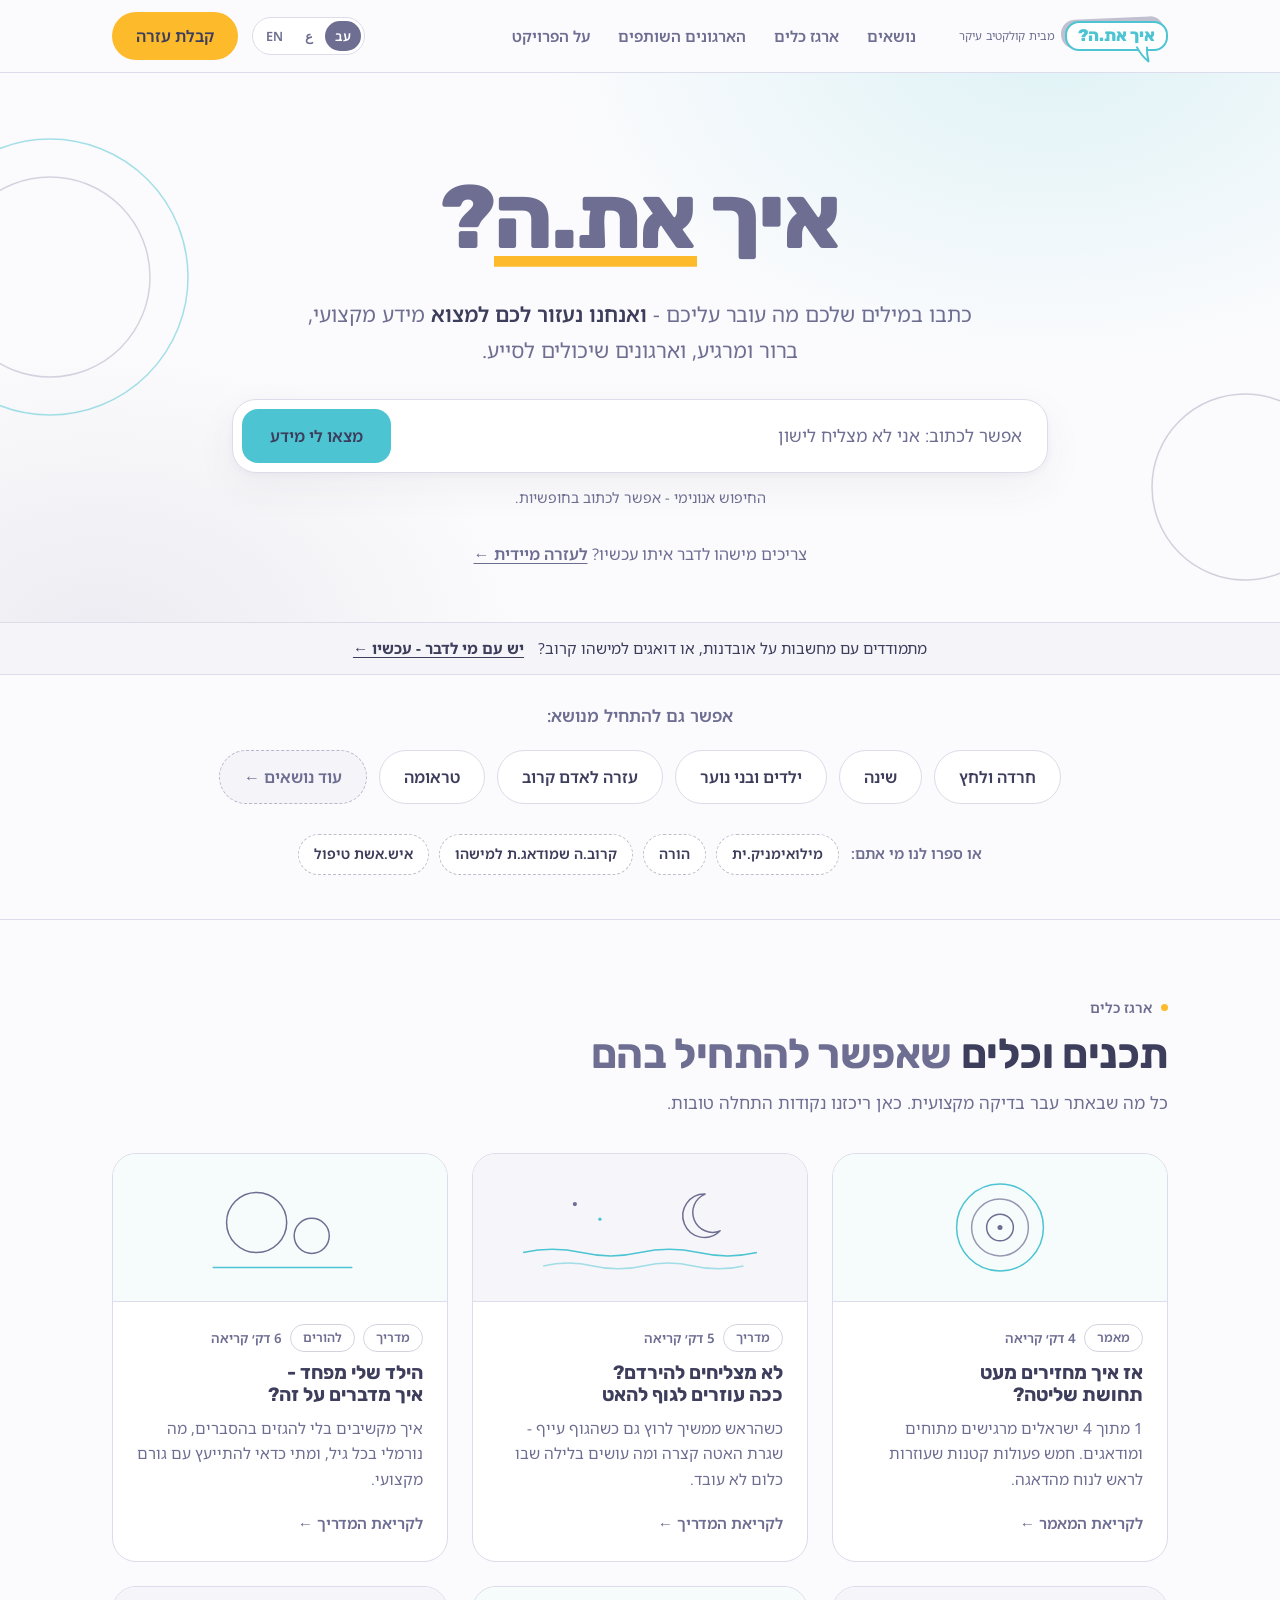
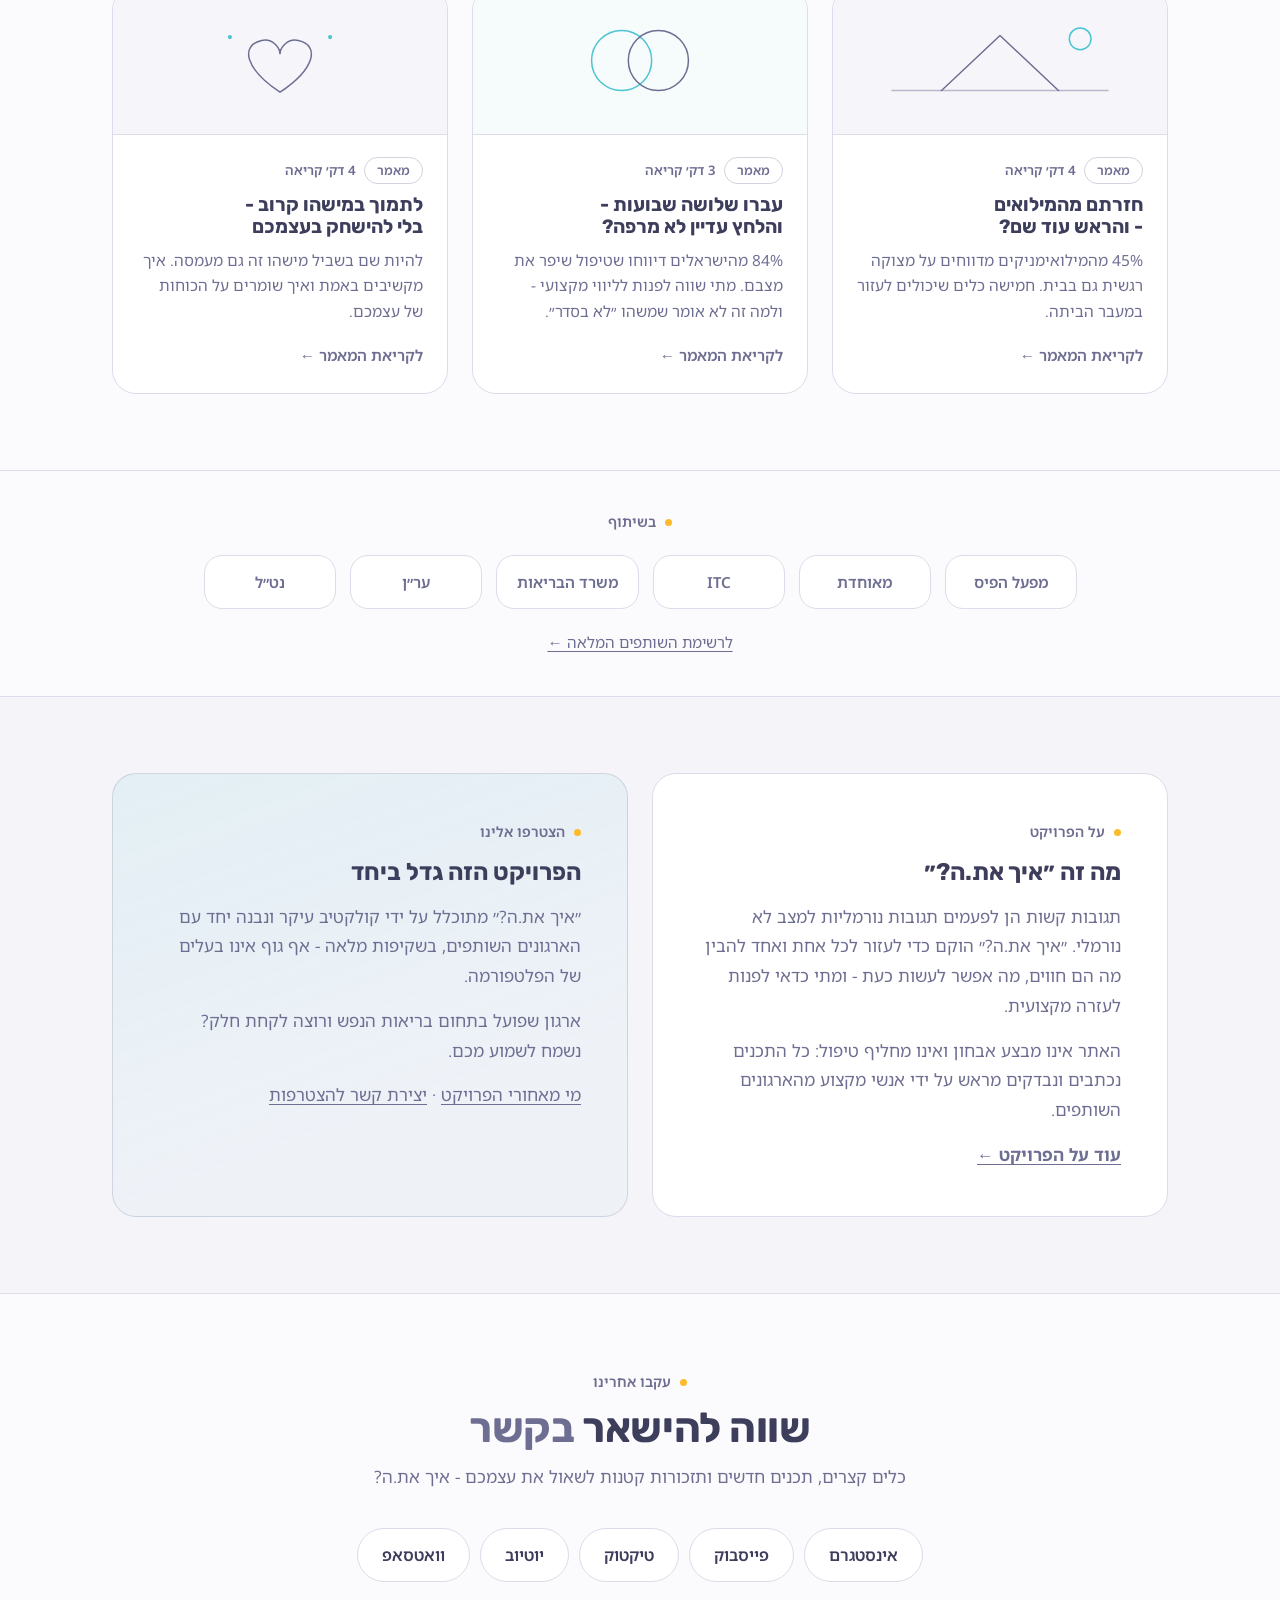
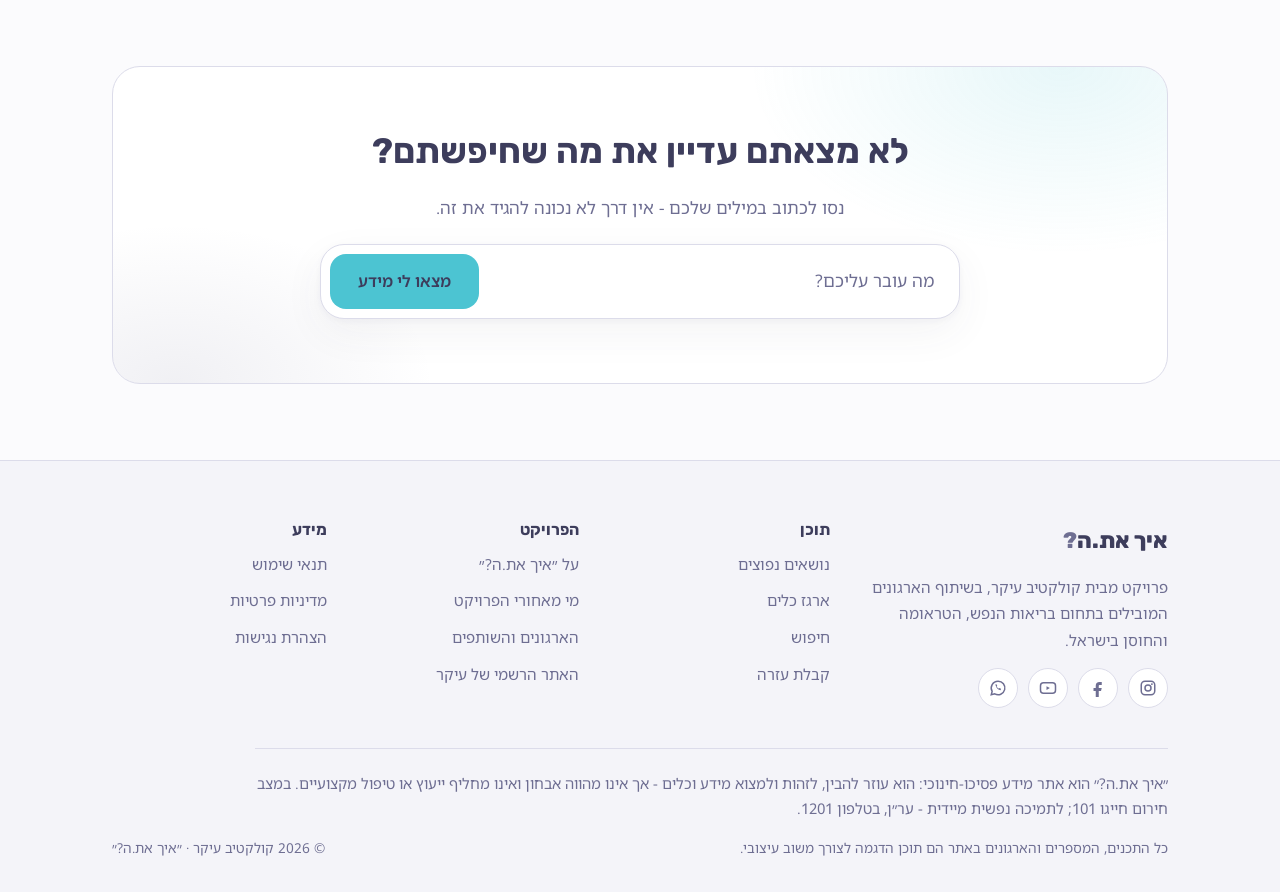
<file: index.html>
<!doctype html>
<html lang="he" dir="rtl">
<head>
<meta charset="utf-8">
<meta name="viewport" content="width=device-width, initial-scale=1">
<meta name="robots" content="noindex">
<title>איך את.ה? - מידע וכלים לרגעים קשים</title>
<meta name="description" content="כתבו מה עובר עליכם - ונעזור לכם למצוא מידע מקצועי וארגונים שיכולים לסייע. פרויקט מבית קולקטיב עיקר.">
<link rel="preconnect" href="https://fonts.googleapis.com">
<link rel="preconnect" href="https://fonts.gstatic.com" crossorigin>
<link rel="stylesheet" href="https://fonts.googleapis.com/css2?family=Rubik:wght@700;800&family=Noto+Sans+Hebrew:wght@400;600&display=swap">
<link rel="stylesheet" href="css/b.css">
<style>
/* ---------- index.html page styles ---------- */

/* topics: compact band, visually attached to the hero */
#topics.section { padding-block: 26px 44px; }
.topics-lede {
  text-align: center; color: var(--ink-soft);
  font-size: 1.05rem; font-weight: 600;
  margin: 0 0 20px;
}
.topics-row { justify-content: center; }
.topics-row .chip-more {
  background: var(--tint);
  border-style: dashed; border-color: rgba(110, 110, 146, 0.45);
  color: var(--plum);
}
.topics-row .chip-more:hover { border-color: var(--plum); background: rgba(76, 196, 210, 0.08); }

/* partners: slim quiet band */
#partners.section { padding-block: 34px 40px; }
.partners-eyebrow { text-align: center; margin: 0 0 20px; }
#partners .logo-pill { min-width: 132px; justify-content: center; padding: 13px 20px; font-size: 0.95rem; }
.partners-more { text-align: center; font-size: 0.95rem; margin: 20px 0 0; }
</style>
<link rel="icon" type="image/svg+xml" href="data:image/svg+xml,%3Csvg xmlns=%22http://www.w3.org/2000/svg%22 viewBox=%220 0 32 32%22%3E%3Crect x=%224.5%22 y=%225.5%22 width=%2226%22 height=%2220%22 rx=%227%22 fill=%22%23c6c6d6%22/%3E%3Crect x=%221.5%22 y=%222.5%22 width=%2226%22 height=%2220%22 rx=%227%22 fill=%22%23fff%22 stroke=%22%234cc4d2%22 stroke-width=%222%22/%3E%3Cpath d=%22M13 21.5 C14 25 16 28 19.5 30.5 C17 26.5 16.5 24 16.5 21.5 Z%22 fill=%22%23fff%22 stroke=%22%234cc4d2%22 stroke-width=%221.5%22/%3E%3Ctext x=%2214.5%22 y=%2219%22 font-family=%22Arial,sans-serif%22 font-size=%2216%22 font-weight=%22bold%22 fill=%22%234cc4d2%22 text-anchor=%22middle%22%3E?%3C/text%3E%3C/svg%3E">
</head>
<body>
<!-- SHELL:HEADER START -->
<a class="skip-link" href="#main">דילוג לתוכן</a>
<header class="topbar">
  <div class="container">
    <a class="brand" href="index.html"><span class="brand-bubble"><span class="brand-name">איך את.ה<span class="brand-q">?</span></span><svg class="tail" viewBox="0 0 22 18" aria-hidden="true"><path d="M5 0 H15 V2.6 C14.8 8 15.4 12 16.5 16.5 C11.5 12.5 8 8 5 2.6 Z" fill="#fff"/><path d="M5 2.4 C8 8 11.5 12.5 16.5 16.5 C15.4 12 14.8 8 15 2.4" fill="none" stroke="currentColor" stroke-width="2" stroke-linecap="round" stroke-linejoin="round"/></svg></span> <small>מבית קולקטיב עיקר</small></a>
    <nav class="topnav" aria-label="ניווט ראשי">
      <a href="topics.html">נושאים</a>
      <a href="index.html#featured">ארגז כלים</a>
      <a href="partners.html">הארגונים השותפים</a>
      <a href="about.html">על הפרויקט</a>
    </nav>
    <div class="topbar-side">
      <div class="lang-switch" role="group" aria-label="בחירת שפה (עברית, ערבית, אנגלית)" title="האתר יתמוך בעברית, ערבית ואנגלית; המעבר בין השפות ייבנה בשלב הפיתוח">
        <span aria-current="true">עב</span><span lang="ar">ع</span><span lang="en">EN</span>
      </div>
      <a class="btn btn-amber" href="help.html">קבלת עזרה</a>
      <button class="menu-toggle" data-menu-toggle aria-controls="mobileNav" aria-expanded="false" aria-label="פתיחת תפריט">
        <svg width="20" height="20" viewBox="0 0 20 20" aria-hidden="true"><path d="M2 5h16M2 10h16M2 15h16" stroke="currentColor" stroke-width="2" stroke-linecap="round"/></svg>
      </button>
    </div>
  </div>
  <nav class="mobile-nav" id="mobileNav" aria-label="ניווט ראשי - מובייל">
    <a href="topics.html">נושאים</a>
    <a href="index.html#featured">ארגז כלים</a>
    <a href="partners.html">הארגונים השותפים</a>
    <a href="about.html">על הפרויקט</a>
    <a href="help.html">קבלת עזרה</a>
  </nav>
</header>
<!-- SHELL:HEADER END -->

<main id="main" data-page="home">

  <!-- א. Hero -->
  <section class="hero">
    <div class="hero-air" aria-hidden="true"></div>
    <div class="hero-rings breathe" aria-hidden="true">
      <svg style="inset-inline-end:-90px; top:64px;" width="280" height="280" viewBox="0 0 280 280" fill="none">
        <circle cx="140" cy="140" r="138" stroke="#4cc4d2" stroke-width="1.5" opacity=".5"/>
        <circle cx="140" cy="140" r="100" stroke="#6e6e92" stroke-width="1.5" opacity=".28"/>
      </svg>
      <svg style="inset-inline-start:-60px; bottom:40px;" width="190" height="190" viewBox="0 0 190 190" fill="none">
        <circle cx="95" cy="95" r="93" stroke="#6e6e92" stroke-width="1.5" opacity=".3"/>
      </svg>
    </div>
    <div class="container">
      <h1>איך <span class="u-amber">את.ה</span><span class="brand-q">?</span></h1>
      <p class="lede">כתבו במילים שלכם מה עובר עליכם - <strong>ואנחנו נעזור לכם למצוא</strong> מידע מקצועי, ברור ומרגיע, וארגונים שיכולים לסייע.</p>
      <form class="search-form" action="search.html" method="get" role="search">
        <div class="search-box">
          <input type="text" name="q" aria-label="מה עובר עליכם? כתבו בשפה חופשית"
                 placeholder="אפשר לכתוב: אני לא מצליח לישון, הילד שלי מפחד, אני מרגישה מוצפת…">
          <button class="btn btn-teal" type="submit">מצאו לי מידע</button>
        </div>
        <p class="search-hint">החיפוש אנונימי - אפשר לכתוב בחופשיות.</p>
      </form>
      <p class="hero-help">צריכים מישהו לדבר איתו עכשיו? <a href="help.html">לעזרה מיידית ←</a></p>
    </div>
  </section>

  <div class="crisis-strip">מתמודדים עם מחשבות על אובדנות, או דואגים למישהו קרוב? <a href="help.html#crisis">יש עם מי לדבר - עכשיו ←</a></div>

  <!-- ב. נושאים נפוצים -->
  <section class="section" id="topics">
    <div class="container">
      <p class="topics-lede">אפשר גם להתחיל מנושא:</p>
      <div class="chip-row topics-row">
        <a class="chip-lg" href="search.html?q=חרדה ולחץ">חרדה ולחץ</a>
        <a class="chip-lg" href="search.html?q=שינה">שינה</a>
        <a class="chip-lg" href="search.html?q=ילדים ובני נוער">ילדים ובני נוער</a>
        <a class="chip-lg" href="search.html?q=עזרה לאדם קרוב">עזרה לאדם קרוב</a>
        <a class="chip-lg" href="search.html?q=טראומה">טראומה</a>
        <a class="chip-lg chip-more" href="topics.html">עוד נושאים ←</a>
      </div>
      <div class="who-row">
        <span class="who-label">או ספרו לנו מי אתם:</span>
        <div class="who-chips">
          <a class="chip who" href="search.html?q=מילואים">מילואימניק.ית</a>
          <a class="chip who" href="search.html?q=הילד שלי מפחד">הורה</a>
          <a class="chip who" href="search.html?q=עזרה לאדם קרוב">קרוב.ה שמודאג.ת למישהו</a>
          <a class="chip who" href="search.html?q=תמיכה במטפלים">איש.אשת טיפול</a>
        </div>
      </div>
    </div>
  </section>

  <!-- ד. כתבות ותכנים מובילים -->
  <section class="section section-line" id="featured">
    <div class="container">
      <div class="section-head">
        <span class="eyebrow">ארגז כלים</span>
        <h2>תכנים וכלים <em class="accent">שאפשר להתחיל בהם</em></h2>
        <p>כל מה שבאתר עבר בדיקה מקצועית. כאן ריכזנו נקודות התחלה טובות.</p>
      </div>
      <div class="card-grid">
        <a class="card" href="article.html">
          <div class="card-art art-a" aria-hidden="true">
            <svg viewBox="0 0 400 148" fill="none">
              <circle cx="200" cy="74" r="52" stroke="#4cc4d2" stroke-width="1.5" vector-effect="non-scaling-stroke"/>
              <circle cx="200" cy="74" r="34" stroke="#6e6e92" stroke-width="1.5" opacity=".7" vector-effect="non-scaling-stroke"/>
              <circle cx="200" cy="74" r="16" stroke="#6e6e92" stroke-width="1.5" vector-effect="non-scaling-stroke"/>
              <circle cx="200" cy="74" r="3" fill="#6e6e92"/>
            </svg>
          </div>
          <div class="card-body">
            <div class="card-meta"><span class="tag">מאמר</span><span>4 דק׳ קריאה</span></div>
            <h3>אז איך מחזירים מעט תחושת שליטה?</h3>
            <p class="excerpt">1 מתוך 4 ישראלים מרגישים מתוחים ומודאגים. חמש פעולות קטנות שעוזרות לראש לנוח מהדאגה.</p>
            <span class="card-cta">לקריאת המאמר ←</span>
          </div>
        </a>
        <a class="card" href="search.html?q=שינה">
          <div class="card-art art-b" aria-hidden="true">
            <svg viewBox="0 0 400 148" fill="none">
              <path d="M278 34 a26 26 0 1 0 18 44 a22 22 0 0 1 -18 -44 Z" stroke="#6e6e92" stroke-width="1.5" stroke-linejoin="round" vector-effect="non-scaling-stroke"/>
              <path d="M60 104 Q95 96 130 104 T200 104 T270 104 T340 104" stroke="#4cc4d2" stroke-width="1.5" vector-effect="non-scaling-stroke"/>
              <path d="M84 120 Q114 113 144 120 T204 120 T264 120 T324 120" stroke="#4cc4d2" stroke-width="1.5" opacity=".5" vector-effect="non-scaling-stroke"/>
              <circle cx="122" cy="46" r="2.5" fill="#6e6e92"/>
              <circle cx="152" cy="64" r="2" fill="#4cc4d2"/>
            </svg>
          </div>
          <div class="card-body">
            <div class="card-meta"><span class="tag">מדריך</span><span>5 דק׳ קריאה</span></div>
            <h3>לא מצליחים להירדם? ככה עוזרים לגוף להאט</h3>
            <p class="excerpt">כשהראש ממשיך לרוץ גם כשהגוף עייף - שגרת האטה קצרה ומה עושים בלילה שבו כלום לא עובד.</p>
            <span class="card-cta">לקריאת המדריך ←</span>
          </div>
        </a>
        <a class="card" href="search.html?q=הילד שלי מפחד">
          <div class="card-art art-a" aria-hidden="true">
            <svg viewBox="0 0 400 148" fill="none">
              <circle cx="172" cy="68" r="36" stroke="#6e6e92" stroke-width="1.5" vector-effect="non-scaling-stroke"/>
              <circle cx="238" cy="84" r="21" stroke="#6e6e92" stroke-width="1.5" vector-effect="non-scaling-stroke"/>
              <path d="M120 122 H286" stroke="#4cc4d2" stroke-width="1.5" stroke-linecap="round" vector-effect="non-scaling-stroke"/>
            </svg>
          </div>
          <div class="card-body">
            <div class="card-meta"><span class="tag">מדריך</span><span class="tag">להורים</span><span>6 דק׳ קריאה</span></div>
            <h3>הילד שלי מפחד - איך מדברים על זה?</h3>
            <p class="excerpt">איך מקשיבים בלי להגזים בהסברים, מה נורמלי בכל גיל, ומתי כדאי להתייעץ עם גורם מקצועי.</p>
            <span class="card-cta">לקריאת המדריך ←</span>
          </div>
        </a>
        <a class="card" href="search.html?q=מילואים">
          <div class="card-art art-b" aria-hidden="true">
            <svg viewBox="0 0 400 148" fill="none">
              <path d="M70 110 H330" stroke="#6e6e92" stroke-width="1.5" opacity=".45" vector-effect="non-scaling-stroke"/>
              <path d="M130 110 L200 44 L270 110" stroke="#6e6e92" stroke-width="1.5" stroke-linecap="round" stroke-linejoin="round" vector-effect="non-scaling-stroke"/>
              <circle cx="296" cy="48" r="13" stroke="#4cc4d2" stroke-width="1.5" vector-effect="non-scaling-stroke"/>
            </svg>
          </div>
          <div class="card-body">
            <div class="card-meta"><span class="tag">מאמר</span><span>4 דק׳ קריאה</span></div>
            <h3>חזרתם מהמילואים - והראש עוד שם?</h3>
            <p class="excerpt">45% מהמילואימניקים מדווחים על מצוקה רגשית גם בבית. חמישה כלים שיכולים לעזור במעבר הביתה.</p>
            <span class="card-cta">לקריאת המאמר ←</span>
          </div>
        </a>
        <a class="card" href="search.html?q=מתי לפנות לטיפול">
          <div class="card-art art-a" aria-hidden="true">
            <svg viewBox="0 0 400 148" fill="none">
              <circle cx="178" cy="74" r="36" stroke="#4cc4d2" stroke-width="1.5" vector-effect="non-scaling-stroke"/>
              <circle cx="222" cy="74" r="36" stroke="#6e6e92" stroke-width="1.5" vector-effect="non-scaling-stroke"/>
            </svg>
          </div>
          <div class="card-body">
            <div class="card-meta"><span class="tag">מאמר</span><span>3 דק׳ קריאה</span></div>
            <h3>עברו שלושה שבועות - והלחץ עדיין לא מרפה?</h3>
            <p class="excerpt">84% מהישראלים דיווחו שטיפול שיפר את מצבם. מתי שווה לפנות לליווי מקצועי - ולמה זה לא אומר שמשהו ״לא בסדר״.</p>
            <span class="card-cta">לקריאת המאמר ←</span>
          </div>
        </a>
        <a class="card" href="search.html?q=עזרה לאדם קרוב">
          <div class="card-art art-b" aria-hidden="true">
            <svg viewBox="0 0 400 148" fill="none">
              <path d="M200 112 C158 84 152 56 178 50 C192 47 200 60 200 66 C200 60 208 47 222 50 C248 56 242 84 200 112 Z" stroke="#6e6e92" stroke-width="1.5" stroke-linejoin="round" vector-effect="non-scaling-stroke"/>
              <circle cx="140" cy="46" r="2.5" fill="#4cc4d2"/>
              <circle cx="260" cy="46" r="2.5" fill="#4cc4d2"/>
            </svg>
          </div>
          <div class="card-body">
            <div class="card-meta"><span class="tag">מאמר</span><span>4 דק׳ קריאה</span></div>
            <h3>לתמוך במישהו קרוב - בלי להישחק בעצמכם</h3>
            <p class="excerpt">להיות שם בשביל מישהו זה גם מעמסה. איך מקשיבים באמת ואיך שומרים על הכוחות של עצמכם.</p>
            <span class="card-cta">לקריאת המאמר ←</span>
          </div>
        </a>
      </div>
    </div>
  </section>

  <!-- ג. שותפים -->
  <section class="section section-line" id="partners">
    <div class="container">
      <p class="partners-eyebrow"><span class="eyebrow">בשיתוף</span></p>
      <div class="logo-strip">
        <a class="logo-pill" href="partners.html">מפעל הפיס</a>
        <a class="logo-pill" href="partners.html">מאוחדת</a>
        <a class="logo-pill" href="partners.html">ITC</a>
        <a class="logo-pill" href="partners.html">משרד הבריאות</a>
        <a class="logo-pill" href="partners.html">ער״ן</a>
        <a class="logo-pill" href="partners.html">נט״ל</a>
      </div>
      <p class="partners-more"><a href="partners.html">לרשימת השותפים המלאה ←</a></p>
    </div>
  </section>

  <!-- ה+ו. על הפרויקט / הצטרפו אלינו -->
  <section class="section section-line section-tint" id="about">
    <div class="container card-grid-2">
      <div class="panel">
        <span class="eyebrow">על הפרויקט</span>
        <h2>מה זה ״איך את.ה?״</h2>
        <p>תגובות קשות הן לפעמים תגובות נורמליות למצב לא נורמלי. ״איך את.ה?״ הוקם כדי לעזור לכל אחת ואחד להבין מה הם חווים, מה אפשר לעשות כעת - ומתי כדאי לפנות לעזרה מקצועית.</p>
        <p>האתר אינו מבצע אבחון ואינו מחליף טיפול: כל התכנים נכתבים ונבדקים מראש על ידי אנשי מקצוע מהארגונים השותפים.</p>
        <p><a href="about.html"><strong>עוד על הפרויקט ←</strong></a></p>
      </div>
      <div class="panel panel-teal">
        <span class="eyebrow">הצטרפו אלינו</span>
        <h2>הפרויקט הזה גדל ביחד</h2>
        <p>״איך את.ה?״ מתוכלל על ידי קולקטיב עיקר ונבנה יחד עם הארגונים השותפים, בשקיפות מלאה - אף גוף אינו בעלים של הפלטפורמה.</p>
        <p>ארגון שפועל בתחום בריאות הנפש ורוצה לקחת חלק? נשמח לשמוע מכם.</p>
        <p><a href="about.html#eiker">מי מאחורי הפרויקט</a> · <a href="#" rel="external">יצירת קשר להצטרפות</a></p>
      </div>
    </div>
  </section>

  <!-- ז. סושיאל -->
  <section class="section section-line" id="social">
    <div class="container">
      <div class="section-head center">
        <span class="eyebrow">עקבו אחרינו</span>
        <h2>שווה להישאר <em class="accent">בקשר</em></h2>
        <p>כלים קצרים, תכנים חדשים ותזכורות קטנות לשאול את עצמכם - איך את.ה?</p>
      </div>
      <div class="chip-row">
        <a class="chip-lg" href="#" rel="external">אינסטגרם</a>
        <a class="chip-lg" href="#" rel="external">פייסבוק</a>
        <a class="chip-lg" href="#" rel="external">טיקטוק</a>
        <a class="chip-lg" href="#" rel="external">יוטיוב</a>
        <a class="chip-lg" href="#" rel="external">וואטסאפ</a>
      </div>
    </div>
  </section>

  <!-- ח. חיפוש חוזר -->
  <section class="section" id="search-again" style="padding-top: 8px;">
    <div class="container">
      <div class="again-panel">
        <h2>לא מצאתם עדיין את מה שחיפשתם?</h2>
        <p>נסו לכתוב במילים שלכם - אין דרך לא נכונה להגיד את זה.</p>
        <form class="search-form" action="search.html" method="get" role="search">
          <div class="search-box">
            <input type="text" name="q" aria-label="מה עובר עליכם? כתבו בשפה חופשית" placeholder="מה עובר עליכם?">
            <button class="btn btn-teal" type="submit">מצאו לי מידע</button>
          </div>
        </form>
      </div>
    </div>
  </section>

</main>

<!-- SHELL:FOOTER START -->
<footer class="footer">
  <div class="container">
    <div class="footer-grid">
      <div class="footer-about">
        <a class="brand" href="index.html"><span class="brand-name">איך את.ה<span class="brand-q">?</span></span></a>
        <p>פרויקט מבית קולקטיב עיקר, בשיתוף הארגונים המובילים בתחום בריאות הנפש, הטראומה והחוסן בישראל.</p>
        <div class="social-row" aria-label="רשתות חברתיות">
          <a href="#" aria-label="אינסטגרם"><svg width="18" height="18" viewBox="0 0 24 24" fill="none" aria-hidden="true"><rect x="3" y="3" width="18" height="18" rx="5" stroke="currentColor" stroke-width="2"/><circle cx="12" cy="12" r="4" stroke="currentColor" stroke-width="2"/><circle cx="17.2" cy="6.8" r="1.3" fill="currentColor"/></svg></a>
          <a href="#" aria-label="פייסבוק"><svg width="18" height="18" viewBox="0 0 24 24" fill="none" aria-hidden="true"><path d="M14 8h3V4h-3a5 5 0 0 0-5 5v3H6v4h3v8h4v-8h3l1-4h-4V9a1 1 0 0 1 1-1Z" fill="currentColor"/></svg></a>
          <a href="#" aria-label="יוטיוב"><svg width="18" height="18" viewBox="0 0 24 24" fill="none" aria-hidden="true"><rect x="2" y="5" width="20" height="14" rx="4" stroke="currentColor" stroke-width="2"/><path d="M10 9.5v5l4.5-2.5L10 9.5Z" fill="currentColor"/></svg></a>
          <a href="#" aria-label="וואטסאפ"><svg width="18" height="18" viewBox="0 0 24 24" fill="none" aria-hidden="true"><path d="M12 3a9 9 0 0 0-7.8 13.5L3 21l4.7-1.2A9 9 0 1 0 12 3Z" stroke="currentColor" stroke-width="2"/><path d="M9 8.5c.5 3 3.5 6 6.5 6.5l.5-2-2-1-1 .8c-1-.5-2.3-1.8-2.8-2.8l.8-1-1-2-2 .5Z" fill="currentColor"/></svg></a>
        </div>
      </div>
      <nav aria-label="ניווט - תוכן">
        <h3>תוכן</h3>
        <ul>
          <li><a href="topics.html">נושאים נפוצים</a></li>
          <li><a href="index.html#featured">ארגז כלים</a></li>
          <li><a href="search.html">חיפוש</a></li>
          <li><a href="help.html">קבלת עזרה</a></li>
        </ul>
      </nav>
      <nav aria-label="ניווט - הפרויקט">
        <h3>הפרויקט</h3>
        <ul>
          <li><a href="about.html">על ״איך את.ה?״</a></li>
          <li><a href="about.html#eiker">מי מאחורי הפרויקט</a></li>
          <li><a href="partners.html">הארגונים והשותפים</a></li>
          <li><a href="https://www.icarcollective.org/he/" rel="external">האתר הרשמי של עיקר</a></li>
        </ul>
      </nav>
      <nav aria-label="ניווט - מידע">
        <h3>מידע</h3>
        <ul>
          <li><a href="#">תנאי שימוש</a></li>
          <li><a href="#">מדיניות פרטיות</a></li>
          <li><a href="#">הצהרת נגישות</a></li>
        </ul>
      </nav>
    </div>
    <p class="footer-disclaimer">״איך את.ה?״ הוא אתר מידע פסיכו-חינוכי: הוא עוזר להבין, לזהות ולמצוא מידע וכלים - אך אינו מהווה אבחון ואינו מחליף ייעוץ או טיפול מקצועיים. במצב חירום חייגו 101; לתמיכה נפשית מיידית - ער״ן, בטלפון 1201.</p>
    <div class="footer-note">
      <span>כל התכנים, המספרים והארגונים באתר הם תוכן הדגמה לצורך משוב עיצובי.</span>
      <span>© 2026 קולקטיב עיקר · ״איך את.ה?״</span>
    </div>
  </div>
</footer>
<script src="js/b.js"></script>
<!-- SHELL:FOOTER END -->
</body>
</html>
</file>
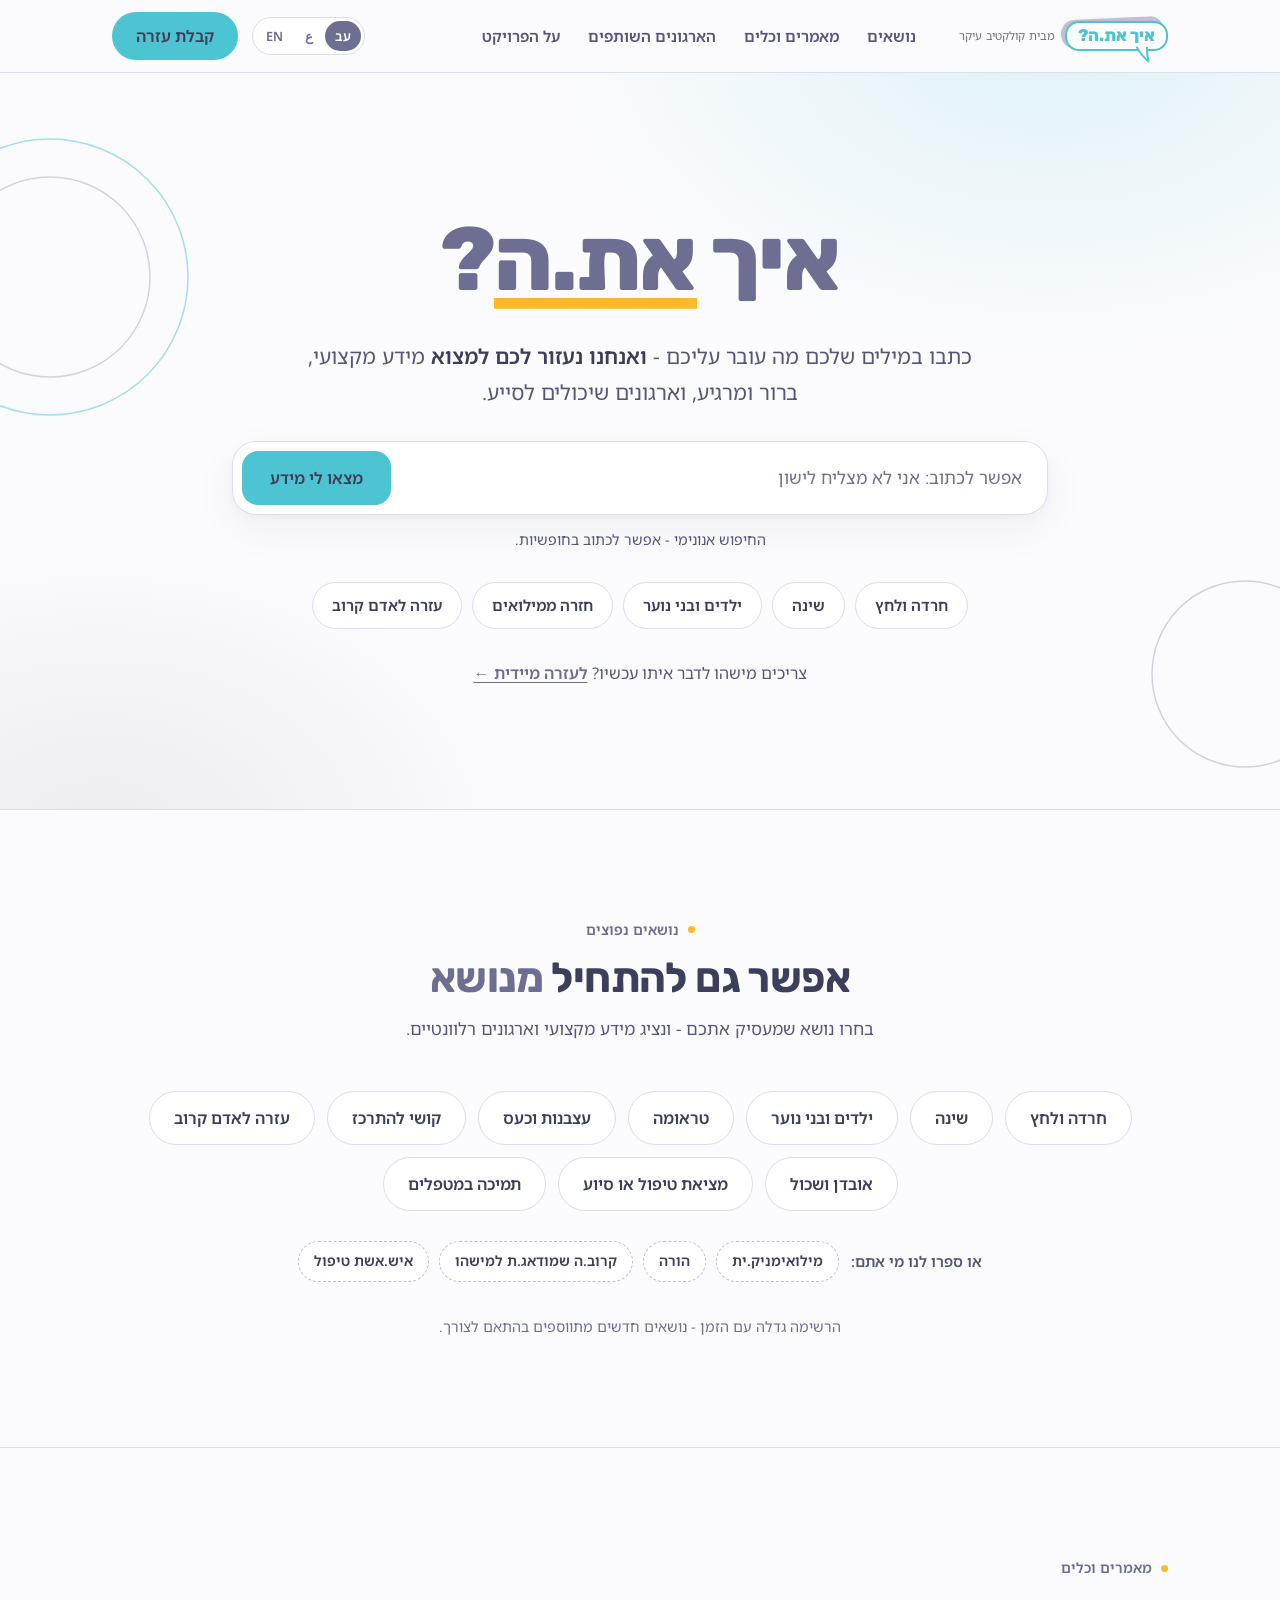
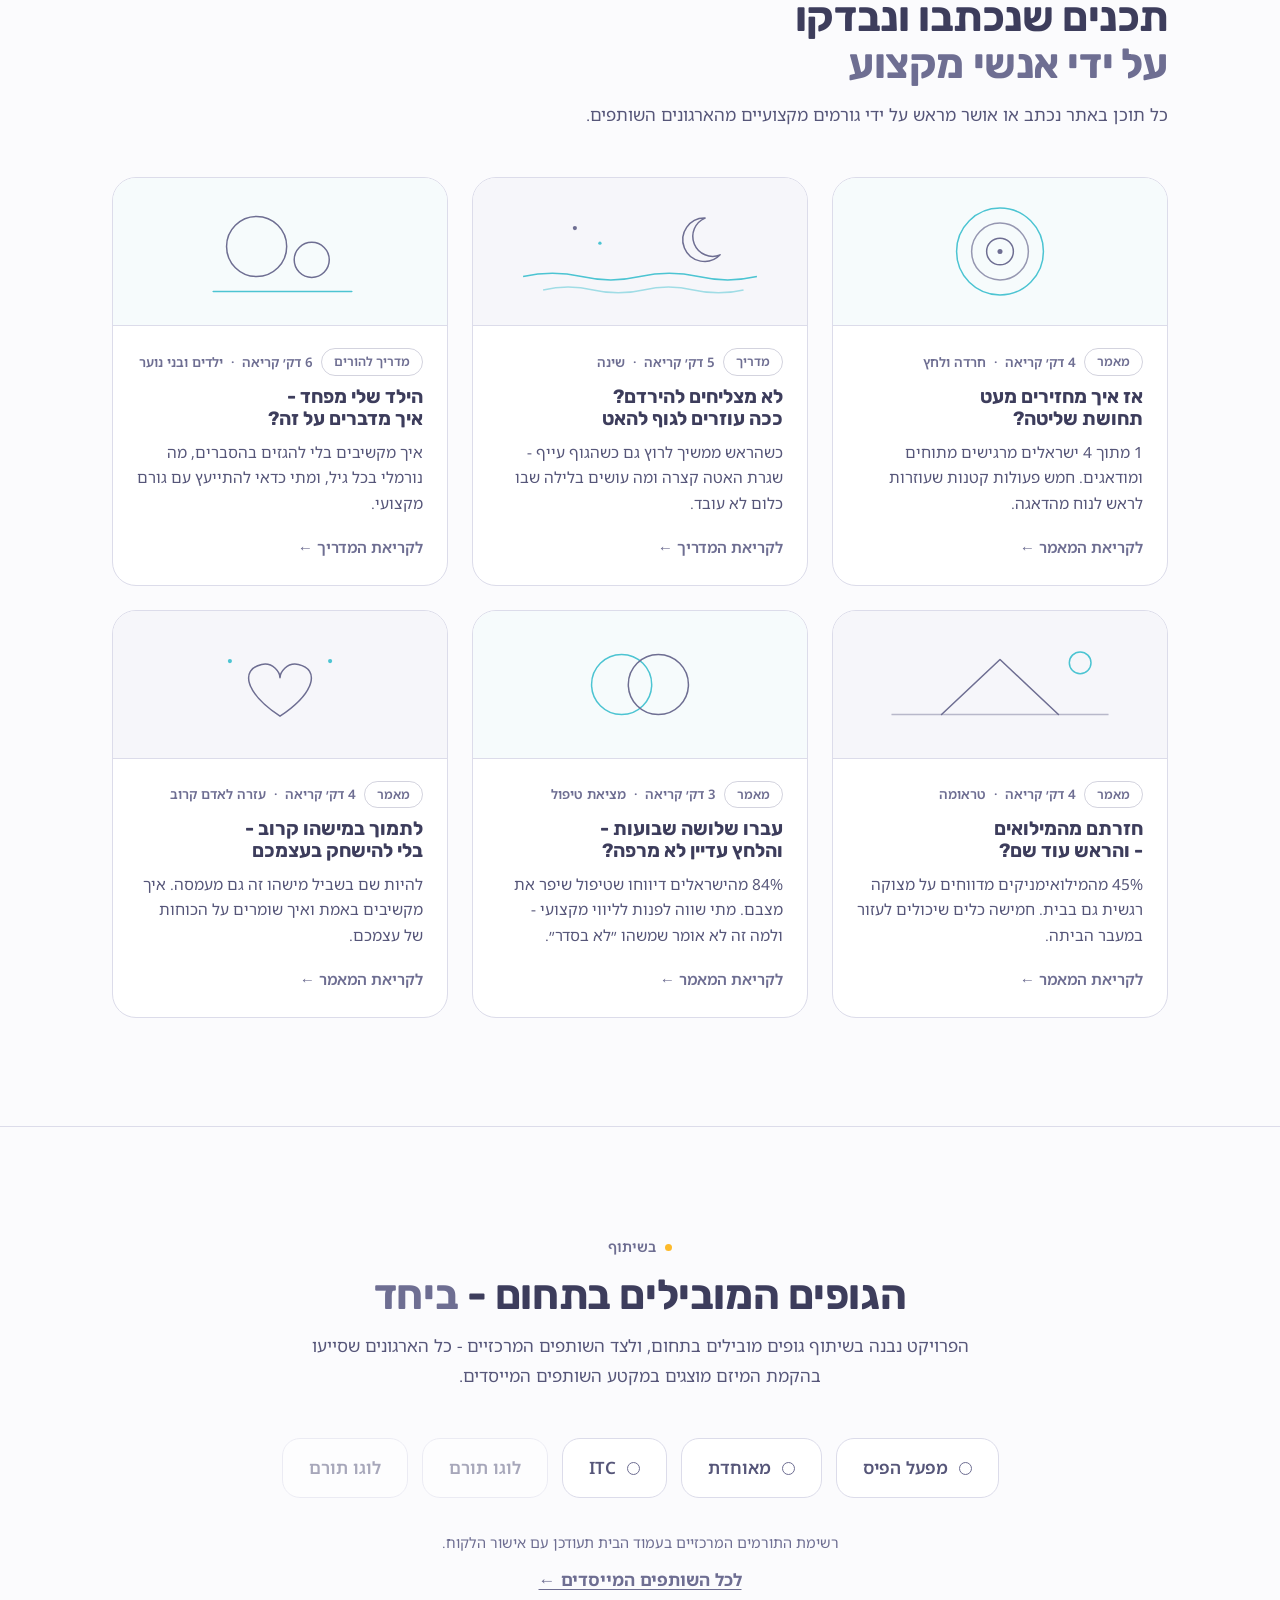
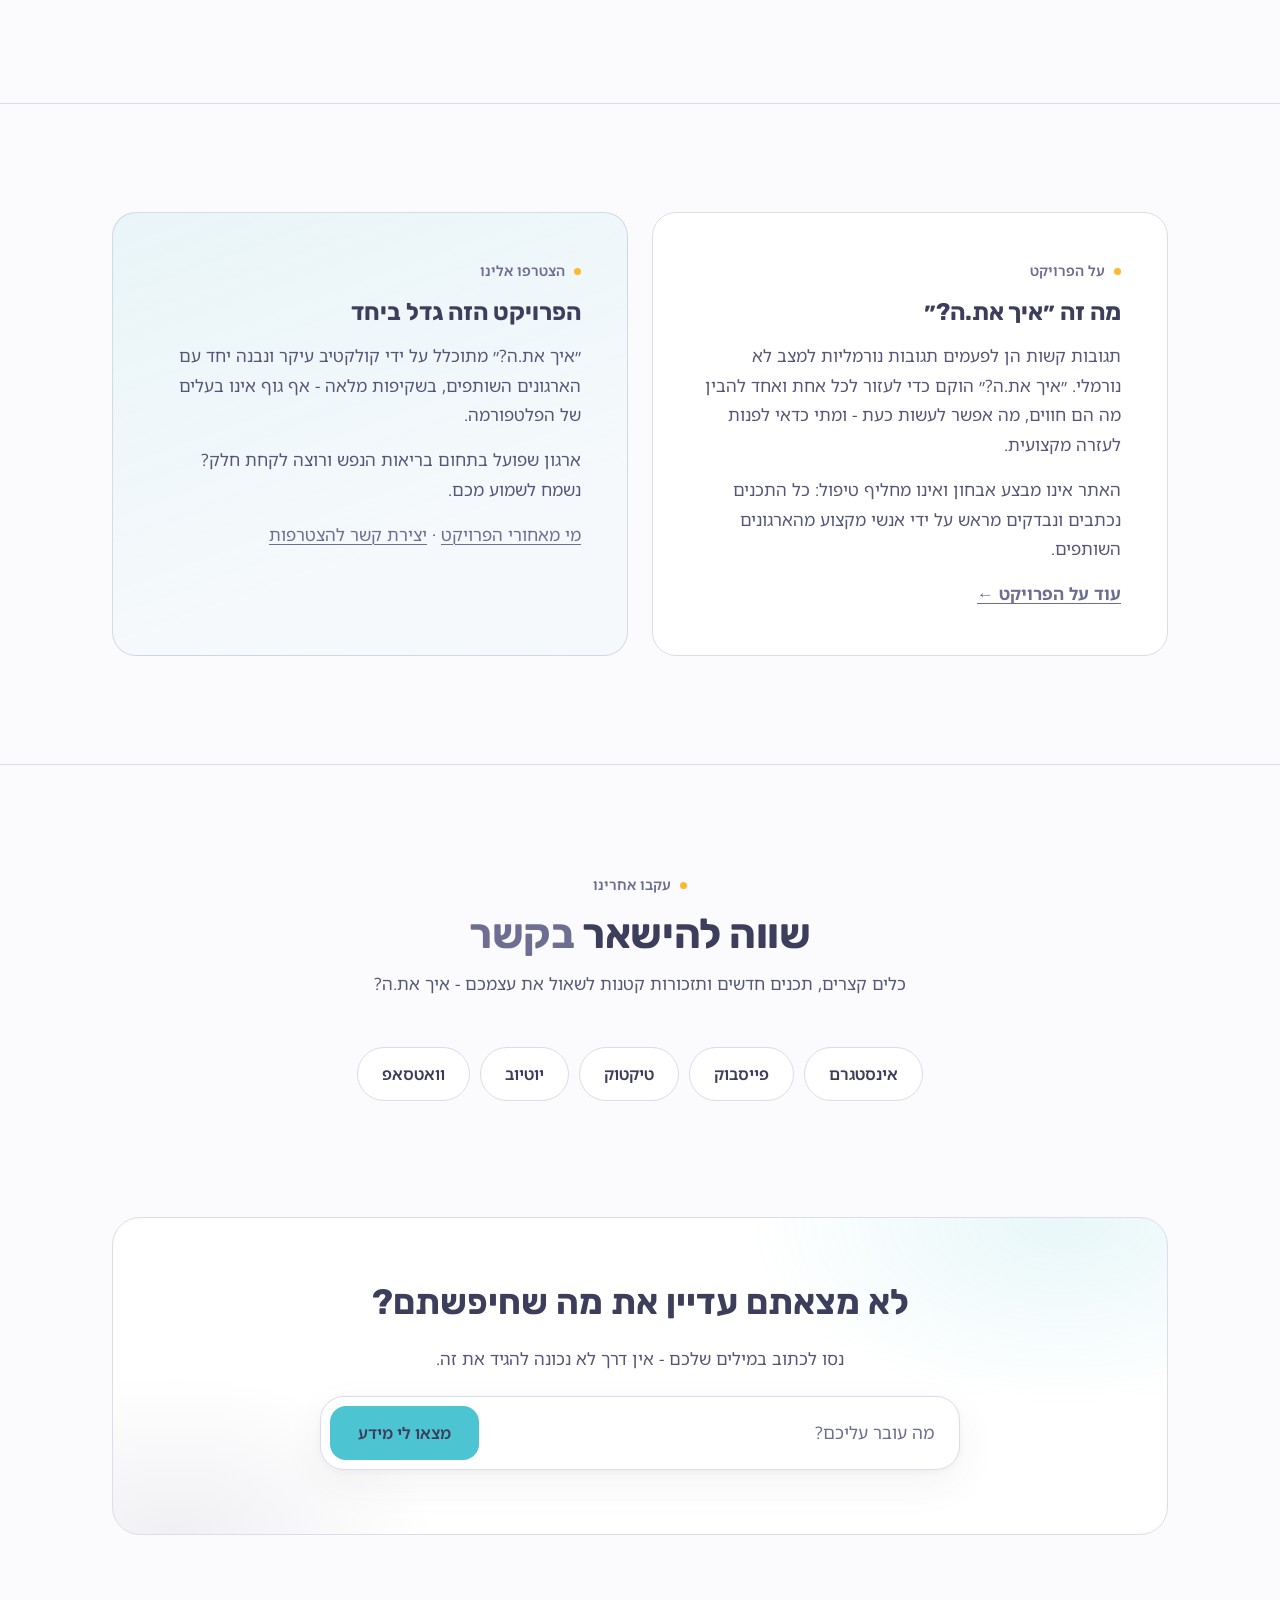
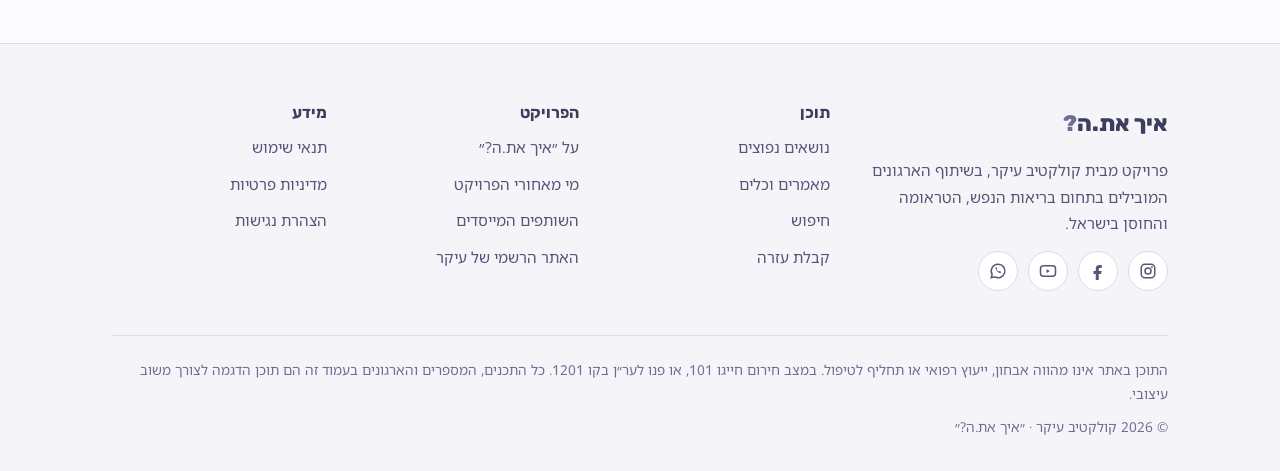
<file: v1/index.html>
<!doctype html>
<html lang="he" dir="rtl">
<head>
<meta charset="utf-8">
<meta name="viewport" content="width=device-width, initial-scale=1">
<meta name="robots" content="noindex">
<title>איך את.ה? - מידע וכלים לרגעים קשים</title>
<meta name="description" content="כתבו מה עובר עליכם - ונעזור לכם למצוא מידע מקצועי וארגונים שיכולים לסייע. פרויקט מבית קולקטיב עיקר.">
<link rel="preconnect" href="https://fonts.googleapis.com">
<link rel="preconnect" href="https://fonts.gstatic.com" crossorigin>
<link rel="stylesheet" href="https://fonts.googleapis.com/css2?family=Rubik:wght@700;800&family=Noto+Sans+Hebrew:wght@400;600&display=swap">
<link rel="stylesheet" href="css/b.css">
<link rel="icon" type="image/svg+xml" href="data:image/svg+xml,%3Csvg xmlns=%22http://www.w3.org/2000/svg%22 viewBox=%220 0 32 32%22%3E%3Crect x=%224.5%22 y=%225.5%22 width=%2226%22 height=%2220%22 rx=%227%22 fill=%22%23c6c6d6%22/%3E%3Crect x=%221.5%22 y=%222.5%22 width=%2226%22 height=%2220%22 rx=%227%22 fill=%22%23fff%22 stroke=%22%234cc4d2%22 stroke-width=%222%22/%3E%3Cpath d=%22M13 21.5 C14 25 16 28 19.5 30.5 C17 26.5 16.5 24 16.5 21.5 Z%22 fill=%22%23fff%22 stroke=%22%234cc4d2%22 stroke-width=%221.5%22/%3E%3Ctext x=%2214.5%22 y=%2219%22 font-family=%22Arial,sans-serif%22 font-size=%2216%22 font-weight=%22bold%22 fill=%22%234cc4d2%22 text-anchor=%22middle%22%3E?%3C/text%3E%3C/svg%3E">
</head>
<body>
<!-- SHELL:HEADER START -->
<a class="skip-link" href="#main">דילוג לתוכן</a>
<header class="topbar">
  <div class="container">
    <a class="brand" href="index.html"><span class="brand-bubble"><span class="brand-name">איך את.ה<span class="brand-q">?</span></span><svg class="tail" viewBox="0 0 22 18" aria-hidden="true"><path d="M5 0 H15 V2.6 C14.8 8 15.4 12 16.5 16.5 C11.5 12.5 8 8 5 2.6 Z" fill="#fff"/><path d="M5 2.4 C8 8 11.5 12.5 16.5 16.5 C15.4 12 14.8 8 15 2.4" fill="none" stroke="currentColor" stroke-width="2" stroke-linecap="round" stroke-linejoin="round"/></svg></span> <small>מבית קולקטיב עיקר</small></a>
    <nav class="topnav" aria-label="ניווט ראשי">
      <a href="index.html#topics">נושאים</a>
      <a href="index.html#featured">מאמרים וכלים</a>
      <a href="partners.html">הארגונים השותפים</a>
      <a href="about.html">על הפרויקט</a>
    </nav>
    <div class="topbar-side">
      <div class="lang-switch" role="group" aria-label="בחירת שפה (עברית, ערבית, אנגלית)" title="האתר יתמוך בעברית, ערבית ואנגלית; המעבר בין השפות ייבנה בשלב הפיתוח">
        <span aria-current="true">עב</span><span lang="ar">ع</span><span lang="en">EN</span>
      </div>
      <a class="btn btn-teal" href="help.html">קבלת עזרה</a>
      <button class="menu-toggle" data-menu-toggle aria-controls="mobileNav" aria-expanded="false" aria-label="פתיחת תפריט">
        <svg width="20" height="20" viewBox="0 0 20 20" aria-hidden="true"><path d="M2 5h16M2 10h16M2 15h16" stroke="currentColor" stroke-width="2" stroke-linecap="round"/></svg>
      </button>
    </div>
  </div>
  <nav class="mobile-nav" id="mobileNav" aria-label="ניווט ראשי - מובייל">
    <a href="index.html#topics">נושאים</a>
    <a href="index.html#featured">מאמרים וכלים</a>
    <a href="partners.html">הארגונים השותפים</a>
    <a href="about.html">על הפרויקט</a>
    <a href="help.html">קבלת עזרה</a>
  </nav>
</header>
<!-- SHELL:HEADER END -->

<main id="main" data-page="home">

  <!-- א. Hero -->
  <section class="hero">
    <div class="hero-air" aria-hidden="true"></div>
    <div class="hero-rings" aria-hidden="true">
      <svg style="inset-inline-end:-90px; top:64px;" width="280" height="280" viewBox="0 0 280 280" fill="none">
        <circle cx="140" cy="140" r="138" stroke="#4cc4d2" stroke-width="1.5" opacity=".5"/>
        <circle cx="140" cy="140" r="100" stroke="#6e6e92" stroke-width="1.5" opacity=".28"/>
      </svg>
      <svg style="inset-inline-start:-60px; bottom:40px;" width="190" height="190" viewBox="0 0 190 190" fill="none">
        <circle cx="95" cy="95" r="93" stroke="#6e6e92" stroke-width="1.5" opacity=".3"/>
      </svg>
    </div>
    <div class="container">
      <h1>איך <span class="u-amber">את.ה</span><span class="brand-q">?</span></h1>
      <p class="lede">כתבו במילים שלכם מה עובר עליכם - <strong>ואנחנו נעזור לכם למצוא</strong> מידע מקצועי, ברור ומרגיע, וארגונים שיכולים לסייע.</p>
      <form class="search-form" action="search.html" method="get" role="search">
        <div class="search-box">
          <input type="text" name="q" aria-label="מה עובר עליכם? כתבו בשפה חופשית"
                 placeholder="אפשר לכתוב: אני לא מצליח לישון, הילד שלי מפחד, אני מרגישה מוצפת…">
          <button class="btn btn-teal" type="submit">מצאו לי מידע</button>
        </div>
        <p class="search-hint">החיפוש אנונימי - אפשר לכתוב בחופשיות.</p>
      </form>
      <div class="chip-row" aria-label="נושאים נפוצים">
        <a class="chip" href="search.html?q=חרדה ולחץ">חרדה ולחץ</a>
        <a class="chip" href="search.html?q=שינה">שינה</a>
        <a class="chip" href="search.html?q=ילדים ובני נוער">ילדים ובני נוער</a>
        <a class="chip" href="search.html?q=מילואים">חזרה ממילואים</a>
        <a class="chip" href="search.html?q=עזרה לאדם קרוב">עזרה לאדם קרוב</a>
      </div>
      <p class="hero-help">צריכים מישהו לדבר איתו עכשיו? <a href="help.html">לעזרה מיידית ←</a></p>
    </div>
  </section>

  <!-- ב. נושאים נפוצים -->
  <section class="section section-line" id="topics">
    <div class="container">
      <div class="section-head center">
        <span class="eyebrow">נושאים נפוצים</span>
        <h2>אפשר גם להתחיל <em class="accent">מנושא</em></h2>
        <p>בחרו נושא שמעסיק אתכם - ונציג מידע מקצועי וארגונים רלוונטיים.</p>
      </div>
      <div class="chip-row topics-row">
        <a class="chip-lg" href="search.html?q=חרדה ולחץ">חרדה ולחץ</a>
        <a class="chip-lg" href="search.html?q=שינה">שינה</a>
        <a class="chip-lg" href="search.html?q=ילדים ובני נוער">ילדים ובני נוער</a>
        <a class="chip-lg" href="search.html?q=טראומה">טראומה</a>
        <a class="chip-lg" href="search.html?q=עצבנות וכעס">עצבנות וכעס</a>
        <a class="chip-lg" href="search.html?q=קושי להתרכז">קושי להתרכז</a>
        <a class="chip-lg" href="search.html?q=עזרה לאדם קרוב">עזרה לאדם קרוב</a>
        <a class="chip-lg" href="search.html?q=אובדן ושכול">אובדן ושכול</a>
        <a class="chip-lg" href="search.html?q=מציאת טיפול">מציאת טיפול או סיוע</a>
        <a class="chip-lg" href="search.html?q=תמיכה במטפלים">תמיכה במטפלים</a>
      </div>
      <div class="who-row">
        <span class="who-label">או ספרו לנו מי אתם:</span>
        <div class="who-chips">
          <a class="chip who" href="search.html?q=מילואים">מילואימניק.ית</a>
          <a class="chip who" href="search.html?q=הילד שלי מפחד">הורה</a>
          <a class="chip who" href="search.html?q=עזרה לאדם קרוב">קרוב.ה שמודאג.ת למישהו</a>
          <a class="chip who" href="search.html?q=תמיכה במטפלים">איש.אשת טיפול</a>
        </div>
      </div>
      <p class="center muted small mt-lg">הרשימה גדלה עם הזמן - נושאים חדשים מתווספים בהתאם לצורך.</p>
    </div>
  </section>

  <!-- ד. כתבות ותכנים מובילים -->
  <section class="section section-line" id="featured">
    <div class="container">
      <div class="section-head">
        <span class="eyebrow">מאמרים וכלים</span>
        <h2>תכנים שנכתבו ונבדקו <em class="accent">על ידי אנשי מקצוע</em></h2>
        <p>כל תוכן באתר נכתב או אושר מראש על ידי גורמים מקצועיים מהארגונים השותפים.</p>
      </div>
      <div class="card-grid">
        <a class="card" href="article.html">
          <div class="card-art art-a" aria-hidden="true">
            <svg viewBox="0 0 400 148" fill="none">
              <circle cx="200" cy="74" r="52" stroke="#4cc4d2" stroke-width="1.5" vector-effect="non-scaling-stroke"/>
              <circle cx="200" cy="74" r="34" stroke="#6e6e92" stroke-width="1.5" opacity=".7" vector-effect="non-scaling-stroke"/>
              <circle cx="200" cy="74" r="16" stroke="#6e6e92" stroke-width="1.5" vector-effect="non-scaling-stroke"/>
              <circle cx="200" cy="74" r="3" fill="#6e6e92"/>
            </svg>
          </div>
          <div class="card-body">
            <div class="card-meta"><span class="tag">מאמר</span><span>4 דק׳ קריאה</span><span>·</span><span>חרדה ולחץ</span></div>
            <h3>אז איך מחזירים מעט תחושת שליטה?</h3>
            <p class="excerpt">1 מתוך 4 ישראלים מרגישים מתוחים ומודאגים. חמש פעולות קטנות שעוזרות לראש לנוח מהדאגה.</p>
            <span class="card-cta">לקריאת המאמר ←</span>
          </div>
        </a>
        <a class="card" href="search.html?q=שינה">
          <div class="card-art art-b" aria-hidden="true">
            <svg viewBox="0 0 400 148" fill="none">
              <path d="M278 34 a26 26 0 1 0 18 44 a22 22 0 0 1 -18 -44 Z" stroke="#6e6e92" stroke-width="1.5" stroke-linejoin="round" vector-effect="non-scaling-stroke"/>
              <path d="M60 104 Q95 96 130 104 T200 104 T270 104 T340 104" stroke="#4cc4d2" stroke-width="1.5" vector-effect="non-scaling-stroke"/>
              <path d="M84 120 Q114 113 144 120 T204 120 T264 120 T324 120" stroke="#4cc4d2" stroke-width="1.5" opacity=".5" vector-effect="non-scaling-stroke"/>
              <circle cx="122" cy="46" r="2.5" fill="#6e6e92"/>
              <circle cx="152" cy="64" r="2" fill="#4cc4d2"/>
            </svg>
          </div>
          <div class="card-body">
            <div class="card-meta"><span class="tag">מדריך</span><span>5 דק׳ קריאה</span><span>·</span><span>שינה</span></div>
            <h3>לא מצליחים להירדם? ככה עוזרים לגוף להאט</h3>
            <p class="excerpt">כשהראש ממשיך לרוץ גם כשהגוף עייף - שגרת האטה קצרה ומה עושים בלילה שבו כלום לא עובד.</p>
            <span class="card-cta">לקריאת המדריך ←</span>
          </div>
        </a>
        <a class="card" href="search.html?q=הילד שלי מפחד">
          <div class="card-art art-a" aria-hidden="true">
            <svg viewBox="0 0 400 148" fill="none">
              <circle cx="172" cy="68" r="36" stroke="#6e6e92" stroke-width="1.5" vector-effect="non-scaling-stroke"/>
              <circle cx="238" cy="84" r="21" stroke="#6e6e92" stroke-width="1.5" vector-effect="non-scaling-stroke"/>
              <path d="M120 122 H286" stroke="#4cc4d2" stroke-width="1.5" stroke-linecap="round" vector-effect="non-scaling-stroke"/>
            </svg>
          </div>
          <div class="card-body">
            <div class="card-meta"><span class="tag">מדריך להורים</span><span>6 דק׳ קריאה</span><span>·</span><span>ילדים ובני נוער</span></div>
            <h3>הילד שלי מפחד - איך מדברים על זה?</h3>
            <p class="excerpt">איך מקשיבים בלי להגזים בהסברים, מה נורמלי בכל גיל, ומתי כדאי להתייעץ עם גורם מקצועי.</p>
            <span class="card-cta">לקריאת המדריך ←</span>
          </div>
        </a>
        <a class="card" href="search.html?q=מילואים">
          <div class="card-art art-b" aria-hidden="true">
            <svg viewBox="0 0 400 148" fill="none">
              <path d="M70 110 H330" stroke="#6e6e92" stroke-width="1.5" opacity=".45" vector-effect="non-scaling-stroke"/>
              <path d="M130 110 L200 44 L270 110" stroke="#6e6e92" stroke-width="1.5" stroke-linecap="round" stroke-linejoin="round" vector-effect="non-scaling-stroke"/>
              <circle cx="296" cy="48" r="13" stroke="#4cc4d2" stroke-width="1.5" vector-effect="non-scaling-stroke"/>
            </svg>
          </div>
          <div class="card-body">
            <div class="card-meta"><span class="tag">מאמר</span><span>4 דק׳ קריאה</span><span>·</span><span>טראומה</span></div>
            <h3>חזרתם מהמילואים - והראש עוד שם?</h3>
            <p class="excerpt">45% מהמילואימניקים מדווחים על מצוקה רגשית גם בבית. חמישה כלים שיכולים לעזור במעבר הביתה.</p>
            <span class="card-cta">לקריאת המאמר ←</span>
          </div>
        </a>
        <a class="card" href="search.html?q=מתי לפנות לטיפול">
          <div class="card-art art-a" aria-hidden="true">
            <svg viewBox="0 0 400 148" fill="none">
              <circle cx="178" cy="74" r="36" stroke="#4cc4d2" stroke-width="1.5" vector-effect="non-scaling-stroke"/>
              <circle cx="222" cy="74" r="36" stroke="#6e6e92" stroke-width="1.5" vector-effect="non-scaling-stroke"/>
            </svg>
          </div>
          <div class="card-body">
            <div class="card-meta"><span class="tag">מאמר</span><span>3 דק׳ קריאה</span><span>·</span><span>מציאת טיפול</span></div>
            <h3>עברו שלושה שבועות - והלחץ עדיין לא מרפה?</h3>
            <p class="excerpt">84% מהישראלים דיווחו שטיפול שיפר את מצבם. מתי שווה לפנות לליווי מקצועי - ולמה זה לא אומר שמשהו ״לא בסדר״.</p>
            <span class="card-cta">לקריאת המאמר ←</span>
          </div>
        </a>
        <a class="card" href="search.html?q=עזרה לאדם קרוב">
          <div class="card-art art-b" aria-hidden="true">
            <svg viewBox="0 0 400 148" fill="none">
              <path d="M200 112 C158 84 152 56 178 50 C192 47 200 60 200 66 C200 60 208 47 222 50 C248 56 242 84 200 112 Z" stroke="#6e6e92" stroke-width="1.5" stroke-linejoin="round" vector-effect="non-scaling-stroke"/>
              <circle cx="140" cy="46" r="2.5" fill="#4cc4d2"/>
              <circle cx="260" cy="46" r="2.5" fill="#4cc4d2"/>
            </svg>
          </div>
          <div class="card-body">
            <div class="card-meta"><span class="tag">מאמר</span><span>4 דק׳ קריאה</span><span>·</span><span>עזרה לאדם קרוב</span></div>
            <h3>לתמוך במישהו קרוב - בלי להישחק בעצמכם</h3>
            <p class="excerpt">להיות שם בשביל מישהו זה גם מעמסה. איך מקשיבים באמת ואיך שומרים על הכוחות של עצמכם.</p>
            <span class="card-cta">לקריאת המאמר ←</span>
          </div>
        </a>
      </div>
    </div>
  </section>

  <!-- ג. שותפים -->
  <section class="section section-line" id="partners">
    <div class="container">
      <div class="section-head center">
        <span class="eyebrow">בשיתוף</span>
        <h2>הגופים המובילים בתחום - <em class="accent">ביחד</em></h2>
        <p>הפרויקט נבנה בשיתוף גופים מובילים בתחום, ולצד השותפים המרכזיים - כל הארגונים שסייעו בהקמת המיזם מוצגים במקטע השותפים המייסדים.</p>
      </div>
      <div class="logo-strip">
        <a class="logo-pill" href="partners.html"><span class="logo-ring"></span>מפעל הפיס</a>
        <a class="logo-pill" href="partners.html"><span class="logo-ring alt"></span>מאוחדת</a>
        <a class="logo-pill" href="partners.html"><span class="logo-ring"></span>ITC</a>
        <span class="logo-pill" aria-hidden="true" style="opacity:.5">לוגו תורם</span>
        <span class="logo-pill" aria-hidden="true" style="opacity:.5">לוגו תורם</span>
      </div>
      <p class="center muted small mt-lg">רשימת התורמים המרכזיים בעמוד הבית תעודכן עם אישור הלקוח.</p>
      <p class="center" style="margin-top:10px"><a href="partners.html"><strong>לכל השותפים המייסדים ←</strong></a></p>
    </div>
  </section>

  <!-- ה+ו. על הפרויקט / הצטרפו אלינו -->
  <section class="section section-line" id="about">
    <div class="container card-grid-2">
      <div class="panel">
        <span class="eyebrow">על הפרויקט</span>
        <h2>מה זה ״איך את.ה?״</h2>
        <p>תגובות קשות הן לפעמים תגובות נורמליות למצב לא נורמלי. ״איך את.ה?״ הוקם כדי לעזור לכל אחת ואחד להבין מה הם חווים, מה אפשר לעשות כעת - ומתי כדאי לפנות לעזרה מקצועית.</p>
        <p>האתר אינו מבצע אבחון ואינו מחליף טיפול: כל התכנים נכתבים ונבדקים מראש על ידי אנשי מקצוע מהארגונים השותפים.</p>
        <p><a href="about.html"><strong>עוד על הפרויקט ←</strong></a></p>
      </div>
      <div class="panel panel-teal">
        <span class="eyebrow">הצטרפו אלינו</span>
        <h2>הפרויקט הזה גדל ביחד</h2>
        <p>״איך את.ה?״ מתוכלל על ידי קולקטיב עיקר ונבנה יחד עם הארגונים השותפים, בשקיפות מלאה - אף גוף אינו בעלים של הפלטפורמה.</p>
        <p>ארגון שפועל בתחום בריאות הנפש ורוצה לקחת חלק? נשמח לשמוע מכם.</p>
        <p><a href="about.html#eiker">מי מאחורי הפרויקט</a> · <a href="#" rel="external">יצירת קשר להצטרפות</a></p>
      </div>
    </div>
  </section>

  <!-- ז. סושיאל -->
  <section class="section section-line" id="social">
    <div class="container">
      <div class="section-head center">
        <span class="eyebrow">עקבו אחרינו</span>
        <h2>שווה להישאר <em class="accent">בקשר</em></h2>
        <p>כלים קצרים, תכנים חדשים ותזכורות קטנות לשאול את עצמכם - איך את.ה?</p>
      </div>
      <div class="chip-row">
        <a class="chip-lg" href="#" rel="external">אינסטגרם</a>
        <a class="chip-lg" href="#" rel="external">פייסבוק</a>
        <a class="chip-lg" href="#" rel="external">טיקטוק</a>
        <a class="chip-lg" href="#" rel="external">יוטיוב</a>
        <a class="chip-lg" href="#" rel="external">וואטסאפ</a>
      </div>
    </div>
  </section>

  <!-- ח. חיפוש חוזר -->
  <section class="section" id="search-again" style="padding-top: 8px;">
    <div class="container">
      <div class="again-panel">
        <h2>לא מצאתם עדיין את מה שחיפשתם?</h2>
        <p>נסו לכתוב במילים שלכם - אין דרך לא נכונה להגיד את זה.</p>
        <form class="search-form" action="search.html" method="get" role="search">
          <div class="search-box">
            <input type="text" name="q" aria-label="מה עובר עליכם? כתבו בשפה חופשית" placeholder="מה עובר עליכם?">
            <button class="btn btn-teal" type="submit">מצאו לי מידע</button>
          </div>
        </form>
      </div>
    </div>
  </section>

</main>

<!-- SHELL:FOOTER START -->
<footer class="footer">
  <div class="container">
    <div class="footer-grid">
      <div class="footer-about">
        <a class="brand" href="index.html"><span class="brand-name">איך את.ה<span class="brand-q">?</span></span></a>
        <p>פרויקט מבית קולקטיב עיקר, בשיתוף הארגונים המובילים בתחום בריאות הנפש, הטראומה והחוסן בישראל.</p>
        <div class="social-row" aria-label="רשתות חברתיות">
          <a href="#" aria-label="אינסטגרם"><svg width="18" height="18" viewBox="0 0 24 24" fill="none" aria-hidden="true"><rect x="3" y="3" width="18" height="18" rx="5" stroke="currentColor" stroke-width="2"/><circle cx="12" cy="12" r="4" stroke="currentColor" stroke-width="2"/><circle cx="17.2" cy="6.8" r="1.3" fill="currentColor"/></svg></a>
          <a href="#" aria-label="פייסבוק"><svg width="18" height="18" viewBox="0 0 24 24" fill="none" aria-hidden="true"><path d="M14 8h3V4h-3a5 5 0 0 0-5 5v3H6v4h3v8h4v-8h3l1-4h-4V9a1 1 0 0 1 1-1Z" fill="currentColor"/></svg></a>
          <a href="#" aria-label="יוטיוב"><svg width="18" height="18" viewBox="0 0 24 24" fill="none" aria-hidden="true"><rect x="2" y="5" width="20" height="14" rx="4" stroke="currentColor" stroke-width="2"/><path d="M10 9.5v5l4.5-2.5L10 9.5Z" fill="currentColor"/></svg></a>
          <a href="#" aria-label="וואטסאפ"><svg width="18" height="18" viewBox="0 0 24 24" fill="none" aria-hidden="true"><path d="M12 3a9 9 0 0 0-7.8 13.5L3 21l4.7-1.2A9 9 0 1 0 12 3Z" stroke="currentColor" stroke-width="2"/><path d="M9 8.5c.5 3 3.5 6 6.5 6.5l.5-2-2-1-1 .8c-1-.5-2.3-1.8-2.8-2.8l.8-1-1-2-2 .5Z" fill="currentColor"/></svg></a>
        </div>
      </div>
      <nav aria-label="ניווט - תוכן">
        <h3>תוכן</h3>
        <ul>
          <li><a href="index.html#topics">נושאים נפוצים</a></li>
          <li><a href="index.html#featured">מאמרים וכלים</a></li>
          <li><a href="search.html">חיפוש</a></li>
          <li><a href="help.html">קבלת עזרה</a></li>
        </ul>
      </nav>
      <nav aria-label="ניווט - הפרויקט">
        <h3>הפרויקט</h3>
        <ul>
          <li><a href="about.html">על ״איך את.ה?״</a></li>
          <li><a href="about.html#eiker">מי מאחורי הפרויקט</a></li>
          <li><a href="partners.html">השותפים המייסדים</a></li>
          <li><a href="https://www.icarcollective.org/he/" rel="external">האתר הרשמי של עיקר</a></li>
        </ul>
      </nav>
      <nav aria-label="ניווט - מידע">
        <h3>מידע</h3>
        <ul>
          <li><a href="#">תנאי שימוש</a></li>
          <li><a href="#">מדיניות פרטיות</a></li>
          <li><a href="#">הצהרת נגישות</a></li>
        </ul>
      </nav>
    </div>
    <div class="footer-note">
      <span>התוכן באתר אינו מהווה אבחון, ייעוץ רפואי או תחליף לטיפול. במצב חירום חייגו 101, או פנו לער״ן בקו 1201. כל התכנים, המספרים והארגונים בעמוד זה הם תוכן הדגמה לצורך משוב עיצובי.</span>
      <span>© 2026 קולקטיב עיקר · ״איך את.ה?״</span>
    </div>
  </div>
</footer>
<script src="js/b.js"></script>
<!-- SHELL:FOOTER END -->
</body>
</html>
</file>
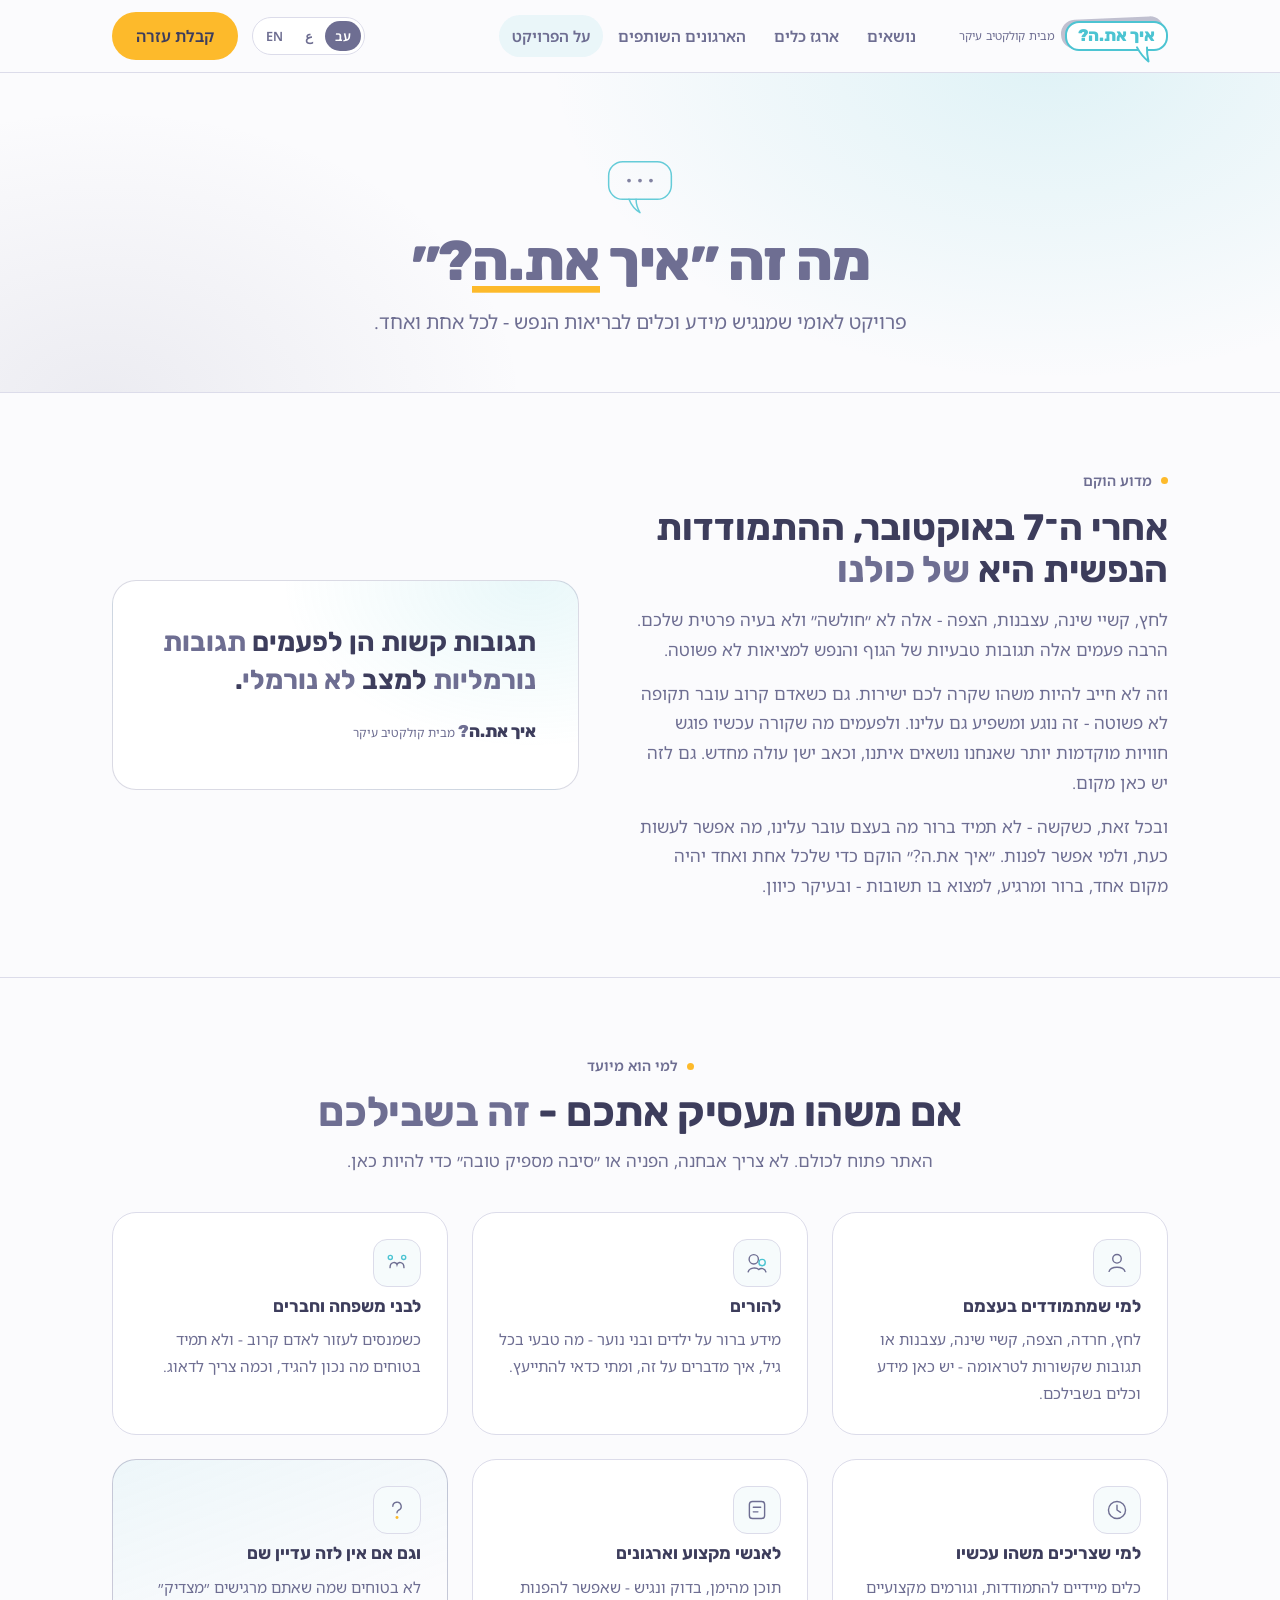
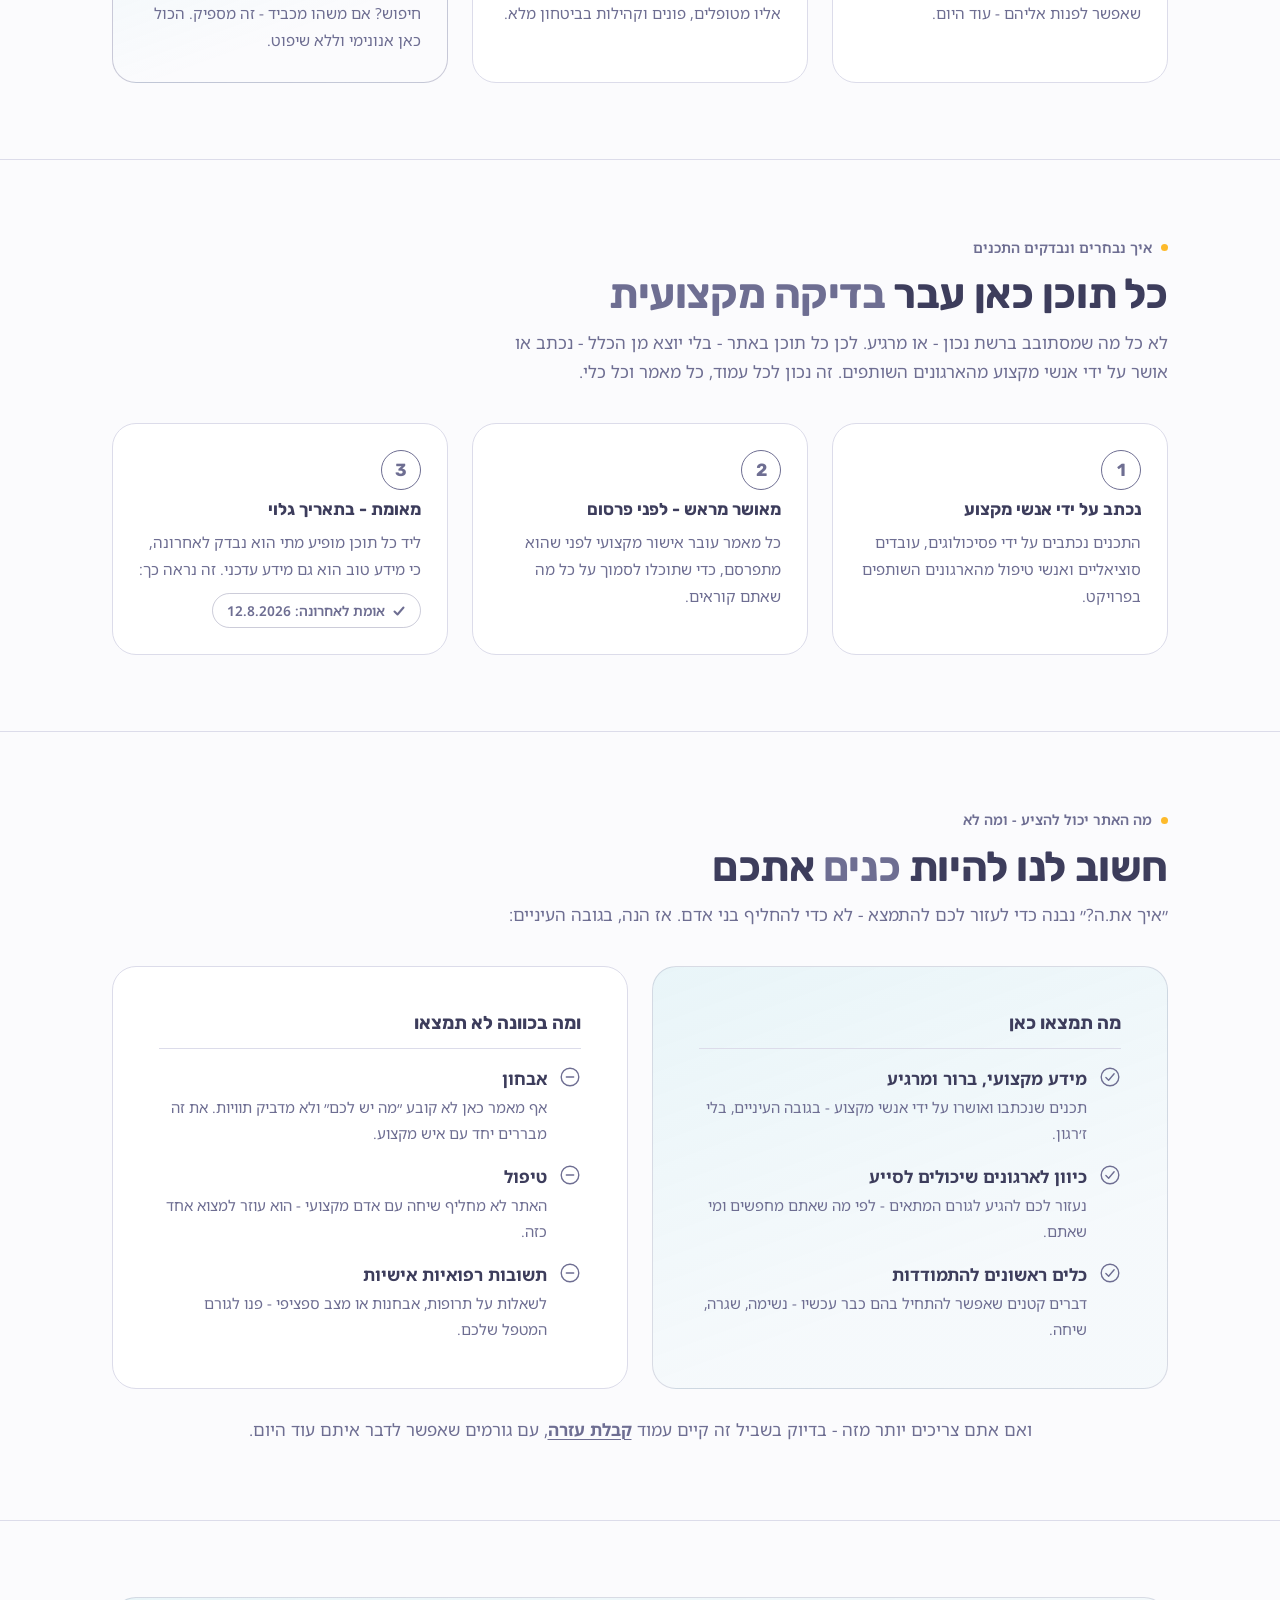
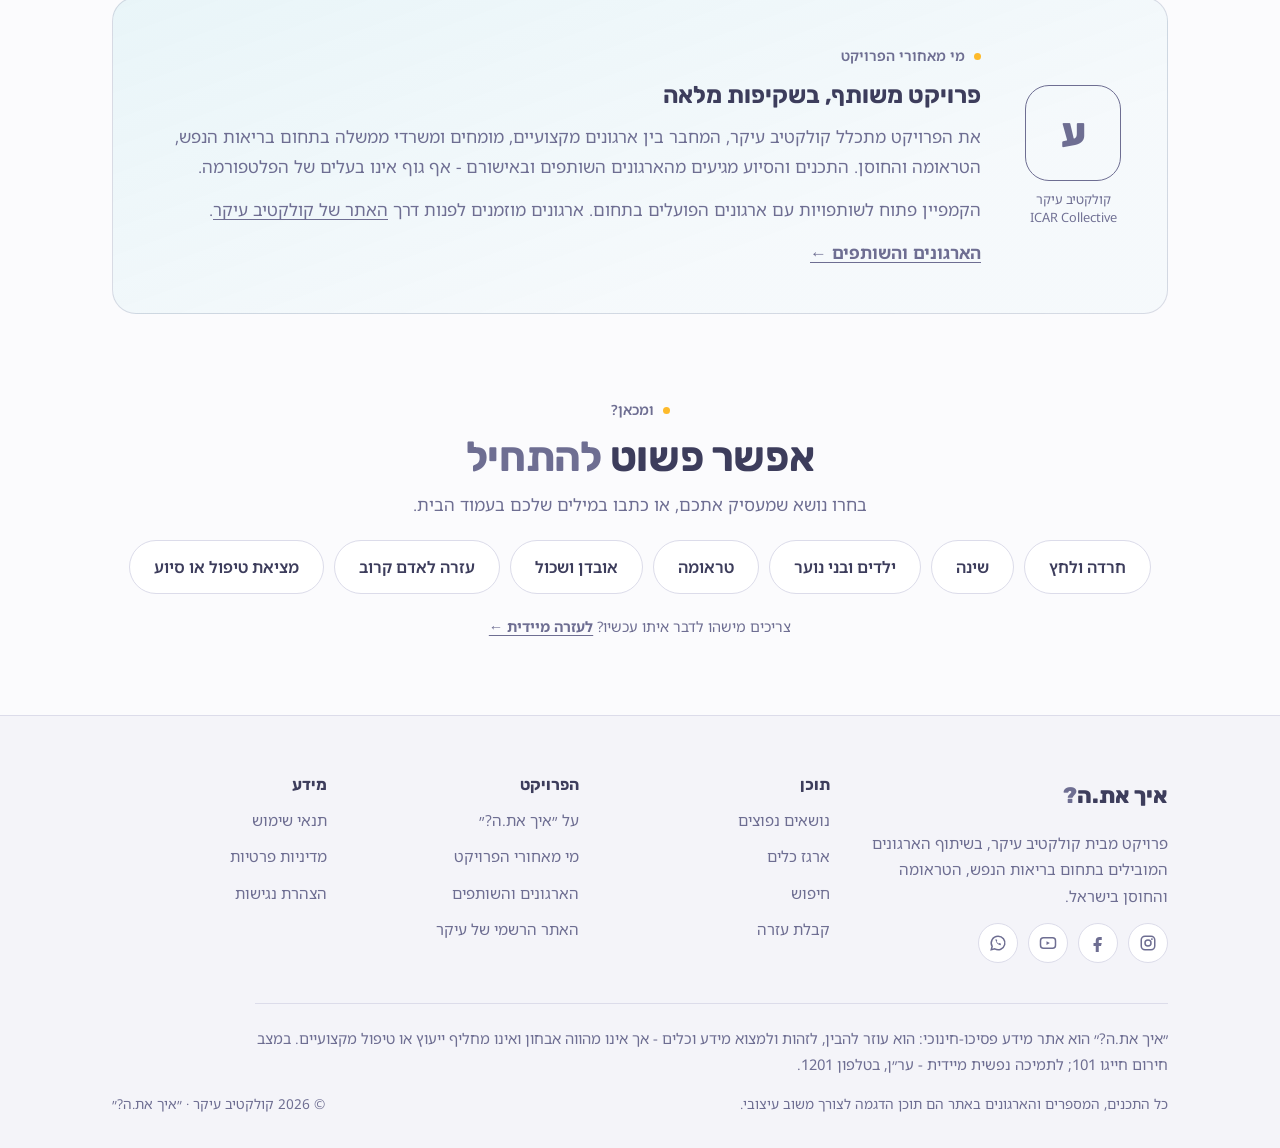
<file: about.html>
<!doctype html>
<html lang="he" dir="rtl">
<head>
<meta charset="utf-8">
<meta name="viewport" content="width=device-width, initial-scale=1">
<meta name="robots" content="noindex">
<title>על הפרויקט - איך את.ה?</title>
<meta name="description" content="מה זה ״איך את.ה?״ - מדוע הוקם, למי הוא מיועד, איך נבדקים התכנים ומי מאחורי הפרויקט.">
<link rel="preconnect" href="https://fonts.googleapis.com">
<link rel="preconnect" href="https://fonts.gstatic.com" crossorigin>
<link rel="stylesheet" href="https://fonts.googleapis.com/css2?family=Rubik:wght@700;800&family=Noto+Sans+Hebrew:wght@400;600&display=swap">
<link rel="stylesheet" href="css/b.css">
<link rel="icon" type="image/svg+xml" href="data:image/svg+xml,%3Csvg xmlns=%22http://www.w3.org/2000/svg%22 viewBox=%220 0 32 32%22%3E%3Crect x=%224.5%22 y=%225.5%22 width=%2226%22 height=%2220%22 rx=%227%22 fill=%22%23c6c6d6%22/%3E%3Crect x=%221.5%22 y=%222.5%22 width=%2226%22 height=%2220%22 rx=%227%22 fill=%22%23fff%22 stroke=%22%234cc4d2%22 stroke-width=%222%22/%3E%3Cpath d=%22M13 21.5 C14 25 16 28 19.5 30.5 C17 26.5 16.5 24 16.5 21.5 Z%22 fill=%22%23fff%22 stroke=%22%234cc4d2%22 stroke-width=%221.5%22/%3E%3Ctext x=%2214.5%22 y=%2219%22 font-family=%22Arial,sans-serif%22 font-size=%2216%22 font-weight=%22bold%22 fill=%22%234cc4d2%22 text-anchor=%22middle%22%3E?%3C/text%3E%3C/svg%3E">
<style>
  /* about page - B language */
  .about-hero { padding-block: clamp(52px, 7.5vw, 84px) clamp(34px, 5vw, 52px); position: relative; overflow: hidden; }
  .about-hero .container { display: grid; gap: 14px; max-width: 780px; text-align: center; position: relative; }
  .about-hero h1 { font-size: clamp(2.2rem, 5.6vw, 3.5rem); }
  .about-hero .lede { color: var(--ink-soft); font-size: clamp(1.05rem, 2vw, 1.22rem); }
  .about-motif { display: flex; justify-content: center; margin-bottom: 2px; }
  .about-motif svg { display: block; opacity: 0.85; }

  .why-grid { display: grid; grid-template-columns: 1.15fr 1fr; gap: clamp(28px, 4vw, 52px); align-items: center; }
  .why-copy { display: grid; gap: 14px; }
  .why-copy h2 { font-size: clamp(1.7rem, 3.4vw, 2.3rem); }
  .why-copy p { color: var(--ink-soft); }
  .quote-card {
    background: var(--card); border: 1px solid rgba(110, 110, 146, 0.25); border-radius: var(--r);
    padding: clamp(28px, 4vw, 42px); display: grid; gap: 18px;
    background-image: radial-gradient(24rem 16rem at 90% 0%, rgba(76, 196, 210, 0.12), transparent 65%);
  }
  .quote-card .q { font-family: var(--f-display); font-weight: 700; font-size: clamp(1.3rem, 2.4vw, 1.7rem); line-height: 1.4; }
  .quote-card .q em { color: var(--plum); font-style: normal; }
  .quote-brand { font-family: var(--f-display); font-weight: 800; color: var(--ink); }
  .quote-brand small { font-family: var(--f-body); font-weight: 400; color: var(--lilac); font-size: 0.75rem; }
  .quote-brand .brand-q { color: var(--plum); }

  .aud-grid { list-style: none; margin: 0; padding: 0; display: grid; grid-template-columns: repeat(3, 1fr); gap: 24px; }
  .aud {
    background: var(--card); border: 1px solid var(--line); border-radius: var(--r);
    padding: 26px 26px 28px; display: grid; gap: 10px; align-content: start;
  }
  .aud-icon {
    width: 48px; height: 48px; border-radius: 14px; display: grid; place-items: center;
    border: 1px solid var(--line); background: #f6fbfc;
  }
  .aud h3 { font-size: 1.08rem; }
  .aud p { color: var(--ink-soft); font-size: 0.95rem; }
  .aud-you { border-color: rgba(110, 110, 146, 0.35); background: linear-gradient(160deg, rgba(76, 196, 210, 0.08), transparent 70%); }

  .steps { list-style: none; margin: 0; padding: 0; display: grid; grid-template-columns: repeat(3, 1fr); gap: 24px; counter-reset: step; }
  .step {
    background: var(--card); border: 1px solid var(--line); border-radius: var(--r);
    padding: 26px; display: grid; gap: 10px; align-content: start;
  }
  .step-num {
    width: 40px; height: 40px; border-radius: 50%; display: grid; place-items: center;
    border: 1.5px solid var(--plum); color: var(--plum);
    font-family: var(--f-display); font-weight: 700; font-size: 1.1rem;
  }
  .step h3 { font-size: 1.06rem; }
  .step p { color: var(--ink-soft); font-size: 0.95rem; }
  .verified-pill {
    display: inline-flex; align-items: center; gap: 7px; justify-self: start;
    border: 1px solid rgba(110, 110, 146, 0.35); color: var(--plum);
    border-radius: 999px; padding: 5px 14px; font-size: 0.85rem; font-weight: 600;
  }

  .offer-title { font-size: 1.15rem; padding-bottom: 14px; border-bottom: 1px solid var(--line); }
  .offer-list { list-style: none; margin: 0; padding: 0; display: grid; gap: 16px; }
  .offer-list li { display: flex; gap: 12px; align-items: flex-start; }
  .offer-list svg { flex-shrink: 0; margin-top: 2px; }
  .offer-list b { display: block; }
  .offer-list p { color: var(--ink-soft); font-size: 0.93rem; margin: 0; }
  .offer-note { margin-top: 26px; color: var(--ink-soft); text-align: center; }

  #eiker { scroll-margin-top: 90px; }
  .eiker-panel { display: grid; grid-template-columns: auto 1fr; gap: clamp(24px, 4vw, 44px); align-items: center; }
  .eiker-logo { display: grid; gap: 10px; justify-items: center; margin: 0; }
  .eiker-mono {
    width: 96px; height: 96px; border-radius: 24px; display: grid; place-items: center;
    border: 1.5px solid var(--plum); color: var(--plum);
    font-family: var(--f-display); font-weight: 800; font-size: 2.4rem;
  }
  .eiker-logo figcaption { color: var(--lilac); font-size: 0.8rem; text-align: center; line-height: 1.4; }
  .eiker-body { display: grid; gap: 13px; }
  .eiker-links { display: flex; gap: 10px 22px; flex-wrap: wrap; align-items: center; }

  .closing { text-align: center; display: grid; gap: 20px; justify-items: center; }

  @media (max-width: 960px) {
    .why-grid { grid-template-columns: 1fr; }
    .aud-grid, .steps { grid-template-columns: 1fr 1fr; }
    .eiker-panel { grid-template-columns: 1fr; justify-items: center; text-align: center; }
    .eiker-links { justify-content: center; }
  }
  @media (max-width: 720px) { .aud-grid, .steps { grid-template-columns: 1fr; } }
</style>
</head>
<body>
<!-- SHELL:HEADER START -->
<a class="skip-link" href="#main">דילוג לתוכן</a>
<header class="topbar">
  <div class="container">
    <a class="brand" href="index.html"><span class="brand-bubble"><span class="brand-name">איך את.ה<span class="brand-q">?</span></span><svg class="tail" viewBox="0 0 22 18" aria-hidden="true"><path d="M5 0 H15 V2.6 C14.8 8 15.4 12 16.5 16.5 C11.5 12.5 8 8 5 2.6 Z" fill="#fff"/><path d="M5 2.4 C8 8 11.5 12.5 16.5 16.5 C15.4 12 14.8 8 15 2.4" fill="none" stroke="currentColor" stroke-width="2" stroke-linecap="round" stroke-linejoin="round"/></svg></span> <small>מבית קולקטיב עיקר</small></a>
    <nav class="topnav" aria-label="ניווט ראשי">
      <a href="topics.html">נושאים</a>
      <a href="index.html#featured">ארגז כלים</a>
      <a href="partners.html">הארגונים השותפים</a>
      <a href="about.html" aria-current="page">על הפרויקט</a>
    </nav>
    <div class="topbar-side">
      <div class="lang-switch" role="group" aria-label="בחירת שפה (עברית, ערבית, אנגלית)" title="האתר יתמוך בעברית, ערבית ואנגלית; המעבר בין השפות ייבנה בשלב הפיתוח">
        <span aria-current="true">עב</span><span lang="ar">ع</span><span lang="en">EN</span>
      </div>
      <a class="btn btn-amber" href="help.html">קבלת עזרה</a>
      <button class="menu-toggle" data-menu-toggle aria-controls="mobileNav" aria-expanded="false" aria-label="פתיחת תפריט">
        <svg width="20" height="20" viewBox="0 0 20 20" aria-hidden="true"><path d="M2 5h16M2 10h16M2 15h16" stroke="currentColor" stroke-width="2" stroke-linecap="round"/></svg>
      </button>
    </div>
  </div>
  <nav class="mobile-nav" id="mobileNav" aria-label="ניווט ראשי - מובייל">
    <a href="topics.html">נושאים</a>
    <a href="index.html#featured">ארגז כלים</a>
    <a href="partners.html">הארגונים השותפים</a>
    <a href="about.html" aria-current="page">על הפרויקט</a>
    <a href="help.html">קבלת עזרה</a>
  </nav>
</header>
<!-- SHELL:HEADER END -->

<main id="main" data-page="about">

  <section class="hero about-hero">
    <div class="hero-air" aria-hidden="true"></div>
    <div class="container">
      <div class="about-motif" aria-hidden="true">
        <div class="breathe">
          <svg width="76" height="58" viewBox="0 0 96 74" fill="none">
            <rect x="8" y="6" width="80" height="48" rx="18" stroke="#4cc4d2" stroke-width="1.5" vector-effect="non-scaling-stroke"/>
            <path d="M34 54 C37 62 41 67 48 71 C44 64.5 43 59.5 43 54" stroke="#4cc4d2" stroke-width="1.5" stroke-linecap="round" stroke-linejoin="round" vector-effect="non-scaling-stroke"/>
            <circle cx="34" cy="30" r="2.4" fill="#6e6e92"/>
            <circle cx="48" cy="30" r="2.4" fill="#6e6e92"/>
            <circle cx="62" cy="30" r="2.4" fill="#6e6e92"/>
          </svg>
        </div>
      </div>
      <h1>מה זה ״איך <span class="u-amber">את.ה</span><span class="brand-q">?</span>״</h1>
      <p class="lede">פרויקט לאומי שמנגיש מידע וכלים לבריאות הנפש - לכל אחת ואחד.</p>
    </div>
  </section>

  <section class="section section-line" id="why" aria-labelledby="why-h">
    <div class="container why-grid">
      <div class="why-copy">
        <span class="eyebrow">מדוע הוקם</span>
        <h2 id="why-h">אחרי ה־7 באוקטובר, ההתמודדות הנפשית היא <em class="accent">של כולנו</em></h2>
        <p>לחץ, קשיי שינה, עצבנות, הצפה - אלה לא ״חולשה״ ולא בעיה פרטית שלכם. הרבה פעמים אלה תגובות טבעיות של הגוף והנפש למציאות לא פשוטה.</p>
        <p>וזה לא חייב להיות משהו שקרה לכם ישירות. גם כשאדם קרוב עובר תקופה לא פשוטה - זה נוגע ומשפיע גם עלינו. ולפעמים מה שקורה עכשיו פוגש חוויות מוקדמות יותר שאנחנו נושאים איתנו, וכאב ישן עולה מחדש. גם לזה יש כאן מקום.</p>
        <p>ובכל זאת, כשקשה - לא תמיד ברור מה בעצם עובר עלינו, מה אפשר לעשות כעת, ולמי אפשר לפנות. ״איך את.ה?״ הוקם כדי שלכל אחת ואחד יהיה מקום אחד, ברור ומרגיע, למצוא בו תשובות - ובעיקר כיוון.</p>
      </div>
      <div class="quote-card">
        <p class="q">תגובות קשות הן לפעמים <em>תגובות נורמליות</em> למצב <em>לא נורמלי</em>.</p>
        <p class="quote-brand">איך את.ה<span class="brand-q">?</span> <small>מבית קולקטיב עיקר</small></p>
      </div>
    </div>
  </section>

  <section class="section section-line" id="audience" aria-labelledby="audience-h">
    <div class="container">
      <div class="section-head center">
        <span class="eyebrow">למי הוא מיועד</span>
        <h2 id="audience-h">אם משהו מעסיק אתכם - <em class="accent">זה בשבילכם</em></h2>
        <p>האתר פתוח לכולם. לא צריך אבחנה, הפניה או ״סיבה מספיק טובה״ כדי להיות כאן.</p>
      </div>
      <ul class="aud-grid" role="list">
        <li class="aud">
          <span class="aud-icon" aria-hidden="true">
            <svg width="26" height="26" viewBox="0 0 28 28" fill="none"><circle cx="14" cy="9.5" r="4.6" stroke="#6e6e92" stroke-width="1.5"/><path d="M5.5 23c1.5-6 15.5-6 17 0" stroke="#6e6e92" stroke-width="1.5" fill="none" stroke-linecap="round"/></svg>
          </span>
          <h3>למי שמתמודדים בעצמם</h3>
          <p>לחץ, חרדה, הצפה, קשיי שינה, עצבנות או תגובות שקשורות לטראומה - יש כאן מידע וכלים בשבילכם.</p>
        </li>
        <li class="aud">
          <span class="aud-icon" aria-hidden="true">
            <svg width="26" height="26" viewBox="0 0 28 28" fill="none"><circle cx="10.5" cy="10" r="5" stroke="#6e6e92" stroke-width="1.5"/><circle cx="19.5" cy="13.5" r="3.4" stroke="#4cc4d2" stroke-width="1.5"/><path d="M4.5 23.5c1.3-4.6 8.6-5.2 11.5-2.4 1.9-1.9 6.7-1.5 7.5 2.4" stroke="#6e6e92" stroke-width="1.5" fill="none" stroke-linecap="round"/></svg>
          </span>
          <h3>להורים</h3>
          <p>מידע ברור על ילדים ובני נוער - מה טבעי בכל גיל, איך מדברים על זה, ומתי כדאי להתייעץ.</p>
        </li>
        <li class="aud">
          <span class="aud-icon" aria-hidden="true">
            <svg width="26" height="26" viewBox="0 0 28 28" fill="none"><path d="M6.5 19c0-6.6 6.6-6.6 7.5-3.2C15 12.4 21.5 12.4 21.5 19" stroke="#6e6e92" stroke-width="1.5" stroke-linecap="round"/><circle cx="6.8" cy="8" r="2.2" stroke="#4cc4d2" stroke-width="1.5"/><circle cx="21.2" cy="8" r="2.2" stroke="#4cc4d2" stroke-width="1.5"/></svg>
          </span>
          <h3>לבני משפחה וחברים</h3>
          <p>כשמנסים לעזור לאדם קרוב - ולא תמיד בטוחים מה נכון להגיד, וכמה צריך לדאוג.</p>
        </li>
        <li class="aud">
          <span class="aud-icon" aria-hidden="true">
            <svg width="26" height="26" viewBox="0 0 28 28" fill="none"><circle cx="14" cy="14" r="9.2" stroke="#6e6e92" stroke-width="1.5"/><path d="M14 8.8V14l3.8 2.5" stroke="#6e6e92" stroke-width="1.5" stroke-linecap="round" stroke-linejoin="round"/></svg>
          </span>
          <h3>למי שצריכים משהו עכשיו</h3>
          <p>כלים מיידיים להתמודדות, וגורמים מקצועיים שאפשר לפנות אליהם - עוד היום.</p>
        </li>
        <li class="aud">
          <span class="aud-icon" aria-hidden="true">
            <svg width="26" height="26" viewBox="0 0 28 28" fill="none"><rect x="5.8" y="4.8" width="16.4" height="18.4" rx="3.4" stroke="#6e6e92" stroke-width="1.5"/><path d="M10 11h8M10 16h5" stroke="#6e6e92" stroke-width="1.5" stroke-linecap="round"/></svg>
          </span>
          <h3>לאנשי מקצוע וארגונים</h3>
          <p>תוכן מהימן, בדוק ונגיש - שאפשר להפנות אליו מטופלים, פונים וקהילות בביטחון מלא.</p>
        </li>
        <li class="aud aud-you">
          <span class="aud-icon" aria-hidden="true">
            <svg width="26" height="26" viewBox="0 0 28 28" fill="none"><path d="M9.5 10a4.5 4.5 0 1 1 6 4.3c-1.3.5-1.5 1.4-1.5 2.7" stroke="#6e6e92" stroke-width="1.5" stroke-linecap="round"/><circle cx="14" cy="22" r="1.6" fill="#fdba2b"/></svg>
          </span>
          <h3>וגם אם אין לזה עדיין שם</h3>
          <p>לא בטוחים שמה שאתם מרגישים ״מצדיק״ חיפוש? אם משהו מכביד - זה מספיק. הכול כאן אנונימי וללא שיפוט.</p>
        </li>
      </ul>
    </div>
  </section>

  <section class="section section-line" id="content-check" aria-labelledby="check-h">
    <div class="container">
      <div class="section-head">
        <span class="eyebrow">איך נבחרים ונבדקים התכנים</span>
        <h2 id="check-h">כל תוכן כאן עבר <em class="accent">בדיקה מקצועית</em></h2>
        <p>לא כל מה שמסתובב ברשת נכון - או מרגיע. לכן כל תוכן באתר - בלי יוצא מן הכלל - נכתב או אושר על ידי אנשי מקצוע מהארגונים השותפים. זה נכון לכל עמוד, כל מאמר וכל כלי.</p>
      </div>
      <ol class="steps" role="list">
        <li class="step">
          <span class="step-num" aria-hidden="true">1</span>
          <h3>נכתב על ידי אנשי מקצוע</h3>
          <p>התכנים נכתבים על ידי פסיכולוגים, עובדים סוציאליים ואנשי טיפול מהארגונים השותפים בפרויקט.</p>
        </li>
        <li class="step">
          <span class="step-num" aria-hidden="true">2</span>
          <h3>מאושר מראש - לפני פרסום</h3>
          <p>כל מאמר עובר אישור מקצועי לפני שהוא מתפרסם, כדי שתוכלו לסמוך על כל מה שאתם קוראים.</p>
        </li>
        <li class="step">
          <span class="step-num" aria-hidden="true">3</span>
          <h3>מאומת - בתאריך גלוי</h3>
          <p>ליד כל תוכן מופיע מתי הוא נבדק לאחרונה, כי מידע טוב הוא גם מידע עדכני. זה נראה כך:</p>
          <span class="verified-pill"><svg width="14" height="14" viewBox="0 0 14 14" aria-hidden="true"><path d="M2.5 7.5 5.5 10.5 11.5 3.5" fill="none" stroke="currentColor" stroke-width="2" stroke-linecap="round" stroke-linejoin="round"/></svg>אומת לאחרונה: 12.8.2026</span>
        </li>
      </ol>
    </div>
  </section>

  <section class="section section-line" id="offer" aria-labelledby="offer-h">
    <div class="container">
      <div class="section-head">
        <span class="eyebrow">מה האתר יכול להציע - ומה לא</span>
        <h2 id="offer-h">חשוב לנו להיות <em class="accent">כנים</em> אתכם</h2>
        <p>״איך את.ה?״ נבנה כדי לעזור לכם להתמצא - לא כדי להחליף בני אדם. אז הנה, בגובה העיניים:</p>
      </div>
      <div class="card-grid-2">
        <div class="panel panel-teal">
          <h3 class="offer-title">מה תמצאו כאן</h3>
          <ul class="offer-list" role="list">
            <li>
              <svg width="22" height="22" viewBox="0 0 24 24" fill="none" aria-hidden="true"><circle cx="12" cy="12" r="9.6" stroke="#6e6e92" stroke-width="1.5"/><path d="M7.5 12.5 10.5 15.5 16.5 8.5" stroke="#6e6e92" stroke-width="1.5" stroke-linecap="round" stroke-linejoin="round"/></svg>
              <div><b>מידע מקצועי, ברור ומרגיע</b><p>תכנים שנכתבו ואושרו על ידי אנשי מקצוע - בגובה העיניים, בלי ז׳רגון.</p></div>
            </li>
            <li>
              <svg width="22" height="22" viewBox="0 0 24 24" fill="none" aria-hidden="true"><circle cx="12" cy="12" r="9.6" stroke="#6e6e92" stroke-width="1.5"/><path d="M7.5 12.5 10.5 15.5 16.5 8.5" stroke="#6e6e92" stroke-width="1.5" stroke-linecap="round" stroke-linejoin="round"/></svg>
              <div><b>כיוון לארגונים שיכולים לסייע</b><p>נעזור לכם להגיע לגורם המתאים - לפי מה שאתם מחפשים ומי שאתם.</p></div>
            </li>
            <li>
              <svg width="22" height="22" viewBox="0 0 24 24" fill="none" aria-hidden="true"><circle cx="12" cy="12" r="9.6" stroke="#6e6e92" stroke-width="1.5"/><path d="M7.5 12.5 10.5 15.5 16.5 8.5" stroke="#6e6e92" stroke-width="1.5" stroke-linecap="round" stroke-linejoin="round"/></svg>
              <div><b>כלים ראשונים להתמודדות</b><p>דברים קטנים שאפשר להתחיל בהם כבר עכשיו - נשימה, שגרה, שיחה.</p></div>
            </li>
          </ul>
        </div>
        <div class="panel">
          <h3 class="offer-title">ומה בכוונה לא תמצאו</h3>
          <ul class="offer-list" role="list">
            <li>
              <svg width="22" height="22" viewBox="0 0 24 24" fill="none" aria-hidden="true"><circle cx="12" cy="12" r="9.6" stroke="#6e6e92" stroke-width="1.5"/><path d="M8 12h8" stroke="#6e6e92" stroke-width="1.5" stroke-linecap="round"/></svg>
              <div><b>אבחון</b><p>אף מאמר כאן לא קובע ״מה יש לכם״ ולא מדביק תוויות. את זה מבררים יחד עם איש מקצוע.</p></div>
            </li>
            <li>
              <svg width="22" height="22" viewBox="0 0 24 24" fill="none" aria-hidden="true"><circle cx="12" cy="12" r="9.6" stroke="#6e6e92" stroke-width="1.5"/><path d="M8 12h8" stroke="#6e6e92" stroke-width="1.5" stroke-linecap="round"/></svg>
              <div><b>טיפול</b><p>האתר לא מחליף שיחה עם אדם מקצועי - הוא עוזר למצוא אחד כזה.</p></div>
            </li>
            <li>
              <svg width="22" height="22" viewBox="0 0 24 24" fill="none" aria-hidden="true"><circle cx="12" cy="12" r="9.6" stroke="#6e6e92" stroke-width="1.5"/><path d="M8 12h8" stroke="#6e6e92" stroke-width="1.5" stroke-linecap="round"/></svg>
              <div><b>תשובות רפואיות אישיות</b><p>לשאלות על תרופות, אבחנות או מצב ספציפי - פנו לגורם המטפל שלכם.</p></div>
            </li>
          </ul>
        </div>
      </div>
      <p class="offer-note">ואם אתם צריכים יותר מזה - בדיוק בשביל זה קיים עמוד <a href="help.html"><strong>קבלת עזרה</strong></a>, עם גורמים שאפשר לדבר איתם עוד היום.</p>
    </div>
  </section>

  <section class="section section-line" id="eiker" aria-labelledby="eiker-h">
    <div class="container">
      <div class="panel panel-teal eiker-panel">
        <figure class="eiker-logo">
          <span class="eiker-mono" aria-hidden="true">ע</span>
          <figcaption>קולקטיב עיקר<br>ICAR Collective</figcaption>
        </figure>
        <div class="eiker-body">
          <span class="eyebrow">מי מאחורי הפרויקט</span>
          <h2 id="eiker-h">פרויקט משותף, בשקיפות מלאה</h2>
          <p>את הפרויקט מתכלל קולקטיב עיקר, המחבר בין ארגונים מקצועיים, מומחים ומשרדי ממשלה בתחום בריאות הנפש, הטראומה והחוסן. התכנים והסיוע מגיעים מהארגונים השותפים ובאישורם - אף גוף אינו בעלים של הפלטפורמה.</p>
          <p>הקמפיין פתוח לשותפויות עם ארגונים הפועלים בתחום. ארגונים מוזמנים לפנות דרך <a href="https://www.icarcollective.org/he/" rel="external">האתר של קולקטיב עיקר</a>.</p>
          <div class="eiker-links">
            <a href="partners.html"><strong>הארגונים והשותפים ←</strong></a>
          </div>
        </div>
      </div>
    </div>
  </section>

  <section class="section" id="start" style="padding-top: 8px;">
    <div class="container closing">
      <div class="section-head center" style="margin-bottom: 0;">
        <span class="eyebrow">ומכאן?</span>
        <h2>אפשר פשוט <em class="accent">להתחיל</em></h2>
        <p>בחרו נושא שמעסיק אתכם, או כתבו במילים שלכם בעמוד הבית.</p>
      </div>
      <div class="chip-row">
        <a class="chip-lg" href="search.html?q=חרדה ולחץ">חרדה ולחץ</a>
        <a class="chip-lg" href="search.html?q=שינה">שינה</a>
        <a class="chip-lg" href="search.html?q=ילדים ובני נוער">ילדים ובני נוער</a>
        <a class="chip-lg" href="search.html?q=טראומה">טראומה</a>
        <a class="chip-lg" href="search.html?q=אובדן ושכול">אובדן ושכול</a>
        <a class="chip-lg" href="search.html?q=עזרה לאדם קרוב">עזרה לאדם קרוב</a>
        <a class="chip-lg" href="search.html?q=מציאת טיפול">מציאת טיפול או סיוע</a>
      </div>
      <p class="muted small">צריכים מישהו לדבר איתו עכשיו? <a href="help.html"><strong>לעזרה מיידית ←</strong></a></p>
    </div>
  </section>

</main>

<!-- SHELL:FOOTER START -->
<footer class="footer">
  <div class="container">
    <div class="footer-grid">
      <div class="footer-about">
        <a class="brand" href="index.html"><span class="brand-name">איך את.ה<span class="brand-q">?</span></span></a>
        <p>פרויקט מבית קולקטיב עיקר, בשיתוף הארגונים המובילים בתחום בריאות הנפש, הטראומה והחוסן בישראל.</p>
        <div class="social-row" aria-label="רשתות חברתיות">
          <a href="#" aria-label="אינסטגרם"><svg width="18" height="18" viewBox="0 0 24 24" fill="none" aria-hidden="true"><rect x="3" y="3" width="18" height="18" rx="5" stroke="currentColor" stroke-width="2"/><circle cx="12" cy="12" r="4" stroke="currentColor" stroke-width="2"/><circle cx="17.2" cy="6.8" r="1.3" fill="currentColor"/></svg></a>
          <a href="#" aria-label="פייסבוק"><svg width="18" height="18" viewBox="0 0 24 24" fill="none" aria-hidden="true"><path d="M14 8h3V4h-3a5 5 0 0 0-5 5v3H6v4h3v8h4v-8h3l1-4h-4V9a1 1 0 0 1 1-1Z" fill="currentColor"/></svg></a>
          <a href="#" aria-label="יוטיוב"><svg width="18" height="18" viewBox="0 0 24 24" fill="none" aria-hidden="true"><rect x="2" y="5" width="20" height="14" rx="4" stroke="currentColor" stroke-width="2"/><path d="M10 9.5v5l4.5-2.5L10 9.5Z" fill="currentColor"/></svg></a>
          <a href="#" aria-label="וואטסאפ"><svg width="18" height="18" viewBox="0 0 24 24" fill="none" aria-hidden="true"><path d="M12 3a9 9 0 0 0-7.8 13.5L3 21l4.7-1.2A9 9 0 1 0 12 3Z" stroke="currentColor" stroke-width="2"/><path d="M9 8.5c.5 3 3.5 6 6.5 6.5l.5-2-2-1-1 .8c-1-.5-2.3-1.8-2.8-2.8l.8-1-1-2-2 .5Z" fill="currentColor"/></svg></a>
        </div>
      </div>
      <nav aria-label="ניווט - תוכן">
        <h3>תוכן</h3>
        <ul>
          <li><a href="topics.html">נושאים נפוצים</a></li>
          <li><a href="index.html#featured">ארגז כלים</a></li>
          <li><a href="search.html">חיפוש</a></li>
          <li><a href="help.html">קבלת עזרה</a></li>
        </ul>
      </nav>
      <nav aria-label="ניווט - הפרויקט">
        <h3>הפרויקט</h3>
        <ul>
          <li><a href="about.html">על ״איך את.ה?״</a></li>
          <li><a href="about.html#eiker">מי מאחורי הפרויקט</a></li>
          <li><a href="partners.html">הארגונים והשותפים</a></li>
          <li><a href="https://www.icarcollective.org/he/" rel="external">האתר הרשמי של עיקר</a></li>
        </ul>
      </nav>
      <nav aria-label="ניווט - מידע">
        <h3>מידע</h3>
        <ul>
          <li><a href="#">תנאי שימוש</a></li>
          <li><a href="#">מדיניות פרטיות</a></li>
          <li><a href="#">הצהרת נגישות</a></li>
        </ul>
      </nav>
    </div>
    <p class="footer-disclaimer">״איך את.ה?״ הוא אתר מידע פסיכו-חינוכי: הוא עוזר להבין, לזהות ולמצוא מידע וכלים - אך אינו מהווה אבחון ואינו מחליף ייעוץ או טיפול מקצועיים. במצב חירום חייגו 101; לתמיכה נפשית מיידית - ער״ן, בטלפון 1201.</p>
    <div class="footer-note">
      <span>כל התכנים, המספרים והארגונים באתר הם תוכן הדגמה לצורך משוב עיצובי.</span>
      <span>© 2026 קולקטיב עיקר · ״איך את.ה?״</span>
    </div>
  </div>
</footer>
<script src="js/b.js"></script>
<!-- SHELL:FOOTER END -->
</body>
</html>
</file>
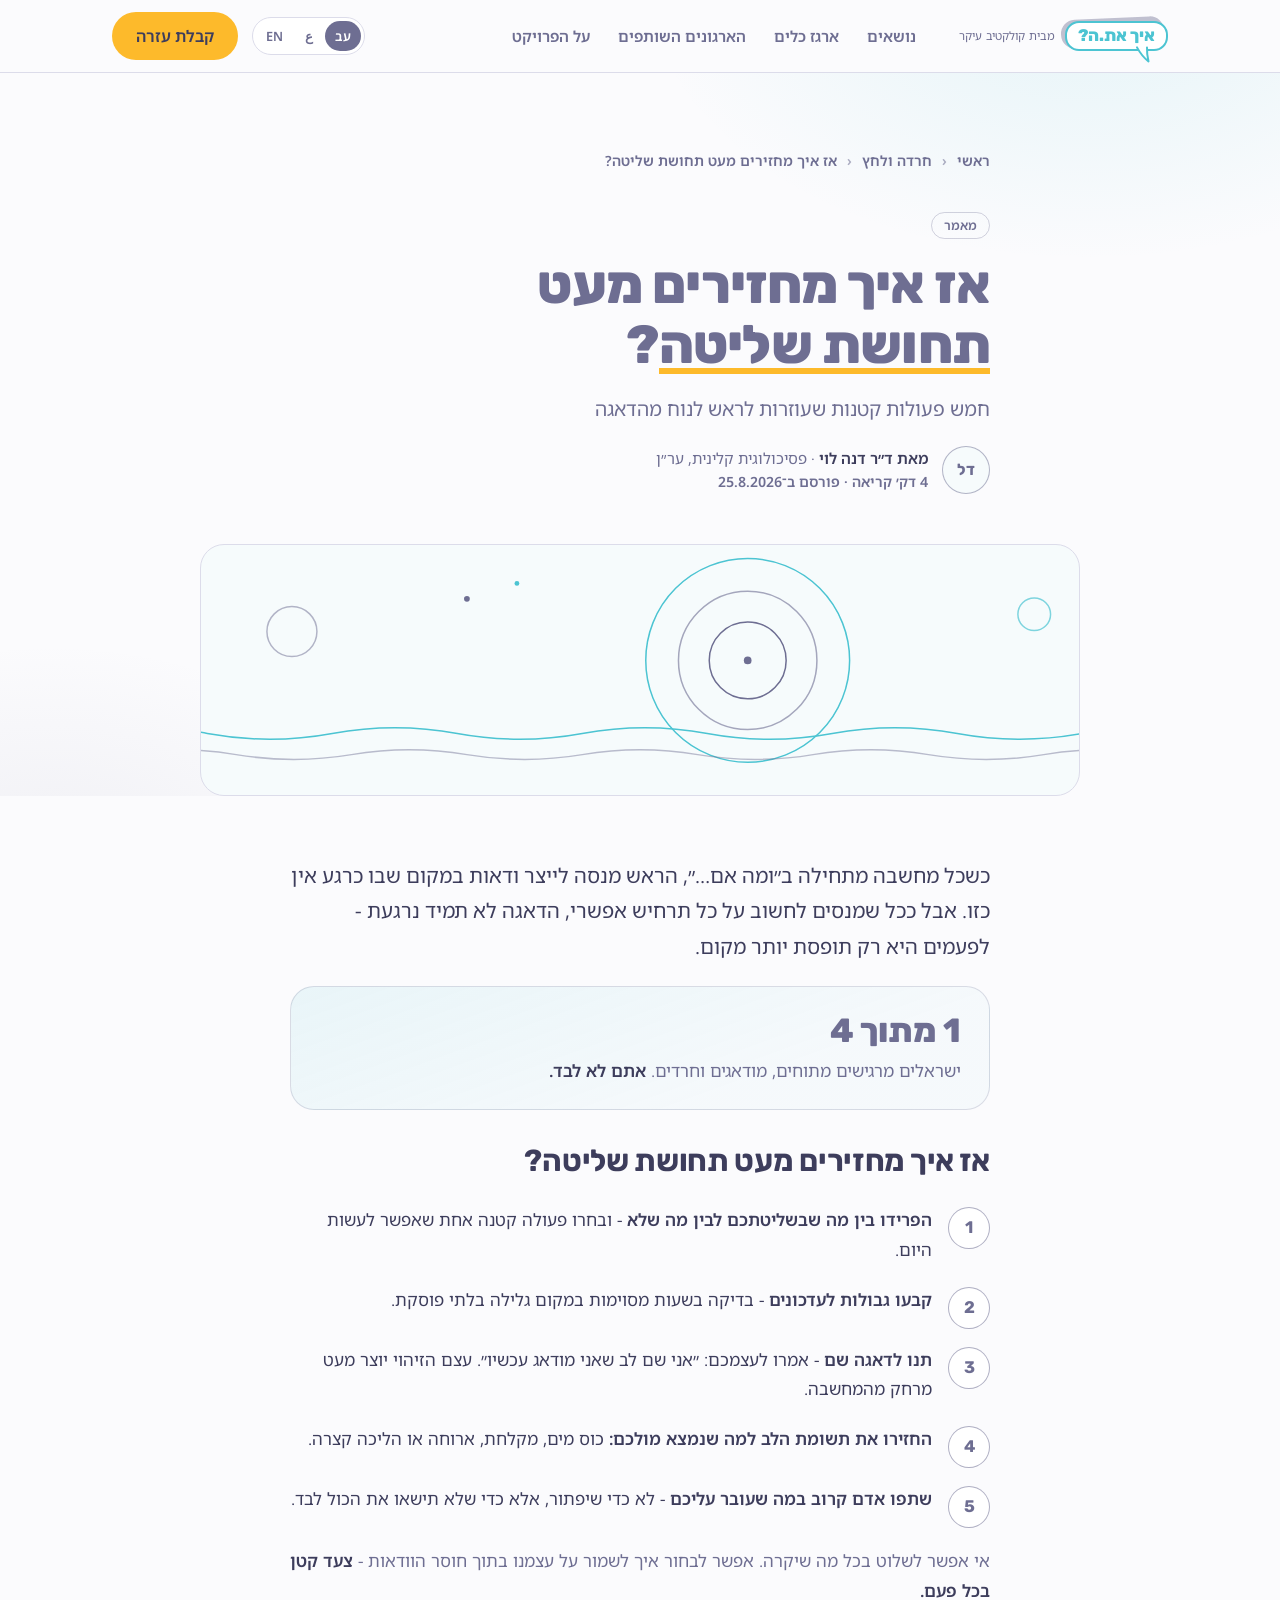
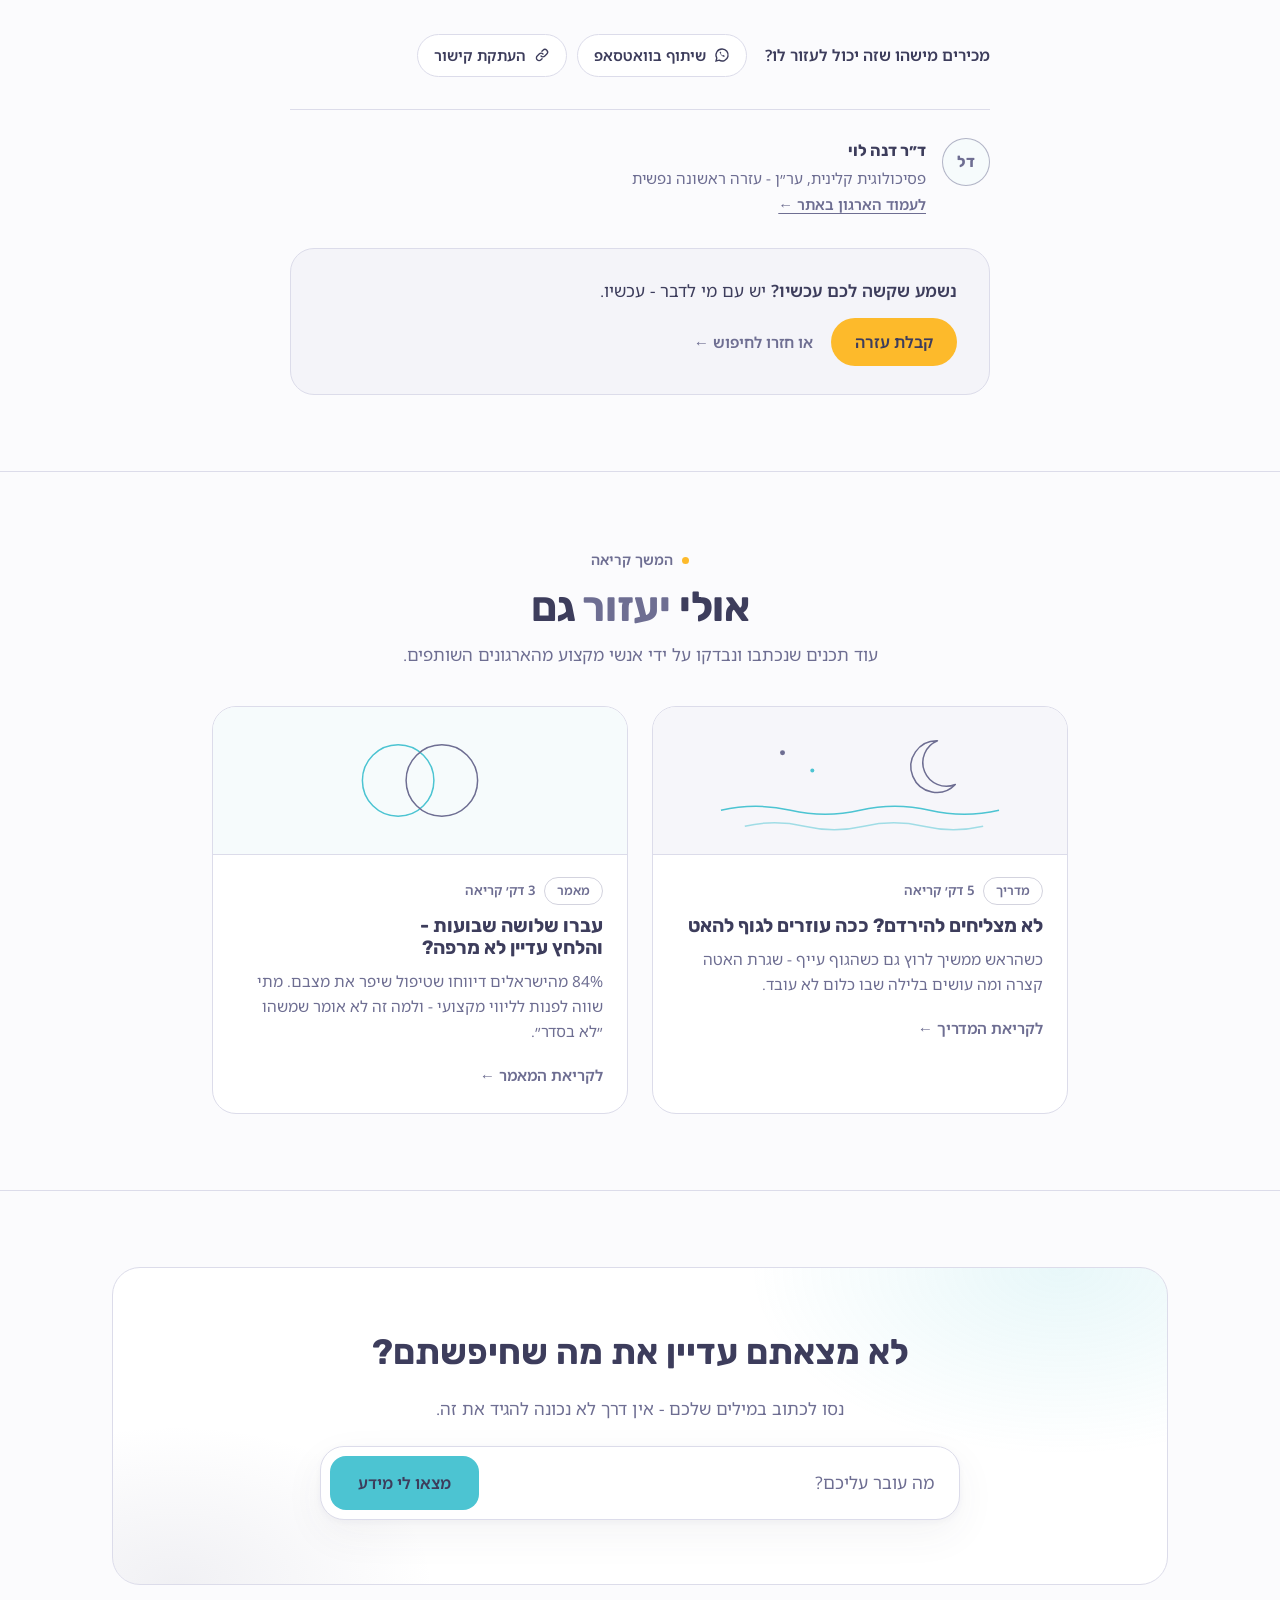
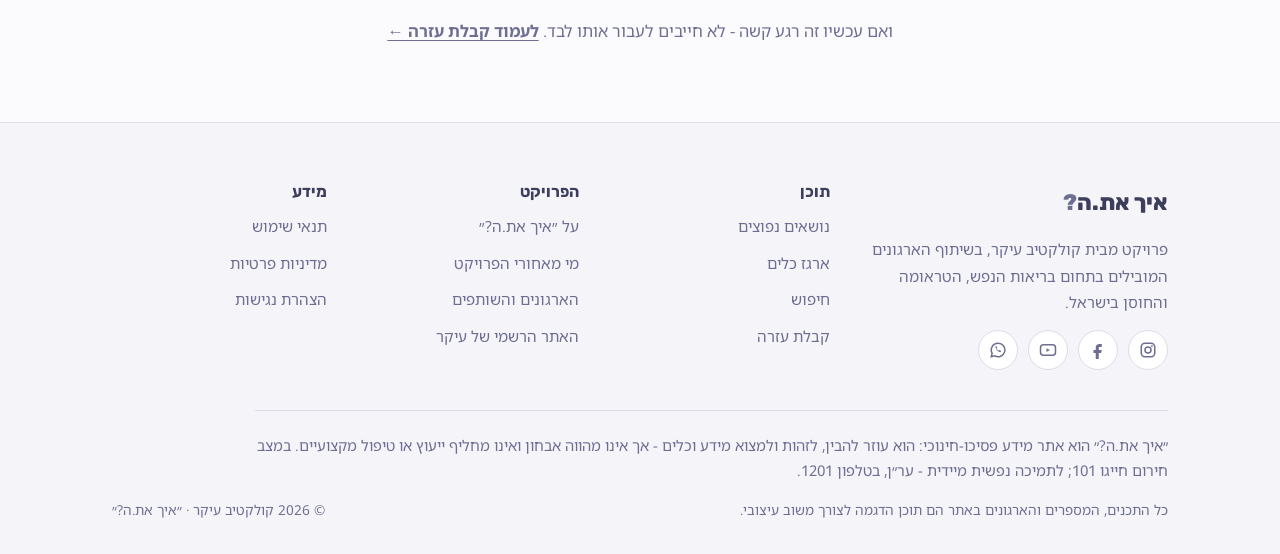
<file: article.html>
<!doctype html>
<html lang="he" dir="rtl">
<head>
<meta charset="utf-8">
<meta name="viewport" content="width=device-width, initial-scale=1">
<meta name="robots" content="noindex">
<title>אז איך מחזירים מעט תחושת שליטה? - איך את.ה?</title>
<meta name="description" content="חמש פעולות קטנות שעוזרות לראש לנוח מהדאגה - מאמר מקצועי מאת ד״ר דנה לוי, ער״ן. פרויקט ״איך את.ה?״ מבית קולקטיב עיקר.">
<link rel="preconnect" href="https://fonts.googleapis.com">
<link rel="preconnect" href="https://fonts.gstatic.com" crossorigin>
<link rel="stylesheet" href="https://fonts.googleapis.com/css2?family=Rubik:wght@700;800&family=Noto+Sans+Hebrew:wght@400;600&display=swap">
<link rel="stylesheet" href="css/b.css">
<link rel="icon" type="image/svg+xml" href="data:image/svg+xml,%3Csvg xmlns=%22http://www.w3.org/2000/svg%22 viewBox=%220 0 32 32%22%3E%3Crect x=%224.5%22 y=%225.5%22 width=%2226%22 height=%2220%22 rx=%227%22 fill=%22%23c6c6d6%22/%3E%3Crect x=%221.5%22 y=%222.5%22 width=%2226%22 height=%2220%22 rx=%227%22 fill=%22%23fff%22 stroke=%22%234cc4d2%22 stroke-width=%222%22/%3E%3Cpath d=%22M13 21.5 C14 25 16 28 19.5 30.5 C17 26.5 16.5 24 16.5 21.5 Z%22 fill=%22%23fff%22 stroke=%22%234cc4d2%22 stroke-width=%221.5%22/%3E%3Ctext x=%2214.5%22 y=%2219%22 font-family=%22Arial,sans-serif%22 font-size=%2216%22 font-weight=%22bold%22 fill=%22%234cc4d2%22 text-anchor=%22middle%22%3E?%3C/text%3E%3C/svg%3E">
<style>
/* ---------- article page (page-specific) ---------- */
.article-hero {
  position: relative; overflow: hidden;
  padding-block: clamp(44px, 6vw, 76px) 0;
}
.article-air {
  position: absolute; inset: 0; pointer-events: none;
  background:
    radial-gradient(42rem 26rem at 85% -12%, rgba(76, 196, 210, 0.13), transparent 66%),
    radial-gradient(34rem 22rem at 4% 110%, rgba(110, 110, 146, 0.08), transparent 64%);
}
.article-hero .container { position: relative; }
.article-col { max-width: 700px; margin-inline: auto; }

.breadcrumb {
  display: flex; flex-wrap: wrap; gap: 6px 10px; align-items: center;
  font-size: 0.88rem; font-weight: 600; color: var(--lilac);
  margin-bottom: clamp(24px, 4vw, 38px);
}
.breadcrumb a { color: inherit; text-decoration: none; }
.breadcrumb a:hover { color: var(--plum); text-decoration: underline; }
.breadcrumb .sep { opacity: 0.55; }
.breadcrumb .here { color: var(--ink-soft); }

.article-tags { display: flex; flex-wrap: wrap; gap: 8px; }
.article-head { display: grid; gap: 16px; }
.article-head h1 {
  font-size: clamp(2.1rem, 5.6vw, 3.35rem);
  font-weight: 800; letter-spacing: -0.015em; line-height: 1.12;
}
.article-head .sub { font-size: clamp(1.05rem, 2vw, 1.22rem); color: var(--ink-soft); }

.author-avatar {
  width: 48px; height: 48px; border-radius: 50%; flex-shrink: 0;
  border: 1.5px solid rgba(110, 110, 146, 0.5);
  background: #f6fbfc; color: var(--plum);
  font-family: var(--f-display); font-weight: 700; font-size: 1rem;
  display: grid; place-items: center;
}
.byline { display: flex; align-items: center; gap: 14px; margin-top: 4px; }
.byline .who { display: grid; gap: 2px; font-size: 0.95rem; line-height: 1.5; }
.byline .who .muted { font-weight: 400; }
.byline .meta-line { color: var(--lilac); font-weight: 600; font-size: 0.88rem; }
.article-head b, .byline b { font-weight: 600; }

.article-art {
  max-width: 880px;
  margin: clamp(32px, 4.5vw, 50px) auto 0;
  border: 1px solid var(--line); border-radius: var(--r);
  overflow: hidden; background: #f6fbfc;
}
.article-art svg { width: 100%; height: clamp(170px, 22vw, 250px); }

.article-body { padding-top: clamp(38px, 5vw, 62px); }
.prose { display: grid; gap: 22px; }
.prose p { color: var(--ink-soft); }
.prose strong, .prose b { color: var(--ink); font-weight: 600; }
.prose .opening {
  font-size: clamp(1.14rem, 2vw, 1.27rem); line-height: 1.75; color: var(--ink);
}
.prose h2 { font-size: clamp(1.5rem, 3vw, 1.9rem); letter-spacing: -0.01em; margin-top: 12px; }

.stat-callout {
  background: linear-gradient(160deg, rgba(76, 196, 210, 0.1), rgba(76, 196, 210, 0.03) 70%);
  border: 1px solid rgba(110, 110, 146, 0.22);
  border-radius: var(--r);
  padding: 24px 28px; display: grid; gap: 4px;
}
.stat-num {
  font-family: var(--f-display); font-weight: 800; color: var(--plum);
  font-size: clamp(1.7rem, 3.4vw, 2.1rem); line-height: 1.2;
}

.steps { list-style: none; padding: 0; margin: 4px 0 0; counter-reset: step; display: grid; gap: 20px; }
.steps li { counter-increment: step; position: relative; padding-inline-start: 58px; min-height: 40px; }
.steps li::before {
  content: counter(step);
  position: absolute; inset-inline-start: 0; top: 2px;
  width: 40px; height: 40px; border-radius: 50%;
  border: 1.5px solid rgba(110, 110, 146, 0.55);
  background: var(--card); color: var(--plum);
  font-family: var(--f-display); font-weight: 700; font-size: 1.05rem;
  display: grid; place-items: center;
}

.share-block {
  display: flex; flex-wrap: wrap; align-items: center; gap: 12px 18px;
  margin-top: 6px;
}
.share-label { font-weight: 600; color: var(--ink); font-size: 0.98rem; }
.share-btns { display: flex; flex-wrap: wrap; gap: 10px; }
.share-btns .chip { font-size: 0.92rem; padding: 8px 16px; }
.share-btns .chip svg { flex-shrink: 0; }

.author-sig {
  display: flex; gap: 16px; align-items: flex-start;
  border-top: 1px solid var(--line);
  padding-top: 28px; margin-top: 10px;
}
.author-sig .who { display: grid; gap: 3px; font-size: 0.95rem; line-height: 1.55; }
.author-sig .who b { font-family: var(--f-display); font-weight: 700; font-size: 1.02rem; color: var(--ink); }
.author-sig .who span { color: var(--ink-soft); }
.author-sig .who a { font-weight: 600; font-size: 0.92rem; }

.help-cta {
  background: var(--tint);
  border: 1px solid var(--line);
  border-radius: var(--r);
  padding: clamp(22px, 3.5vw, 28px) clamp(22px, 4vw, 32px);
  display: flex; flex-wrap: wrap; align-items: center; justify-content: space-between;
  gap: 14px 24px;
  margin-top: 10px;
}
.help-cta p { margin: 0; color: var(--ink); line-height: 1.6; }
.help-cta p b { font-weight: 600; }
.help-cta-actions { display: flex; flex-wrap: wrap; align-items: center; gap: 12px 18px; }
.help-cta .quiet-link {
  color: var(--lilac); font-weight: 600; font-size: 0.95rem; text-decoration: none;
}
.help-cta .quiet-link:hover { color: var(--plum); text-decoration: underline; }

.related-grid { max-width: 920px; }
.article-help { font-size: 1.02rem; color: var(--ink-soft); max-width: 42em; margin-inline: auto; }

@media (max-width: 560px) {
  .steps li { padding-inline-start: 50px; }
  .steps li::before { width: 36px; height: 36px; font-size: 1rem; }
}
</style>
</head>
<body>
<!-- SHELL:HEADER START -->
<a class="skip-link" href="#main">דילוג לתוכן</a>
<header class="topbar">
  <div class="container">
    <a class="brand" href="index.html"><span class="brand-bubble"><span class="brand-name">איך את.ה<span class="brand-q">?</span></span><svg class="tail" viewBox="0 0 22 18" aria-hidden="true"><path d="M5 0 H15 V2.6 C14.8 8 15.4 12 16.5 16.5 C11.5 12.5 8 8 5 2.6 Z" fill="#fff"/><path d="M5 2.4 C8 8 11.5 12.5 16.5 16.5 C15.4 12 14.8 8 15 2.4" fill="none" stroke="currentColor" stroke-width="2" stroke-linecap="round" stroke-linejoin="round"/></svg></span> <small>מבית קולקטיב עיקר</small></a>
    <nav class="topnav" aria-label="ניווט ראשי">
      <a href="topics.html">נושאים</a>
      <a href="index.html#featured">ארגז כלים</a>
      <a href="partners.html">הארגונים השותפים</a>
      <a href="about.html">על הפרויקט</a>
    </nav>
    <div class="topbar-side">
      <div class="lang-switch" role="group" aria-label="בחירת שפה (עברית, ערבית, אנגלית)" title="האתר יתמוך בעברית, ערבית ואנגלית; המעבר בין השפות ייבנה בשלב הפיתוח">
        <span aria-current="true">עב</span><span lang="ar">ع</span><span lang="en">EN</span>
      </div>
      <a class="btn btn-amber" href="help.html">קבלת עזרה</a>
      <button class="menu-toggle" data-menu-toggle aria-controls="mobileNav" aria-expanded="false" aria-label="פתיחת תפריט">
        <svg width="20" height="20" viewBox="0 0 20 20" aria-hidden="true"><path d="M2 5h16M2 10h16M2 15h16" stroke="currentColor" stroke-width="2" stroke-linecap="round"/></svg>
      </button>
    </div>
  </div>
  <nav class="mobile-nav" id="mobileNav" aria-label="ניווט ראשי - מובייל">
    <a href="topics.html">נושאים</a>
    <a href="index.html#featured">ארגז כלים</a>
    <a href="partners.html">הארגונים השותפים</a>
    <a href="about.html">על הפרויקט</a>
    <a href="help.html">קבלת עזרה</a>
  </nav>
</header>
<!-- SHELL:HEADER END -->

<main id="main" data-page="article">

  <article>
    <!-- ראש המאמר -->
    <header class="article-hero">
      <div class="article-air" aria-hidden="true"></div>
      <div class="container">
        <div class="article-col">
          <nav class="breadcrumb" aria-label="פירורי לחם">
            <a href="index.html">ראשי</a>
            <span class="sep" aria-hidden="true">‹</span>
            <a href="search.html?q=חרדה ולחץ">חרדה ולחץ</a>
            <span class="sep" aria-hidden="true">‹</span>
            <span class="here" aria-current="page">אז איך מחזירים מעט תחושת שליטה?</span>
          </nav>
          <div class="article-head">
            <div class="article-tags">
              <span class="tag">מאמר</span>
            </div>
            <h1>אז איך מחזירים מעט <span class="u-amber">תחושת שליטה</span>?</h1>
            <p class="sub">חמש פעולות קטנות שעוזרות לראש לנוח מהדאגה</p>
            <div class="byline">
              <span class="author-avatar" aria-hidden="true">דל</span>
              <div class="who">
                <span><b>מאת ד״ר דנה לוי</b> <span class="muted">· פסיכולוגית קלינית, ער״ן</span></span>
                <span class="meta-line">4 דק׳ קריאה · פורסם ב־25.8.2026</span>
              </div>
            </div>
          </div>
        </div>
        <figure class="article-art" aria-hidden="true">
          <div class="breathe">
          <svg viewBox="0 0 1200 260" preserveAspectRatio="xMidYMid slice" role="presentation" fill="none">
            <circle cx="712" cy="120" r="106" stroke="#4cc4d2" stroke-width="1.5" vector-effect="non-scaling-stroke"/>
            <circle cx="712" cy="120" r="72" stroke="#6e6e92" stroke-width="1.5" opacity=".6" vector-effect="non-scaling-stroke"/>
            <circle cx="712" cy="120" r="40" stroke="#6e6e92" stroke-width="1.5" vector-effect="non-scaling-stroke"/>
            <circle cx="712" cy="120" r="4" fill="#6e6e92"/>
            <circle cx="238" cy="90" r="26" stroke="#6e6e92" stroke-width="1.5" opacity=".5" vector-effect="non-scaling-stroke"/>
            <circle cx="1010" cy="72" r="17" stroke="#4cc4d2" stroke-width="1.5" opacity=".7" vector-effect="non-scaling-stroke"/>
            <path d="M20 196 Q85 184 150 196 T280 196 T410 196 T540 196 T670 196 T800 196 T930 196 T1060 196 T1190 196" stroke="#4cc4d2" stroke-width="1.5" vector-effect="non-scaling-stroke"/>
            <path d="M60 218 Q120 208 180 218 T300 218 T420 218 T540 218 T660 218 T780 218 T900 218 T1020 218 T1140 218" stroke="#6e6e92" stroke-width="1.5" opacity=".45" vector-effect="non-scaling-stroke"/>
            <circle cx="420" cy="56" r="3" fill="#6e6e92"/>
            <circle cx="472" cy="40" r="2.5" fill="#4cc4d2"/>
          </svg>
          </div>
        </figure>
      </div>
    </header>

    <!-- גוף המאמר -->
    <div class="section article-body">
      <div class="container">
        <div class="prose article-col">
          <p class="opening">כשכל מחשבה מתחילה ב״ומה אם…״, הראש מנסה לייצר ודאות במקום שבו כרגע אין כזו. אבל ככל שמנסים לחשוב על כל תרחיש אפשרי, הדאגה לא תמיד נרגעת - לפעמים היא רק תופסת יותר מקום.</p>

          <div class="stat-callout">
            <span class="stat-num">1 מתוך 4</span>
            <p>ישראלים מרגישים מתוחים, מודאגים וחרדים. <strong>אתם לא לבד.</strong></p>
          </div>

          <h2>אז איך מחזירים מעט תחושת שליטה?</h2>

          <ol class="steps">
            <li><b>הפרידו בין מה שבשליטתכם לבין מה שלא</b> - ובחרו פעולה קטנה אחת שאפשר לעשות היום.</li>
            <li><b>קבעו גבולות לעדכונים</b> - בדיקה בשעות מסוימות במקום גלילה בלתי פוסקת.</li>
            <li><b>תנו לדאגה שם</b> - אמרו לעצמכם: ״אני שם לב שאני מודאג עכשיו״. עצם הזיהוי יוצר מעט מרחק מהמחשבה.</li>
            <li><b>החזירו את תשומת הלב למה שנמצא מולכם:</b> כוס מים, מקלחת, ארוחה או הליכה קצרה.</li>
            <li><b>שתפו אדם קרוב במה שעובר עליכם</b> - לא כדי שיפתור, אלא כדי שלא תישאו את הכול לבד.</li>
          </ol>

          <p>אי אפשר לשלוט בכל מה שיקרה. אפשר לבחור איך לשמור על עצמנו בתוך חוסר הוודאות - <strong>צעד קטן בכל פעם.</strong></p>

          <div class="share-block">
            <span class="share-label">מכירים מישהו שזה יכול לעזור לו?</span>
            <div class="share-btns">
              <a class="chip" href="#">
                <svg width="16" height="16" viewBox="0 0 24 24" fill="none" aria-hidden="true"><path d="M12 3a9 9 0 0 0-7.8 13.5L3 21l4.7-1.2A9 9 0 1 0 12 3Z" stroke="currentColor" stroke-width="2"/><path d="M9 8.5c.5 3 3.5 6 6.5 6.5l.5-2-2-1-1 .8c-1-.5-2.3-1.8-2.8-2.8l.8-1-1-2-2 .5Z" fill="currentColor"/></svg>
                שיתוף בוואטסאפ
              </a>
              <a class="chip" href="#">
                <svg width="16" height="16" viewBox="0 0 24 24" fill="none" aria-hidden="true"><path d="M10.5 13.5a4 4 0 0 0 5.7 0l3-3a4 4 0 0 0-5.7-5.7l-1.6 1.6" stroke="currentColor" stroke-width="2" stroke-linecap="round"/><path d="M13.5 10.5a4 4 0 0 0-5.7 0l-3 3a4 4 0 0 0 5.7 5.7l1.6-1.6" stroke="currentColor" stroke-width="2" stroke-linecap="round"/></svg>
                העתקת קישור
              </a>
            </div>
          </div>

          <div class="author-sig">
            <span class="author-avatar" aria-hidden="true">דל</span>
            <div class="who">
              <b>ד״ר דנה לוי</b>
              <span>פסיכולוגית קלינית, ער״ן - עזרה ראשונה נפשית</span>
              <a href="partner.html">לעמוד הארגון באתר ←</a>
            </div>
          </div>

          <aside class="help-cta" aria-label="קבלת עזרה">
            <p><b>נשמע שקשה לכם עכשיו?</b> יש עם מי לדבר - עכשיו.</p>
            <div class="help-cta-actions">
              <a class="btn btn-amber" href="help.html">קבלת עזרה</a>
              <a class="quiet-link" href="index.html">או חזרו לחיפוש ←</a>
            </div>
          </aside>
        </div>
      </div>
    </div>
  </article>

  <!-- אולי יעזור גם -->
  <section class="section section-line" id="related" aria-labelledby="related-h">
    <div class="container related-grid">
      <div class="section-head center">
        <span class="eyebrow">המשך קריאה</span>
        <h2 id="related-h">אולי <em class="accent">יעזור</em> גם</h2>
        <p>עוד תכנים שנכתבו ונבדקו על ידי אנשי מקצוע מהארגונים השותפים.</p>
      </div>
      <div class="card-grid-2">
        <a class="card" href="search.html?q=שינה">
          <div class="card-art art-b" aria-hidden="true">
            <svg viewBox="0 0 400 148" fill="none">
              <path d="M278 34 a26 26 0 1 0 18 44 a22 22 0 0 1 -18 -44 Z" stroke="#6e6e92" stroke-width="1.5" stroke-linejoin="round" vector-effect="non-scaling-stroke"/>
              <path d="M60 104 Q95 96 130 104 T200 104 T270 104 T340 104" stroke="#4cc4d2" stroke-width="1.5" vector-effect="non-scaling-stroke"/>
              <path d="M84 120 Q114 113 144 120 T204 120 T264 120 T324 120" stroke="#4cc4d2" stroke-width="1.5" opacity=".5" vector-effect="non-scaling-stroke"/>
              <circle cx="122" cy="46" r="2.5" fill="#6e6e92"/>
              <circle cx="152" cy="64" r="2" fill="#4cc4d2"/>
            </svg>
          </div>
          <div class="card-body">
            <div class="card-meta"><span class="tag">מדריך</span><span>5 דק׳ קריאה</span></div>
            <h3>לא מצליחים להירדם? ככה עוזרים לגוף להאט</h3>
            <p class="excerpt">כשהראש ממשיך לרוץ גם כשהגוף עייף - שגרת האטה קצרה ומה עושים בלילה שבו כלום לא עובד.</p>
            <span class="card-cta">לקריאת המדריך ←</span>
          </div>
        </a>
        <a class="card" href="search.html?q=מתי לפנות לטיפול">
          <div class="card-art art-a" aria-hidden="true">
            <svg viewBox="0 0 400 148" fill="none">
              <circle cx="178" cy="74" r="36" stroke="#4cc4d2" stroke-width="1.5" vector-effect="non-scaling-stroke"/>
              <circle cx="222" cy="74" r="36" stroke="#6e6e92" stroke-width="1.5" vector-effect="non-scaling-stroke"/>
            </svg>
          </div>
          <div class="card-body">
            <div class="card-meta"><span class="tag">מאמר</span><span>3 דק׳ קריאה</span></div>
            <h3>עברו שלושה שבועות - והלחץ עדיין לא מרפה?</h3>
            <p class="excerpt">84% מהישראלים דיווחו שטיפול שיפר את מצבם. מתי שווה לפנות לליווי מקצועי - ולמה זה לא אומר שמשהו ״לא בסדר״.</p>
            <span class="card-cta">לקריאת המאמר ←</span>
          </div>
        </a>
      </div>
    </div>
  </section>

  <!-- חיפוש חוזר -->
  <section class="section section-line" id="search-again">
    <div class="container">
      <div class="again-panel">
        <h2>לא מצאתם עדיין את מה שחיפשתם?</h2>
        <p>נסו לכתוב במילים שלכם - אין דרך לא נכונה להגיד את זה.</p>
        <form class="search-form" action="search.html" method="get" role="search">
          <div class="search-box">
            <input type="text" name="q" aria-label="מה עובר עליכם? כתבו בשפה חופשית" placeholder="מה עובר עליכם?">
            <button class="btn btn-teal" type="submit">מצאו לי מידע</button>
          </div>
        </form>
      </div>
      <p class="center mt-lg article-help">ואם עכשיו זה רגע קשה - לא חייבים לעבור אותו לבד. <a href="help.html"><strong>לעמוד קבלת עזרה ←</strong></a></p>
    </div>
  </section>

</main>

<!-- SHELL:FOOTER START -->
<footer class="footer">
  <div class="container">
    <div class="footer-grid">
      <div class="footer-about">
        <a class="brand" href="index.html"><span class="brand-name">איך את.ה<span class="brand-q">?</span></span></a>
        <p>פרויקט מבית קולקטיב עיקר, בשיתוף הארגונים המובילים בתחום בריאות הנפש, הטראומה והחוסן בישראל.</p>
        <div class="social-row" aria-label="רשתות חברתיות">
          <a href="#" aria-label="אינסטגרם"><svg width="18" height="18" viewBox="0 0 24 24" fill="none" aria-hidden="true"><rect x="3" y="3" width="18" height="18" rx="5" stroke="currentColor" stroke-width="2"/><circle cx="12" cy="12" r="4" stroke="currentColor" stroke-width="2"/><circle cx="17.2" cy="6.8" r="1.3" fill="currentColor"/></svg></a>
          <a href="#" aria-label="פייסבוק"><svg width="18" height="18" viewBox="0 0 24 24" fill="none" aria-hidden="true"><path d="M14 8h3V4h-3a5 5 0 0 0-5 5v3H6v4h3v8h4v-8h3l1-4h-4V9a1 1 0 0 1 1-1Z" fill="currentColor"/></svg></a>
          <a href="#" aria-label="יוטיוב"><svg width="18" height="18" viewBox="0 0 24 24" fill="none" aria-hidden="true"><rect x="2" y="5" width="20" height="14" rx="4" stroke="currentColor" stroke-width="2"/><path d="M10 9.5v5l4.5-2.5L10 9.5Z" fill="currentColor"/></svg></a>
          <a href="#" aria-label="וואטסאפ"><svg width="18" height="18" viewBox="0 0 24 24" fill="none" aria-hidden="true"><path d="M12 3a9 9 0 0 0-7.8 13.5L3 21l4.7-1.2A9 9 0 1 0 12 3Z" stroke="currentColor" stroke-width="2"/><path d="M9 8.5c.5 3 3.5 6 6.5 6.5l.5-2-2-1-1 .8c-1-.5-2.3-1.8-2.8-2.8l.8-1-1-2-2 .5Z" fill="currentColor"/></svg></a>
        </div>
      </div>
      <nav aria-label="ניווט - תוכן">
        <h3>תוכן</h3>
        <ul>
          <li><a href="topics.html">נושאים נפוצים</a></li>
          <li><a href="index.html#featured">ארגז כלים</a></li>
          <li><a href="search.html">חיפוש</a></li>
          <li><a href="help.html">קבלת עזרה</a></li>
        </ul>
      </nav>
      <nav aria-label="ניווט - הפרויקט">
        <h3>הפרויקט</h3>
        <ul>
          <li><a href="about.html">על ״איך את.ה?״</a></li>
          <li><a href="about.html#eiker">מי מאחורי הפרויקט</a></li>
          <li><a href="partners.html">הארגונים והשותפים</a></li>
          <li><a href="https://www.icarcollective.org/he/" rel="external">האתר הרשמי של עיקר</a></li>
        </ul>
      </nav>
      <nav aria-label="ניווט - מידע">
        <h3>מידע</h3>
        <ul>
          <li><a href="#">תנאי שימוש</a></li>
          <li><a href="#">מדיניות פרטיות</a></li>
          <li><a href="#">הצהרת נגישות</a></li>
        </ul>
      </nav>
    </div>
    <p class="footer-disclaimer">״איך את.ה?״ הוא אתר מידע פסיכו-חינוכי: הוא עוזר להבין, לזהות ולמצוא מידע וכלים - אך אינו מהווה אבחון ואינו מחליף ייעוץ או טיפול מקצועיים. במצב חירום חייגו 101; לתמיכה נפשית מיידית - ער״ן, בטלפון 1201.</p>
    <div class="footer-note">
      <span>כל התכנים, המספרים והארגונים באתר הם תוכן הדגמה לצורך משוב עיצובי.</span>
      <span>© 2026 קולקטיב עיקר · ״איך את.ה?״</span>
    </div>
  </div>
</footer>
<script src="js/b.js"></script>
<!-- SHELL:FOOTER END -->
</body>
</html>
</file>
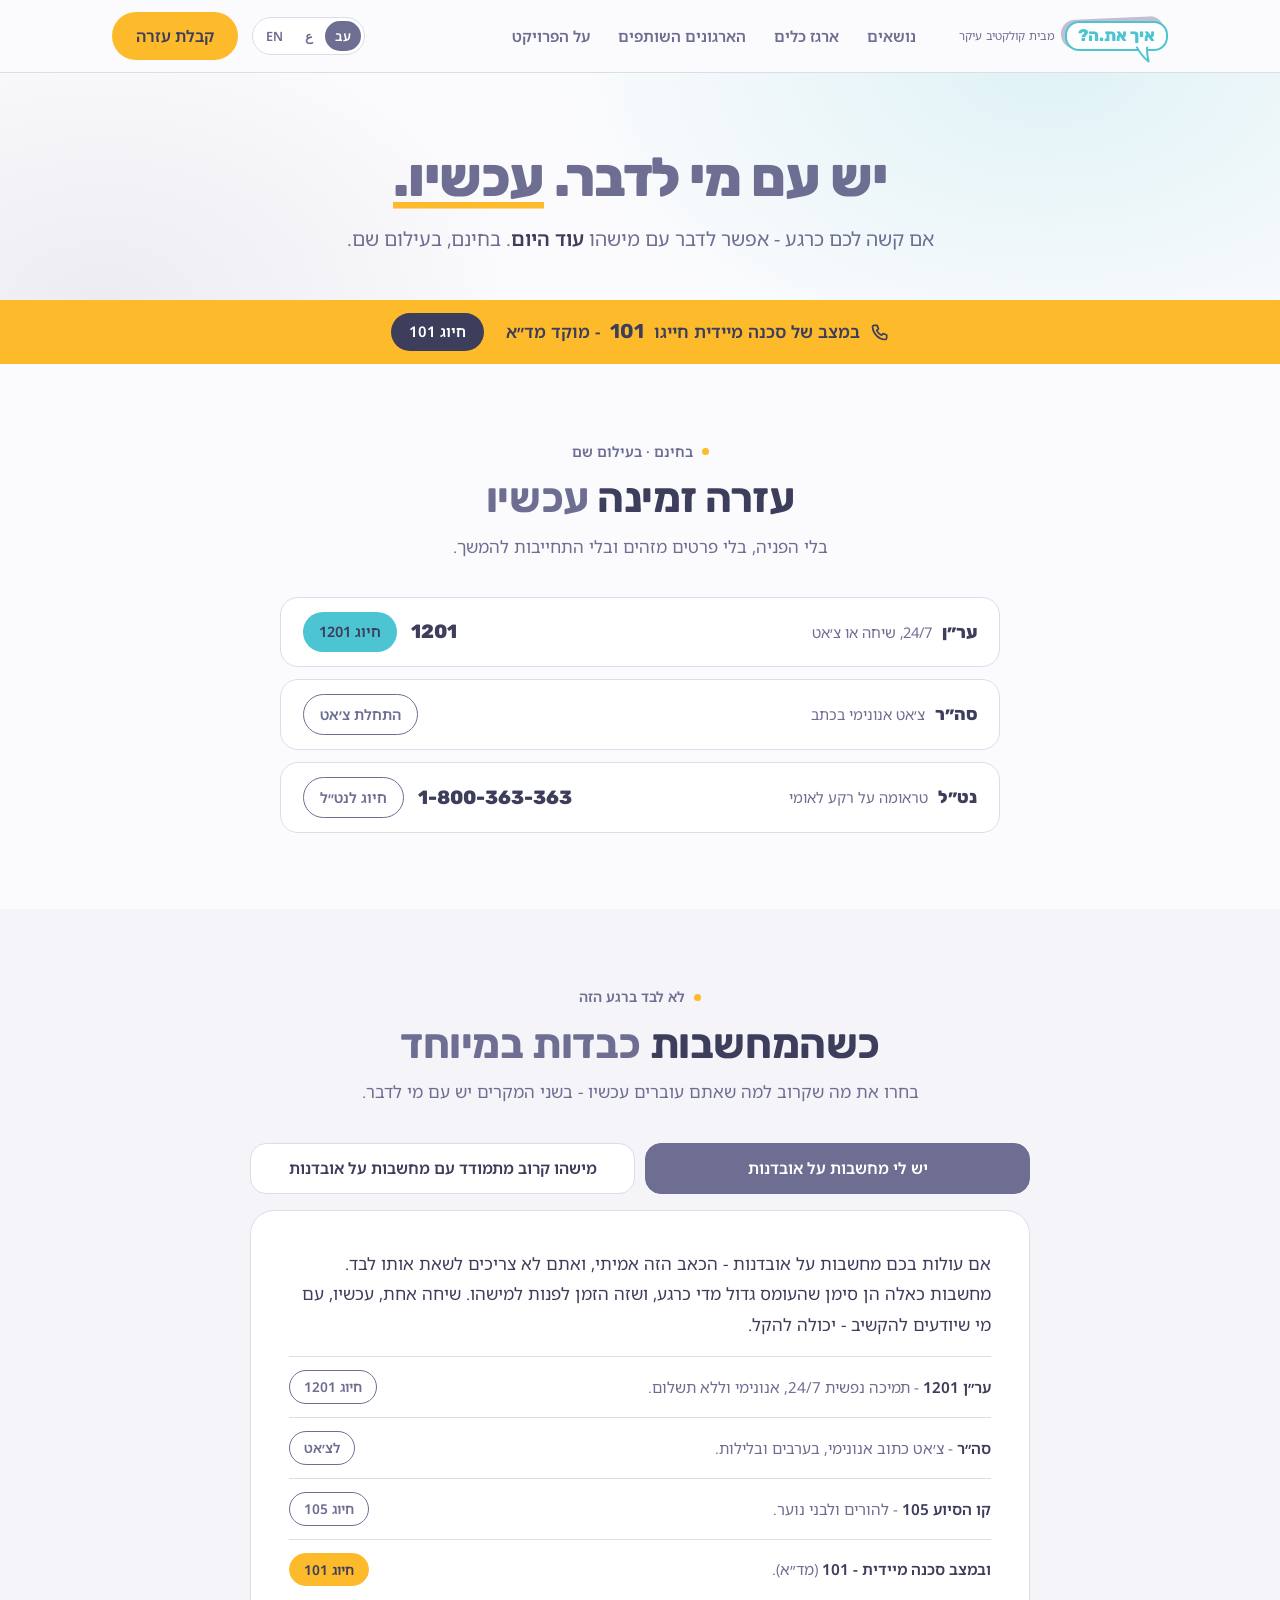
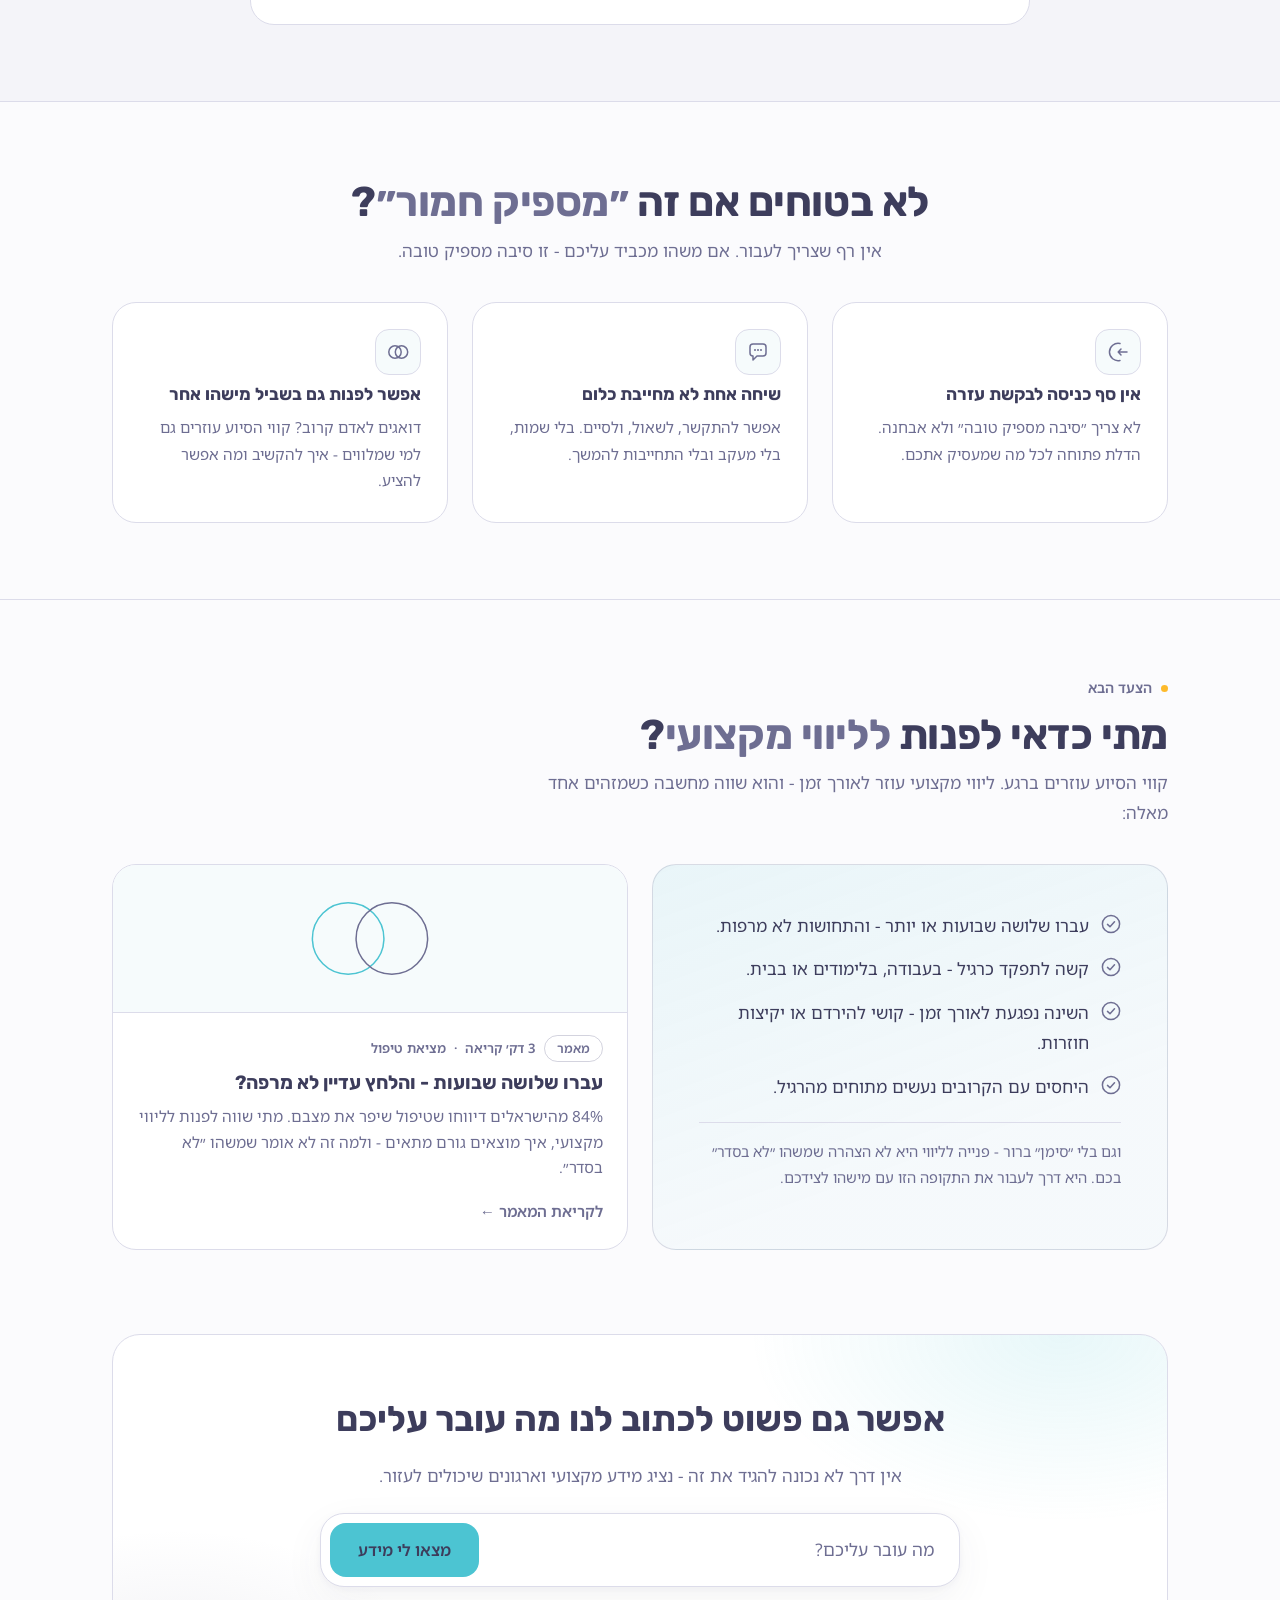
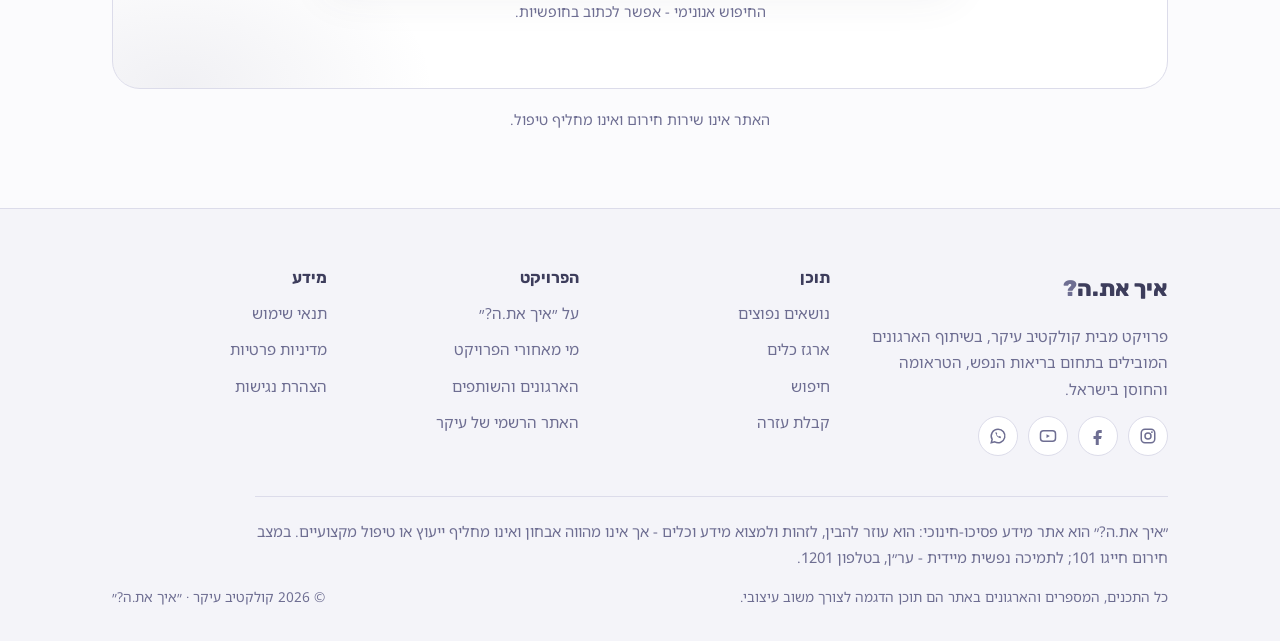
<file: help.html>
<!doctype html>
<html lang="he" dir="rtl">
<head>
<meta charset="utf-8">
<meta name="viewport" content="width=device-width, initial-scale=1">
<meta name="robots" content="noindex">
<title>יש עם מי לדבר. עכשיו. - איך את.ה?</title>
<meta name="description" content="קווי סיוע, צ׳אט ותמיכה מקצועית - בחינם, בעילום שם, עוד היום. איך את.ה? מבית קולקטיב עיקר.">
<link rel="preconnect" href="https://fonts.googleapis.com">
<link rel="preconnect" href="https://fonts.gstatic.com" crossorigin>
<link rel="stylesheet" href="https://fonts.googleapis.com/css2?family=Rubik:wght@700;800&family=Noto+Sans+Hebrew:wght@400;600&display=swap">
<link rel="stylesheet" href="css/b.css">
<link rel="icon" type="image/svg+xml" href="data:image/svg+xml,%3Csvg xmlns=%22http://www.w3.org/2000/svg%22 viewBox=%220 0 32 32%22%3E%3Crect x=%224.5%22 y=%225.5%22 width=%2226%22 height=%2220%22 rx=%227%22 fill=%22%23c6c6d6%22/%3E%3Crect x=%221.5%22 y=%222.5%22 width=%2226%22 height=%2220%22 rx=%227%22 fill=%22%23fff%22 stroke=%22%234cc4d2%22 stroke-width=%222%22/%3E%3Cpath d=%22M13 21.5 C14 25 16 28 19.5 30.5 C17 26.5 16.5 24 16.5 21.5 Z%22 fill=%22%23fff%22 stroke=%22%234cc4d2%22 stroke-width=%221.5%22/%3E%3Ctext x=%2214.5%22 y=%2219%22 font-family=%22Arial,sans-serif%22 font-size=%2216%22 font-weight=%22bold%22 fill=%22%234cc4d2%22 text-anchor=%22middle%22%3E?%3C/text%3E%3C/svg%3E">
<style>
  /* help page - B language */
  .help-hero { padding-block: clamp(48px, 7vw, 76px) clamp(30px, 4vw, 44px); position: relative; overflow: hidden; }
  .help-hero .container { display: grid; gap: 14px; max-width: 760px; text-align: center; position: relative; }
  .help-hero h1 { font-size: clamp(2.2rem, 5.4vw, 3.4rem); }
  .help-hero .lede { color: var(--ink-soft); font-size: clamp(1.05rem, 2vw, 1.22rem); }
  .help-hero .lede b { color: var(--ink); font-weight: 600; }

  .emergency { background: var(--amber); color: var(--ink); }
  .emergency .container { display: flex; align-items: center; justify-content: center; gap: 12px 22px; flex-wrap: wrap; padding-block: 13px; font-weight: 600; }
  .emergency p { display: inline-flex; align-items: center; gap: 10px; margin: 0; }
  .emergency .e-num { font-family: var(--f-display); font-size: 1.25rem; }
  .emergency .e-call {
    background: var(--ink); color: #fff; text-decoration: none; font-weight: 600;
    border-radius: 999px; padding: 6px 18px; font-size: 0.92rem; white-space: nowrap;
  }
  .emergency .e-call:focus-visible { outline-color: var(--ink); }

  /* compact help rows */
  .quick-lines { list-style: none; margin: 0 auto; padding: 0; max-width: 720px; display: grid; gap: 12px; }
  .q-row {
    background: var(--card); border: 1px solid var(--line); border-radius: 18px;
    padding: 14px 22px; display: flex; align-items: center; justify-content: space-between;
    gap: 10px 18px; flex-wrap: wrap;
  }
  .q-main { display: flex; align-items: baseline; gap: 10px; flex-wrap: wrap; }
  .q-main strong { font-family: var(--f-display); font-weight: 800; font-size: 1.1rem; color: var(--ink); white-space: nowrap; }
  .q-main span { color: var(--ink-soft); font-size: 0.92rem; }
  .q-act { display: flex; align-items: center; gap: 14px; }
  .q-num { font-family: var(--f-display); font-weight: 800; font-size: 1.2rem; color: var(--ink); direction: ltr; white-space: nowrap; }
  .q-btn { padding: 7px 16px; font-size: 0.9rem; }
  .btn-line { background: transparent; color: var(--plum); border: 1.5px solid var(--plum); }
  .btn-line:hover { background: rgba(76, 196, 210, 0.1); }

  /* crisis toggle */
  .crisis-wrap { max-width: 780px; margin-inline: auto; display: grid; gap: 16px; }
  .crisis-toggle { display: grid; grid-template-columns: 1fr 1fr; gap: 10px; }
  .crisis-btn {
    font-family: var(--f-body); font-weight: 600; font-size: 0.98rem; line-height: 1.45;
    background: var(--card); color: var(--ink);
    border: 1.5px solid var(--line); border-radius: 16px;
    padding: 13px 18px; cursor: pointer;
    transition: background .12s ease, border-color .12s ease, color .12s ease;
  }
  .crisis-btn:hover { border-color: var(--plum); }
  .crisis-btn[aria-pressed="true"] { background: var(--plum); border-color: var(--plum); color: #fff; }
  .crisis-block {
    background: var(--card); border: 1px solid var(--line); border-radius: var(--r);
    padding: clamp(24px, 4vw, 38px); display: grid; gap: 16px;
  }
  .crisis-block[hidden] { display: none; }
  .crisis-block > p { line-height: 1.8; }
  .crisis-lines { list-style: none; margin: 0; padding: 0; display: grid; }
  .crisis-lines li {
    display: flex; align-items: center; justify-content: space-between; gap: 8px 16px; flex-wrap: wrap;
    padding-block: 13px; border-top: 1px solid var(--line);
  }
  .crisis-lines li:last-child { padding-bottom: 0; }
  .crisis-lines .c-main { color: var(--ink-soft); font-size: 0.95rem; line-height: 1.6; }
  .crisis-lines .c-main strong { color: var(--ink); font-weight: 600; }
  .c-call {
    flex-shrink: 0; text-decoration: none; font-weight: 600; font-size: 0.85rem;
    color: var(--plum); border: 1.5px solid var(--plum); border-radius: 999px;
    padding: 4px 14px; white-space: nowrap;
    transition: background .12s ease;
  }
  .c-call:hover { background: rgba(76, 196, 210, 0.1); }
  .c-call-amber { background: var(--amber); border-color: var(--amber); color: var(--ink); }
  .c-call-amber:hover { background: #f3ad14; }

  .reassure-grid { display: grid; grid-template-columns: repeat(3, 1fr); gap: 24px; }
  .reassure {
    background: var(--card); border: 1px solid var(--line); border-radius: var(--r);
    padding: 26px 26px 28px; display: grid; gap: 10px; align-content: start;
  }
  .reassure-icon {
    width: 46px; height: 46px; border-radius: 14px; display: grid; place-items: center;
    border: 1px solid var(--line); background: #f6fbfc;
  }
  .reassure h3 { font-size: 1.08rem; }
  .reassure p { color: var(--ink-soft); font-size: 0.95rem; }

  .signs { list-style: none; margin: 0; padding: 0; display: grid; gap: 14px; }
  .signs li { display: flex; gap: 12px; align-items: flex-start; }
  .signs svg { flex-shrink: 0; margin-top: 3px; }
  .signs-note { color: var(--lilac); font-size: 0.92rem; border-top: 1px solid var(--line); padding-top: 16px; margin-top: 6px; }
  .after-note { margin-top: 18px; text-align: center; }

  @media (max-width: 900px) { .reassure-grid { grid-template-columns: 1fr; } }
  @media (max-width: 560px) { .crisis-toggle { grid-template-columns: 1fr; } }
</style>
</head>
<body>
<!-- SHELL:HEADER START -->
<a class="skip-link" href="#main">דילוג לתוכן</a>
<header class="topbar">
  <div class="container">
    <a class="brand" href="index.html"><span class="brand-bubble"><span class="brand-name">איך את.ה<span class="brand-q">?</span></span><svg class="tail" viewBox="0 0 22 18" aria-hidden="true"><path d="M5 0 H15 V2.6 C14.8 8 15.4 12 16.5 16.5 C11.5 12.5 8 8 5 2.6 Z" fill="#fff"/><path d="M5 2.4 C8 8 11.5 12.5 16.5 16.5 C15.4 12 14.8 8 15 2.4" fill="none" stroke="currentColor" stroke-width="2" stroke-linecap="round" stroke-linejoin="round"/></svg></span> <small>מבית קולקטיב עיקר</small></a>
    <nav class="topnav" aria-label="ניווט ראשי">
      <a href="topics.html">נושאים</a>
      <a href="index.html#featured">ארגז כלים</a>
      <a href="partners.html">הארגונים השותפים</a>
      <a href="about.html">על הפרויקט</a>
    </nav>
    <div class="topbar-side">
      <div class="lang-switch" role="group" aria-label="בחירת שפה (עברית, ערבית, אנגלית)" title="האתר יתמוך בעברית, ערבית ואנגלית; המעבר בין השפות ייבנה בשלב הפיתוח">
        <span aria-current="true">עב</span><span lang="ar">ع</span><span lang="en">EN</span>
      </div>
      <a class="btn btn-amber" href="help.html" aria-current="page">קבלת עזרה</a>
      <button class="menu-toggle" data-menu-toggle aria-controls="mobileNav" aria-expanded="false" aria-label="פתיחת תפריט">
        <svg width="20" height="20" viewBox="0 0 20 20" aria-hidden="true"><path d="M2 5h16M2 10h16M2 15h16" stroke="currentColor" stroke-width="2" stroke-linecap="round"/></svg>
      </button>
    </div>
  </div>
  <nav class="mobile-nav" id="mobileNav" aria-label="ניווט ראשי - מובייל">
    <a href="topics.html">נושאים</a>
    <a href="index.html#featured">ארגז כלים</a>
    <a href="partners.html">הארגונים השותפים</a>
    <a href="about.html">על הפרויקט</a>
    <a href="help.html" aria-current="page">קבלת עזרה</a>
  </nav>
</header>
<!-- SHELL:HEADER END -->

<main id="main" data-page="help">

  <section class="hero help-hero">
    <div class="hero-air" aria-hidden="true"></div>
    <div class="container">
      <h1>יש עם מי לדבר. <span class="u-amber">עכשיו.</span></h1>
      <p class="lede">אם קשה לכם כרגע - אפשר לדבר עם&nbsp;מישהו <b>עוד היום</b>. בחינם, בעילום שם.</p>
    </div>
  </section>

  <section class="emergency" aria-label="הנחיה למצב חירום">
    <div class="container">
      <p><svg width="20" height="20" viewBox="0 0 24 24" fill="none" aria-hidden="true"><path d="M5 4h3.5l1.7 4.3-2.2 1.8a13.5 13.5 0 0 0 5.9 5.9l1.8-2.2L20 15.5V19a2 2 0 0 1-2.2 2A16.5 16.5 0 0 1 3 6.2 2 2 0 0 1 5 4Z" stroke="currentColor" stroke-width="2" stroke-linejoin="round"/></svg>במצב של סכנה מיידית חייגו <b class="e-num">101</b> - מוקד מד״א</p>
      <a class="e-call" href="tel:101">חיוג 101</a>
    </div>
  </section>

  <section class="section" id="now">
    <div class="container">
      <div class="section-head center">
        <span class="eyebrow">בחינם · בעילום שם</span>
        <h2>עזרה זמינה <em class="accent">עכשיו</em></h2>
        <p>בלי הפניה, בלי פרטים מזהים ובלי התחייבות להמשך.</p>
      </div>
      <ul class="quick-lines">
        <li class="q-row">
          <div class="q-main">
            <strong>ער״ן</strong>
            <span>24/7, שיחה או צ׳אט</span>
          </div>
          <div class="q-act">
            <span class="q-num">1201</span>
            <a class="btn btn-teal q-btn" href="tel:1201">חיוג 1201</a>
          </div>
        </li>
        <li class="q-row">
          <div class="q-main">
            <strong>סה״ר</strong>
            <span>צ׳אט אנונימי בכתב</span>
          </div>
          <div class="q-act">
            <a class="btn btn-line q-btn" href="#">התחלת צ׳אט</a>
          </div>
        </li>
        <li class="q-row">
          <div class="q-main">
            <strong>נט״ל</strong>
            <span>טראומה על רקע לאומי</span>
          </div>
          <div class="q-act">
            <span class="q-num">1-800-363-363</span>
            <a class="btn btn-line q-btn" href="tel:1800363363">חיוג לנט״ל</a>
          </div>
        </li>
      </ul>
    </div>
  </section>

  <section class="section section-tint" id="crisis">
    <div class="container">
      <div class="section-head center">
        <span class="eyebrow">לא לבד ברגע הזה</span>
        <h2>כשהמחשבות <em class="accent">כבדות במיוחד</em></h2>
        <p>בחרו את מה שקרוב למה שאתם עוברים עכשיו - בשני המקרים יש עם מי לדבר.</p>
      </div>
      <div class="crisis-wrap">
        <div class="crisis-toggle" role="group" aria-label="בחירת מצב">
          <button type="button" class="crisis-btn" data-crisis-btn="self" aria-pressed="true">יש לי מחשבות על אובדנות</button>
          <button type="button" class="crisis-btn" data-crisis-btn="other" aria-pressed="false">מישהו קרוב מתמודד עם מחשבות על אובדנות</button>
        </div>
        <!-- תוכן סופי, כולל ASK-S, יסופק ויאושר על ידי הצוות המקצועי -->
        <div class="crisis-block" data-crisis-block="self">
          <p>אם עולות בכם מחשבות על אובדנות - הכאב הזה אמיתי, ואתם לא צריכים לשאת אותו לבד. מחשבות כאלה הן סימן שהעומס גדול מדי כרגע, ושזה הזמן לפנות למישהו. שיחה אחת, עכשיו, עם מי שיודעים להקשיב - יכולה להקל.</p>
          <ul class="crisis-lines">
            <li>
              <span class="c-main"><strong>ער״ן 1201</strong> - תמיכה נפשית 24/7, אנונימי וללא תשלום.</span>
              <a class="c-call" href="tel:1201">חיוג 1201</a>
            </li>
            <li>
              <span class="c-main"><strong>סה״ר</strong> - צ׳אט כתוב אנונימי, בערבים ובלילות.</span>
              <a class="c-call" href="#">לצ׳אט</a>
            </li>
            <li>
              <span class="c-main"><strong>קו הסיוע 105</strong> - להורים ולבני נוער.</span>
              <a class="c-call" href="tel:105">חיוג 105</a>
            </li>
            <li>
              <span class="c-main"><strong>ובמצב סכנה מיידית - 101</strong> (מד״א).</span>
              <a class="c-call c-call-amber" href="tel:101">חיוג 101</a>
            </li>
          </ul>
        </div>
        <div class="crisis-block" data-crisis-block="other" hidden>
          <p>כשאדם קרוב משתף במחשבות על אובדנות, או כשמשהו בו מדאיג אתכם - עצם הנוכחות שלכם חשובה. מותר ואף כדאי לשאול ישירות ובאכפתיות אם יש לו מחשבות על אובדנות: שאלה ישירה לא מסכנת - היא פותחת דלת. הקשיבו בלי שיפוט, הישארו בקשר - ואל תישארו עם הדאגה לבד.</p>
          <ul class="crisis-lines">
            <li>
              <span class="c-main"><strong>ער״ן 1201</strong> - תמיכה נפשית 24/7, אנונימי וללא תשלום.</span>
              <a class="c-call" href="tel:1201">חיוג 1201</a>
            </li>
            <li>
              <span class="c-main"><strong>סה״ר</strong> - צ׳אט כתוב אנונימי, בערבים ובלילות.</span>
              <a class="c-call" href="#">לצ׳אט</a>
            </li>
            <li>
              <span class="c-main"><strong>קו הסיוע 105</strong> - להורים ולבני נוער.</span>
              <a class="c-call" href="tel:105">חיוג 105</a>
            </li>
            <li>
              <span class="c-main"><strong>ובמצב סכנה מיידית - 101</strong> (מד״א).</span>
              <a class="c-call c-call-amber" href="tel:101">חיוג 101</a>
            </li>
          </ul>
        </div>
      </div>
    </div>
  </section>
  <script>
    (function () {
      var btns = document.querySelectorAll('[data-crisis-btn]');
      var blocks = document.querySelectorAll('[data-crisis-block]');
      btns.forEach(function (btn) {
        btn.addEventListener('click', function () {
          var target = btn.getAttribute('data-crisis-btn');
          btns.forEach(function (b) { b.setAttribute('aria-pressed', b === btn ? 'true' : 'false'); });
          blocks.forEach(function (bl) { bl.hidden = bl.getAttribute('data-crisis-block') !== target; });
        });
      });
    })();
  </script>

  <section class="section section-line" id="doubt">
    <div class="container">
      <div class="section-head center">
        <h2>לא בטוחים אם זה <em class="accent">״מספיק חמור״</em>?</h2>
        <p>אין רף שצריך לעבור. אם משהו מכביד עליכם - זו סיבה מספיק טובה.</p>
      </div>
      <div class="reassure-grid">
        <div class="reassure">
          <span class="reassure-icon" aria-hidden="true">
            <svg width="24" height="24" viewBox="0 0 24 24" fill="none"><path d="M14 3.5a8.7 8.7 0 1 0 0 17" stroke="#6e6e92" stroke-width="1.5" stroke-linecap="round"/><path d="M21 12h-8.5M15 9l-2.8 3L15 15" stroke="#6e6e92" stroke-width="1.5" stroke-linecap="round" stroke-linejoin="round"/></svg>
          </span>
          <h3>אין סף כניסה לבקשת עזרה</h3>
          <p>לא צריך ״סיבה מספיק טובה״ ולא אבחנה. הדלת פתוחה לכל מה שמעסיק אתכם.</p>
        </div>
        <div class="reassure">
          <span class="reassure-icon" aria-hidden="true">
            <svg width="24" height="24" viewBox="0 0 24 24" fill="none"><path d="M4 7a3 3 0 0 1 3-3h10a3 3 0 0 1 3 3v6a3 3 0 0 1-3 3h-6l-4 4v-4H7a3 3 0 0 1-3-3Z" stroke="#6e6e92" stroke-width="1.5" stroke-linejoin="round"/><circle cx="9" cy="10" r="1" fill="#6e6e92"/><circle cx="12" cy="10" r="1" fill="#6e6e92"/><circle cx="15" cy="10" r="1" fill="#6e6e92"/></svg>
          </span>
          <h3>שיחה אחת לא מחייבת כלום</h3>
          <p>אפשר להתקשר, לשאול, ולסיים. בלי שמות, בלי מעקב ובלי התחייבות להמשך.</p>
        </div>
        <div class="reassure">
          <span class="reassure-icon" aria-hidden="true">
            <svg width="24" height="24" viewBox="0 0 24 24" fill="none"><circle cx="9" cy="12" r="6.2" stroke="#6e6e92" stroke-width="1.5"/><circle cx="15.5" cy="12" r="6.2" stroke="#6e6e92" stroke-width="1.5"/></svg>
          </span>
          <h3>אפשר לפנות גם בשביל מישהו אחר</h3>
          <p>דואגים לאדם קרוב? קווי הסיוע עוזרים גם למי שמלווים - איך להקשיב ומה אפשר להציע.</p>
        </div>
      </div>
    </div>
  </section>

  <section class="section section-line" id="ongoing">
    <div class="container">
      <div class="section-head">
        <span class="eyebrow">הצעד הבא</span>
        <h2>מתי כדאי לפנות <em class="accent">לליווי מקצועי</em>?</h2>
        <p>קווי הסיוע עוזרים ברגע. ליווי מקצועי עוזר לאורך זמן - והוא שווה מחשבה כשמזהים אחד מאלה:</p>
      </div>
      <div class="card-grid-2">
        <div class="panel panel-teal">
          <ul class="signs">
            <li>
              <svg width="20" height="20" viewBox="0 0 20 20" fill="none" aria-hidden="true"><circle cx="10" cy="10" r="8.6" stroke="#6e6e92" stroke-width="1.5"/><path d="M6.5 10.4 9 12.8l4.5-5" stroke="#6e6e92" stroke-width="1.5" stroke-linecap="round" stroke-linejoin="round"/></svg>
              <span>עברו שלושה שבועות או יותר - והתחושות לא מרפות.</span>
            </li>
            <li>
              <svg width="20" height="20" viewBox="0 0 20 20" fill="none" aria-hidden="true"><circle cx="10" cy="10" r="8.6" stroke="#6e6e92" stroke-width="1.5"/><path d="M6.5 10.4 9 12.8l4.5-5" stroke="#6e6e92" stroke-width="1.5" stroke-linecap="round" stroke-linejoin="round"/></svg>
              <span>קשה לתפקד כרגיל - בעבודה, בלימודים או בבית.</span>
            </li>
            <li>
              <svg width="20" height="20" viewBox="0 0 20 20" fill="none" aria-hidden="true"><circle cx="10" cy="10" r="8.6" stroke="#6e6e92" stroke-width="1.5"/><path d="M6.5 10.4 9 12.8l4.5-5" stroke="#6e6e92" stroke-width="1.5" stroke-linecap="round" stroke-linejoin="round"/></svg>
              <span>השינה נפגעת לאורך זמן - קושי להירדם או יקיצות חוזרות.</span>
            </li>
            <li>
              <svg width="20" height="20" viewBox="0 0 20 20" fill="none" aria-hidden="true"><circle cx="10" cy="10" r="8.6" stroke="#6e6e92" stroke-width="1.5"/><path d="M6.5 10.4 9 12.8l4.5-5" stroke="#6e6e92" stroke-width="1.5" stroke-linecap="round" stroke-linejoin="round"/></svg>
              <span>היחסים עם הקרובים נעשים מתוחים מהרגיל.</span>
            </li>
          </ul>
          <p class="signs-note">וגם בלי ״סימן״ ברור - פנייה לליווי היא לא הצהרה שמשהו ״לא בסדר״ בכם. היא דרך לעבור את התקופה הזו עם מישהו לצידכם.</p>
        </div>
        <a class="card" href="article.html">
          <div class="card-art art-a" aria-hidden="true">
            <svg viewBox="0 0 400 148" fill="none">
              <circle cx="178" cy="74" r="36" stroke="#4cc4d2" stroke-width="1.5" vector-effect="non-scaling-stroke"/>
              <circle cx="222" cy="74" r="36" stroke="#6e6e92" stroke-width="1.5" vector-effect="non-scaling-stroke"/>
            </svg>
          </div>
          <div class="card-body">
            <div class="card-meta"><span class="tag">מאמר</span><span>3 דק׳ קריאה</span><span>·</span><span>מציאת טיפול</span></div>
            <h3>עברו שלושה שבועות - והלחץ עדיין לא מרפה?</h3>
            <p class="excerpt">84% מהישראלים דיווחו שטיפול שיפר את מצבם. מתי שווה לפנות לליווי מקצועי, איך מוצאים גורם מתאים - ולמה זה לא אומר שמשהו ״לא בסדר״.</p>
            <span class="card-cta">לקריאת המאמר ←</span>
          </div>
        </a>
      </div>
    </div>
  </section>

  <section class="section" id="search-again" style="padding-top: 8px;">
    <div class="container">
      <div class="again-panel">
        <h2>אפשר גם פשוט לכתוב לנו מה עובר עליכם</h2>
        <p>אין דרך לא נכונה להגיד את זה - נציג מידע מקצועי וארגונים שיכולים לעזור.</p>
        <form class="search-form" action="search.html" method="get" role="search">
          <div class="search-box">
            <input type="text" name="q" aria-label="מה עובר עליכם? כתבו בשפה חופשית" placeholder="מה עובר עליכם?">
            <button class="btn btn-teal" type="submit">מצאו לי מידע</button>
          </div>
          <p class="search-hint">החיפוש אנונימי - אפשר לכתוב בחופשיות.</p>
        </form>
      </div>
      <p class="muted small after-note">האתר אינו שירות חירום ואינו מחליף טיפול.</p>
    </div>
  </section>

</main>

<!-- SHELL:FOOTER START -->
<footer class="footer">
  <div class="container">
    <div class="footer-grid">
      <div class="footer-about">
        <a class="brand" href="index.html"><span class="brand-name">איך את.ה<span class="brand-q">?</span></span></a>
        <p>פרויקט מבית קולקטיב עיקר, בשיתוף הארגונים המובילים בתחום בריאות הנפש, הטראומה והחוסן בישראל.</p>
        <div class="social-row" aria-label="רשתות חברתיות">
          <a href="#" aria-label="אינסטגרם"><svg width="18" height="18" viewBox="0 0 24 24" fill="none" aria-hidden="true"><rect x="3" y="3" width="18" height="18" rx="5" stroke="currentColor" stroke-width="2"/><circle cx="12" cy="12" r="4" stroke="currentColor" stroke-width="2"/><circle cx="17.2" cy="6.8" r="1.3" fill="currentColor"/></svg></a>
          <a href="#" aria-label="פייסבוק"><svg width="18" height="18" viewBox="0 0 24 24" fill="none" aria-hidden="true"><path d="M14 8h3V4h-3a5 5 0 0 0-5 5v3H6v4h3v8h4v-8h3l1-4h-4V9a1 1 0 0 1 1-1Z" fill="currentColor"/></svg></a>
          <a href="#" aria-label="יוטיוב"><svg width="18" height="18" viewBox="0 0 24 24" fill="none" aria-hidden="true"><rect x="2" y="5" width="20" height="14" rx="4" stroke="currentColor" stroke-width="2"/><path d="M10 9.5v5l4.5-2.5L10 9.5Z" fill="currentColor"/></svg></a>
          <a href="#" aria-label="וואטסאפ"><svg width="18" height="18" viewBox="0 0 24 24" fill="none" aria-hidden="true"><path d="M12 3a9 9 0 0 0-7.8 13.5L3 21l4.7-1.2A9 9 0 1 0 12 3Z" stroke="currentColor" stroke-width="2"/><path d="M9 8.5c.5 3 3.5 6 6.5 6.5l.5-2-2-1-1 .8c-1-.5-2.3-1.8-2.8-2.8l.8-1-1-2-2 .5Z" fill="currentColor"/></svg></a>
        </div>
      </div>
      <nav aria-label="ניווט - תוכן">
        <h3>תוכן</h3>
        <ul>
          <li><a href="topics.html">נושאים נפוצים</a></li>
          <li><a href="index.html#featured">ארגז כלים</a></li>
          <li><a href="search.html">חיפוש</a></li>
          <li><a href="help.html">קבלת עזרה</a></li>
        </ul>
      </nav>
      <nav aria-label="ניווט - הפרויקט">
        <h3>הפרויקט</h3>
        <ul>
          <li><a href="about.html">על ״איך את.ה?״</a></li>
          <li><a href="about.html#eiker">מי מאחורי הפרויקט</a></li>
          <li><a href="partners.html">הארגונים והשותפים</a></li>
          <li><a href="https://www.icarcollective.org/he/" rel="external">האתר הרשמי של עיקר</a></li>
        </ul>
      </nav>
      <nav aria-label="ניווט - מידע">
        <h3>מידע</h3>
        <ul>
          <li><a href="#">תנאי שימוש</a></li>
          <li><a href="#">מדיניות פרטיות</a></li>
          <li><a href="#">הצהרת נגישות</a></li>
        </ul>
      </nav>
    </div>
    <p class="footer-disclaimer">״איך את.ה?״ הוא אתר מידע פסיכו-חינוכי: הוא עוזר להבין, לזהות ולמצוא מידע וכלים - אך אינו מהווה אבחון ואינו מחליף ייעוץ או טיפול מקצועיים. במצב חירום חייגו 101; לתמיכה נפשית מיידית - ער״ן, בטלפון 1201.</p>
    <div class="footer-note">
      <span>כל התכנים, המספרים והארגונים באתר הם תוכן הדגמה לצורך משוב עיצובי.</span>
      <span>© 2026 קולקטיב עיקר · ״איך את.ה?״</span>
    </div>
  </div>
</footer>
<script src="js/b.js"></script>
<!-- SHELL:FOOTER END -->
</body>
</html>
</file>
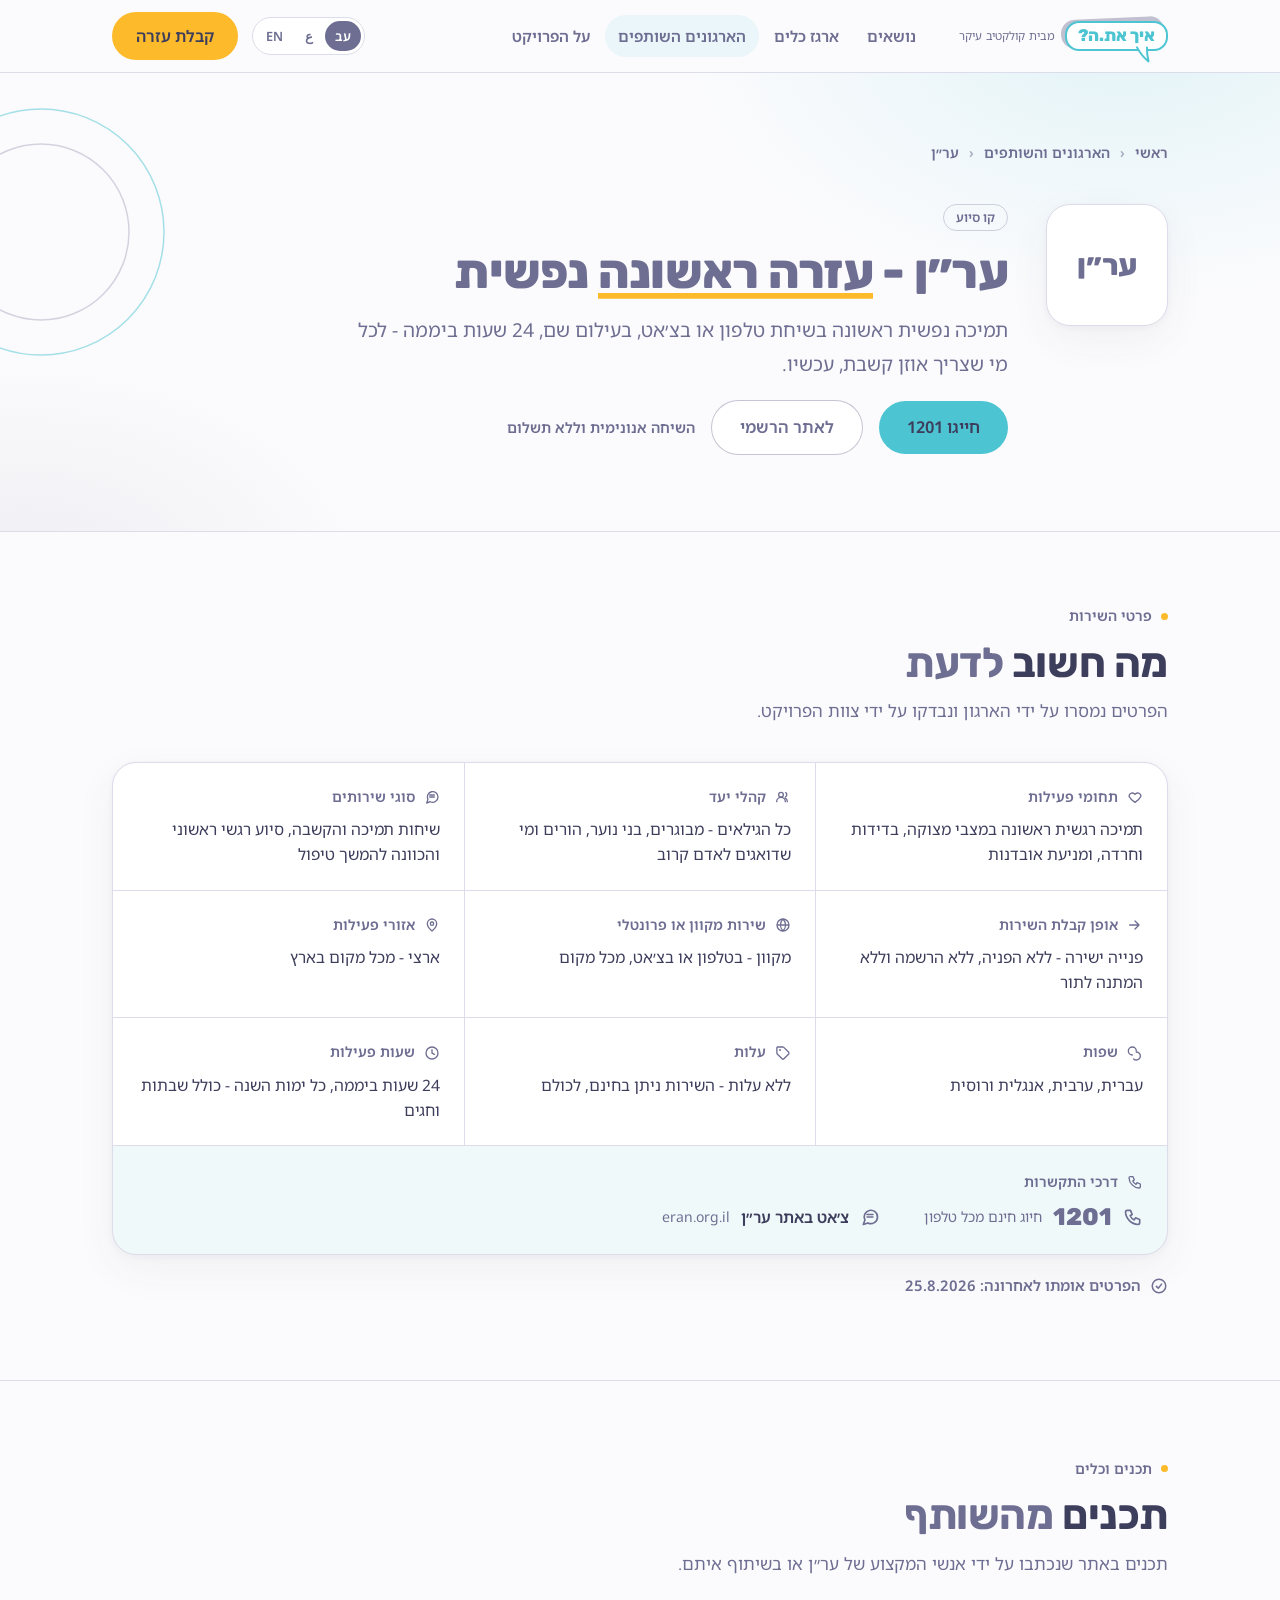
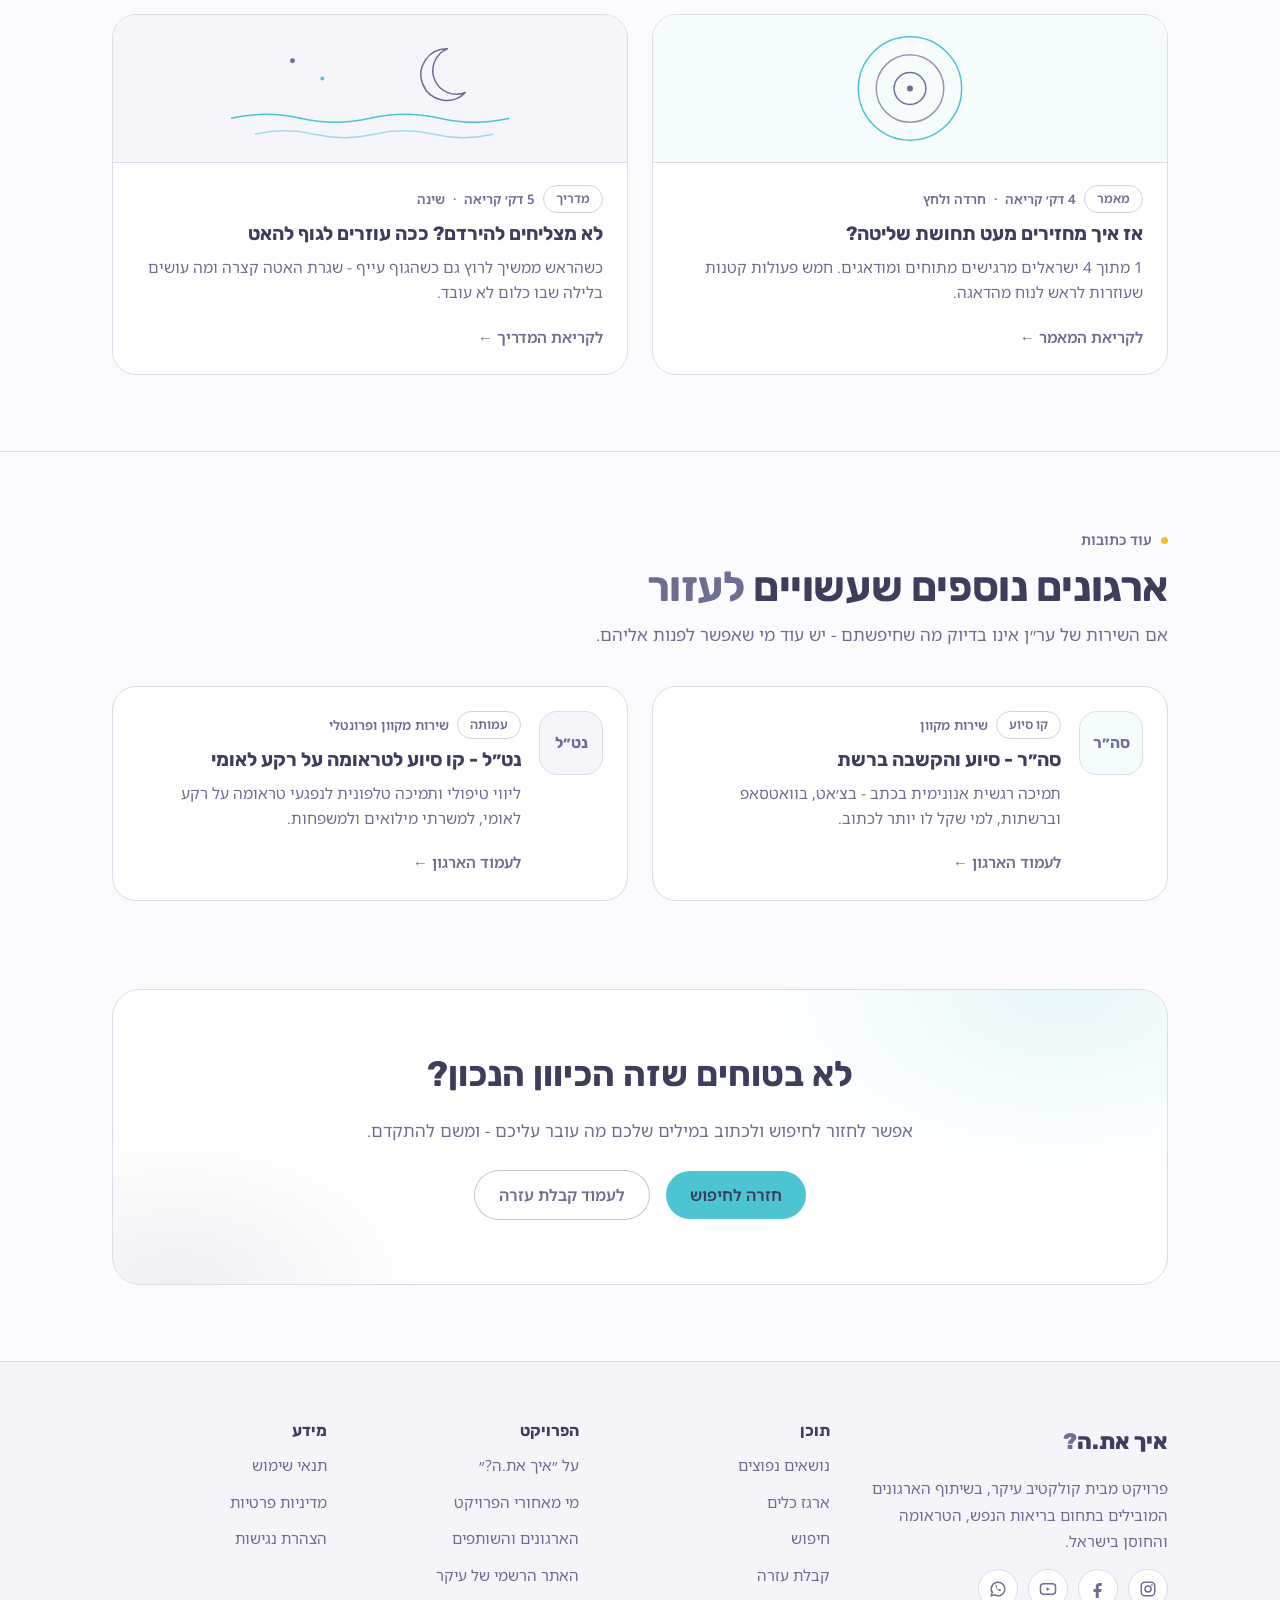
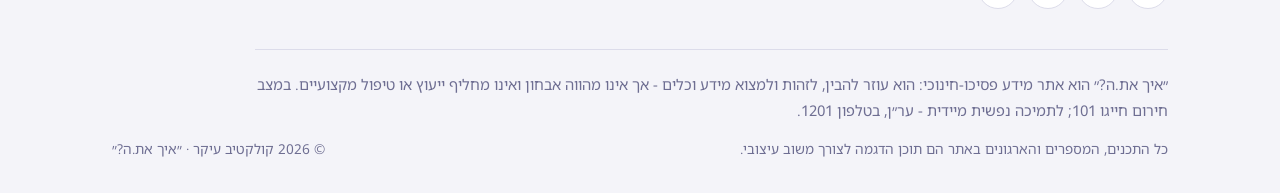
<file: partner.html>
<!doctype html>
<html lang="he" dir="rtl">
<head>
<meta charset="utf-8">
<meta name="viewport" content="width=device-width, initial-scale=1">
<meta name="robots" content="noindex">
<title>ער״ן - עזרה ראשונה נפשית - איך את.ה?</title>
<meta name="description" content="ער״ן - עזרה ראשונה נפשית: תמיכה בטלפון 1201 או בצ׳אט, בעילום שם, 24 שעות ביממה. עמוד שותף בפרויקט ״איך את.ה?״ מבית קולקטיב עיקר.">
<link rel="preconnect" href="https://fonts.googleapis.com">
<link rel="preconnect" href="https://fonts.gstatic.com" crossorigin>
<link rel="stylesheet" href="https://fonts.googleapis.com/css2?family=Rubik:wght@700;800&family=Noto+Sans+Hebrew:wght@400;600&display=swap">
<link rel="stylesheet" href="css/b.css">
<link rel="icon" type="image/svg+xml" href="data:image/svg+xml,%3Csvg xmlns=%22http://www.w3.org/2000/svg%22 viewBox=%220 0 32 32%22%3E%3Crect x=%224.5%22 y=%225.5%22 width=%2226%22 height=%2220%22 rx=%227%22 fill=%22%23c6c6d6%22/%3E%3Crect x=%221.5%22 y=%222.5%22 width=%2226%22 height=%2220%22 rx=%227%22 fill=%22%23fff%22 stroke=%22%234cc4d2%22 stroke-width=%222%22/%3E%3Cpath d=%22M13 21.5 C14 25 16 28 19.5 30.5 C17 26.5 16.5 24 16.5 21.5 Z%22 fill=%22%23fff%22 stroke=%22%234cc4d2%22 stroke-width=%221.5%22/%3E%3Ctext x=%2214.5%22 y=%2219%22 font-family=%22Arial,sans-serif%22 font-size=%2216%22 font-weight=%22bold%22 fill=%22%234cc4d2%22 text-anchor=%22middle%22%3E?%3C/text%3E%3C/svg%3E">
<style>
/* ---------- partner page (page-specific) ---------- */
.partner-hero {
  position: relative; overflow: hidden;
  padding-block: clamp(40px, 6vw, 68px) clamp(48px, 6vw, 76px);
}
.partner-air {
  position: absolute; inset: 0; pointer-events: none;
  background:
    radial-gradient(42rem 26rem at 88% -10%, rgba(76, 196, 210, 0.14), transparent 66%),
    radial-gradient(34rem 22rem at 2% 112%, rgba(110, 110, 146, 0.09), transparent 64%);
}
.partner-rings { position: absolute; inset: 0; pointer-events: none; }
.partner-rings svg { position: absolute; }
.partner-hero .container { position: relative; }

.breadcrumb {
  display: flex; flex-wrap: wrap; gap: 6px 10px; align-items: center;
  font-size: 0.88rem; font-weight: 600; color: var(--lilac);
  margin-bottom: clamp(24px, 4vw, 38px);
}
.breadcrumb a { color: inherit; text-decoration: none; }
.breadcrumb a:hover { color: var(--plum); text-decoration: underline; }
.breadcrumb .sep { opacity: 0.55; }
.breadcrumb .here { color: var(--ink-soft); }

.partner-head { display: flex; flex-wrap: wrap; align-items: flex-start; gap: clamp(22px, 3.5vw, 38px); }
.partner-logo-lg {
  width: clamp(96px, 12vw, 122px); aspect-ratio: 1; flex-shrink: 0;
  border: 1px solid var(--line); border-radius: var(--r);
  background: var(--card); box-shadow: var(--shadow-soft);
  display: grid; place-items: center;
  font-family: var(--f-display); font-weight: 800;
  font-size: clamp(1.5rem, 2.6vw, 1.85rem); color: var(--plum);
}
.partner-intro { display: grid; gap: 14px; flex: 1; min-width: min(100%, 340px); }
.partner-tags { display: flex; flex-wrap: wrap; gap: 8px; }
.partner-intro h1 {
  font-size: clamp(2rem, 4.6vw, 3rem);
  font-weight: 800; letter-spacing: -0.015em; line-height: 1.12;
}
.partner-desc { font-size: clamp(1.05rem, 2vw, 1.2rem); color: var(--ink-soft); max-width: 34em; }
.partner-actions { display: flex; flex-wrap: wrap; gap: 12px 16px; align-items: center; margin-top: 6px; }
.partner-actions .note { font-size: 0.9rem; color: var(--lilac); font-weight: 600; }
.partner-hero .partner-actions .btn { padding: 12px 28px; font-size: 1.02rem; }
.btn-line { background: var(--card); color: var(--plum); border: 1.5px solid rgba(110, 110, 146, 0.4); }
.btn-line:hover { border-color: var(--plum); background: rgba(76, 196, 210, 0.08); }

/* facts - one clean hairline grid */
.facts-section { padding-top: clamp(44px, 6vw, 72px); }
.fact-grid {
  display: grid; grid-template-columns: repeat(3, 1fr);
  gap: 1px; background: var(--line);
  border: 1px solid var(--line); border-radius: var(--r);
  overflow: hidden; box-shadow: var(--shadow-soft);
  margin: 0;
}
.fact { background: var(--card); padding: 22px 24px; display: grid; gap: 8px; align-content: start; }
.fact dt { display: flex; align-items: center; gap: 9px; font-size: 0.88rem; font-weight: 600; color: var(--plum); }
.fact dt svg { flex-shrink: 0; }
.fact dd { margin: 0; color: var(--ink); font-size: 0.98rem; line-height: 1.6; }
.fact-contact { grid-column: 1 / -1; background: #f0f9fa; padding-block: 24px; }
.fact-contact dd { display: flex; flex-wrap: wrap; gap: 14px 44px; align-items: center; padding-top: 2px; }
.contact-line { display: inline-flex; align-items: center; gap: 11px; color: var(--ink); text-decoration: none; font-weight: 600; }
.contact-line:hover b { text-decoration: underline; text-underline-offset: 3px; }
.contact-line svg { color: var(--plum); flex-shrink: 0; }
.contact-line b { font-weight: 600; }
.contact-line .num {
  font-family: var(--f-display); font-weight: 800; font-size: 1.5rem;
  color: var(--plum); direction: ltr; line-height: 1;
}
.contact-line .sub { color: var(--ink-soft); font-weight: 400; font-size: 0.88rem; }
.verified {
  display: inline-flex; align-items: center; gap: 9px; margin-top: 18px;
  color: var(--ink-soft); font-weight: 600; font-size: 0.92rem;
}
.verified svg { color: var(--plum); flex-shrink: 0; }
/* the joined grid appears as one calm block - no per-cell reveal */
.anim .fact-grid .rv { opacity: 1; transform: none; }

/* related orgs */
.org-card { flex-direction: row; align-items: flex-start; gap: 18px; padding: 24px; }
.org-card .org-logo {
  width: 64px; height: 64px; flex-shrink: 0;
  border: 1px solid var(--line); border-radius: 18px;
  display: grid; place-items: center;
  font-family: var(--f-display); font-weight: 700; font-size: 0.98rem;
  color: var(--plum);
}
.org-card .card-body { padding: 0; }

/* route back */
.route-back p { max-width: 40em; }
.route-back .partner-actions { justify-content: center; margin-top: 2px; }

@media (max-width: 1020px) {
  .fact-grid { grid-template-columns: repeat(2, 1fr); }
}
@media (max-width: 760px) {
  .partner-rings { display: none; }
}
@media (max-width: 640px) {
  .fact-grid { grid-template-columns: 1fr; }
  .fact-contact dd { flex-direction: column; align-items: flex-start; }
  .partner-actions .btn { flex: 1 1 auto; }
}
</style>
</head>
<body>
<!-- SHELL:HEADER START -->
<a class="skip-link" href="#main">דילוג לתוכן</a>
<header class="topbar">
  <div class="container">
    <a class="brand" href="index.html"><span class="brand-bubble"><span class="brand-name">איך את.ה<span class="brand-q">?</span></span><svg class="tail" viewBox="0 0 22 18" aria-hidden="true"><path d="M5 0 H15 V2.6 C14.8 8 15.4 12 16.5 16.5 C11.5 12.5 8 8 5 2.6 Z" fill="#fff"/><path d="M5 2.4 C8 8 11.5 12.5 16.5 16.5 C15.4 12 14.8 8 15 2.4" fill="none" stroke="currentColor" stroke-width="2" stroke-linecap="round" stroke-linejoin="round"/></svg></span> <small>מבית קולקטיב עיקר</small></a>
    <nav class="topnav" aria-label="ניווט ראשי">
      <a href="topics.html">נושאים</a>
      <a href="index.html#featured">ארגז כלים</a>
      <a href="partners.html" aria-current="page">הארגונים השותפים</a>
      <a href="about.html">על הפרויקט</a>
    </nav>
    <div class="topbar-side">
      <div class="lang-switch" role="group" aria-label="בחירת שפה (עברית, ערבית, אנגלית)" title="האתר יתמוך בעברית, ערבית ואנגלית; המעבר בין השפות ייבנה בשלב הפיתוח">
        <span aria-current="true">עב</span><span lang="ar">ع</span><span lang="en">EN</span>
      </div>
      <a class="btn btn-amber" href="help.html">קבלת עזרה</a>
      <button class="menu-toggle" data-menu-toggle aria-controls="mobileNav" aria-expanded="false" aria-label="פתיחת תפריט">
        <svg width="20" height="20" viewBox="0 0 20 20" aria-hidden="true"><path d="M2 5h16M2 10h16M2 15h16" stroke="currentColor" stroke-width="2" stroke-linecap="round"/></svg>
      </button>
    </div>
  </div>
  <nav class="mobile-nav" id="mobileNav" aria-label="ניווט ראשי - מובייל">
    <a href="topics.html">נושאים</a>
    <a href="index.html#featured">ארגז כלים</a>
    <a href="partners.html" aria-current="page">הארגונים השותפים</a>
    <a href="about.html">על הפרויקט</a>
    <a href="help.html">קבלת עזרה</a>
  </nav>
</header>
<!-- SHELL:HEADER END -->

<main id="main" data-page="partner">

  <!-- ראש עמוד השותף -->
  <header class="partner-hero">
    <div class="partner-air" aria-hidden="true"></div>
    <div class="partner-rings" aria-hidden="true">
      <svg style="inset-inline-end:-84px; top:34px;" width="250" height="250" viewBox="0 0 250 250" fill="none">
        <circle cx="125" cy="125" r="123" stroke="#4cc4d2" stroke-width="1.5" opacity=".5"/>
        <circle cx="125" cy="125" r="88" stroke="#6e6e92" stroke-width="1.5" opacity=".28"/>
      </svg>
    </div>
    <div class="container">
      <nav class="breadcrumb" aria-label="פירורי לחם">
        <a href="index.html">ראשי</a>
        <span class="sep" aria-hidden="true">‹</span>
        <a href="partners.html">הארגונים והשותפים</a>
        <span class="sep" aria-hidden="true">‹</span>
        <span class="here" aria-current="page">ער״ן</span>
      </nav>
      <div class="partner-head">
        <span class="partner-logo-lg" aria-hidden="true">ער״ן</span>
        <div class="partner-intro">
          <div class="partner-tags">
            <span class="tag">קו סיוע</span>
          </div>
          <h1>ער״ן - <span class="u-amber">עזרה ראשונה</span> נפשית</h1>
          <p class="partner-desc">תמיכה נפשית ראשונה בשיחת טלפון או בצ׳אט, בעילום שם, 24 שעות ביממה - לכל מי שצריך אוזן קשבת, עכשיו.</p>
          <div class="partner-actions">
            <a class="btn btn-teal" href="tel:1201">חייגו 1201</a>
            <a class="btn btn-line" href="#" rel="external">לאתר הרשמי</a>
            <span class="note">השיחה אנונימית וללא תשלום</span>
          </div>
        </div>
      </div>
    </div>
  </header>

  <!-- פרטי השירות -->
  <section class="section section-line facts-section" id="facts" aria-labelledby="facts-h">
    <div class="container">
      <div class="section-head">
        <span class="eyebrow">פרטי השירות</span>
        <h2 id="facts-h">מה חשוב <em class="accent">לדעת</em></h2>
        <p>הפרטים נמסרו על ידי הארגון ונבדקו על ידי צוות הפרויקט.</p>
      </div>
      <dl class="fact-grid">
        <div class="fact">
          <dt><svg width="16" height="16" viewBox="0 0 24 24" fill="none" aria-hidden="true"><path d="M12 20s-7-4.5-9-9a5 5 0 0 1 9-3 5 5 0 0 1 9 3c-2 4.5-9 9-9 9Z" stroke="currentColor" stroke-width="2" stroke-linejoin="round"/></svg>תחומי פעילות</dt>
          <dd>תמיכה רגשית ראשונה במצבי מצוקה, בדידות וחרדה, ומניעת אובדנות</dd>
        </div>
        <div class="fact">
          <dt><svg width="16" height="16" viewBox="0 0 24 24" fill="none" aria-hidden="true"><circle cx="9" cy="8.5" r="3.5" stroke="currentColor" stroke-width="2"/><path d="M2.5 19a6.5 6.5 0 0 1 13 0" stroke="currentColor" stroke-width="2" stroke-linecap="round"/><path d="M16 5.5a3.5 3.5 0 0 1 0 6M18.5 19a6.5 6.5 0 0 0-3.5-5.7" stroke="currentColor" stroke-width="2" stroke-linecap="round"/></svg>קהלי יעד</dt>
          <dd>כל הגילאים - מבוגרים, בני נוער, הורים ומי שדואגים לאדם קרוב</dd>
        </div>
        <div class="fact">
          <dt><svg width="16" height="16" viewBox="0 0 24 24" fill="none" aria-hidden="true"><path d="M21 12a8 8 0 0 1-11.6 7.1L4 21l1.9-5.4A8 8 0 1 1 21 12Z" stroke="currentColor" stroke-width="2" stroke-linejoin="round"/><path d="M8.5 12h7M8.5 9h7" stroke="currentColor" stroke-width="2" stroke-linecap="round"/></svg>סוגי שירותים</dt>
          <dd>שיחות תמיכה והקשבה, סיוע רגשי ראשוני והכוונה להמשך טיפול</dd>
        </div>
        <div class="fact">
          <dt><svg width="16" height="16" viewBox="0 0 24 24" fill="none" aria-hidden="true"><path d="M4 12h12M12 6l6 6-6 6" stroke="currentColor" stroke-width="2" stroke-linecap="round" stroke-linejoin="round"/></svg>אופן קבלת השירות</dt>
          <dd>פנייה ישירה - ללא הפניה, ללא הרשמה וללא המתנה לתור</dd>
        </div>
        <div class="fact">
          <dt><svg width="16" height="16" viewBox="0 0 24 24" fill="none" aria-hidden="true"><circle cx="12" cy="12" r="9" stroke="currentColor" stroke-width="2"/><path d="M3 12h18M12 3c-5 5.5-5 12.5 0 18M12 3c5 5.5 5 12.5 0 18" stroke="currentColor" stroke-width="2"/></svg>שירות מקוון או פרונטלי</dt>
          <dd>מקוון - בטלפון או בצ׳אט, מכל מקום</dd>
        </div>
        <div class="fact">
          <dt><svg width="16" height="16" viewBox="0 0 24 24" fill="none" aria-hidden="true"><path d="M12 21s-7-6.2-7-11a7 7 0 0 1 14 0c0 4.8-7 11-7 11Z" stroke="currentColor" stroke-width="2" stroke-linejoin="round"/><circle cx="12" cy="10" r="2.5" stroke="currentColor" stroke-width="2"/></svg>אזורי פעילות</dt>
          <dd>ארצי - מכל מקום בארץ</dd>
        </div>
        <div class="fact">
          <dt><svg width="16" height="16" viewBox="0 0 24 24" fill="none" aria-hidden="true"><path d="M8 15a6 6 0 1 1 6-6" stroke="currentColor" stroke-width="2" stroke-linecap="round"/><path d="M10 21a6 6 0 1 0 4-10.5" stroke="currentColor" stroke-width="2" stroke-linecap="round"/></svg>שפות</dt>
          <dd>עברית, ערבית, אנגלית ורוסית</dd>
        </div>
        <div class="fact">
          <dt><svg width="16" height="16" viewBox="0 0 24 24" fill="none" aria-hidden="true"><path d="M20.6 13.4 13.4 20.6a2 2 0 0 1-2.8 0L3.4 13.4A2 2 0 0 1 2.8 12V4a1 1 0 0 1 1-1h8a2 2 0 0 1 1.4.6l7.4 7.4a2 2 0 0 1 0 2.4Z" stroke="currentColor" stroke-width="2" stroke-linejoin="round"/><circle cx="7.5" cy="7.5" r="1.5" fill="currentColor"/></svg>עלות</dt>
          <dd>ללא עלות - השירות ניתן בחינם, לכולם</dd>
        </div>
        <div class="fact">
          <dt><svg width="16" height="16" viewBox="0 0 24 24" fill="none" aria-hidden="true"><circle cx="12" cy="12" r="9" stroke="currentColor" stroke-width="2"/><path d="M12 7v5l3.5 2" stroke="currentColor" stroke-width="2" stroke-linecap="round"/></svg>שעות פעילות</dt>
          <dd>24 שעות ביממה, כל ימות השנה - כולל שבתות וחגים</dd>
        </div>
        <div class="fact fact-contact">
          <dt><svg width="16" height="16" viewBox="0 0 24 24" fill="none" aria-hidden="true"><path d="M5 4h4l2 5-2.5 1.5a11 11 0 0 0 5 5L15 13l5 2v4a2 2 0 0 1-2 2A16 16 0 0 1 3 6a2 2 0 0 1 2-2Z" stroke="currentColor" stroke-width="2" stroke-linejoin="round"/></svg>דרכי התקשרות</dt>
          <dd>
            <a class="contact-line" href="tel:1201">
              <svg width="20" height="20" viewBox="0 0 24 24" fill="none" aria-hidden="true"><path d="M5 4h4l2 5-2.5 1.5a11 11 0 0 0 5 5L15 13l5 2v4a2 2 0 0 1-2 2A16 16 0 0 1 3 6a2 2 0 0 1 2-2Z" stroke="currentColor" stroke-width="2" stroke-linejoin="round"/></svg>
              <b class="num">1201</b>
              <span class="sub">חיוג חינם מכל טלפון</span>
            </a>
            <a class="contact-line" href="#" rel="external">
              <svg width="20" height="20" viewBox="0 0 24 24" fill="none" aria-hidden="true"><path d="M21 12a8 8 0 0 1-11.6 7.1L4 21l1.9-5.4A8 8 0 1 1 21 12Z" stroke="currentColor" stroke-width="2" stroke-linejoin="round"/><path d="M8.5 12h7M8.5 9h7" stroke="currentColor" stroke-width="2" stroke-linecap="round"/></svg>
              <b>צ׳אט באתר ער״ן</b>
              <span class="sub" dir="ltr">eran.org.il</span>
            </a>
          </dd>
        </div>
      </dl>
      <p class="verified">
        <svg width="18" height="18" viewBox="0 0 24 24" fill="none" aria-hidden="true"><circle cx="12" cy="12" r="9" stroke="currentColor" stroke-width="2"/><path d="M8.5 12.5 11 15l4.5-5.5" stroke="currentColor" stroke-width="2" stroke-linecap="round" stroke-linejoin="round"/></svg>
        הפרטים אומתו לאחרונה: 25.8.2026
      </p>
    </div>
  </section>

  <!-- תכנים מהשותף -->
  <section class="section section-line" id="partner-content" aria-labelledby="partner-content-h">
    <div class="container">
      <div class="section-head">
        <span class="eyebrow">תכנים וכלים</span>
        <h2 id="partner-content-h">תכנים <em class="accent">מהשותף</em></h2>
        <p>תכנים באתר שנכתבו על ידי אנשי המקצוע של ער״ן או בשיתוף איתם.</p>
      </div>
      <div class="card-grid-2">
        <a class="card" href="article.html">
          <div class="card-art art-a" aria-hidden="true">
            <svg viewBox="0 0 400 148" fill="none">
              <circle cx="200" cy="74" r="52" stroke="#4cc4d2" stroke-width="1.5" vector-effect="non-scaling-stroke"/>
              <circle cx="200" cy="74" r="34" stroke="#6e6e92" stroke-width="1.5" opacity=".7" vector-effect="non-scaling-stroke"/>
              <circle cx="200" cy="74" r="16" stroke="#6e6e92" stroke-width="1.5" vector-effect="non-scaling-stroke"/>
              <circle cx="200" cy="74" r="3" fill="#6e6e92"/>
            </svg>
          </div>
          <div class="card-body">
            <div class="card-meta"><span class="tag">מאמר</span><span>4 דק׳ קריאה</span><span>·</span><span>חרדה ולחץ</span></div>
            <h3>אז איך מחזירים מעט תחושת שליטה?</h3>
            <p class="excerpt">1 מתוך 4 ישראלים מרגישים מתוחים ומודאגים. חמש פעולות קטנות שעוזרות לראש לנוח מהדאגה.</p>
            <span class="card-cta">לקריאת המאמר ←</span>
          </div>
        </a>
        <a class="card" href="search.html?q=שינה">
          <div class="card-art art-b" aria-hidden="true">
            <svg viewBox="0 0 400 148" fill="none">
              <path d="M278 34 a26 26 0 1 0 18 44 a22 22 0 0 1 -18 -44 Z" stroke="#6e6e92" stroke-width="1.5" stroke-linejoin="round" vector-effect="non-scaling-stroke"/>
              <path d="M60 104 Q95 96 130 104 T200 104 T270 104 T340 104" stroke="#4cc4d2" stroke-width="1.5" vector-effect="non-scaling-stroke"/>
              <path d="M84 120 Q114 113 144 120 T204 120 T264 120 T324 120" stroke="#4cc4d2" stroke-width="1.5" opacity=".5" vector-effect="non-scaling-stroke"/>
              <circle cx="122" cy="46" r="2.5" fill="#6e6e92"/>
              <circle cx="152" cy="64" r="2" fill="#4cc4d2"/>
            </svg>
          </div>
          <div class="card-body">
            <div class="card-meta"><span class="tag">מדריך</span><span>5 דק׳ קריאה</span><span>·</span><span>שינה</span></div>
            <h3>לא מצליחים להירדם? ככה עוזרים לגוף להאט</h3>
            <p class="excerpt">כשהראש ממשיך לרוץ גם כשהגוף עייף - שגרת האטה קצרה ומה עושים בלילה שבו כלום לא עובד.</p>
            <span class="card-cta">לקריאת המדריך ←</span>
          </div>
        </a>
      </div>
    </div>
  </section>

  <!-- ארגונים נוספים -->
  <section class="section section-line" id="more-orgs" aria-labelledby="more-orgs-h">
    <div class="container">
      <div class="section-head">
        <span class="eyebrow">עוד כתובות</span>
        <h2 id="more-orgs-h">ארגונים נוספים שעשויים <em class="accent">לעזור</em></h2>
        <p>אם השירות של ער״ן אינו בדיוק מה שחיפשתם - יש עוד מי שאפשר לפנות אליהם.</p>
      </div>
      <div class="card-grid-2">
        <a class="card org-card" href="partners.html">
          <span class="org-logo" aria-hidden="true" style="background:#f6fbfc">סה״ר</span>
          <div class="card-body">
            <div class="card-meta"><span class="tag">קו סיוע</span><span>שירות מקוון</span></div>
            <h3>סה״ר - סיוע והקשבה ברשת</h3>
            <p class="excerpt">תמיכה רגשית אנונימית בכתב - בצ׳אט, בוואטסאפ וברשתות, למי שקל לו יותר לכתוב.</p>
            <span class="card-cta">לעמוד הארגון ←</span>
          </div>
        </a>
        <a class="card org-card" href="partners.html">
          <span class="org-logo" aria-hidden="true" style="background:#f6f6fa">נט״ל</span>
          <div class="card-body">
            <div class="card-meta"><span class="tag">עמותה</span><span>שירות מקוון ופרונטלי</span></div>
            <h3>נט״ל - קו סיוע לטראומה על רקע לאומי</h3>
            <p class="excerpt">ליווי טיפולי ותמיכה טלפונית לנפגעי טראומה על רקע לאומי, למשרתי מילואים ולמשפחות.</p>
            <span class="card-cta">לעמוד הארגון ←</span>
          </div>
        </a>
      </div>
    </div>
  </section>

  <!-- חזרה רגועה -->
  <section class="section" id="route-back" style="padding-top: 12px;">
    <div class="container">
      <div class="again-panel route-back">
        <h2>לא בטוחים שזה הכיוון הנכון?</h2>
        <p>אפשר לחזור לחיפוש ולכתוב במילים שלכם מה עובר עליכם - ומשם להתקדם.</p>
        <div class="partner-actions">
          <a class="btn btn-teal" href="search.html">חזרה לחיפוש</a>
          <a class="btn btn-line" href="help.html">לעמוד קבלת עזרה</a>
        </div>
      </div>
    </div>
  </section>

</main>

<!-- SHELL:FOOTER START -->
<footer class="footer">
  <div class="container">
    <div class="footer-grid">
      <div class="footer-about">
        <a class="brand" href="index.html"><span class="brand-name">איך את.ה<span class="brand-q">?</span></span></a>
        <p>פרויקט מבית קולקטיב עיקר, בשיתוף הארגונים המובילים בתחום בריאות הנפש, הטראומה והחוסן בישראל.</p>
        <div class="social-row" aria-label="רשתות חברתיות">
          <a href="#" aria-label="אינסטגרם"><svg width="18" height="18" viewBox="0 0 24 24" fill="none" aria-hidden="true"><rect x="3" y="3" width="18" height="18" rx="5" stroke="currentColor" stroke-width="2"/><circle cx="12" cy="12" r="4" stroke="currentColor" stroke-width="2"/><circle cx="17.2" cy="6.8" r="1.3" fill="currentColor"/></svg></a>
          <a href="#" aria-label="פייסבוק"><svg width="18" height="18" viewBox="0 0 24 24" fill="none" aria-hidden="true"><path d="M14 8h3V4h-3a5 5 0 0 0-5 5v3H6v4h3v8h4v-8h3l1-4h-4V9a1 1 0 0 1 1-1Z" fill="currentColor"/></svg></a>
          <a href="#" aria-label="יוטיוב"><svg width="18" height="18" viewBox="0 0 24 24" fill="none" aria-hidden="true"><rect x="2" y="5" width="20" height="14" rx="4" stroke="currentColor" stroke-width="2"/><path d="M10 9.5v5l4.5-2.5L10 9.5Z" fill="currentColor"/></svg></a>
          <a href="#" aria-label="וואטסאפ"><svg width="18" height="18" viewBox="0 0 24 24" fill="none" aria-hidden="true"><path d="M12 3a9 9 0 0 0-7.8 13.5L3 21l4.7-1.2A9 9 0 1 0 12 3Z" stroke="currentColor" stroke-width="2"/><path d="M9 8.5c.5 3 3.5 6 6.5 6.5l.5-2-2-1-1 .8c-1-.5-2.3-1.8-2.8-2.8l.8-1-1-2-2 .5Z" fill="currentColor"/></svg></a>
        </div>
      </div>
      <nav aria-label="ניווט - תוכן">
        <h3>תוכן</h3>
        <ul>
          <li><a href="topics.html">נושאים נפוצים</a></li>
          <li><a href="index.html#featured">ארגז כלים</a></li>
          <li><a href="search.html">חיפוש</a></li>
          <li><a href="help.html">קבלת עזרה</a></li>
        </ul>
      </nav>
      <nav aria-label="ניווט - הפרויקט">
        <h3>הפרויקט</h3>
        <ul>
          <li><a href="about.html">על ״איך את.ה?״</a></li>
          <li><a href="about.html#eiker">מי מאחורי הפרויקט</a></li>
          <li><a href="partners.html">הארגונים והשותפים</a></li>
          <li><a href="https://www.icarcollective.org/he/" rel="external">האתר הרשמי של עיקר</a></li>
        </ul>
      </nav>
      <nav aria-label="ניווט - מידע">
        <h3>מידע</h3>
        <ul>
          <li><a href="#">תנאי שימוש</a></li>
          <li><a href="#">מדיניות פרטיות</a></li>
          <li><a href="#">הצהרת נגישות</a></li>
        </ul>
      </nav>
    </div>
    <p class="footer-disclaimer">״איך את.ה?״ הוא אתר מידע פסיכו-חינוכי: הוא עוזר להבין, לזהות ולמצוא מידע וכלים - אך אינו מהווה אבחון ואינו מחליף ייעוץ או טיפול מקצועיים. במצב חירום חייגו 101; לתמיכה נפשית מיידית - ער״ן, בטלפון 1201.</p>
    <div class="footer-note">
      <span>כל התכנים, המספרים והארגונים באתר הם תוכן הדגמה לצורך משוב עיצובי.</span>
      <span>© 2026 קולקטיב עיקר · ״איך את.ה?״</span>
    </div>
  </div>
</footer>
<script src="js/b.js"></script>
<!-- SHELL:FOOTER END -->
</body>
</html>
</file>
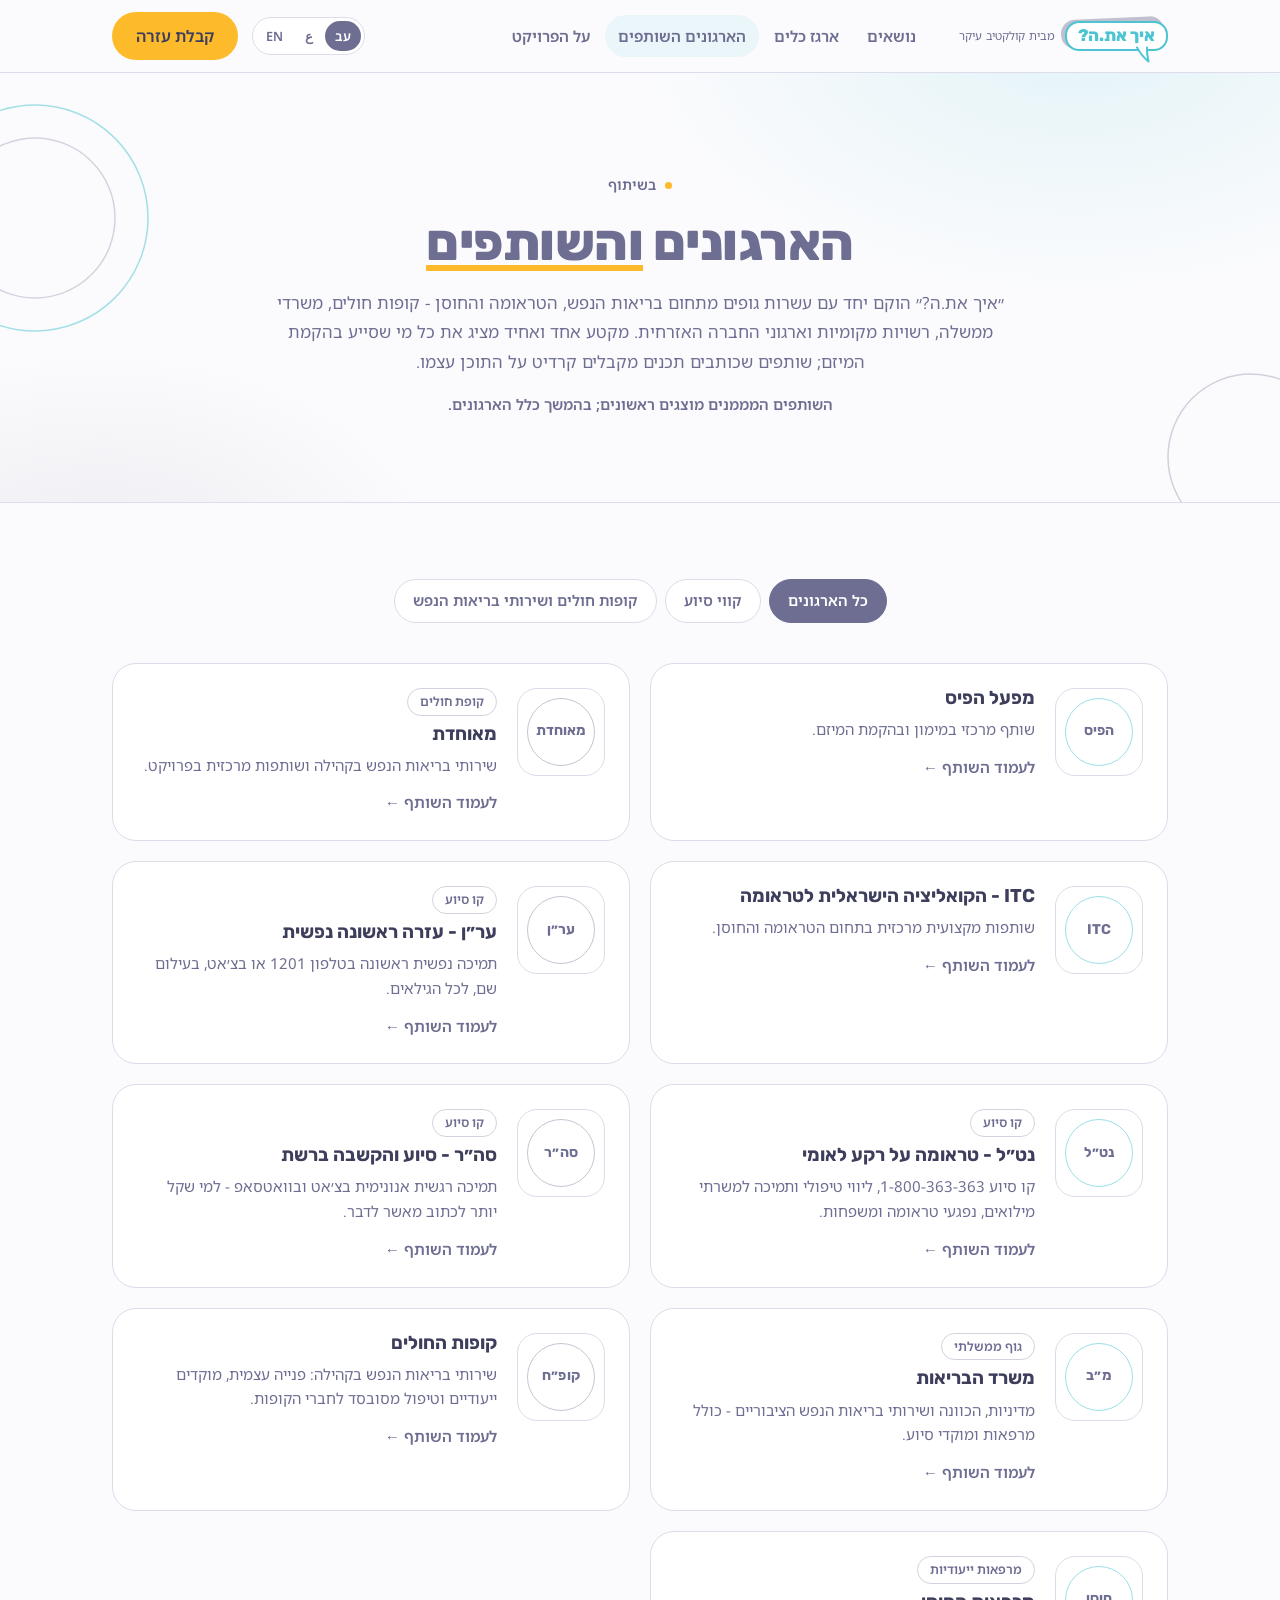
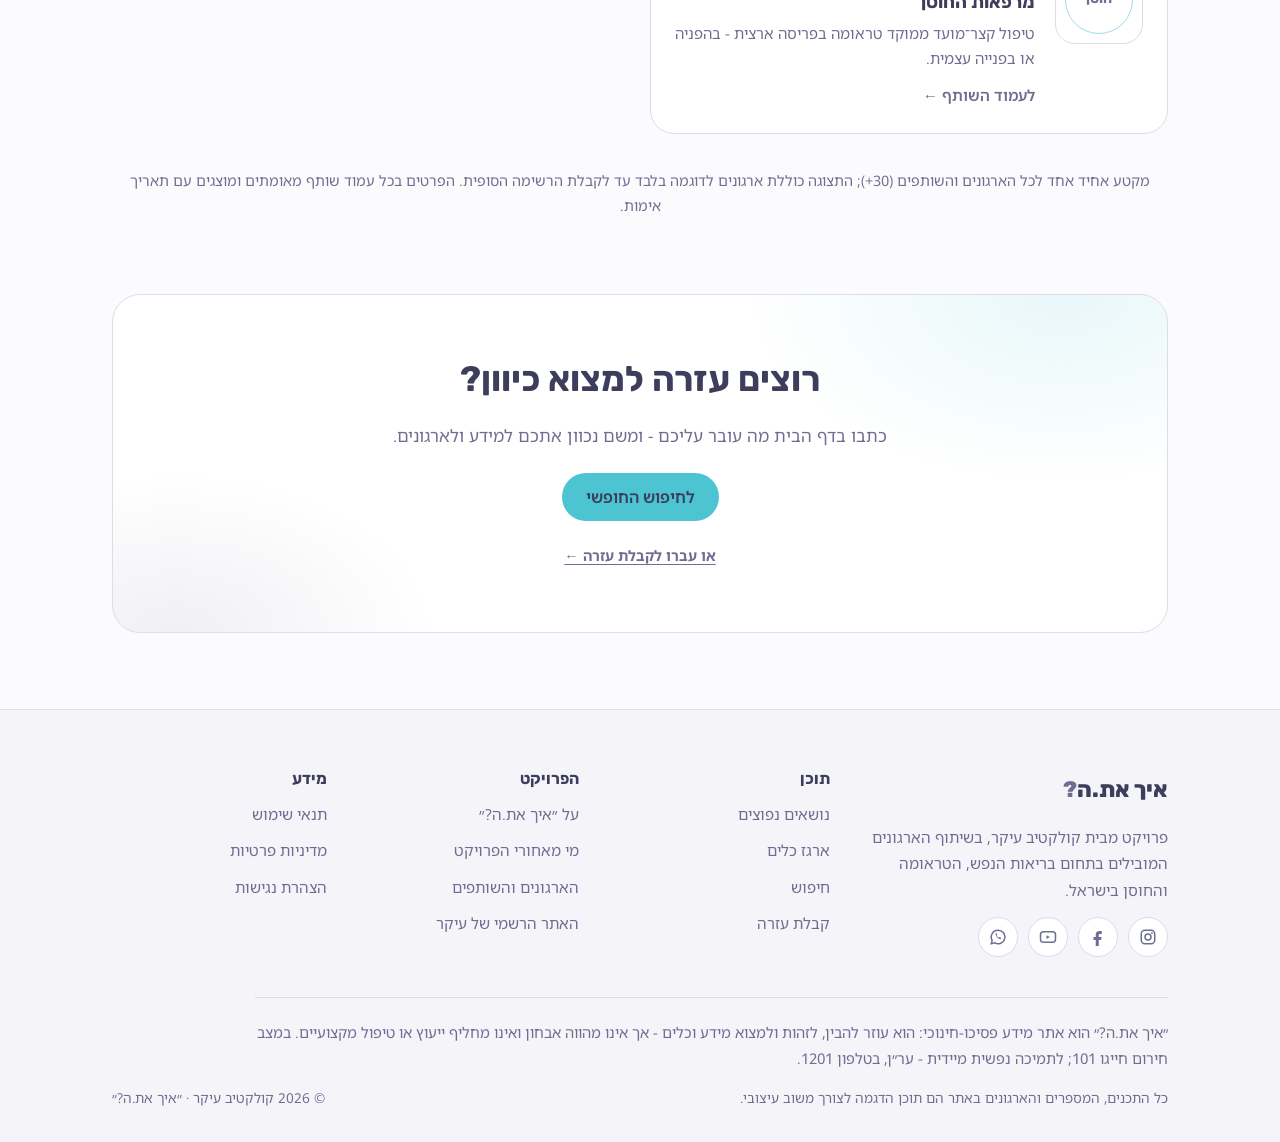
<file: partners.html>
<!doctype html>
<html lang="he" dir="rtl">
<head>
<meta charset="utf-8">
<meta name="viewport" content="width=device-width, initial-scale=1">
<meta name="robots" content="noindex">
<title>הארגונים והשותפים - איך את.ה?</title>
<meta name="description" content="הגופים המובילים בתחום בריאות הנפש, הטראומה והחוסן - הארגונים והשותפים בפרויקט איך את.ה?">
<link rel="preconnect" href="https://fonts.googleapis.com">
<link rel="preconnect" href="https://fonts.gstatic.com" crossorigin>
<link rel="stylesheet" href="https://fonts.googleapis.com/css2?family=Rubik:wght@700;800&family=Noto+Sans+Hebrew:wght@400;600&display=swap">
<link rel="stylesheet" href="css/b.css">
<link rel="icon" type="image/svg+xml" href="data:image/svg+xml,%3Csvg xmlns=%22http://www.w3.org/2000/svg%22 viewBox=%220 0 32 32%22%3E%3Crect x=%224.5%22 y=%225.5%22 width=%2226%22 height=%2220%22 rx=%227%22 fill=%22%23c6c6d6%22/%3E%3Crect x=%221.5%22 y=%222.5%22 width=%2226%22 height=%2220%22 rx=%227%22 fill=%22%23fff%22 stroke=%22%234cc4d2%22 stroke-width=%222%22/%3E%3Cpath d=%22M13 21.5 C14 25 16 28 19.5 30.5 C17 26.5 16.5 24 16.5 21.5 Z%22 fill=%22%23fff%22 stroke=%22%234cc4d2%22 stroke-width=%221.5%22/%3E%3Ctext x=%2214.5%22 y=%2219%22 font-family=%22Arial,sans-serif%22 font-size=%2216%22 font-weight=%22bold%22 fill=%22%234cc4d2%22 text-anchor=%22middle%22%3E?%3C/text%3E%3C/svg%3E">
<style>
/* ---------- partners.html page styles ---------- */

/* hero - light airy band */
.partners-hero {
  position: relative; overflow: hidden;
  border-bottom: 1px solid var(--line);
  padding-block: clamp(56px, 8vw, 100px) clamp(50px, 7vw, 84px);
}
.partners-air {
  position: absolute; inset: 0; pointer-events: none;
  background:
    radial-gradient(42rem 26rem at 84% -12%, rgba(76, 196, 210, 0.14), transparent 66%),
    radial-gradient(34rem 22rem at 8% 116%, rgba(110, 110, 146, 0.1), transparent 62%);
}
.partners-hero .container {
  position: relative; display: grid; gap: 16px;
  max-width: 800px; text-align: center; justify-items: center;
}
.partners-hero h1 {
  font-size: clamp(2.1rem, 5.6vw, 3.2rem);
  font-weight: 800; letter-spacing: -0.01em;
}
.partners-hero .lede {
  color: var(--ink-soft); font-size: 1.05rem; max-width: 46em;
}
.partners-hero .hero-note {
  color: var(--lilac); font-size: 0.92rem; font-weight: 600;
}

/* type filter pills (static mockup) */
.type-row {
  display: flex; flex-wrap: wrap; gap: 8px;
  justify-content: center;
  margin-bottom: clamp(28px, 4.5vw, 40px);
}
.filter-opt {
  background: var(--card); color: var(--ink-soft);
  border: 1px solid var(--line); border-radius: 999px;
  padding: 8px 18px; font-size: 0.92rem; font-weight: 600;
  transition: border-color .12s ease, background .12s ease, color .12s ease;
}
.filter-opt:hover { border-color: var(--plum); color: var(--plum); }
.filter-opt[aria-pressed="true"] { background: var(--plum); border-color: var(--plum); color: #fff; }

/* org cards - thin outline rows with a monogram tile */
.partner-grid { display: grid; grid-template-columns: repeat(2, minmax(0, 1fr)); gap: 20px; }
.org-card {
  flex-direction: row; align-items: flex-start; gap: 20px;
  padding: 24px; overflow: visible;
}
.org-card .card-body { padding: 0; gap: 8px; }
.org-card h3 { font-size: 1.16rem; }
.org-card .excerpt { font-size: 0.94rem; }
.org-card .card-cta { padding-top: 4px; }
.org-logo {
  position: relative; flex: 0 0 88px; width: 88px; height: 88px;
  border: 1px solid var(--line); border-radius: 20px;
  display: grid; place-items: center; text-align: center;
  font-family: var(--f-display); font-weight: 700;
  color: var(--plum); font-size: 0.88rem; letter-spacing: 0.01em;
}
.org-logo::before {
  content: ""; position: absolute; inset: 9px;
  border-radius: 50%; border: 1px solid rgba(76, 196, 210, 0.55);
}
.org-logo.ring-lilac::before { border-color: rgba(110, 110, 146, 0.4); }
.org-logo span { position: relative; }

.update-note { margin-top: clamp(26px, 4vw, 34px); text-align: center; }

/* screen-reader-only heading for the list section */
.sr-only {
  position: absolute; width: 1px; height: 1px;
  padding: 0; margin: -1px; overflow: hidden;
  clip: rect(0 0 0 0); white-space: nowrap; border: 0;
}

@media (max-width: 900px) {
  .partner-grid { grid-template-columns: 1fr; }
}
@media (max-width: 560px) {
  .org-card { padding: 18px; gap: 16px; }
  .org-logo { flex-basis: 72px; width: 72px; height: 72px; border-radius: 16px; font-size: 0.76rem; }
  .org-logo::before { inset: 6px; }
}
</style>
</head>
<body>
<!-- SHELL:HEADER START -->
<a class="skip-link" href="#main">דילוג לתוכן</a>
<header class="topbar">
  <div class="container">
    <a class="brand" href="index.html"><span class="brand-bubble"><span class="brand-name">איך את.ה<span class="brand-q">?</span></span><svg class="tail" viewBox="0 0 22 18" aria-hidden="true"><path d="M5 0 H15 V2.6 C14.8 8 15.4 12 16.5 16.5 C11.5 12.5 8 8 5 2.6 Z" fill="#fff"/><path d="M5 2.4 C8 8 11.5 12.5 16.5 16.5 C15.4 12 14.8 8 15 2.4" fill="none" stroke="currentColor" stroke-width="2" stroke-linecap="round" stroke-linejoin="round"/></svg></span> <small>מבית קולקטיב עיקר</small></a>
    <nav class="topnav" aria-label="ניווט ראשי">
      <a href="topics.html">נושאים</a>
      <a href="index.html#featured">ארגז כלים</a>
      <a href="partners.html" aria-current="page">הארגונים השותפים</a>
      <a href="about.html">על הפרויקט</a>
    </nav>
    <div class="topbar-side">
      <div class="lang-switch" role="group" aria-label="בחירת שפה (עברית, ערבית, אנגלית)" title="האתר יתמוך בעברית, ערבית ואנגלית; המעבר בין השפות ייבנה בשלב הפיתוח">
        <span aria-current="true">עב</span><span lang="ar">ع</span><span lang="en">EN</span>
      </div>
      <a class="btn btn-amber" href="help.html">קבלת עזרה</a>
      <button class="menu-toggle" data-menu-toggle aria-controls="mobileNav" aria-expanded="false" aria-label="פתיחת תפריט">
        <svg width="20" height="20" viewBox="0 0 20 20" aria-hidden="true"><path d="M2 5h16M2 10h16M2 15h16" stroke="currentColor" stroke-width="2" stroke-linecap="round"/></svg>
      </button>
    </div>
  </div>
  <nav class="mobile-nav" id="mobileNav" aria-label="ניווט ראשי - מובייל">
    <a href="topics.html">נושאים</a>
    <a href="index.html#featured">ארגז כלים</a>
    <a href="partners.html" aria-current="page">הארגונים השותפים</a>
    <a href="about.html">על הפרויקט</a>
    <a href="help.html">קבלת עזרה</a>
  </nav>
</header>
<!-- SHELL:HEADER END -->

<main id="main" data-page="partners">

  <!-- hero -->
  <section class="partners-hero">
    <div class="partners-air" aria-hidden="true"></div>
    <div class="hero-rings" aria-hidden="true">
      <svg style="inset-inline-end:-80px; top:30px;" width="230" height="230" viewBox="0 0 230 230" fill="none">
        <circle cx="115" cy="115" r="113" stroke="#4cc4d2" stroke-width="1.5" opacity=".5"/>
        <circle cx="115" cy="115" r="80" stroke="#6e6e92" stroke-width="1.5" opacity=".28"/>
      </svg>
      <svg style="inset-inline-start:-56px; bottom:-40px;" width="170" height="170" viewBox="0 0 170 170" fill="none">
        <circle cx="85" cy="85" r="83" stroke="#6e6e92" stroke-width="1.5" opacity=".3"/>
      </svg>
    </div>
    <div class="container">
      <span class="eyebrow">בשיתוף</span>
      <h1>הארגונים <span class="u-amber">והשותפים</span></h1>
      <p class="lede">״איך את.ה?״ הוקם יחד עם עשרות גופים מתחום בריאות הנפש, הטראומה והחוסן - קופות חולים, משרדי ממשלה, רשויות מקומיות וארגוני החברה האזרחית. מקטע אחד ואחיד מציג את כל מי שסייע בהקמת המיזם; שותפים שכותבים תכנים מקבלים קרדיט על התוכן עצמו.</p>
      <p class="hero-note">השותפים המממנים מוצגים ראשונים; בהמשך כלל הארגונים.</p>
    </div>
  </section>

  <!-- org list -->
  <section class="section">
    <div class="container">
      <h2 class="sr-only">רשימת הארגונים השותפים</h2>
      <div class="type-row" aria-label="סינון לפי סוג ארגון (תצוגה בלבד)">
        <button class="filter-opt" aria-pressed="true" type="button">כל הארגונים</button>
        <button class="filter-opt" aria-pressed="false" type="button">קווי סיוע</button>
        <button class="filter-opt" aria-pressed="false" type="button">קופות חולים ושירותי בריאות הנפש</button>
      </div>

      <div class="partner-grid">
        <a class="card org-card" href="partner.html">
          <div class="org-logo" aria-hidden="true"><span>הפיס</span></div>
          <div class="card-body">
            <h3>מפעל הפיס</h3>
            <p class="excerpt">שותף מרכזי במימון ובהקמת המיזם.</p>
            <span class="card-cta">לעמוד השותף ←</span>
          </div>
        </a>
        <a class="card org-card" href="partner.html">
          <div class="org-logo ring-lilac" aria-hidden="true"><span>מאוחדת</span></div>
          <div class="card-body">
            <div class="card-meta"><span class="tag">קופת חולים</span></div>
            <h3>מאוחדת</h3>
            <p class="excerpt">שירותי בריאות הנפש בקהילה ושותפות מרכזית בפרויקט.</p>
            <span class="card-cta">לעמוד השותף ←</span>
          </div>
        </a>
        <a class="card org-card" href="partner.html">
          <div class="org-logo" aria-hidden="true"><span>ITC</span></div>
          <div class="card-body">
            <h3>ITC - הקואליציה הישראלית לטראומה</h3>
            <p class="excerpt">שותפות מקצועית מרכזית בתחום הטראומה והחוסן.</p>
            <span class="card-cta">לעמוד השותף ←</span>
          </div>
        </a>
        <a class="card org-card" href="partner.html">
          <div class="org-logo ring-lilac" aria-hidden="true"><span>ער״ן</span></div>
          <div class="card-body">
            <div class="card-meta"><span class="tag">קו סיוע</span></div>
            <h3>ער״ן - עזרה ראשונה נפשית</h3>
            <p class="excerpt">תמיכה נפשית ראשונה בטלפון 1201 או בצ׳אט, בעילום שם, לכל הגילאים.</p>
            <span class="card-cta">לעמוד השותף ←</span>
          </div>
        </a>
        <a class="card org-card" href="partner.html">
          <div class="org-logo" aria-hidden="true"><span>נט״ל</span></div>
          <div class="card-body">
            <div class="card-meta"><span class="tag">קו סיוע</span></div>
            <h3>נט״ל - טראומה על רקע לאומי</h3>
            <p class="excerpt">קו סיוע 1-800-363-363, ליווי טיפולי ותמיכה למשרתי מילואים, נפגעי טראומה ומשפחות.</p>
            <span class="card-cta">לעמוד השותף ←</span>
          </div>
        </a>
        <a class="card org-card" href="partner.html">
          <div class="org-logo ring-lilac" aria-hidden="true"><span>סה״ר</span></div>
          <div class="card-body">
            <div class="card-meta"><span class="tag">קו סיוע</span></div>
            <h3>סה״ר - סיוע והקשבה ברשת</h3>
            <p class="excerpt">תמיכה רגשית אנונימית בצ׳אט ובוואטסאפ - למי שקל יותר לכתוב מאשר לדבר.</p>
            <span class="card-cta">לעמוד השותף ←</span>
          </div>
        </a>
        <a class="card org-card" href="partner.html">
          <div class="org-logo" aria-hidden="true"><span>מ״ב</span></div>
          <div class="card-body">
            <div class="card-meta"><span class="tag">גוף ממשלתי</span></div>
            <h3>משרד הבריאות</h3>
            <p class="excerpt">מדיניות, הכוונה ושירותי בריאות הנפש הציבוריים - כולל מרפאות ומוקדי סיוע.</p>
            <span class="card-cta">לעמוד השותף ←</span>
          </div>
        </a>
        <a class="card org-card" href="partner.html">
          <div class="org-logo ring-lilac" aria-hidden="true"><span>קופ״ח</span></div>
          <div class="card-body">
            <h3>קופות החולים</h3>
            <p class="excerpt">שירותי בריאות הנפש בקהילה: פנייה עצמית, מוקדים ייעודיים וטיפול מסובסד לחברי הקופות.</p>
            <span class="card-cta">לעמוד השותף ←</span>
          </div>
        </a>
        <a class="card org-card" href="partner.html">
          <div class="org-logo" aria-hidden="true"><span>חוסן</span></div>
          <div class="card-body">
            <div class="card-meta"><span class="tag">מרפאות ייעודיות</span></div>
            <h3>מרפאות החוסן</h3>
            <p class="excerpt">טיפול קצר־מועד ממוקד טראומה בפריסה ארצית - בהפניה או בפנייה עצמית.</p>
            <span class="card-cta">לעמוד השותף ←</span>
          </div>
        </a>
      </div>

      <p class="muted small update-note">מקטע אחיד אחד לכל הארגונים והשותפים (30+); התצוגה כוללת ארגונים לדוגמה בלבד עד לקבלת הרשימה הסופית. הפרטים בכל עמוד שותף מאומתים ומוצגים עם תאריך אימות.</p>
    </div>
  </section>

  <!-- closing search -->
  <section class="section" style="padding-top: 0;">
    <div class="container">
      <div class="again-panel">
        <h2>רוצים עזרה למצוא כיוון?</h2>
        <p>כתבו בדף הבית מה עובר עליכם - ומשם נכוון אתכם למידע ולארגונים.</p>
        <a class="btn btn-teal" href="index.html">לחיפוש החופשי</a>
        <p class="small" style="margin:0"><a href="help.html"><strong>או עברו לקבלת עזרה ←</strong></a></p>
      </div>
    </div>
  </section>

</main>

<!-- SHELL:FOOTER START -->
<footer class="footer">
  <div class="container">
    <div class="footer-grid">
      <div class="footer-about">
        <a class="brand" href="index.html"><span class="brand-name">איך את.ה<span class="brand-q">?</span></span></a>
        <p>פרויקט מבית קולקטיב עיקר, בשיתוף הארגונים המובילים בתחום בריאות הנפש, הטראומה והחוסן בישראל.</p>
        <div class="social-row" aria-label="רשתות חברתיות">
          <a href="#" aria-label="אינסטגרם"><svg width="18" height="18" viewBox="0 0 24 24" fill="none" aria-hidden="true"><rect x="3" y="3" width="18" height="18" rx="5" stroke="currentColor" stroke-width="2"/><circle cx="12" cy="12" r="4" stroke="currentColor" stroke-width="2"/><circle cx="17.2" cy="6.8" r="1.3" fill="currentColor"/></svg></a>
          <a href="#" aria-label="פייסבוק"><svg width="18" height="18" viewBox="0 0 24 24" fill="none" aria-hidden="true"><path d="M14 8h3V4h-3a5 5 0 0 0-5 5v3H6v4h3v8h4v-8h3l1-4h-4V9a1 1 0 0 1 1-1Z" fill="currentColor"/></svg></a>
          <a href="#" aria-label="יוטיוב"><svg width="18" height="18" viewBox="0 0 24 24" fill="none" aria-hidden="true"><rect x="2" y="5" width="20" height="14" rx="4" stroke="currentColor" stroke-width="2"/><path d="M10 9.5v5l4.5-2.5L10 9.5Z" fill="currentColor"/></svg></a>
          <a href="#" aria-label="וואטסאפ"><svg width="18" height="18" viewBox="0 0 24 24" fill="none" aria-hidden="true"><path d="M12 3a9 9 0 0 0-7.8 13.5L3 21l4.7-1.2A9 9 0 1 0 12 3Z" stroke="currentColor" stroke-width="2"/><path d="M9 8.5c.5 3 3.5 6 6.5 6.5l.5-2-2-1-1 .8c-1-.5-2.3-1.8-2.8-2.8l.8-1-1-2-2 .5Z" fill="currentColor"/></svg></a>
        </div>
      </div>
      <nav aria-label="ניווט - תוכן">
        <h3>תוכן</h3>
        <ul>
          <li><a href="topics.html">נושאים נפוצים</a></li>
          <li><a href="index.html#featured">ארגז כלים</a></li>
          <li><a href="search.html">חיפוש</a></li>
          <li><a href="help.html">קבלת עזרה</a></li>
        </ul>
      </nav>
      <nav aria-label="ניווט - הפרויקט">
        <h3>הפרויקט</h3>
        <ul>
          <li><a href="about.html">על ״איך את.ה?״</a></li>
          <li><a href="about.html#eiker">מי מאחורי הפרויקט</a></li>
          <li><a href="partners.html">הארגונים והשותפים</a></li>
          <li><a href="https://www.icarcollective.org/he/" rel="external">האתר הרשמי של עיקר</a></li>
        </ul>
      </nav>
      <nav aria-label="ניווט - מידע">
        <h3>מידע</h3>
        <ul>
          <li><a href="#">תנאי שימוש</a></li>
          <li><a href="#">מדיניות פרטיות</a></li>
          <li><a href="#">הצהרת נגישות</a></li>
        </ul>
      </nav>
    </div>
    <p class="footer-disclaimer">״איך את.ה?״ הוא אתר מידע פסיכו-חינוכי: הוא עוזר להבין, לזהות ולמצוא מידע וכלים - אך אינו מהווה אבחון ואינו מחליף ייעוץ או טיפול מקצועיים. במצב חירום חייגו 101; לתמיכה נפשית מיידית - ער״ן, בטלפון 1201.</p>
    <div class="footer-note">
      <span>כל התכנים, המספרים והארגונים באתר הם תוכן הדגמה לצורך משוב עיצובי.</span>
      <span>© 2026 קולקטיב עיקר · ״איך את.ה?״</span>
    </div>
  </div>
</footer>
<script src="js/b.js"></script>
<!-- SHELL:FOOTER END -->
</body>
</html>
</file>
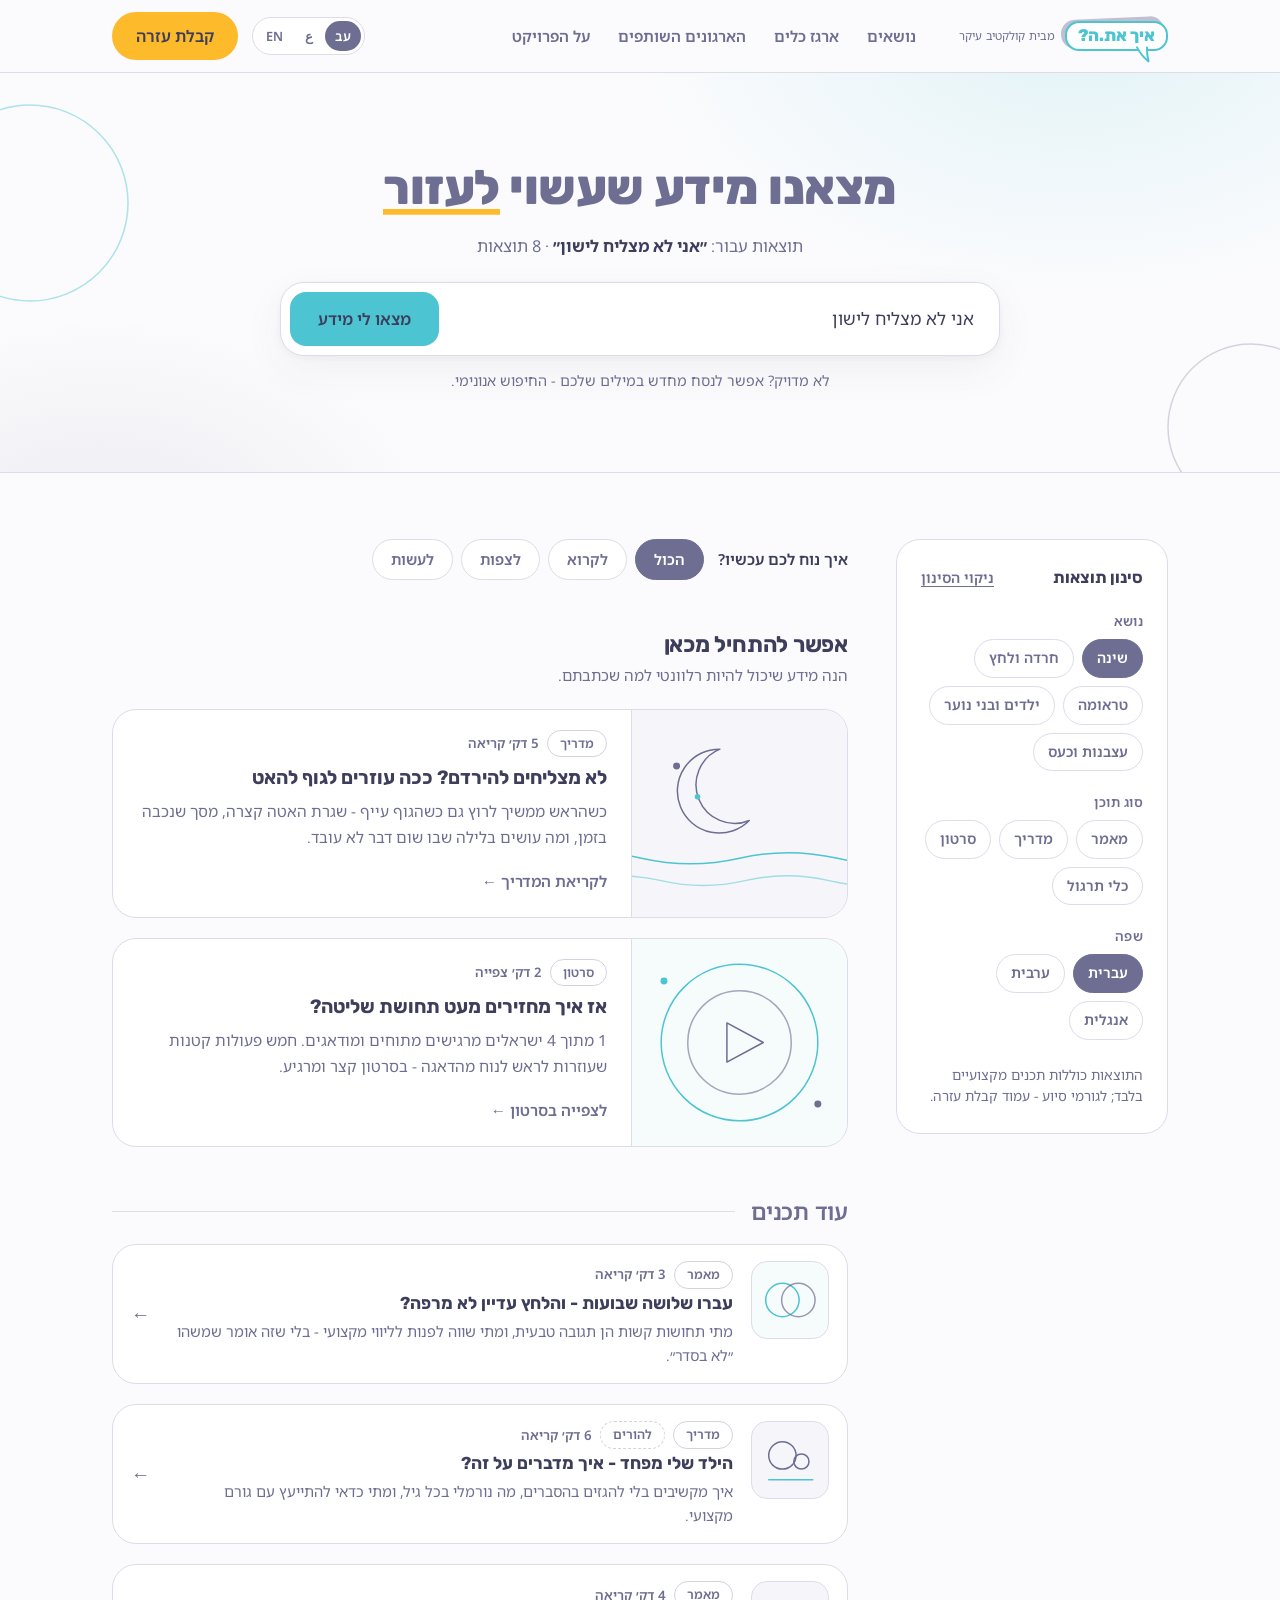
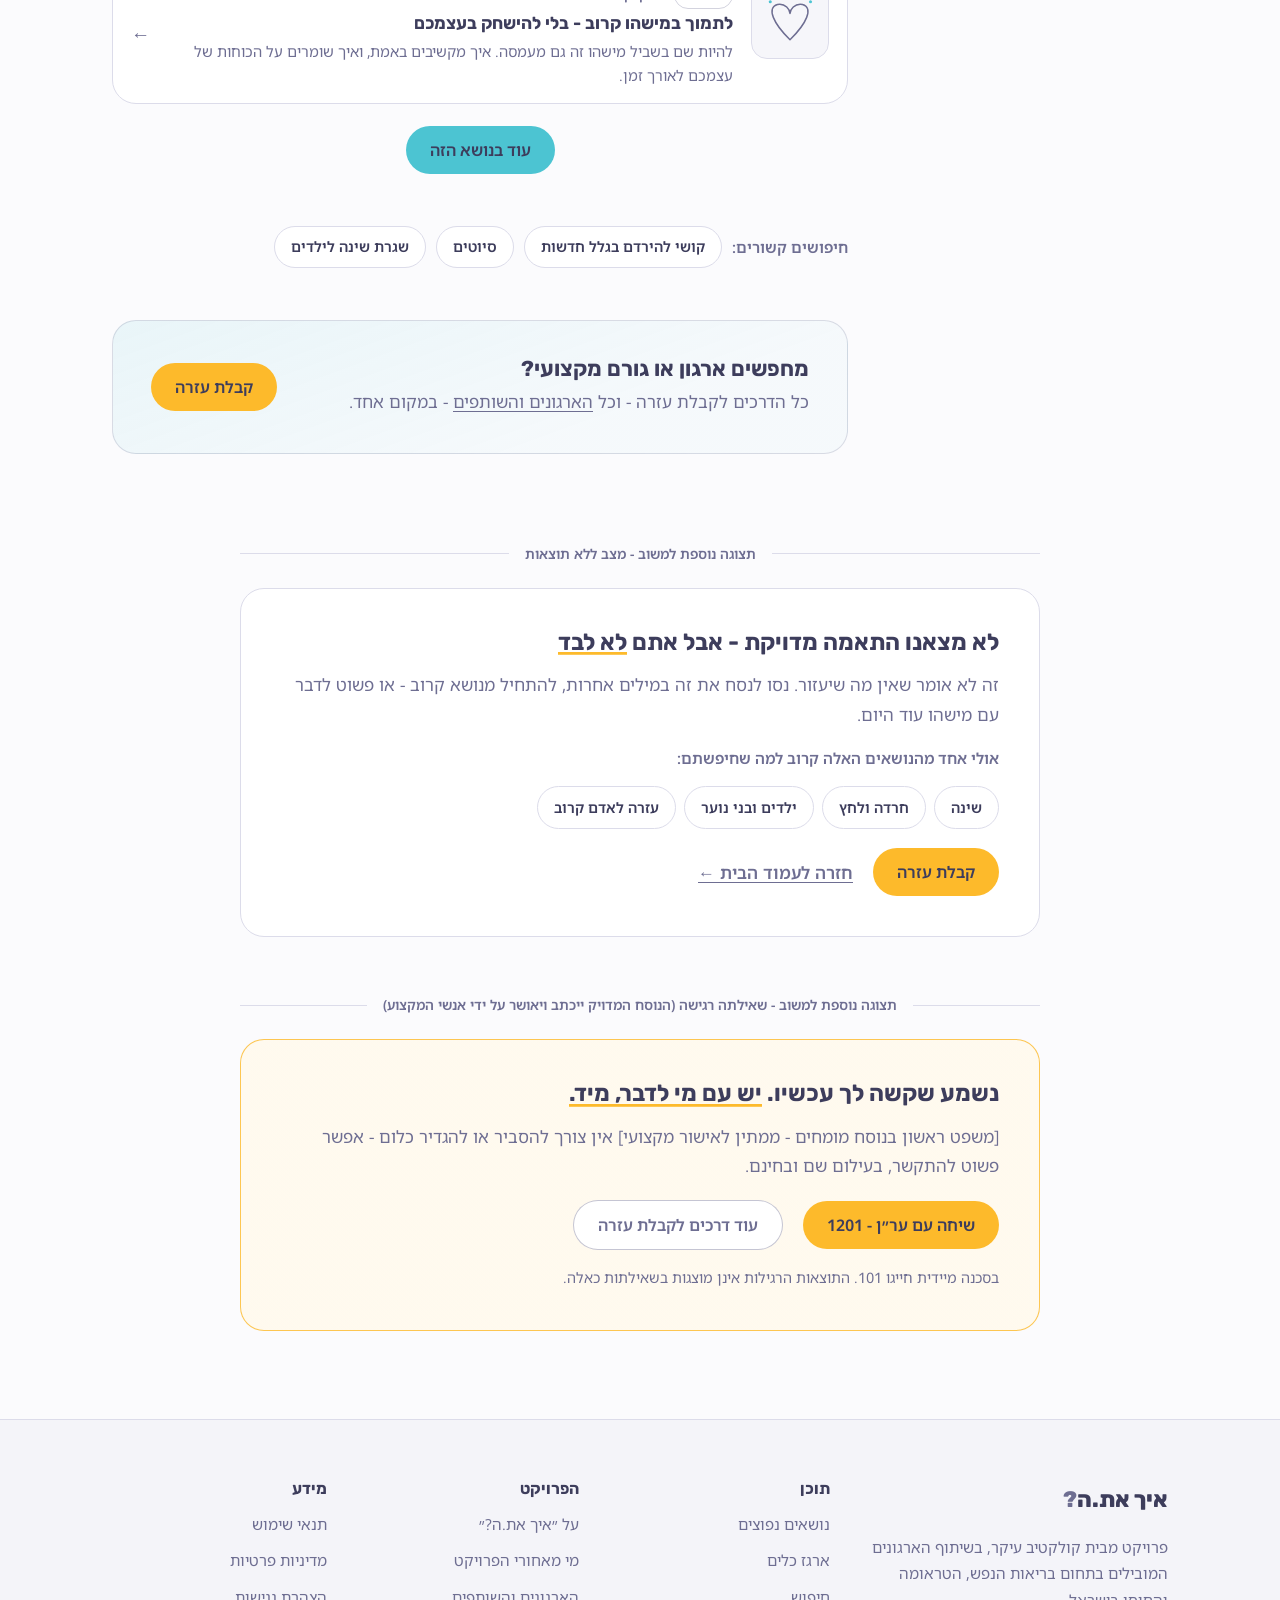
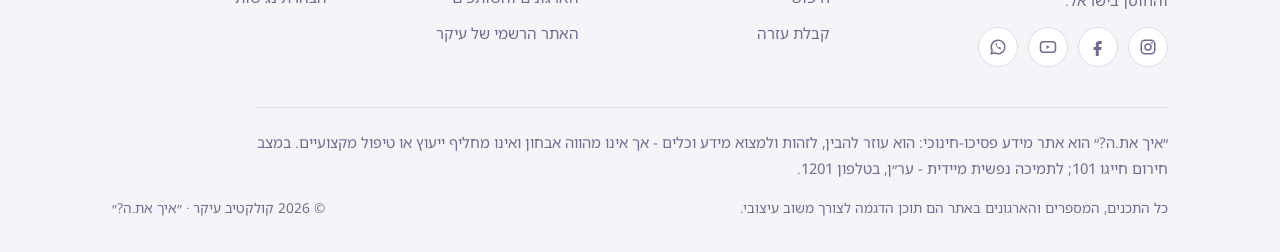
<file: search.html>
<!doctype html>
<html lang="he" dir="rtl">
<head>
<meta charset="utf-8">
<meta name="viewport" content="width=device-width, initial-scale=1">
<meta name="robots" content="noindex">
<title>תוצאות חיפוש - איך את.ה?</title>
<meta name="description" content="תוצאות חיפוש: מידע מקצועי, מדריכים וכלים שיכולים לעזור - לפי מה שכתבתם. פרויקט מבית קולקטיב עיקר.">
<link rel="preconnect" href="https://fonts.googleapis.com">
<link rel="preconnect" href="https://fonts.gstatic.com" crossorigin>
<link rel="stylesheet" href="https://fonts.googleapis.com/css2?family=Rubik:wght@700;800&family=Noto+Sans+Hebrew:wght@400;600&display=swap">
<link rel="stylesheet" href="css/b.css">
<link rel="icon" type="image/svg+xml" href="data:image/svg+xml,%3Csvg xmlns=%22http://www.w3.org/2000/svg%22 viewBox=%220 0 32 32%22%3E%3Crect x=%224.5%22 y=%225.5%22 width=%2226%22 height=%2220%22 rx=%227%22 fill=%22%23c6c6d6%22/%3E%3Crect x=%221.5%22 y=%222.5%22 width=%2226%22 height=%2220%22 rx=%227%22 fill=%22%23fff%22 stroke=%22%234cc4d2%22 stroke-width=%222%22/%3E%3Cpath d=%22M13 21.5 C14 25 16 28 19.5 30.5 C17 26.5 16.5 24 16.5 21.5 Z%22 fill=%22%23fff%22 stroke=%22%234cc4d2%22 stroke-width=%221.5%22/%3E%3Ctext x=%2214.5%22 y=%2219%22 font-family=%22Arial,sans-serif%22 font-size=%2216%22 font-weight=%22bold%22 fill=%22%234cc4d2%22 text-anchor=%22middle%22%3E?%3C/text%3E%3C/svg%3E">
<style>
/* ---------- search.html page styles ---------- */

/* results hero - light tinted band, the search stays on top */
.results-hero {
  position: relative; overflow: hidden;
  border-bottom: 1px solid var(--line);
  padding-block: clamp(52px, 7vw, 88px) clamp(48px, 6.5vw, 78px);
}
.results-air {
  position: absolute; inset: 0; pointer-events: none;
  background:
    radial-gradient(42rem 26rem at 84% -12%, rgba(76, 196, 210, 0.14), transparent 66%),
    radial-gradient(34rem 22rem at 8% 116%, rgba(110, 110, 146, 0.1), transparent 62%);
}
.results-hero .container {
  position: relative; display: grid; gap: 16px;
  max-width: 860px; text-align: center; justify-items: center;
}
.results-hero h1 {
  font-size: clamp(1.9rem, 5.2vw, 3rem);
  font-weight: 800; letter-spacing: -0.01em;
}
.results-query { color: var(--ink-soft); font-size: 1.02rem; }
.results-query b { color: var(--ink); }
.results-query .count { color: var(--lilac); }
.results-hero .search-form { width: 100%; max-width: 720px; margin-top: 6px; }

/* layout: filters beside the results */
.results-section { padding-block: clamp(40px, 5.5vw, 66px) clamp(52px, 7vw, 88px); }
.results-layout {
  display: grid; grid-template-columns: 272px minmax(0, 1fr);
  gap: clamp(28px, 4vw, 48px); align-items: start;
}
.results-list { display: grid; gap: clamp(36px, 5vw, 52px); min-width: 0; }
.result-block { display: grid; gap: 20px; }
.result-block header { display: grid; gap: 4px; }
.result-block h2 { font-size: 1.4rem; letter-spacing: -0.01em; }
.block-sub { color: var(--ink-soft); font-size: 0.95rem; }

/* filters */
.filters-fold summary { display: none; }
.filter-panel {
  display: grid; gap: 24px;
  background: var(--card); border: 1px solid var(--line);
  border-radius: var(--r); padding: 26px 24px;
}
.filters-head { display: flex; align-items: baseline; justify-content: space-between; gap: 12px; }
.filters-head h2 { font-size: 1.02rem; }
.link-btn {
  background: none; border: 0; padding: 0;
  color: var(--plum); font-weight: 600; font-size: 0.88rem;
  text-decoration: underline; text-underline-offset: 3px;
}
.filter-group { display: grid; gap: 10px; }
.filter-group h3 {
  font-family: var(--f-body); font-weight: 600;
  font-size: 0.82rem; color: var(--lilac); letter-spacing: 0.02em;
}
.filter-opts { display: flex; flex-wrap: wrap; gap: 8px; }
.filter-opt {
  background: var(--card); color: var(--ink-soft);
  border: 1px solid var(--line); border-radius: 999px;
  padding: 6px 14px; font-size: 0.88rem; font-weight: 600;
  transition: border-color .12s ease, background .12s ease, color .12s ease;
}
.filter-opt:hover { border-color: var(--plum); color: var(--plum); }
.filter-opt[aria-pressed="true"] { background: var(--plum); border-color: var(--plum); color: #fff; }
.filter-note { color: var(--lilac); font-size: 0.85rem; line-height: 1.6; }
.sum-note { color: var(--lilac); font-weight: 600; font-size: 0.85rem; margin-inline-start: auto; }

/* consumption quick-filter - how do you feel like taking this in right now */
.consume-row {
  display: flex; flex-wrap: wrap; align-items: center; gap: 10px 14px;
}
.consume-label { color: var(--ink); font-weight: 600; font-size: 0.95rem; }
.consume-opts { display: flex; flex-wrap: wrap; gap: 8px; }
.consume-opt {
  background: var(--card); color: var(--ink-soft); cursor: pointer;
  border: 1px solid var(--line); border-radius: 999px;
  padding: 7px 18px; font-size: 0.92rem; font-weight: 600;
  transition: border-color .12s ease, background .12s ease, color .12s ease;
}
.consume-opt:hover { border-color: var(--plum); color: var(--plum); }
.consume-opt[aria-current="true"] { background: var(--plum); border-color: var(--plum); color: #fff; }

/* primary result rows */
.rec-card { position: relative; flex-direction: row; align-items: stretch; }
.rec-card .card-art {
  flex: 0 0 216px; height: auto; min-height: 172px;
  border-bottom: 0; border-inline-end: 1px solid var(--line);
  border-start-start-radius: var(--r); border-end-start-radius: var(--r);
  overflow: hidden;
}
.rec-card .card-art svg { position: absolute; inset: 0; width: 100%; height: 100%; }
.rec-card .card-body { padding: 20px 24px 22px; }
.tag-aud { border-style: dashed; color: var(--ink-soft); }

/* compact secondary result rows */
.mini-card { flex-direction: row; align-items: center; gap: 18px; padding: 16px 18px; }
.mini-art {
  width: 78px; height: 78px; flex: 0 0 78px; align-self: flex-start;
  border-radius: 16px; overflow: hidden; border: 1px solid var(--line);
  display: grid;
}
.mini-art svg { width: 100%; height: 100%; }
.mini-card .card-body { padding: 0; gap: 5px; }
.mini-card h3 { font-size: 1.08rem; }
.mini-card .excerpt { font-size: 0.92rem; }
.mini-cta {
  color: var(--plum); font-weight: 600; font-size: 1.2rem;
  padding-inline-start: 4px; flex-shrink: 0;
}

/* "more content" divider + centered more-button */
.more-divider {
  display: flex; align-items: center; gap: 16px;
  color: var(--lilac); font-family: var(--f-body);
  font-weight: 600; font-size: 0.95rem; letter-spacing: 0.01em;
}
.more-divider::after { content: ""; flex: 1; height: 1px; background: var(--line); }
.more-cta { display: flex; justify-content: center; margin-top: 2px; }

/* related searches */
.related-row {
  display: flex; flex-wrap: wrap; align-items: center; gap: 10px;
  color: var(--ink-soft); font-size: 0.95rem; font-weight: 600;
}
.related-row .chip { padding: 7px 16px; font-size: 0.9rem; }

/* routing strip to help + partners */
.help-strip {
  display: flex; align-items: center; justify-content: space-between;
  gap: 18px 28px; flex-wrap: wrap;
  padding: clamp(24px, 3.4vw, 36px) clamp(24px, 3.6vw, 38px);
}
.help-strip h2 { font-size: 1.35rem; }
.help-strip .txt { display: grid; gap: 6px; flex: 1 1 22em; max-width: 36em; }
.help-strip .btn { flex-shrink: 0; }

/* design-state demos: empty state + sensitive query */
.demo-section { padding-block: 0 clamp(52px, 7vw, 88px); }
.demo-wrap { max-width: 800px; margin-inline: auto; display: grid; gap: 22px; }
.demo-divider {
  display: flex; align-items: center; gap: 16px; text-align: center;
  color: var(--lilac); font-weight: 600; font-size: 0.85rem;
}
.demo-divider::before, .demo-divider::after {
  content: ""; flex: 1; height: 1px; background: var(--line);
}
.noresults { padding: clamp(28px, 4vw, 40px) clamp(24px, 4vw, 40px); }
.noresults h2 { font-size: 1.45rem; }
.noresults > p { max-width: 42em; }
.noresults .chip-row { justify-content: flex-start; gap: 8px; }
.noresults .chip { padding: 8px 16px; font-size: 0.9rem; }
.nr-lead { font-weight: 600; color: var(--ink); font-size: 0.95rem; }
.nr-actions { display: flex; align-items: center; gap: 20px; flex-wrap: wrap; margin-top: 4px; }
.nr-actions a { font-weight: 600; }

/* sensitive query state - safety beats style purity: amber, with ink text */
.sensitive {
  border-color: rgba(253, 186, 43, 0.8);
  background: linear-gradient(0deg, rgba(253, 186, 43, 0.08), rgba(253, 186, 43, 0.08)), var(--card);
}
.btn-amber { background: var(--amber); color: var(--ink); }
.btn-amber:hover { background: #f3ad14; box-shadow: 0 8px 22px rgba(253, 186, 43, 0.35); }
.btn-outline {
  background: var(--card); color: var(--plum);
  border: 1px solid rgba(110, 110, 146, 0.4);
}
.btn-outline:hover { border-color: var(--plum); background: rgba(76, 196, 210, 0.08); }

/* responsive */
@media (max-width: 960px) {
  .results-layout { grid-template-columns: 1fr; }
  .filters-fold {
    background: var(--card); border: 1px solid var(--line);
    border-radius: 20px;
  }
  .filters-fold summary {
    display: flex; align-items: center; gap: 12px;
    padding: 15px 20px; font-weight: 600; cursor: pointer; list-style: none;
  }
  .filters-fold summary::-webkit-details-marker { display: none; }
  .filters-fold .chev { color: var(--ink-soft); flex-shrink: 0; transition: transform .15s ease; }
  .filters-fold[open] .chev { transform: rotate(180deg); }
  .filter-panel { background: transparent; border: 0; border-radius: 0; padding: 2px 20px 20px; gap: 20px; }
  .filters-head { justify-content: flex-end; }
  .filters-head h2 { display: none; }
}
@media (max-width: 720px) {
  .rec-card { flex-direction: column; }
  .rec-card .card-art {
    flex: initial; height: 128px; min-height: 0;
    border-inline-end: 0; border-bottom: 1px solid var(--line);
    border-radius: var(--r) var(--r) 0 0;
  }
  .mini-art { width: 62px; height: 62px; flex-basis: 62px; }
  .mini-cta { display: none; }
}
</style>
</head>
<body>
<!-- SHELL:HEADER START -->
<a class="skip-link" href="#main">דילוג לתוכן</a>
<header class="topbar">
  <div class="container">
    <a class="brand" href="index.html"><span class="brand-bubble"><span class="brand-name">איך את.ה<span class="brand-q">?</span></span><svg class="tail" viewBox="0 0 22 18" aria-hidden="true"><path d="M5 0 H15 V2.6 C14.8 8 15.4 12 16.5 16.5 C11.5 12.5 8 8 5 2.6 Z" fill="#fff"/><path d="M5 2.4 C8 8 11.5 12.5 16.5 16.5 C15.4 12 14.8 8 15 2.4" fill="none" stroke="currentColor" stroke-width="2" stroke-linecap="round" stroke-linejoin="round"/></svg></span> <small>מבית קולקטיב עיקר</small></a>
    <nav class="topnav" aria-label="ניווט ראשי">
      <a href="topics.html">נושאים</a>
      <a href="index.html#featured">ארגז כלים</a>
      <a href="partners.html">הארגונים השותפים</a>
      <a href="about.html">על הפרויקט</a>
    </nav>
    <div class="topbar-side">
      <div class="lang-switch" role="group" aria-label="בחירת שפה (עברית, ערבית, אנגלית)" title="האתר יתמוך בעברית, ערבית ואנגלית; המעבר בין השפות ייבנה בשלב הפיתוח">
        <span aria-current="true">עב</span><span lang="ar">ع</span><span lang="en">EN</span>
      </div>
      <a class="btn btn-amber" href="help.html">קבלת עזרה</a>
      <button class="menu-toggle" data-menu-toggle aria-controls="mobileNav" aria-expanded="false" aria-label="פתיחת תפריט">
        <svg width="20" height="20" viewBox="0 0 20 20" aria-hidden="true"><path d="M2 5h16M2 10h16M2 15h16" stroke="currentColor" stroke-width="2" stroke-linecap="round"/></svg>
      </button>
    </div>
  </div>
  <nav class="mobile-nav" id="mobileNav" aria-label="ניווט ראשי - מובייל">
    <a href="topics.html">נושאים</a>
    <a href="index.html#featured">ארגז כלים</a>
    <a href="partners.html">הארגונים השותפים</a>
    <a href="about.html">על הפרויקט</a>
    <a href="help.html">קבלת עזרה</a>
  </nav>
</header>
<!-- SHELL:HEADER END -->

<main id="main" data-page="search">

  <!-- results hero: the search stays on top, with the query preserved -->
  <section class="results-hero">
    <div class="results-air" aria-hidden="true"></div>
    <div class="hero-rings" aria-hidden="true">
      <svg style="inset-inline-end:-70px; top:30px;" width="200" height="200" viewBox="0 0 200 200" fill="none">
        <circle cx="100" cy="100" r="98" stroke="#4cc4d2" stroke-width="1.5" opacity=".45"/>
      </svg>
      <svg style="inset-inline-start:-56px; bottom:-40px;" width="170" height="170" viewBox="0 0 170 170" fill="none">
        <circle cx="85" cy="85" r="83" stroke="#6e6e92" stroke-width="1.5" opacity=".28"/>
      </svg>
    </div>
    <div class="container">
      <h1>מצאנו מידע שעשוי <span class="u-amber">לעזור</span></h1>
      <p class="results-query">תוצאות עבור: <b>״אני לא מצליח לישון״</b> <span class="count">· 8 תוצאות</span></p>
      <form class="search-form" action="search.html" method="get" role="search">
        <div class="search-box">
          <input type="text" name="q" value="אני לא מצליח לישון"
                 aria-label="מה עובר עליכם? אפשר לשנות את הניסוח ולחפש שוב">
          <button class="btn btn-teal" type="submit">מצאו לי מידע</button>
        </div>
        <p class="search-hint">לא מדויק? אפשר לנסח מחדש במילים שלכם - החיפוש אנונימי.</p>
      </form>
    </div>
  </section>

  <section class="section results-section">
    <div class="container">
      <div class="results-layout">

        <!-- filters -->
        <aside class="filters" aria-label="סינון תוצאות">
          <details class="filters-fold" open>
            <summary>
              <span>סינון תוצאות</span>
              <span class="sum-note">פעילים: שינה · עברית</span>
              <svg class="chev" width="16" height="16" viewBox="0 0 16 16" aria-hidden="true"><path d="M3 6l5 5 5-5" fill="none" stroke="currentColor" stroke-width="2" stroke-linecap="round" stroke-linejoin="round"/></svg>
            </summary>
            <div class="filter-panel">
              <div class="filters-head">
                <h2>סינון תוצאות</h2>
                <button class="link-btn" type="button">ניקוי הסינון</button>
              </div>
              <div class="filter-group">
                <h3>נושא</h3>
                <div class="filter-opts">
                  <button class="filter-opt" type="button" aria-pressed="true">שינה</button>
                  <button class="filter-opt" type="button" aria-pressed="false">חרדה ולחץ</button>
                  <button class="filter-opt" type="button" aria-pressed="false">טראומה</button>
                  <button class="filter-opt" type="button" aria-pressed="false">ילדים ובני נוער</button>
                  <button class="filter-opt" type="button" aria-pressed="false">עצבנות וכעס</button>
                </div>
              </div>
              <div class="filter-group">
                <h3>סוג תוכן</h3>
                <div class="filter-opts">
                  <button class="filter-opt" type="button" aria-pressed="false">מאמר</button>
                  <button class="filter-opt" type="button" aria-pressed="false">מדריך</button>
                  <button class="filter-opt" type="button" aria-pressed="false">סרטון</button>
                  <button class="filter-opt" type="button" aria-pressed="false">כלי תרגול</button>
                </div>
              </div>
              <div class="filter-group">
                <h3>שפה</h3>
                <div class="filter-opts">
                  <button class="filter-opt" type="button" aria-pressed="true">עברית</button>
                  <button class="filter-opt" type="button" aria-pressed="false">ערבית</button>
                  <button class="filter-opt" type="button" aria-pressed="false">אנגלית</button>
                </div>
              </div>
              <p class="filter-note">התוצאות כוללות תכנים מקצועיים בלבד; לגורמי סיוע - עמוד קבלת עזרה.</p>
            </div>
          </details>
        </aside>

        <!-- results -->
        <div class="results-list">

          <!-- how would you like to take this in right now -->
          <div class="consume-row" role="group" aria-label="סינון לפי אופן צריכה">
            <span class="consume-label" id="consume-label">איך נוח לכם עכשיו?</span>
            <div class="consume-opts" aria-labelledby="consume-label">
              <button class="consume-opt" type="button" aria-current="true">הכול</button>
              <button class="consume-opt" type="button">לקרוא</button>
              <button class="consume-opt" type="button">לצפות</button>
              <button class="consume-opt" type="button">לעשות</button>
            </div>
          </div>

          <!-- a calm starting point -->
          <section class="result-block" aria-labelledby="start-title">
            <header>
              <h2 id="start-title">אפשר להתחיל מכאן</h2>
              <p class="block-sub">הנה מידע שיכול להיות רלוונטי למה שכתבתם.</p>
            </header>

            <a class="card rec-card" href="article.html">
              <div class="card-art art-b" aria-hidden="true">
                <svg viewBox="0 0 400 148" fill="none" preserveAspectRatio="xMidYMid slice">
                  <path d="M186 28 a30 30 0 1 0 21 51 a25 25 0 0 1 -21 -51 Z" stroke="#6e6e92" stroke-width="1.5" stroke-linejoin="round" vector-effect="non-scaling-stroke"/>
                  <path d="M60 106 Q95 98 130 106 T200 106 T270 106 T340 106" stroke="#4cc4d2" stroke-width="1.5" vector-effect="non-scaling-stroke"/>
                  <path d="M84 122 Q114 115 144 122 T204 122 T264 122 T324 122" stroke="#4cc4d2" stroke-width="1.5" opacity=".5" vector-effect="non-scaling-stroke"/>
                  <circle cx="155" cy="40" r="2.5" fill="#6e6e92"/>
                  <circle cx="170" cy="62" r="2" fill="#4cc4d2"/>
                </svg>
              </div>
              <div class="card-body">
                <div class="card-meta"><span class="tag">מדריך</span><span>5 דק׳ קריאה</span></div>
                <h3>לא מצליחים להירדם? ככה עוזרים לגוף להאט</h3>
                <p class="excerpt">כשהראש ממשיך לרוץ גם כשהגוף עייף - שגרת האטה קצרה, מסך שנכבה בזמן, ומה עושים בלילה שבו שום דבר לא עובד.</p>
                <span class="card-cta">לקריאת המדריך ←</span>
              </div>
            </a>

            <a class="card rec-card" href="article.html">
              <div class="card-art art-a" aria-hidden="true">
                <svg viewBox="0 0 400 148" fill="none" preserveAspectRatio="xMidYMid slice">
                  <circle cx="200" cy="74" r="56" stroke="#4cc4d2" stroke-width="1.5" vector-effect="non-scaling-stroke"/>
                  <circle cx="200" cy="74" r="37" stroke="#6e6e92" stroke-width="1.5" opacity=".6" vector-effect="non-scaling-stroke"/>
                  <path d="M191 60 L217 74 L191 88 Z" stroke="#6e6e92" stroke-width="1.5" stroke-linejoin="round" vector-effect="non-scaling-stroke"/>
                  <circle cx="146" cy="30" r="2.5" fill="#4cc4d2"/>
                  <circle cx="256" cy="118" r="2.5" fill="#6e6e92"/>
                </svg>
              </div>
              <div class="card-body">
                <div class="card-meta"><span class="tag">סרטון</span><span>2 דק׳ צפייה</span></div>
                <h3>אז איך מחזירים מעט תחושת שליטה?</h3>
                <p class="excerpt">1 מתוך 4 ישראלים מרגישים מתוחים ומודאגים. חמש פעולות קטנות שעוזרות לראש לנוח מהדאגה - בסרטון קצר ומרגיע.</p>
                <span class="card-cta">לצפייה בסרטון ←</span>
              </div>
            </a>

          </section>

          <!-- more content -->
          <section class="result-block" aria-labelledby="more-title">
            <h2 class="more-divider" id="more-title">עוד תכנים</h2>

            <a class="card mini-card" href="article.html">
              <span class="mini-art art-a" aria-hidden="true">
                <svg viewBox="0 0 100 100" fill="none" preserveAspectRatio="xMidYMid slice">
                  <circle cx="40" cy="50" r="22" stroke="#4cc4d2" stroke-width="1.5" vector-effect="non-scaling-stroke"/>
                  <circle cx="61" cy="50" r="22" stroke="#6e6e92" stroke-width="1.5" opacity=".7" vector-effect="non-scaling-stroke"/>
                </svg>
              </span>
              <span class="card-body">
                <span class="card-meta"><span class="tag">מאמר</span><span>3 דק׳ קריאה</span></span>
                <h3>עברו שלושה שבועות - והלחץ עדיין לא מרפה?</h3>
                <span class="excerpt">מתי תחושות קשות הן תגובה טבעית, ומתי שווה לפנות לליווי מקצועי - בלי שזה אומר שמשהו ״לא בסדר״.</span>
              </span>
              <span class="mini-cta" aria-hidden="true">←</span>
            </a>

            <a class="card mini-card" href="article.html">
              <span class="mini-art art-b" aria-hidden="true">
                <svg viewBox="0 0 100 100" fill="none" preserveAspectRatio="xMidYMid slice">
                  <circle cx="40" cy="44" r="18" stroke="#6e6e92" stroke-width="1.5" vector-effect="non-scaling-stroke"/>
                  <circle cx="65" cy="52" r="10" stroke="#6e6e92" stroke-width="1.5" vector-effect="non-scaling-stroke"/>
                  <path d="M22 76 H80" stroke="#4cc4d2" stroke-width="1.5" stroke-linecap="round" vector-effect="non-scaling-stroke"/>
                </svg>
              </span>
              <span class="card-body">
                <span class="card-meta"><span class="tag">מדריך</span><span class="tag tag-aud">להורים</span><span>6 דק׳ קריאה</span></span>
                <h3>הילד שלי מפחד - איך מדברים על זה?</h3>
                <span class="excerpt">איך מקשיבים בלי להגזים בהסברים, מה נורמלי בכל גיל, ומתי כדאי להתייעץ עם גורם מקצועי.</span>
              </span>
              <span class="mini-cta" aria-hidden="true">←</span>
            </a>

            <a class="card mini-card" href="article.html">
              <span class="mini-art art-b" aria-hidden="true">
                <svg viewBox="0 0 100 100" fill="none" preserveAspectRatio="xMidYMid slice">
                  <path d="M50 76 C28.5 55 18.5 34 33.5 29.5 C44 27.3 50 37 50 41.5 C50 37 56 27.3 66.5 29.5 C81.5 34 71.5 55 50 76 Z" stroke="#6e6e92" stroke-width="1.5" stroke-linejoin="round" vector-effect="non-scaling-stroke"/>
                  <circle cx="24" cy="26" r="2" fill="#4cc4d2"/>
                  <circle cx="77" cy="26" r="2" fill="#4cc4d2"/>
                </svg>
              </span>
              <span class="card-body">
                <span class="card-meta"><span class="tag">מאמר</span><span>4 דק׳ קריאה</span></span>
                <h3>לתמוך במישהו קרוב - בלי להישחק בעצמכם</h3>
                <span class="excerpt">להיות שם בשביל מישהו זה גם מעמסה. איך מקשיבים באמת, ואיך שומרים על הכוחות של עצמכם לאורך זמן.</span>
              </span>
              <span class="mini-cta" aria-hidden="true">←</span>
            </a>

            <div class="more-cta">
              <a class="btn btn-teal" href="#">עוד בנושא הזה</a>
            </div>
          </section>

          <!-- related searches -->
          <div class="related-row">
            <span>חיפושים קשורים:</span>
            <a class="chip" href="search.html?q=קושי להירדם בגלל חדשות">קושי להירדם בגלל חדשות</a>
            <a class="chip" href="search.html?q=סיוטים">סיוטים</a>
            <a class="chip" href="search.html?q=שגרת שינה לילדים">שגרת שינה לילדים</a>
          </div>

          <!-- routing to help + founding partners -->
          <div class="panel panel-teal help-strip">
            <div class="txt">
              <h2>מחפשים ארגון או גורם מקצועי?</h2>
              <p>כל הדרכים לקבלת עזרה - וכל <a href="partners.html">הארגונים והשותפים</a> - במקום אחד.</p>
            </div>
            <a class="btn btn-amber" href="help.html">קבלת עזרה</a>
          </div>

        </div>
      </div>
    </div>
  </section>

  <!-- design-state demo: the empty state (never a blank page) -->
  <section class="section demo-section" aria-label="תצוגת עיצוב - מצב ללא תוצאות">
    <div class="container">
      <div class="demo-wrap">
        <p class="demo-divider">תצוגה נוספת למשוב - מצב ללא תוצאות</p>
        <div class="panel noresults">
          <h2>לא מצאנו התאמה מדויקת - אבל אתם <span class="u-amber">לא לבד</span></h2>
          <p>זה לא אומר שאין מה שיעזור. נסו לנסח את זה במילים אחרות, להתחיל מנושא קרוב - או פשוט לדבר עם מישהו עוד היום.</p>
          <p class="nr-lead">אולי אחד מהנושאים האלה קרוב למה שחיפשתם:</p>
          <div class="chip-row">
            <a class="chip" href="search.html?q=שינה">שינה</a>
            <a class="chip" href="search.html?q=חרדה ולחץ">חרדה ולחץ</a>
            <a class="chip" href="search.html?q=ילדים ובני נוער">ילדים ובני נוער</a>
            <a class="chip" href="search.html?q=עזרה לאדם קרוב">עזרה לאדם קרוב</a>
          </div>
          <div class="nr-actions">
            <a class="btn btn-amber" href="help.html">קבלת עזרה</a>
            <a href="index.html">חזרה לעמוד הבית ←</a>
          </div>
        </div>

        <p class="demo-divider" style="margin-top:34px">תצוגה נוספת למשוב - שאילתה רגישה (הנוסח המדויק ייכתב ויאושר על ידי אנשי המקצוע)</p>
        <div class="panel noresults sensitive">
          <h2>נשמע שקשה לך עכשיו. <span class="u-amber">יש עם מי לדבר, מיד.</span></h2>
          <p>[משפט ראשון בנוסח מומחים - ממתין לאישור מקצועי] אין צורך להסביר או להגדיר כלום - אפשר פשוט להתקשר, בעילום שם ובחינם.</p>
          <div class="nr-actions">
            <a class="btn btn-amber" href="tel:1201">שיחה עם ער״ן - 1201</a>
            <a class="btn btn-outline" href="help.html">עוד דרכים לקבלת עזרה</a>
          </div>
          <p class="muted small" style="margin:0">בסכנה מיידית חייגו 101. התוצאות הרגילות אינן מוצגות בשאילתות כאלה.</p>
        </div>
      </div>
    </div>
  </section>

</main>

<script>
  /* mockup-only: start with the filter panel folded on small screens */
  if (window.matchMedia && window.matchMedia("(max-width: 960px)").matches) {
    var f = document.querySelector(".filters-fold");
    if (f) f.removeAttribute("open");
  }
  /* mockup-only: the consumption quick-filter toggles its visual state */
  document.querySelectorAll(".consume-opt").forEach(function (btn) {
    btn.addEventListener("click", function () {
      document.querySelectorAll(".consume-opt").forEach(function (b) { b.removeAttribute("aria-current"); });
      btn.setAttribute("aria-current", "true");
    });
  });
</script>

<!-- SHELL:FOOTER START -->
<footer class="footer">
  <div class="container">
    <div class="footer-grid">
      <div class="footer-about">
        <a class="brand" href="index.html"><span class="brand-name">איך את.ה<span class="brand-q">?</span></span></a>
        <p>פרויקט מבית קולקטיב עיקר, בשיתוף הארגונים המובילים בתחום בריאות הנפש, הטראומה והחוסן בישראל.</p>
        <div class="social-row" aria-label="רשתות חברתיות">
          <a href="#" aria-label="אינסטגרם"><svg width="18" height="18" viewBox="0 0 24 24" fill="none" aria-hidden="true"><rect x="3" y="3" width="18" height="18" rx="5" stroke="currentColor" stroke-width="2"/><circle cx="12" cy="12" r="4" stroke="currentColor" stroke-width="2"/><circle cx="17.2" cy="6.8" r="1.3" fill="currentColor"/></svg></a>
          <a href="#" aria-label="פייסבוק"><svg width="18" height="18" viewBox="0 0 24 24" fill="none" aria-hidden="true"><path d="M14 8h3V4h-3a5 5 0 0 0-5 5v3H6v4h3v8h4v-8h3l1-4h-4V9a1 1 0 0 1 1-1Z" fill="currentColor"/></svg></a>
          <a href="#" aria-label="יוטיוב"><svg width="18" height="18" viewBox="0 0 24 24" fill="none" aria-hidden="true"><rect x="2" y="5" width="20" height="14" rx="4" stroke="currentColor" stroke-width="2"/><path d="M10 9.5v5l4.5-2.5L10 9.5Z" fill="currentColor"/></svg></a>
          <a href="#" aria-label="וואטסאפ"><svg width="18" height="18" viewBox="0 0 24 24" fill="none" aria-hidden="true"><path d="M12 3a9 9 0 0 0-7.8 13.5L3 21l4.7-1.2A9 9 0 1 0 12 3Z" stroke="currentColor" stroke-width="2"/><path d="M9 8.5c.5 3 3.5 6 6.5 6.5l.5-2-2-1-1 .8c-1-.5-2.3-1.8-2.8-2.8l.8-1-1-2-2 .5Z" fill="currentColor"/></svg></a>
        </div>
      </div>
      <nav aria-label="ניווט - תוכן">
        <h3>תוכן</h3>
        <ul>
          <li><a href="topics.html">נושאים נפוצים</a></li>
          <li><a href="index.html#featured">ארגז כלים</a></li>
          <li><a href="search.html">חיפוש</a></li>
          <li><a href="help.html">קבלת עזרה</a></li>
        </ul>
      </nav>
      <nav aria-label="ניווט - הפרויקט">
        <h3>הפרויקט</h3>
        <ul>
          <li><a href="about.html">על ״איך את.ה?״</a></li>
          <li><a href="about.html#eiker">מי מאחורי הפרויקט</a></li>
          <li><a href="partners.html">הארגונים והשותפים</a></li>
          <li><a href="https://www.icarcollective.org/he/" rel="external">האתר הרשמי של עיקר</a></li>
        </ul>
      </nav>
      <nav aria-label="ניווט - מידע">
        <h3>מידע</h3>
        <ul>
          <li><a href="#">תנאי שימוש</a></li>
          <li><a href="#">מדיניות פרטיות</a></li>
          <li><a href="#">הצהרת נגישות</a></li>
        </ul>
      </nav>
    </div>
    <p class="footer-disclaimer">״איך את.ה?״ הוא אתר מידע פסיכו-חינוכי: הוא עוזר להבין, לזהות ולמצוא מידע וכלים - אך אינו מהווה אבחון ואינו מחליף ייעוץ או טיפול מקצועיים. במצב חירום חייגו 101; לתמיכה נפשית מיידית - ער״ן, בטלפון 1201.</p>
    <div class="footer-note">
      <span>כל התכנים, המספרים והארגונים באתר הם תוכן הדגמה לצורך משוב עיצובי.</span>
      <span>© 2026 קולקטיב עיקר · ״איך את.ה?״</span>
    </div>
  </div>
</footer>
<script src="js/b.js"></script>
<!-- SHELL:FOOTER END -->
</body>
</html>
</file>
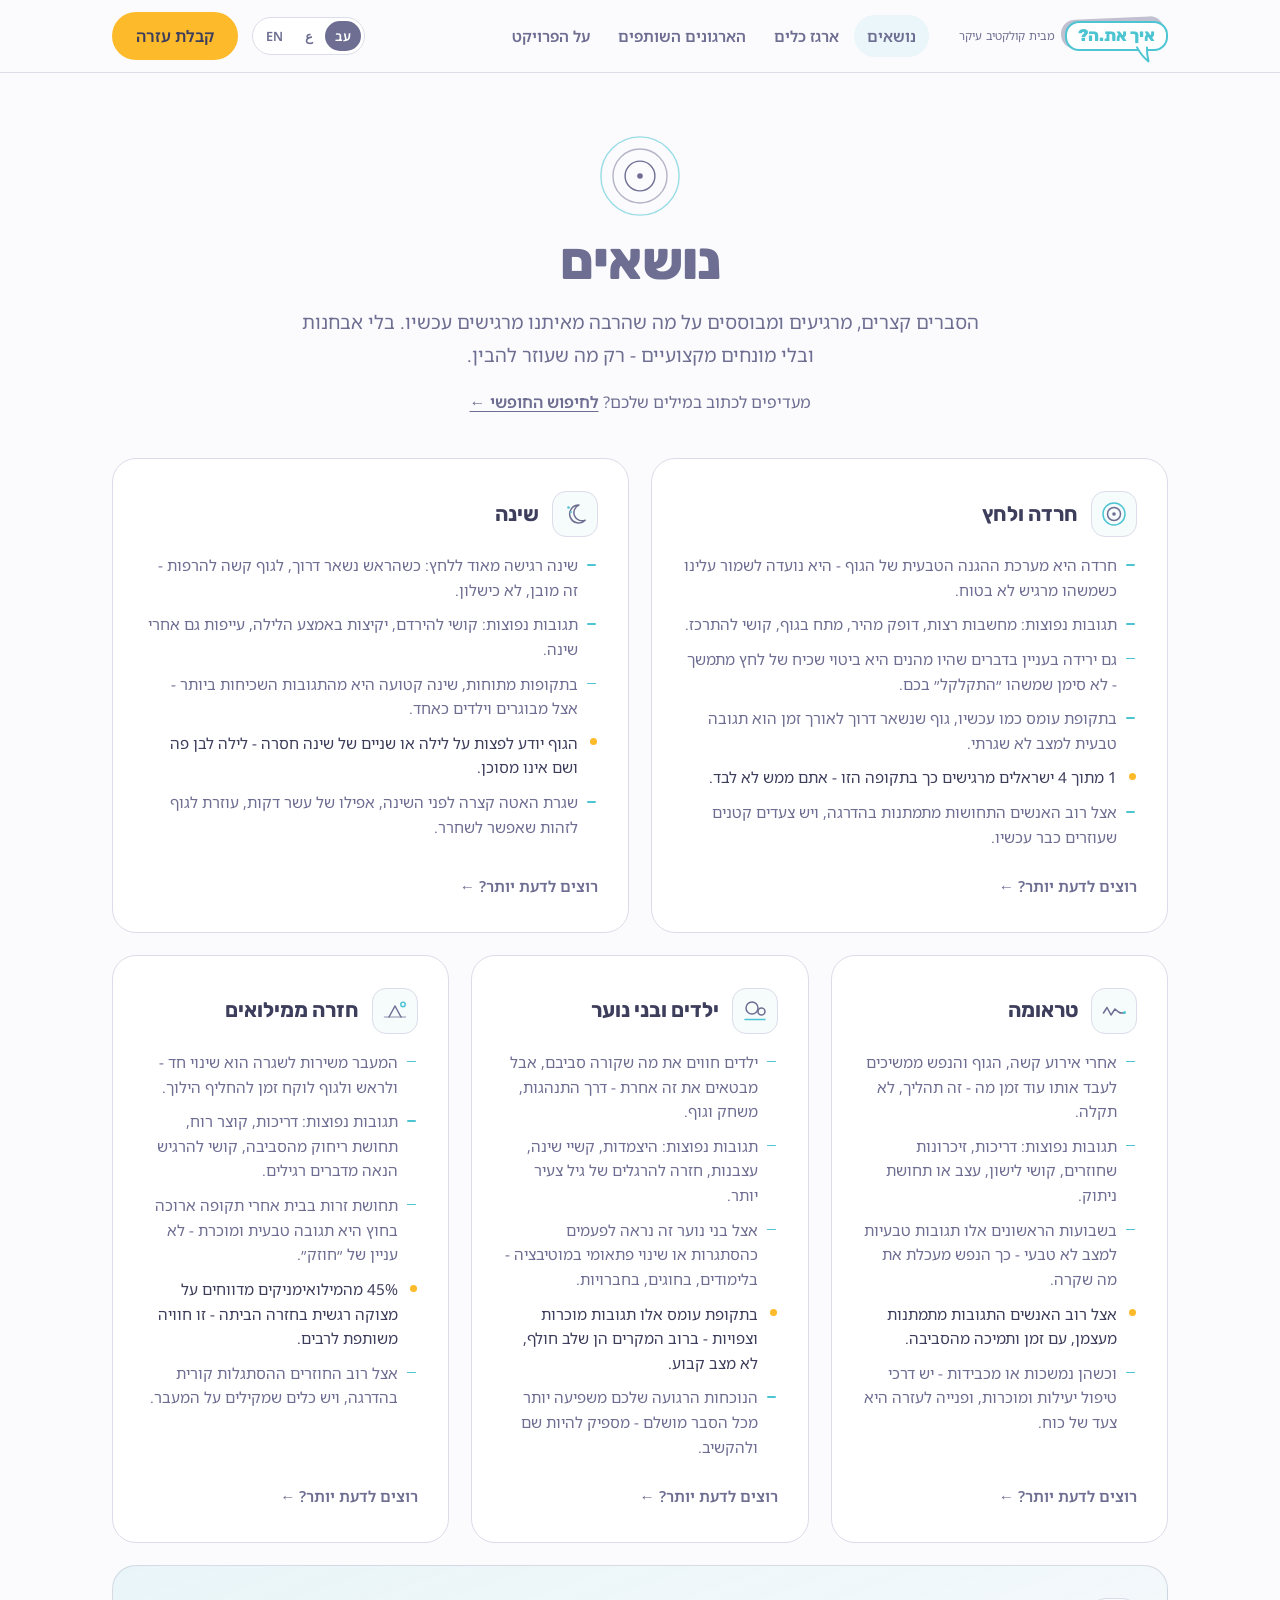
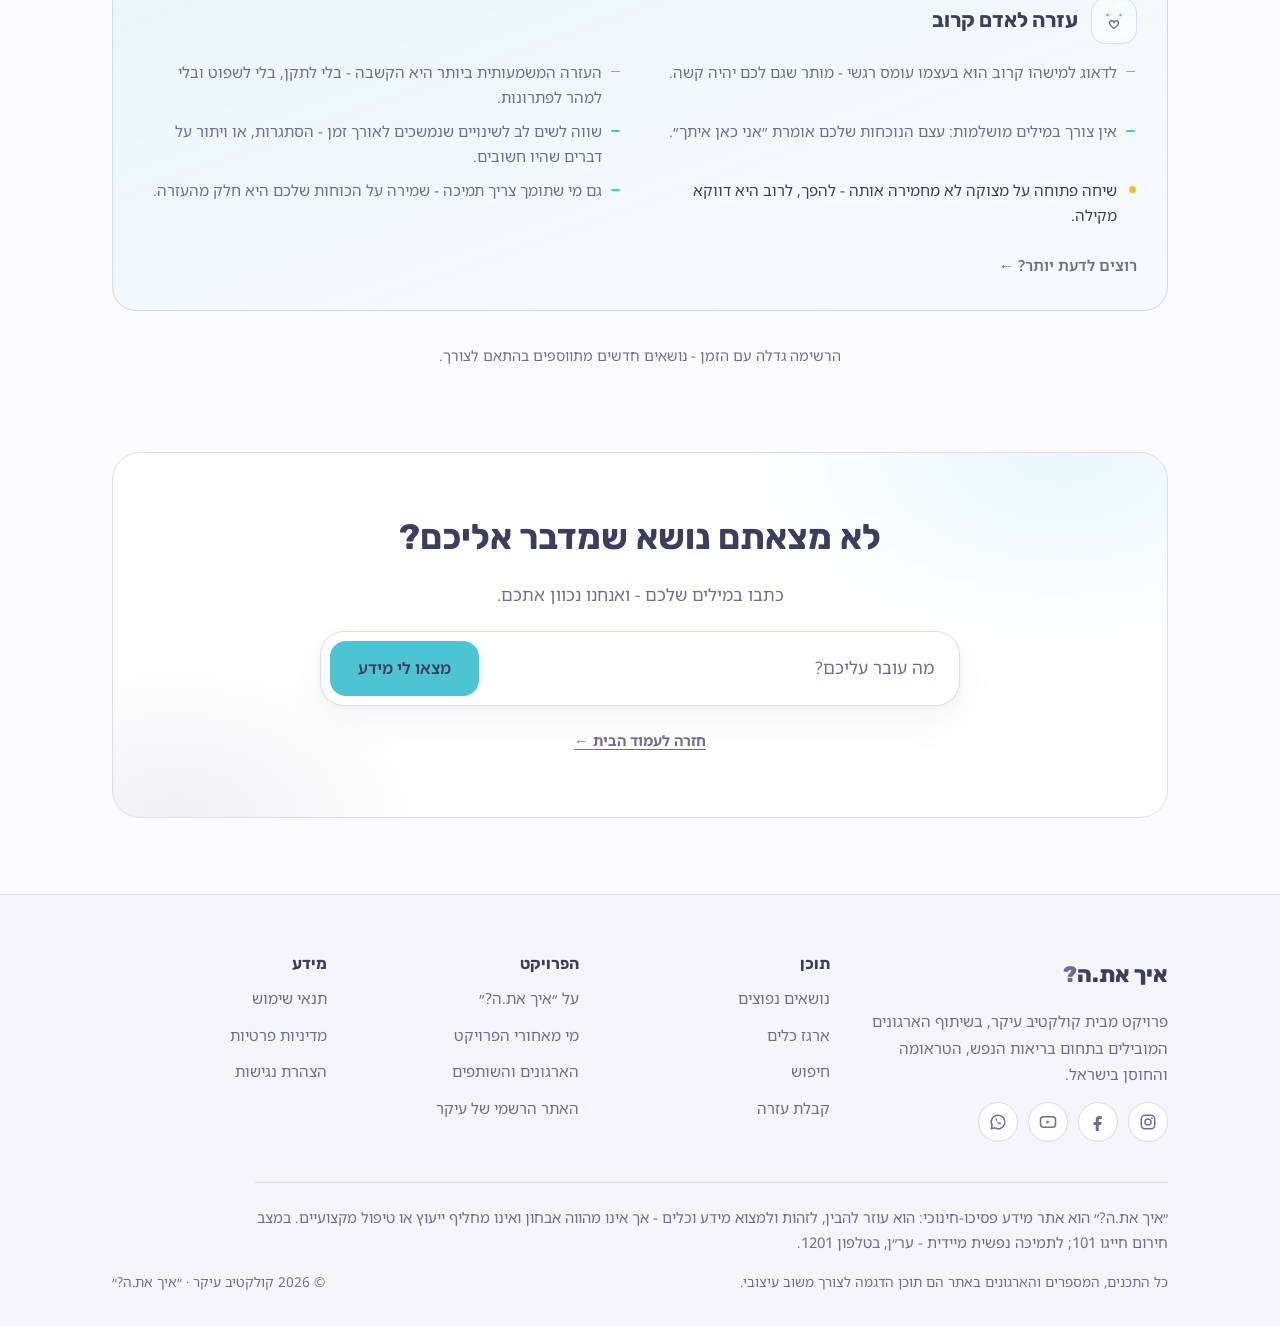
<file: topics.html>
<!doctype html>
<html lang="he" dir="rtl">
<head>
<meta charset="utf-8">
<meta name="viewport" content="width=device-width, initial-scale=1">
<meta name="robots" content="noindex">
<title>נושאים - איך את.ה?</title>
<meta name="description" content="הסברים קצרים ומרגיעים על מה שהרבה מאיתנו מרגישים - חרדה, שינה, טראומה ועוד. בלי אבחנות ובלי מונחים מקצועיים.">
<link rel="preconnect" href="https://fonts.googleapis.com">
<link rel="preconnect" href="https://fonts.gstatic.com" crossorigin>
<link rel="stylesheet" href="https://fonts.googleapis.com/css2?family=Rubik:wght@700;800&family=Noto+Sans+Hebrew:wght@400;600&display=swap">
<link rel="stylesheet" href="css/b.css">
<link rel="icon" type="image/svg+xml" href="data:image/svg+xml,%3Csvg xmlns=%22http://www.w3.org/2000/svg%22 viewBox=%220 0 32 32%22%3E%3Crect x=%224.5%22 y=%225.5%22 width=%2226%22 height=%2220%22 rx=%227%22 fill=%22%23c6c6d6%22/%3E%3Crect x=%221.5%22 y=%222.5%22 width=%2226%22 height=%2220%22 rx=%227%22 fill=%22%23fff%22 stroke=%22%234cc4d2%22 stroke-width=%222%22/%3E%3Cpath d=%22M13 21.5 C14 25 16 28 19.5 30.5 C17 26.5 16.5 24 16.5 21.5 Z%22 fill=%22%23fff%22 stroke=%22%234cc4d2%22 stroke-width=%221.5%22/%3E%3Ctext x=%2214.5%22 y=%2219%22 font-family=%22Arial,sans-serif%22 font-size=%2216%22 font-weight=%22bold%22 fill=%22%234cc4d2%22 text-anchor=%22middle%22%3E?%3C/text%3E%3C/svg%3E">
<style>
  /* topics page - the psycho-education layer, B language */
  .topics-hero { padding-block: clamp(40px, 5.5vw, 62px) clamp(24px, 3.5vw, 36px); }
  .topics-hero .container { max-width: 780px; gap: 16px; }
  .topics-hero h1 { font-size: clamp(2.3rem, 5.5vw, 3.3rem); }
  .topics-hero .lede { font-size: clamp(1.02rem, 1.9vw, 1.18rem); max-width: 36em; }
  .topics-motif { display: grid; justify-items: center; }
  .topics-motif svg { width: clamp(62px, 8vw, 82px); height: auto; }

  /* bento grid of quiet explainer cards */
  .bento-section { padding-top: 6px; }
  .bento { display: grid; grid-template-columns: repeat(6, 1fr); gap: 22px; }
  .bento .bento-card {
    padding: clamp(24px, 3vw, 32px) clamp(22px, 2.6vw, 30px);
    display: flex; flex-direction: column; gap: 16px;
    grid-column: span 2;
  }
  .bento .span3 { grid-column: span 3; }
  .bento .span6 { grid-column: span 6; }
  .bento-head { display: flex; align-items: center; gap: 13px; }
  .bento-icon {
    width: 46px; height: 46px; flex-shrink: 0;
    border-radius: 14px; display: grid; place-items: center;
    border: 1px solid var(--line); background: #f6fbfc;
  }
  .bento-card h2 { font-size: 1.3rem; line-height: 1.2; }
  .bento-points { list-style: none; margin: 0; padding: 0; display: grid; gap: 10px; align-content: start; }
  .bento-points li {
    position: relative; padding-inline-start: 20px;
    color: var(--ink-soft); font-size: 0.95rem; line-height: 1.62;
  }
  .bento-points li::before {
    content: ""; position: absolute; inset-inline-start: 2px; top: 0.72em;
    width: 9px; height: 1.5px; border-radius: 2px; background: var(--teal);
  }
  .bento-points li.reassure { color: var(--ink); }
  .bento-points li.reassure::before {
    width: 7px; height: 7px; border-radius: 50%; background: var(--amber);
    top: 0.5em; inset-inline-start: 1px;
  }
  .bento-more {
    margin-top: auto; padding-top: 8px; align-self: flex-start;
    font-weight: 600; font-size: 0.95rem; color: var(--plum); text-decoration: none;
  }
  .bento-more:hover { text-decoration: underline; text-underline-offset: 3px; }
  .span6 .bento-points { grid-template-columns: 1fr 1fr; gap: 10px 36px; }

  @media (max-width: 1020px) {
    .bento { grid-template-columns: 1fr 1fr; }
    .bento .bento-card, .bento .span3 { grid-column: span 1; }
    .bento .grow-sm, .bento .span6 { grid-column: span 2; }
  }
  @media (max-width: 720px) {
    .bento { grid-template-columns: 1fr; gap: 16px; }
    .bento .bento-card, .bento .span3, .bento .span6, .bento .grow-sm { grid-column: span 1; }
    .span6 .bento-points { grid-template-columns: 1fr; }
  }
</style>
</head>
<body>
<!-- SHELL:HEADER START -->
<a class="skip-link" href="#main">דילוג לתוכן</a>
<header class="topbar">
  <div class="container">
    <a class="brand" href="index.html"><span class="brand-bubble"><span class="brand-name">איך את.ה<span class="brand-q">?</span></span><svg class="tail" viewBox="0 0 22 18" aria-hidden="true"><path d="M5 0 H15 V2.6 C14.8 8 15.4 12 16.5 16.5 C11.5 12.5 8 8 5 2.6 Z" fill="#fff"/><path d="M5 2.4 C8 8 11.5 12.5 16.5 16.5 C15.4 12 14.8 8 15 2.4" fill="none" stroke="currentColor" stroke-width="2" stroke-linecap="round" stroke-linejoin="round"/></svg></span> <small>מבית קולקטיב עיקר</small></a>
    <nav class="topnav" aria-label="ניווט ראשי">
      <a href="topics.html" aria-current="page">נושאים</a>
      <a href="index.html#featured">ארגז כלים</a>
      <a href="partners.html">הארגונים השותפים</a>
      <a href="about.html">על הפרויקט</a>
    </nav>
    <div class="topbar-side">
      <div class="lang-switch" role="group" aria-label="בחירת שפה (עברית, ערבית, אנגלית)" title="האתר יתמוך בעברית, ערבית ואנגלית; המעבר בין השפות ייבנה בשלב הפיתוח">
        <span aria-current="true">עב</span><span lang="ar">ع</span><span lang="en">EN</span>
      </div>
      <a class="btn btn-amber" href="help.html">קבלת עזרה</a>
      <button class="menu-toggle" data-menu-toggle aria-controls="mobileNav" aria-expanded="false" aria-label="פתיחת תפריט">
        <svg width="20" height="20" viewBox="0 0 20 20" aria-hidden="true"><path d="M2 5h16M2 10h16M2 15h16" stroke="currentColor" stroke-width="2" stroke-linecap="round"/></svg>
      </button>
    </div>
  </div>
  <nav class="mobile-nav" id="mobileNav" aria-label="ניווט ראשי - מובייל">
    <a href="topics.html" aria-current="page">נושאים</a>
    <a href="index.html#featured">ארגז כלים</a>
    <a href="partners.html">הארגונים השותפים</a>
    <a href="about.html">על הפרויקט</a>
    <a href="help.html">קבלת עזרה</a>
  </nav>
</header>
<!-- SHELL:HEADER END -->

<main id="main" data-page="topics">

  <!-- compact hero -->
  <section class="hero topics-hero">
    <div class="container">
      <div class="topics-motif" aria-hidden="true">
        <div class="breathe">
          <svg width="82" height="82" viewBox="0 0 88 88" fill="none">
            <circle cx="44" cy="44" r="42" stroke="#4cc4d2" stroke-width="1.5" opacity=".55"/>
            <circle cx="44" cy="44" r="29" stroke="#6e6e92" stroke-width="1.5" opacity=".5"/>
            <circle cx="44" cy="44" r="16" stroke="#6e6e92" stroke-width="1.5"/>
            <circle cx="44" cy="44" r="3" fill="#6e6e92"/>
          </svg>
        </div>
      </div>
      <h1>נושאים</h1>
      <p class="lede">הסברים קצרים, מרגיעים ומבוססים על מה שהרבה מאיתנו מרגישים עכשיו. בלי אבחנות ובלי מונחים מקצועיים - רק מה שעוזר להבין.</p>
      <p class="hero-help">מעדיפים לכתוב במילים שלכם? <a href="search.html">לחיפוש החופשי ←</a></p>
    </div>
  </section>

  <!-- bento of explainers -->
  <section class="section bento-section" id="explainers" aria-label="הסברים לפי נושא">
    <div class="container">
      <div class="bento">

        <article class="panel bento-card span3">
          <div class="bento-head">
            <span class="bento-icon" aria-hidden="true">
              <svg width="26" height="26" viewBox="0 0 26 26" fill="none">
                <circle cx="13" cy="13" r="11" stroke="#4cc4d2" stroke-width="1.5"/>
                <circle cx="13" cy="13" r="6.5" stroke="#6e6e92" stroke-width="1.5"/>
                <circle cx="13" cy="13" r="1.8" fill="#6e6e92"/>
              </svg>
            </span>
            <h2>חרדה ולחץ</h2>
          </div>
          <ul class="bento-points">
            <li>חרדה היא מערכת ההגנה הטבעית של הגוף - היא נועדה לשמור עלינו כשמשהו מרגיש לא בטוח.</li>
            <li>תגובות נפוצות: מחשבות רצות, דופק מהיר, מתח בגוף, קושי להתרכז.</li>
            <li>גם ירידה בעניין בדברים שהיו מהנים היא ביטוי שכיח של לחץ מתמשך - לא סימן שמשהו ״התקלקל״ בכם.</li>
            <li>בתקופת עומס כמו עכשיו, גוף שנשאר דרוך לאורך זמן הוא תגובה טבעית למצב לא שגרתי.</li>
            <li class="reassure">1 מתוך 4 ישראלים מרגישים כך בתקופה הזו - אתם ממש לא לבד.</li>
            <li>אצל רוב האנשים התחושות מתמתנות בהדרגה, ויש צעדים קטנים שעוזרים כבר עכשיו.</li>
          </ul>
          <a class="bento-more" href="search.html?q=חרדה ולחץ">רוצים לדעת יותר? ←</a>
        </article>

        <article class="panel bento-card span3">
          <div class="bento-head">
            <span class="bento-icon" aria-hidden="true">
              <svg width="26" height="26" viewBox="0 0 26 26" fill="none">
                <path d="M17 4 a9 9 0 1 0 6.2 15.2 a7.6 7.6 0 0 1 -6.2 -15.2 Z" stroke="#6e6e92" stroke-width="1.5" stroke-linejoin="round"/>
                <circle cx="6.5" cy="6.5" r="1.3" fill="#4cc4d2"/>
                <circle cx="9" cy="11" r="1" fill="#4cc4d2"/>
              </svg>
            </span>
            <h2>שינה</h2>
          </div>
          <ul class="bento-points">
            <li>שינה רגישה מאוד ללחץ: כשהראש נשאר דרוך, לגוף קשה להרפות - זה מובן, לא כישלון.</li>
            <li>תגובות נפוצות: קושי להירדם, יקיצות באמצע הלילה, עייפות גם אחרי שינה.</li>
            <li>בתקופות מתוחות, שינה קטועה היא מהתגובות השכיחות ביותר - אצל מבוגרים וילדים כאחד.</li>
            <li class="reassure">הגוף יודע לפצות על לילה או שניים של שינה חסרה - לילה לבן פה ושם אינו מסוכן.</li>
            <li>שגרת האטה קצרה לפני השינה, אפילו של עשר דקות, עוזרת לגוף לזהות שאפשר לשחרר.</li>
          </ul>
          <a class="bento-more" href="search.html?q=שינה">רוצים לדעת יותר? ←</a>
        </article>

        <article class="panel bento-card">
          <div class="bento-head">
            <span class="bento-icon" aria-hidden="true">
              <svg width="26" height="26" viewBox="0 0 26 26" fill="none">
                <path d="M2.5 15 L6 9.5 L10 17 L14 11 L17.5 14 Q20.5 15.8 23.5 14.6" stroke="#6e6e92" stroke-width="1.5" stroke-linecap="round" stroke-linejoin="round"/>
                <circle cx="23.5" cy="14.6" r="1.5" fill="#4cc4d2"/>
              </svg>
            </span>
            <h2>טראומה</h2>
          </div>
          <ul class="bento-points">
            <li>אחרי אירוע קשה, הגוף והנפש ממשיכים לעבד אותו עוד זמן מה - זה תהליך, לא תקלה.</li>
            <li>תגובות נפוצות: דריכות, זיכרונות שחוזרים, קושי לישון, עצב או תחושת ניתוק.</li>
            <li>בשבועות הראשונים אלו תגובות טבעיות למצב לא טבעי - כך הנפש מעכלת את מה שקרה.</li>
            <li class="reassure">אצל רוב האנשים התגובות מתמתנות מעצמן, עם זמן ותמיכה מהסביבה.</li>
            <li>וכשהן נמשכות או מכבידות - יש דרכי טיפול יעילות ומוכרות, ופנייה לעזרה היא צעד של כוח.</li>
          </ul>
          <a class="bento-more" href="search.html?q=טראומה">רוצים לדעת יותר? ←</a>
        </article>

        <article class="panel bento-card">
          <div class="bento-head">
            <span class="bento-icon" aria-hidden="true">
              <svg width="26" height="26" viewBox="0 0 26 26" fill="none">
                <circle cx="10" cy="10" r="6" stroke="#6e6e92" stroke-width="1.5"/>
                <circle cx="19.5" cy="13.5" r="3.5" stroke="#6e6e92" stroke-width="1.5"/>
                <path d="M3 21.5 H23" stroke="#4cc4d2" stroke-width="1.5" stroke-linecap="round"/>
              </svg>
            </span>
            <h2>ילדים ובני נוער</h2>
          </div>
          <ul class="bento-points">
            <li>ילדים חווים את מה שקורה סביבם, אבל מבטאים את זה אחרת - דרך התנהגות, משחק וגוף.</li>
            <li>תגובות נפוצות: היצמדות, קשיי שינה, עצבנות, חזרה להרגלים של גיל צעיר יותר.</li>
            <li>אצל בני נוער זה נראה לפעמים כהסתגרות או שינוי פתאומי במוטיבציה - בלימודים, בחוגים, בחברויות.</li>
            <li class="reassure">בתקופת עומס אלו תגובות מוכרות וצפויות - ברוב המקרים הן שלב חולף, לא מצב קבוע.</li>
            <li>הנוכחות הרגועה שלכם משפיעה יותר מכל הסבר מושלם - מספיק להיות שם ולהקשיב.</li>
          </ul>
          <a class="bento-more" href="search.html?q=ילדים ובני נוער">רוצים לדעת יותר? ←</a>
        </article>

        <article class="panel bento-card grow-sm">
          <div class="bento-head">
            <span class="bento-icon" aria-hidden="true">
              <svg width="26" height="26" viewBox="0 0 26 26" fill="none">
                <path d="M2.5 19 H23.5" stroke="#6e6e92" stroke-width="1.5" opacity=".5" stroke-linecap="round"/>
                <path d="M7 19 L13 8 L19 19" stroke="#6e6e92" stroke-width="1.5" stroke-linecap="round" stroke-linejoin="round"/>
                <circle cx="21" cy="6.5" r="2.2" stroke="#4cc4d2" stroke-width="1.5"/>
              </svg>
            </span>
            <h2>חזרה ממילואים</h2>
          </div>
          <ul class="bento-points">
            <li>המעבר משירות לשגרה הוא שינוי חד - ולראש ולגוף לוקח זמן להחליף הילוך.</li>
            <li>תגובות נפוצות: דריכות, קוצר רוח, תחושת ריחוק מהסביבה, קושי להרגיש הנאה מדברים רגילים.</li>
            <li>תחושת זרות בבית אחרי תקופה ארוכה בחוץ היא תגובה טבעית ומוכרת - לא עניין של ״חוזק״.</li>
            <li class="reassure">45% מהמילואימניקים מדווחים על מצוקה רגשית בחזרה הביתה - זו חוויה משותפת לרבים.</li>
            <li>אצל רוב החוזרים ההסתגלות קורית בהדרגה, ויש כלים שמקילים על המעבר.</li>
          </ul>
          <a class="bento-more" href="search.html?q=מילואים">רוצים לדעת יותר? ←</a>
        </article>

        <article class="panel panel-teal bento-card span6">
          <div class="bento-head">
            <span class="bento-icon" aria-hidden="true">
              <svg width="26" height="26" viewBox="0 0 26 26" fill="none">
                <path d="M13 20.5 C8 17 7.2 13.5 10.4 12.8 C12.1 12.4 13 14 13 14.7 C13 14 13.9 12.4 15.6 12.8 C18.8 13.5 18 17 13 20.5 Z" stroke="#6e6e92" stroke-width="1.5" stroke-linejoin="round"/>
                <circle cx="6.5" cy="7" r="1.3" fill="#4cc4d2"/>
                <circle cx="19.5" cy="7" r="1.3" fill="#4cc4d2"/>
              </svg>
            </span>
            <h2>עזרה לאדם קרוב</h2>
          </div>
          <ul class="bento-points">
            <li>לדאוג למישהו קרוב הוא בעצמו עומס רגשי - מותר שגם לכם יהיה קשה.</li>
            <li>העזרה המשמעותית ביותר היא הקשבה - בלי לתקן, בלי לשפוט ובלי למהר לפתרונות.</li>
            <li>אין צורך במילים מושלמות: עצם הנוכחות שלכם אומרת ״אני כאן איתך״.</li>
            <li>שווה לשים לב לשינויים שנמשכים לאורך זמן - הסתגרות, או ויתור על דברים שהיו חשובים.</li>
            <li class="reassure">שיחה פתוחה על מצוקה לא מחמירה אותה - להפך, לרוב היא דווקא מקילה.</li>
            <li>גם מי שתומך צריך תמיכה - שמירה על הכוחות שלכם היא חלק מהעזרה.</li>
          </ul>
          <a class="bento-more" href="search.html?q=עזרה לאדם קרוב">רוצים לדעת יותר? ←</a>
        </article>

      </div>
      <p class="center muted small mt-lg">הרשימה גדלה עם הזמן - נושאים חדשים מתווספים בהתאם לצורך.</p>
    </div>
  </section>

  <!-- return to the free-text search -->
  <section class="section" id="search-again" style="padding-top: 8px;">
    <div class="container">
      <div class="again-panel">
        <h2>לא מצאתם נושא שמדבר אליכם?</h2>
        <p>כתבו במילים שלכם - ואנחנו נכוון אתכם.</p>
        <form class="search-form" action="search.html" method="get" role="search">
          <div class="search-box">
            <input type="text" name="q" aria-label="מה עובר עליכם? כתבו בשפה חופשית" placeholder="מה עובר עליכם?">
            <button class="btn btn-teal" type="submit">מצאו לי מידע</button>
          </div>
        </form>
        <p class="small"><a href="index.html"><strong>חזרה לעמוד הבית ←</strong></a></p>
      </div>
    </div>
  </section>

</main>

<!-- SHELL:FOOTER START -->
<footer class="footer">
  <div class="container">
    <div class="footer-grid">
      <div class="footer-about">
        <a class="brand" href="index.html"><span class="brand-name">איך את.ה<span class="brand-q">?</span></span></a>
        <p>פרויקט מבית קולקטיב עיקר, בשיתוף הארגונים המובילים בתחום בריאות הנפש, הטראומה והחוסן בישראל.</p>
        <div class="social-row" aria-label="רשתות חברתיות">
          <a href="#" aria-label="אינסטגרם"><svg width="18" height="18" viewBox="0 0 24 24" fill="none" aria-hidden="true"><rect x="3" y="3" width="18" height="18" rx="5" stroke="currentColor" stroke-width="2"/><circle cx="12" cy="12" r="4" stroke="currentColor" stroke-width="2"/><circle cx="17.2" cy="6.8" r="1.3" fill="currentColor"/></svg></a>
          <a href="#" aria-label="פייסבוק"><svg width="18" height="18" viewBox="0 0 24 24" fill="none" aria-hidden="true"><path d="M14 8h3V4h-3a5 5 0 0 0-5 5v3H6v4h3v8h4v-8h3l1-4h-4V9a1 1 0 0 1 1-1Z" fill="currentColor"/></svg></a>
          <a href="#" aria-label="יוטיוב"><svg width="18" height="18" viewBox="0 0 24 24" fill="none" aria-hidden="true"><rect x="2" y="5" width="20" height="14" rx="4" stroke="currentColor" stroke-width="2"/><path d="M10 9.5v5l4.5-2.5L10 9.5Z" fill="currentColor"/></svg></a>
          <a href="#" aria-label="וואטסאפ"><svg width="18" height="18" viewBox="0 0 24 24" fill="none" aria-hidden="true"><path d="M12 3a9 9 0 0 0-7.8 13.5L3 21l4.7-1.2A9 9 0 1 0 12 3Z" stroke="currentColor" stroke-width="2"/><path d="M9 8.5c.5 3 3.5 6 6.5 6.5l.5-2-2-1-1 .8c-1-.5-2.3-1.8-2.8-2.8l.8-1-1-2-2 .5Z" fill="currentColor"/></svg></a>
        </div>
      </div>
      <nav aria-label="ניווט - תוכן">
        <h3>תוכן</h3>
        <ul>
          <li><a href="topics.html">נושאים נפוצים</a></li>
          <li><a href="index.html#featured">ארגז כלים</a></li>
          <li><a href="search.html">חיפוש</a></li>
          <li><a href="help.html">קבלת עזרה</a></li>
        </ul>
      </nav>
      <nav aria-label="ניווט - הפרויקט">
        <h3>הפרויקט</h3>
        <ul>
          <li><a href="about.html">על ״איך את.ה?״</a></li>
          <li><a href="about.html#eiker">מי מאחורי הפרויקט</a></li>
          <li><a href="partners.html">הארגונים והשותפים</a></li>
          <li><a href="https://www.icarcollective.org/he/" rel="external">האתר הרשמי של עיקר</a></li>
        </ul>
      </nav>
      <nav aria-label="ניווט - מידע">
        <h3>מידע</h3>
        <ul>
          <li><a href="#">תנאי שימוש</a></li>
          <li><a href="#">מדיניות פרטיות</a></li>
          <li><a href="#">הצהרת נגישות</a></li>
        </ul>
      </nav>
    </div>
    <p class="footer-disclaimer">״איך את.ה?״ הוא אתר מידע פסיכו-חינוכי: הוא עוזר להבין, לזהות ולמצוא מידע וכלים - אך אינו מהווה אבחון ואינו מחליף ייעוץ או טיפול מקצועיים. במצב חירום חייגו 101; לתמיכה נפשית מיידית - ער״ן, בטלפון 1201.</p>
    <div class="footer-note">
      <span>כל התכנים, המספרים והארגונים באתר הם תוכן הדגמה לצורך משוב עיצובי.</span>
      <span>© 2026 קולקטיב עיקר · ״איך את.ה?״</span>
    </div>
  </div>
</footer>
<script src="js/b.js"></script>
<!-- SHELL:FOOTER END -->
</body>
</html>
</file>
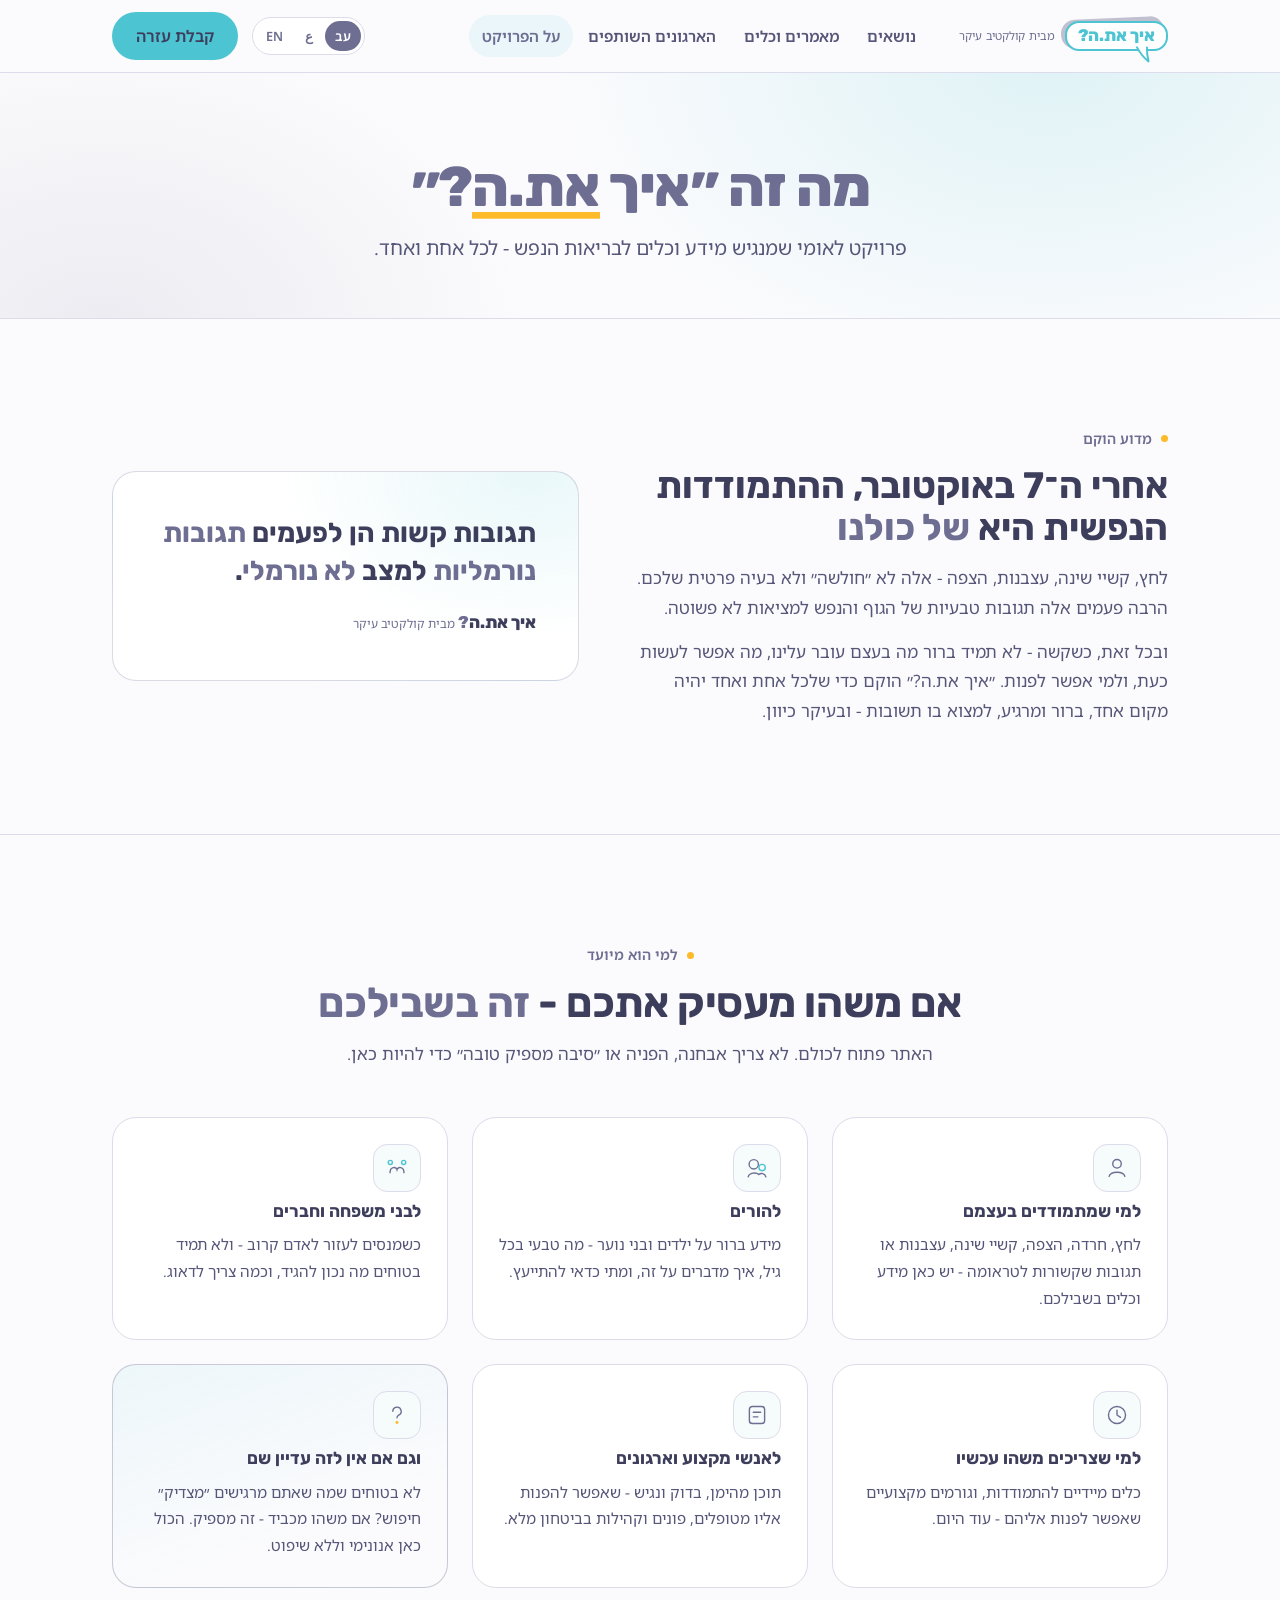
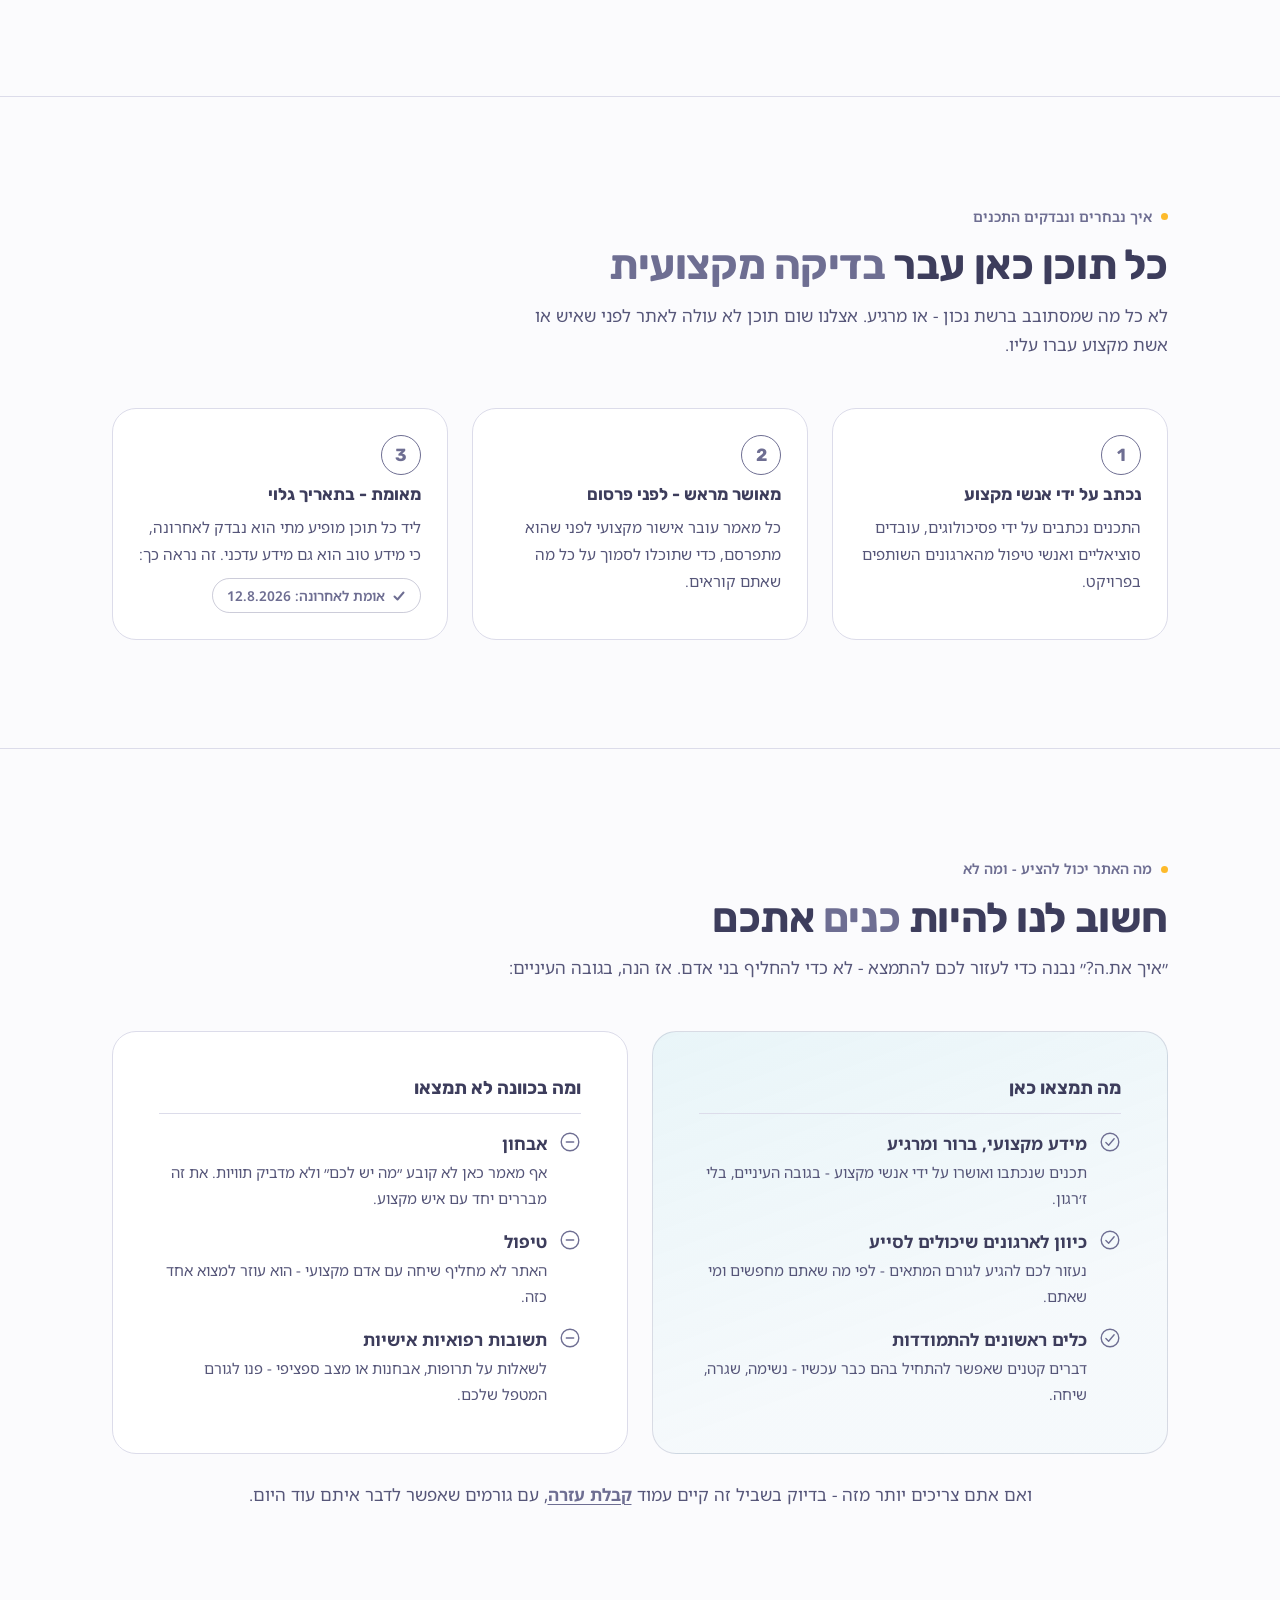
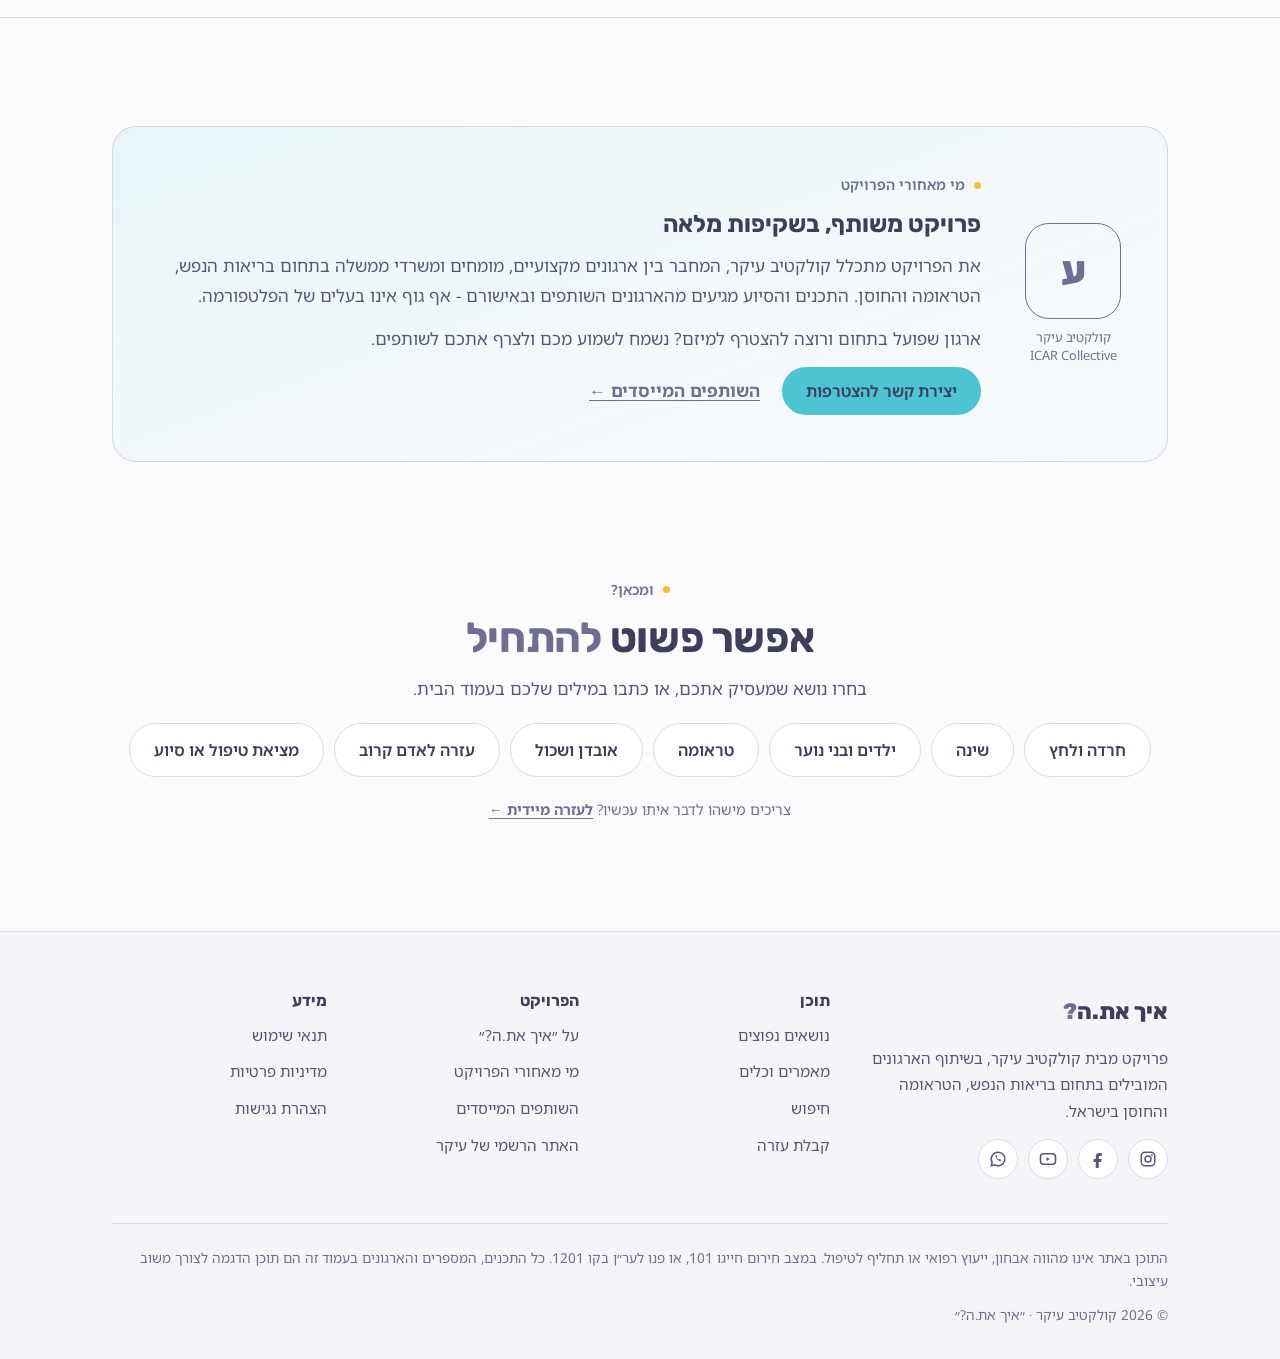
<file: v1/about.html>
<!doctype html>
<html lang="he" dir="rtl">
<head>
<meta charset="utf-8">
<meta name="viewport" content="width=device-width, initial-scale=1">
<meta name="robots" content="noindex">
<title>על הפרויקט - איך את.ה?</title>
<meta name="description" content="מה זה ״איך את.ה?״ - מדוע הוקם, למי הוא מיועד, איך נבדקים התכנים ומי מאחורי הפרויקט.">
<link rel="preconnect" href="https://fonts.googleapis.com">
<link rel="preconnect" href="https://fonts.gstatic.com" crossorigin>
<link rel="stylesheet" href="https://fonts.googleapis.com/css2?family=Rubik:wght@700;800&family=Noto+Sans+Hebrew:wght@400;600&display=swap">
<link rel="stylesheet" href="css/b.css">
<link rel="icon" type="image/svg+xml" href="data:image/svg+xml,%3Csvg xmlns=%22http://www.w3.org/2000/svg%22 viewBox=%220 0 32 32%22%3E%3Crect x=%224.5%22 y=%225.5%22 width=%2226%22 height=%2220%22 rx=%227%22 fill=%22%23c6c6d6%22/%3E%3Crect x=%221.5%22 y=%222.5%22 width=%2226%22 height=%2220%22 rx=%227%22 fill=%22%23fff%22 stroke=%22%234cc4d2%22 stroke-width=%222%22/%3E%3Cpath d=%22M13 21.5 C14 25 16 28 19.5 30.5 C17 26.5 16.5 24 16.5 21.5 Z%22 fill=%22%23fff%22 stroke=%22%234cc4d2%22 stroke-width=%221.5%22/%3E%3Ctext x=%2214.5%22 y=%2219%22 font-family=%22Arial,sans-serif%22 font-size=%2216%22 font-weight=%22bold%22 fill=%22%234cc4d2%22 text-anchor=%22middle%22%3E?%3C/text%3E%3C/svg%3E">
<style>
  /* about page - B language */
  .about-hero { padding-block: clamp(52px, 7.5vw, 84px) clamp(34px, 5vw, 52px); position: relative; overflow: hidden; }
  .about-hero .container { display: grid; gap: 14px; max-width: 780px; text-align: center; position: relative; }
  .about-hero h1 { font-size: clamp(2.2rem, 5.6vw, 3.5rem); }
  .about-hero .lede { color: var(--ink-soft); font-size: clamp(1.05rem, 2vw, 1.22rem); }

  .why-grid { display: grid; grid-template-columns: 1.15fr 1fr; gap: clamp(28px, 4vw, 52px); align-items: center; }
  .why-copy { display: grid; gap: 14px; }
  .why-copy h2 { font-size: clamp(1.7rem, 3.4vw, 2.3rem); }
  .why-copy p { color: var(--ink-soft); }
  .quote-card {
    background: var(--card); border: 1px solid rgba(110, 110, 146, 0.25); border-radius: var(--r);
    padding: clamp(28px, 4vw, 42px); display: grid; gap: 18px;
    background-image: radial-gradient(24rem 16rem at 90% 0%, rgba(76, 196, 210, 0.12), transparent 65%);
  }
  .quote-card .q { font-family: var(--f-display); font-weight: 700; font-size: clamp(1.3rem, 2.4vw, 1.7rem); line-height: 1.4; }
  .quote-card .q em { color: var(--plum); font-style: normal; }
  .quote-brand { font-family: var(--f-display); font-weight: 800; color: var(--ink); }
  .quote-brand small { font-family: var(--f-body); font-weight: 400; color: var(--lilac); font-size: 0.75rem; }
  .quote-brand .brand-q { color: var(--plum); }

  .aud-grid { list-style: none; margin: 0; padding: 0; display: grid; grid-template-columns: repeat(3, 1fr); gap: 24px; }
  .aud {
    background: var(--card); border: 1px solid var(--line); border-radius: var(--r);
    padding: 26px 26px 28px; display: grid; gap: 10px; align-content: start;
  }
  .aud-icon {
    width: 48px; height: 48px; border-radius: 14px; display: grid; place-items: center;
    border: 1px solid var(--line); background: #f6fbfc;
  }
  .aud h3 { font-size: 1.08rem; }
  .aud p { color: var(--ink-soft); font-size: 0.95rem; }
  .aud-you { border-color: rgba(110, 110, 146, 0.35); background: linear-gradient(160deg, rgba(76, 196, 210, 0.08), transparent 70%); }

  .steps { list-style: none; margin: 0; padding: 0; display: grid; grid-template-columns: repeat(3, 1fr); gap: 24px; counter-reset: step; }
  .step {
    background: var(--card); border: 1px solid var(--line); border-radius: var(--r);
    padding: 26px; display: grid; gap: 10px; align-content: start;
  }
  .step-num {
    width: 40px; height: 40px; border-radius: 50%; display: grid; place-items: center;
    border: 1.5px solid var(--plum); color: var(--plum);
    font-family: var(--f-display); font-weight: 700; font-size: 1.1rem;
  }
  .step h3 { font-size: 1.06rem; }
  .step p { color: var(--ink-soft); font-size: 0.95rem; }
  .verified-pill {
    display: inline-flex; align-items: center; gap: 7px; justify-self: start;
    border: 1px solid rgba(110, 110, 146, 0.35); color: var(--plum);
    border-radius: 999px; padding: 5px 14px; font-size: 0.85rem; font-weight: 600;
  }

  .offer-title { font-size: 1.15rem; padding-bottom: 14px; border-bottom: 1px solid var(--line); }
  .offer-list { list-style: none; margin: 0; padding: 0; display: grid; gap: 16px; }
  .offer-list li { display: flex; gap: 12px; align-items: flex-start; }
  .offer-list svg { flex-shrink: 0; margin-top: 2px; }
  .offer-list b { display: block; }
  .offer-list p { color: var(--ink-soft); font-size: 0.93rem; margin: 0; }
  .offer-note { margin-top: 26px; color: var(--ink-soft); text-align: center; }

  #eiker { scroll-margin-top: 90px; }
  .eiker-panel { display: grid; grid-template-columns: auto 1fr; gap: clamp(24px, 4vw, 44px); align-items: center; }
  .eiker-logo { display: grid; gap: 10px; justify-items: center; margin: 0; }
  .eiker-mono {
    width: 96px; height: 96px; border-radius: 24px; display: grid; place-items: center;
    border: 1.5px solid var(--plum); color: var(--plum);
    font-family: var(--f-display); font-weight: 800; font-size: 2.4rem;
  }
  .eiker-logo figcaption { color: var(--lilac); font-size: 0.8rem; text-align: center; line-height: 1.4; }
  .eiker-body { display: grid; gap: 13px; }
  .eiker-links { display: flex; gap: 10px 22px; flex-wrap: wrap; align-items: center; }

  .closing { text-align: center; display: grid; gap: 20px; justify-items: center; }

  @media (max-width: 960px) {
    .why-grid { grid-template-columns: 1fr; }
    .aud-grid, .steps { grid-template-columns: 1fr 1fr; }
    .eiker-panel { grid-template-columns: 1fr; justify-items: center; text-align: center; }
    .eiker-links { justify-content: center; }
  }
  @media (max-width: 720px) { .aud-grid, .steps { grid-template-columns: 1fr; } }
</style>
</head>
<body>
<!-- SHELL:HEADER START -->
<a class="skip-link" href="#main">דילוג לתוכן</a>
<header class="topbar">
  <div class="container">
    <a class="brand" href="index.html"><span class="brand-bubble"><span class="brand-name">איך את.ה<span class="brand-q">?</span></span><svg class="tail" viewBox="0 0 22 18" aria-hidden="true"><path d="M5 0 H15 V2.6 C14.8 8 15.4 12 16.5 16.5 C11.5 12.5 8 8 5 2.6 Z" fill="#fff"/><path d="M5 2.4 C8 8 11.5 12.5 16.5 16.5 C15.4 12 14.8 8 15 2.4" fill="none" stroke="currentColor" stroke-width="2" stroke-linecap="round" stroke-linejoin="round"/></svg></span> <small>מבית קולקטיב עיקר</small></a>
    <nav class="topnav" aria-label="ניווט ראשי">
      <a href="index.html#topics">נושאים</a>
      <a href="index.html#featured">מאמרים וכלים</a>
      <a href="partners.html">הארגונים השותפים</a>
      <a href="about.html" aria-current="page">על הפרויקט</a>
    </nav>
    <div class="topbar-side">
      <div class="lang-switch" role="group" aria-label="בחירת שפה (עברית, ערבית, אנגלית)" title="האתר יתמוך בעברית, ערבית ואנגלית; המעבר בין השפות ייבנה בשלב הפיתוח">
        <span aria-current="true">עב</span><span lang="ar">ع</span><span lang="en">EN</span>
      </div>
      <a class="btn btn-teal" href="help.html">קבלת עזרה</a>
      <button class="menu-toggle" data-menu-toggle aria-controls="mobileNav" aria-expanded="false" aria-label="פתיחת תפריט">
        <svg width="20" height="20" viewBox="0 0 20 20" aria-hidden="true"><path d="M2 5h16M2 10h16M2 15h16" stroke="currentColor" stroke-width="2" stroke-linecap="round"/></svg>
      </button>
    </div>
  </div>
  <nav class="mobile-nav" id="mobileNav" aria-label="ניווט ראשי - מובייל">
    <a href="index.html#topics">נושאים</a>
    <a href="index.html#featured">מאמרים וכלים</a>
    <a href="partners.html">הארגונים השותפים</a>
    <a href="about.html" aria-current="page">על הפרויקט</a>
    <a href="help.html">קבלת עזרה</a>
  </nav>
</header>
<!-- SHELL:HEADER END -->

<main id="main" data-page="about">

  <section class="hero about-hero">
    <div class="hero-air" aria-hidden="true"></div>
    <div class="container">
      <h1>מה זה ״איך <span class="u-amber">את.ה</span><span class="brand-q">?</span>״</h1>
      <p class="lede">פרויקט לאומי שמנגיש מידע וכלים לבריאות הנפש - לכל אחת ואחד.</p>
    </div>
  </section>

  <section class="section section-line" id="why" aria-labelledby="why-h">
    <div class="container why-grid">
      <div class="why-copy">
        <span class="eyebrow">מדוע הוקם</span>
        <h2 id="why-h">אחרי ה־7 באוקטובר, ההתמודדות הנפשית היא <em class="accent">של כולנו</em></h2>
        <p>לחץ, קשיי שינה, עצבנות, הצפה - אלה לא ״חולשה״ ולא בעיה פרטית שלכם. הרבה פעמים אלה תגובות טבעיות של הגוף והנפש למציאות לא פשוטה.</p>
        <p>ובכל זאת, כשקשה - לא תמיד ברור מה בעצם עובר עלינו, מה אפשר לעשות כעת, ולמי אפשר לפנות. ״איך את.ה?״ הוקם כדי שלכל אחת ואחד יהיה מקום אחד, ברור ומרגיע, למצוא בו תשובות - ובעיקר כיוון.</p>
      </div>
      <div class="quote-card">
        <p class="q">תגובות קשות הן לפעמים <em>תגובות נורמליות</em> למצב <em>לא נורמלי</em>.</p>
        <p class="quote-brand">איך את.ה<span class="brand-q">?</span> <small>מבית קולקטיב עיקר</small></p>
      </div>
    </div>
  </section>

  <section class="section section-line" id="audience" aria-labelledby="audience-h">
    <div class="container">
      <div class="section-head center">
        <span class="eyebrow">למי הוא מיועד</span>
        <h2 id="audience-h">אם משהו מעסיק אתכם - <em class="accent">זה בשבילכם</em></h2>
        <p>האתר פתוח לכולם. לא צריך אבחנה, הפניה או ״סיבה מספיק טובה״ כדי להיות כאן.</p>
      </div>
      <ul class="aud-grid" role="list">
        <li class="aud">
          <span class="aud-icon" aria-hidden="true">
            <svg width="26" height="26" viewBox="0 0 28 28" fill="none"><circle cx="14" cy="9.5" r="4.6" stroke="#6e6e92" stroke-width="1.5"/><path d="M5.5 23c1.5-6 15.5-6 17 0" stroke="#6e6e92" stroke-width="1.5" fill="none" stroke-linecap="round"/></svg>
          </span>
          <h3>למי שמתמודדים בעצמם</h3>
          <p>לחץ, חרדה, הצפה, קשיי שינה, עצבנות או תגובות שקשורות לטראומה - יש כאן מידע וכלים בשבילכם.</p>
        </li>
        <li class="aud">
          <span class="aud-icon" aria-hidden="true">
            <svg width="26" height="26" viewBox="0 0 28 28" fill="none"><circle cx="10.5" cy="10" r="5" stroke="#6e6e92" stroke-width="1.5"/><circle cx="19.5" cy="13.5" r="3.4" stroke="#4cc4d2" stroke-width="1.5"/><path d="M4.5 23.5c1.3-4.6 8.6-5.2 11.5-2.4 1.9-1.9 6.7-1.5 7.5 2.4" stroke="#6e6e92" stroke-width="1.5" fill="none" stroke-linecap="round"/></svg>
          </span>
          <h3>להורים</h3>
          <p>מידע ברור על ילדים ובני נוער - מה טבעי בכל גיל, איך מדברים על זה, ומתי כדאי להתייעץ.</p>
        </li>
        <li class="aud">
          <span class="aud-icon" aria-hidden="true">
            <svg width="26" height="26" viewBox="0 0 28 28" fill="none"><path d="M6.5 19c0-6.6 6.6-6.6 7.5-3.2C15 12.4 21.5 12.4 21.5 19" stroke="#6e6e92" stroke-width="1.5" stroke-linecap="round"/><circle cx="6.8" cy="8" r="2.2" stroke="#4cc4d2" stroke-width="1.5"/><circle cx="21.2" cy="8" r="2.2" stroke="#4cc4d2" stroke-width="1.5"/></svg>
          </span>
          <h3>לבני משפחה וחברים</h3>
          <p>כשמנסים לעזור לאדם קרוב - ולא תמיד בטוחים מה נכון להגיד, וכמה צריך לדאוג.</p>
        </li>
        <li class="aud">
          <span class="aud-icon" aria-hidden="true">
            <svg width="26" height="26" viewBox="0 0 28 28" fill="none"><circle cx="14" cy="14" r="9.2" stroke="#6e6e92" stroke-width="1.5"/><path d="M14 8.8V14l3.8 2.5" stroke="#6e6e92" stroke-width="1.5" stroke-linecap="round" stroke-linejoin="round"/></svg>
          </span>
          <h3>למי שצריכים משהו עכשיו</h3>
          <p>כלים מיידיים להתמודדות, וגורמים מקצועיים שאפשר לפנות אליהם - עוד היום.</p>
        </li>
        <li class="aud">
          <span class="aud-icon" aria-hidden="true">
            <svg width="26" height="26" viewBox="0 0 28 28" fill="none"><rect x="5.8" y="4.8" width="16.4" height="18.4" rx="3.4" stroke="#6e6e92" stroke-width="1.5"/><path d="M10 11h8M10 16h5" stroke="#6e6e92" stroke-width="1.5" stroke-linecap="round"/></svg>
          </span>
          <h3>לאנשי מקצוע וארגונים</h3>
          <p>תוכן מהימן, בדוק ונגיש - שאפשר להפנות אליו מטופלים, פונים וקהילות בביטחון מלא.</p>
        </li>
        <li class="aud aud-you">
          <span class="aud-icon" aria-hidden="true">
            <svg width="26" height="26" viewBox="0 0 28 28" fill="none"><path d="M9.5 10a4.5 4.5 0 1 1 6 4.3c-1.3.5-1.5 1.4-1.5 2.7" stroke="#6e6e92" stroke-width="1.5" stroke-linecap="round"/><circle cx="14" cy="22" r="1.6" fill="#fdba2b"/></svg>
          </span>
          <h3>וגם אם אין לזה עדיין שם</h3>
          <p>לא בטוחים שמה שאתם מרגישים ״מצדיק״ חיפוש? אם משהו מכביד - זה מספיק. הכול כאן אנונימי וללא שיפוט.</p>
        </li>
      </ul>
    </div>
  </section>

  <section class="section section-line" id="content-check" aria-labelledby="check-h">
    <div class="container">
      <div class="section-head">
        <span class="eyebrow">איך נבחרים ונבדקים התכנים</span>
        <h2 id="check-h">כל תוכן כאן עבר <em class="accent">בדיקה מקצועית</em></h2>
        <p>לא כל מה שמסתובב ברשת נכון - או מרגיע. אצלנו שום תוכן לא עולה לאתר לפני שאיש או אשת מקצוע עברו עליו.</p>
      </div>
      <ol class="steps" role="list">
        <li class="step">
          <span class="step-num" aria-hidden="true">1</span>
          <h3>נכתב על ידי אנשי מקצוע</h3>
          <p>התכנים נכתבים על ידי פסיכולוגים, עובדים סוציאליים ואנשי טיפול מהארגונים השותפים בפרויקט.</p>
        </li>
        <li class="step">
          <span class="step-num" aria-hidden="true">2</span>
          <h3>מאושר מראש - לפני פרסום</h3>
          <p>כל מאמר עובר אישור מקצועי לפני שהוא מתפרסם, כדי שתוכלו לסמוך על כל מה שאתם קוראים.</p>
        </li>
        <li class="step">
          <span class="step-num" aria-hidden="true">3</span>
          <h3>מאומת - בתאריך גלוי</h3>
          <p>ליד כל תוכן מופיע מתי הוא נבדק לאחרונה, כי מידע טוב הוא גם מידע עדכני. זה נראה כך:</p>
          <span class="verified-pill"><svg width="14" height="14" viewBox="0 0 14 14" aria-hidden="true"><path d="M2.5 7.5 5.5 10.5 11.5 3.5" fill="none" stroke="currentColor" stroke-width="2" stroke-linecap="round" stroke-linejoin="round"/></svg>אומת לאחרונה: 12.8.2026</span>
        </li>
      </ol>
    </div>
  </section>

  <section class="section section-line" id="offer" aria-labelledby="offer-h">
    <div class="container">
      <div class="section-head">
        <span class="eyebrow">מה האתר יכול להציע - ומה לא</span>
        <h2 id="offer-h">חשוב לנו להיות <em class="accent">כנים</em> אתכם</h2>
        <p>״איך את.ה?״ נבנה כדי לעזור לכם להתמצא - לא כדי להחליף בני אדם. אז הנה, בגובה העיניים:</p>
      </div>
      <div class="card-grid-2">
        <div class="panel panel-teal">
          <h3 class="offer-title">מה תמצאו כאן</h3>
          <ul class="offer-list" role="list">
            <li>
              <svg width="22" height="22" viewBox="0 0 24 24" fill="none" aria-hidden="true"><circle cx="12" cy="12" r="9.6" stroke="#6e6e92" stroke-width="1.5"/><path d="M7.5 12.5 10.5 15.5 16.5 8.5" stroke="#6e6e92" stroke-width="1.5" stroke-linecap="round" stroke-linejoin="round"/></svg>
              <div><b>מידע מקצועי, ברור ומרגיע</b><p>תכנים שנכתבו ואושרו על ידי אנשי מקצוע - בגובה העיניים, בלי ז׳רגון.</p></div>
            </li>
            <li>
              <svg width="22" height="22" viewBox="0 0 24 24" fill="none" aria-hidden="true"><circle cx="12" cy="12" r="9.6" stroke="#6e6e92" stroke-width="1.5"/><path d="M7.5 12.5 10.5 15.5 16.5 8.5" stroke="#6e6e92" stroke-width="1.5" stroke-linecap="round" stroke-linejoin="round"/></svg>
              <div><b>כיוון לארגונים שיכולים לסייע</b><p>נעזור לכם להגיע לגורם המתאים - לפי מה שאתם מחפשים ומי שאתם.</p></div>
            </li>
            <li>
              <svg width="22" height="22" viewBox="0 0 24 24" fill="none" aria-hidden="true"><circle cx="12" cy="12" r="9.6" stroke="#6e6e92" stroke-width="1.5"/><path d="M7.5 12.5 10.5 15.5 16.5 8.5" stroke="#6e6e92" stroke-width="1.5" stroke-linecap="round" stroke-linejoin="round"/></svg>
              <div><b>כלים ראשונים להתמודדות</b><p>דברים קטנים שאפשר להתחיל בהם כבר עכשיו - נשימה, שגרה, שיחה.</p></div>
            </li>
          </ul>
        </div>
        <div class="panel">
          <h3 class="offer-title">ומה בכוונה לא תמצאו</h3>
          <ul class="offer-list" role="list">
            <li>
              <svg width="22" height="22" viewBox="0 0 24 24" fill="none" aria-hidden="true"><circle cx="12" cy="12" r="9.6" stroke="#6e6e92" stroke-width="1.5"/><path d="M8 12h8" stroke="#6e6e92" stroke-width="1.5" stroke-linecap="round"/></svg>
              <div><b>אבחון</b><p>אף מאמר כאן לא קובע ״מה יש לכם״ ולא מדביק תוויות. את זה מבררים יחד עם איש מקצוע.</p></div>
            </li>
            <li>
              <svg width="22" height="22" viewBox="0 0 24 24" fill="none" aria-hidden="true"><circle cx="12" cy="12" r="9.6" stroke="#6e6e92" stroke-width="1.5"/><path d="M8 12h8" stroke="#6e6e92" stroke-width="1.5" stroke-linecap="round"/></svg>
              <div><b>טיפול</b><p>האתר לא מחליף שיחה עם אדם מקצועי - הוא עוזר למצוא אחד כזה.</p></div>
            </li>
            <li>
              <svg width="22" height="22" viewBox="0 0 24 24" fill="none" aria-hidden="true"><circle cx="12" cy="12" r="9.6" stroke="#6e6e92" stroke-width="1.5"/><path d="M8 12h8" stroke="#6e6e92" stroke-width="1.5" stroke-linecap="round"/></svg>
              <div><b>תשובות רפואיות אישיות</b><p>לשאלות על תרופות, אבחנות או מצב ספציפי - פנו לגורם המטפל שלכם.</p></div>
            </li>
          </ul>
        </div>
      </div>
      <p class="offer-note">ואם אתם צריכים יותר מזה - בדיוק בשביל זה קיים עמוד <a href="help.html"><strong>קבלת עזרה</strong></a>, עם גורמים שאפשר לדבר איתם עוד היום.</p>
    </div>
  </section>

  <section class="section section-line" id="eiker" aria-labelledby="eiker-h">
    <div class="container">
      <div class="panel panel-teal eiker-panel">
        <figure class="eiker-logo">
          <span class="eiker-mono" aria-hidden="true">ע</span>
          <figcaption>קולקטיב עיקר<br>ICAR Collective</figcaption>
        </figure>
        <div class="eiker-body">
          <span class="eyebrow">מי מאחורי הפרויקט</span>
          <h2 id="eiker-h">פרויקט משותף, בשקיפות מלאה</h2>
          <p>את הפרויקט מתכלל קולקטיב עיקר, המחבר בין ארגונים מקצועיים, מומחים ומשרדי ממשלה בתחום בריאות הנפש, הטראומה והחוסן. התכנים והסיוע מגיעים מהארגונים השותפים ובאישורם - אף גוף אינו בעלים של הפלטפורמה.</p>
          <p>ארגון שפועל בתחום ורוצה להצטרף למיזם? נשמח לשמוע מכם ולצרף אתכם לשותפים.</p>
          <div class="eiker-links">
            <a class="btn btn-teal" href="#">יצירת קשר להצטרפות</a>
            <a href="partners.html"><strong>השותפים המייסדים ←</strong></a>
          </div>
        </div>
      </div>
    </div>
  </section>

  <section class="section" id="start" style="padding-top: 8px;">
    <div class="container closing">
      <div class="section-head center" style="margin-bottom: 0;">
        <span class="eyebrow">ומכאן?</span>
        <h2>אפשר פשוט <em class="accent">להתחיל</em></h2>
        <p>בחרו נושא שמעסיק אתכם, או כתבו במילים שלכם בעמוד הבית.</p>
      </div>
      <div class="chip-row">
        <a class="chip-lg" href="search.html?q=חרדה ולחץ">חרדה ולחץ</a>
        <a class="chip-lg" href="search.html?q=שינה">שינה</a>
        <a class="chip-lg" href="search.html?q=ילדים ובני נוער">ילדים ובני נוער</a>
        <a class="chip-lg" href="search.html?q=טראומה">טראומה</a>
        <a class="chip-lg" href="search.html?q=אובדן ושכול">אובדן ושכול</a>
        <a class="chip-lg" href="search.html?q=עזרה לאדם קרוב">עזרה לאדם קרוב</a>
        <a class="chip-lg" href="search.html?q=מציאת טיפול">מציאת טיפול או סיוע</a>
      </div>
      <p class="muted small">צריכים מישהו לדבר איתו עכשיו? <a href="help.html"><strong>לעזרה מיידית ←</strong></a></p>
    </div>
  </section>

</main>

<!-- SHELL:FOOTER START -->
<footer class="footer">
  <div class="container">
    <div class="footer-grid">
      <div class="footer-about">
        <a class="brand" href="index.html"><span class="brand-name">איך את.ה<span class="brand-q">?</span></span></a>
        <p>פרויקט מבית קולקטיב עיקר, בשיתוף הארגונים המובילים בתחום בריאות הנפש, הטראומה והחוסן בישראל.</p>
        <div class="social-row" aria-label="רשתות חברתיות">
          <a href="#" aria-label="אינסטגרם"><svg width="18" height="18" viewBox="0 0 24 24" fill="none" aria-hidden="true"><rect x="3" y="3" width="18" height="18" rx="5" stroke="currentColor" stroke-width="2"/><circle cx="12" cy="12" r="4" stroke="currentColor" stroke-width="2"/><circle cx="17.2" cy="6.8" r="1.3" fill="currentColor"/></svg></a>
          <a href="#" aria-label="פייסבוק"><svg width="18" height="18" viewBox="0 0 24 24" fill="none" aria-hidden="true"><path d="M14 8h3V4h-3a5 5 0 0 0-5 5v3H6v4h3v8h4v-8h3l1-4h-4V9a1 1 0 0 1 1-1Z" fill="currentColor"/></svg></a>
          <a href="#" aria-label="יוטיוב"><svg width="18" height="18" viewBox="0 0 24 24" fill="none" aria-hidden="true"><rect x="2" y="5" width="20" height="14" rx="4" stroke="currentColor" stroke-width="2"/><path d="M10 9.5v5l4.5-2.5L10 9.5Z" fill="currentColor"/></svg></a>
          <a href="#" aria-label="וואטסאפ"><svg width="18" height="18" viewBox="0 0 24 24" fill="none" aria-hidden="true"><path d="M12 3a9 9 0 0 0-7.8 13.5L3 21l4.7-1.2A9 9 0 1 0 12 3Z" stroke="currentColor" stroke-width="2"/><path d="M9 8.5c.5 3 3.5 6 6.5 6.5l.5-2-2-1-1 .8c-1-.5-2.3-1.8-2.8-2.8l.8-1-1-2-2 .5Z" fill="currentColor"/></svg></a>
        </div>
      </div>
      <nav aria-label="ניווט - תוכן">
        <h3>תוכן</h3>
        <ul>
          <li><a href="index.html#topics">נושאים נפוצים</a></li>
          <li><a href="index.html#featured">מאמרים וכלים</a></li>
          <li><a href="search.html">חיפוש</a></li>
          <li><a href="help.html">קבלת עזרה</a></li>
        </ul>
      </nav>
      <nav aria-label="ניווט - הפרויקט">
        <h3>הפרויקט</h3>
        <ul>
          <li><a href="about.html">על ״איך את.ה?״</a></li>
          <li><a href="about.html#eiker">מי מאחורי הפרויקט</a></li>
          <li><a href="partners.html">השותפים המייסדים</a></li>
          <li><a href="https://www.icarcollective.org/he/" rel="external">האתר הרשמי של עיקר</a></li>
        </ul>
      </nav>
      <nav aria-label="ניווט - מידע">
        <h3>מידע</h3>
        <ul>
          <li><a href="#">תנאי שימוש</a></li>
          <li><a href="#">מדיניות פרטיות</a></li>
          <li><a href="#">הצהרת נגישות</a></li>
        </ul>
      </nav>
    </div>
    <div class="footer-note">
      <span>התוכן באתר אינו מהווה אבחון, ייעוץ רפואי או תחליף לטיפול. במצב חירום חייגו 101, או פנו לער״ן בקו 1201. כל התכנים, המספרים והארגונים בעמוד זה הם תוכן הדגמה לצורך משוב עיצובי.</span>
      <span>© 2026 קולקטיב עיקר · ״איך את.ה?״</span>
    </div>
  </div>
</footer>
<script src="js/b.js"></script>
<!-- SHELL:FOOTER END -->
</body>
</html>
</file>
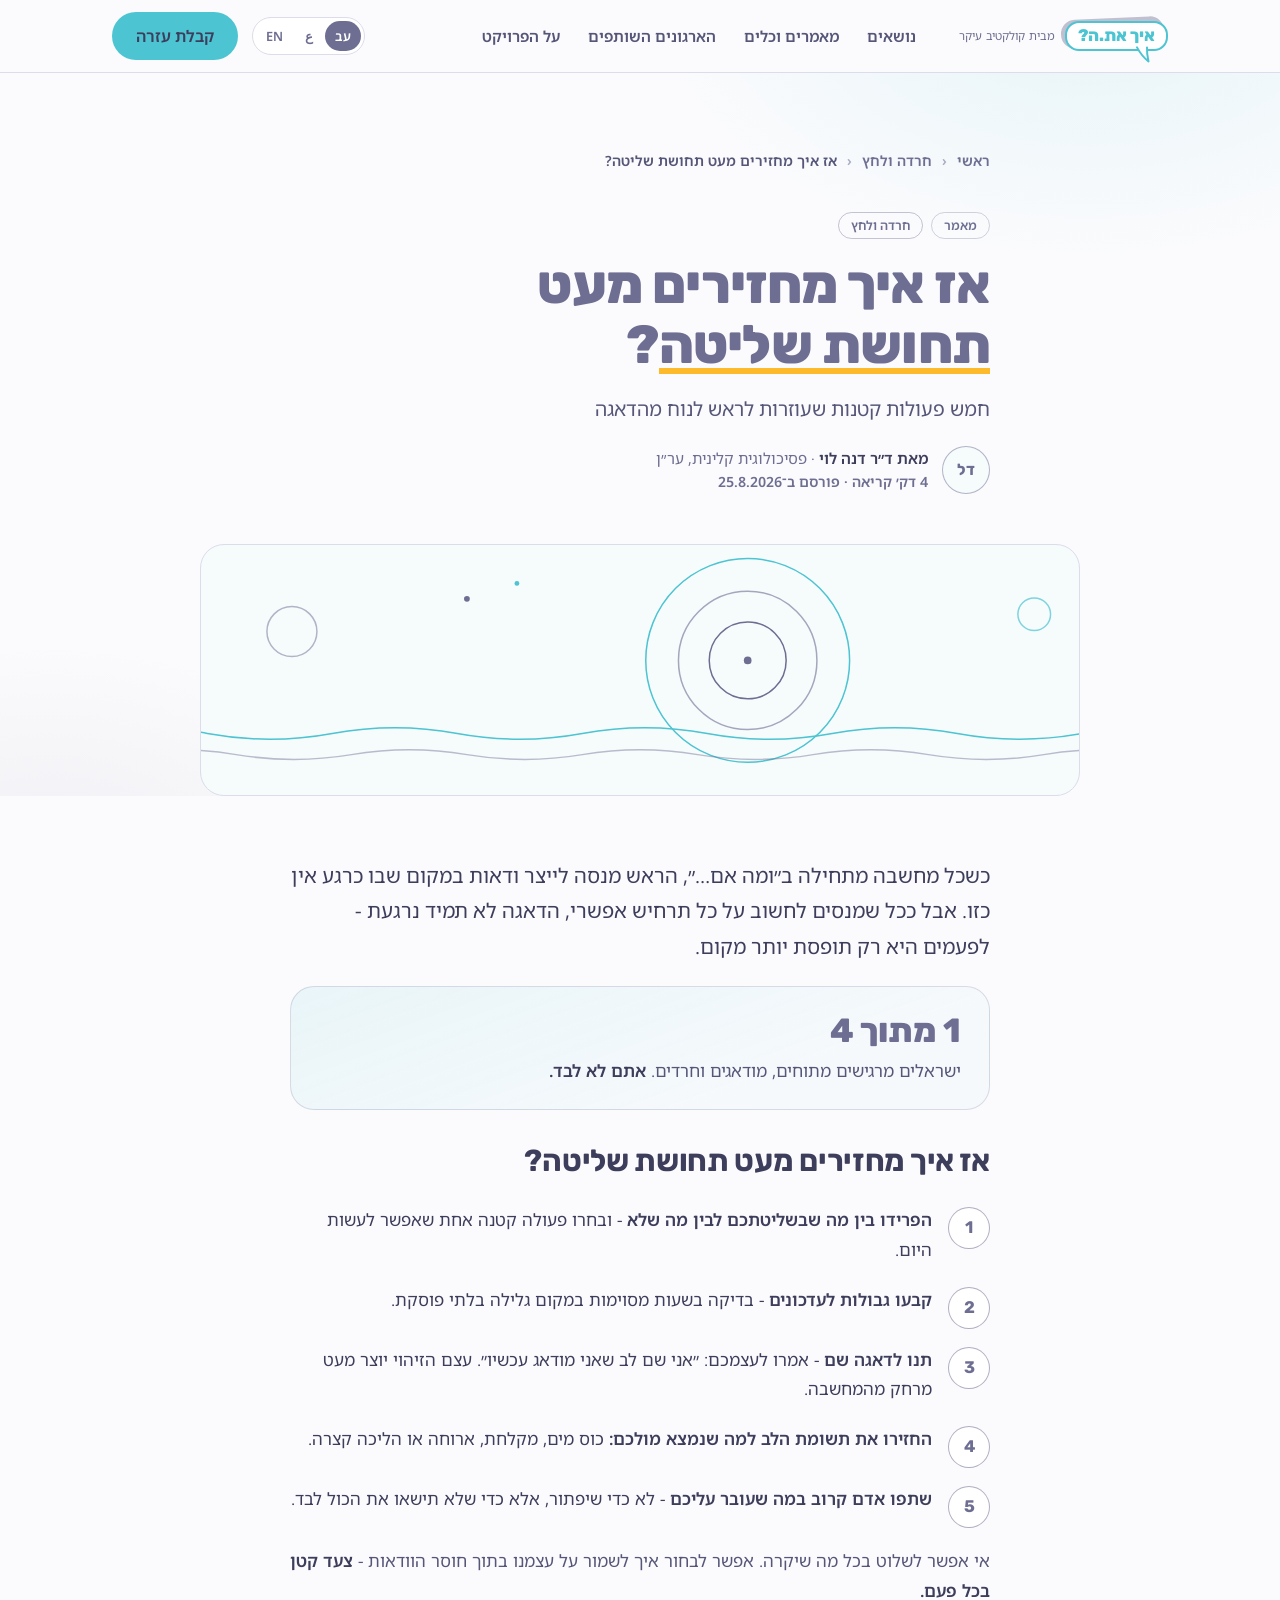
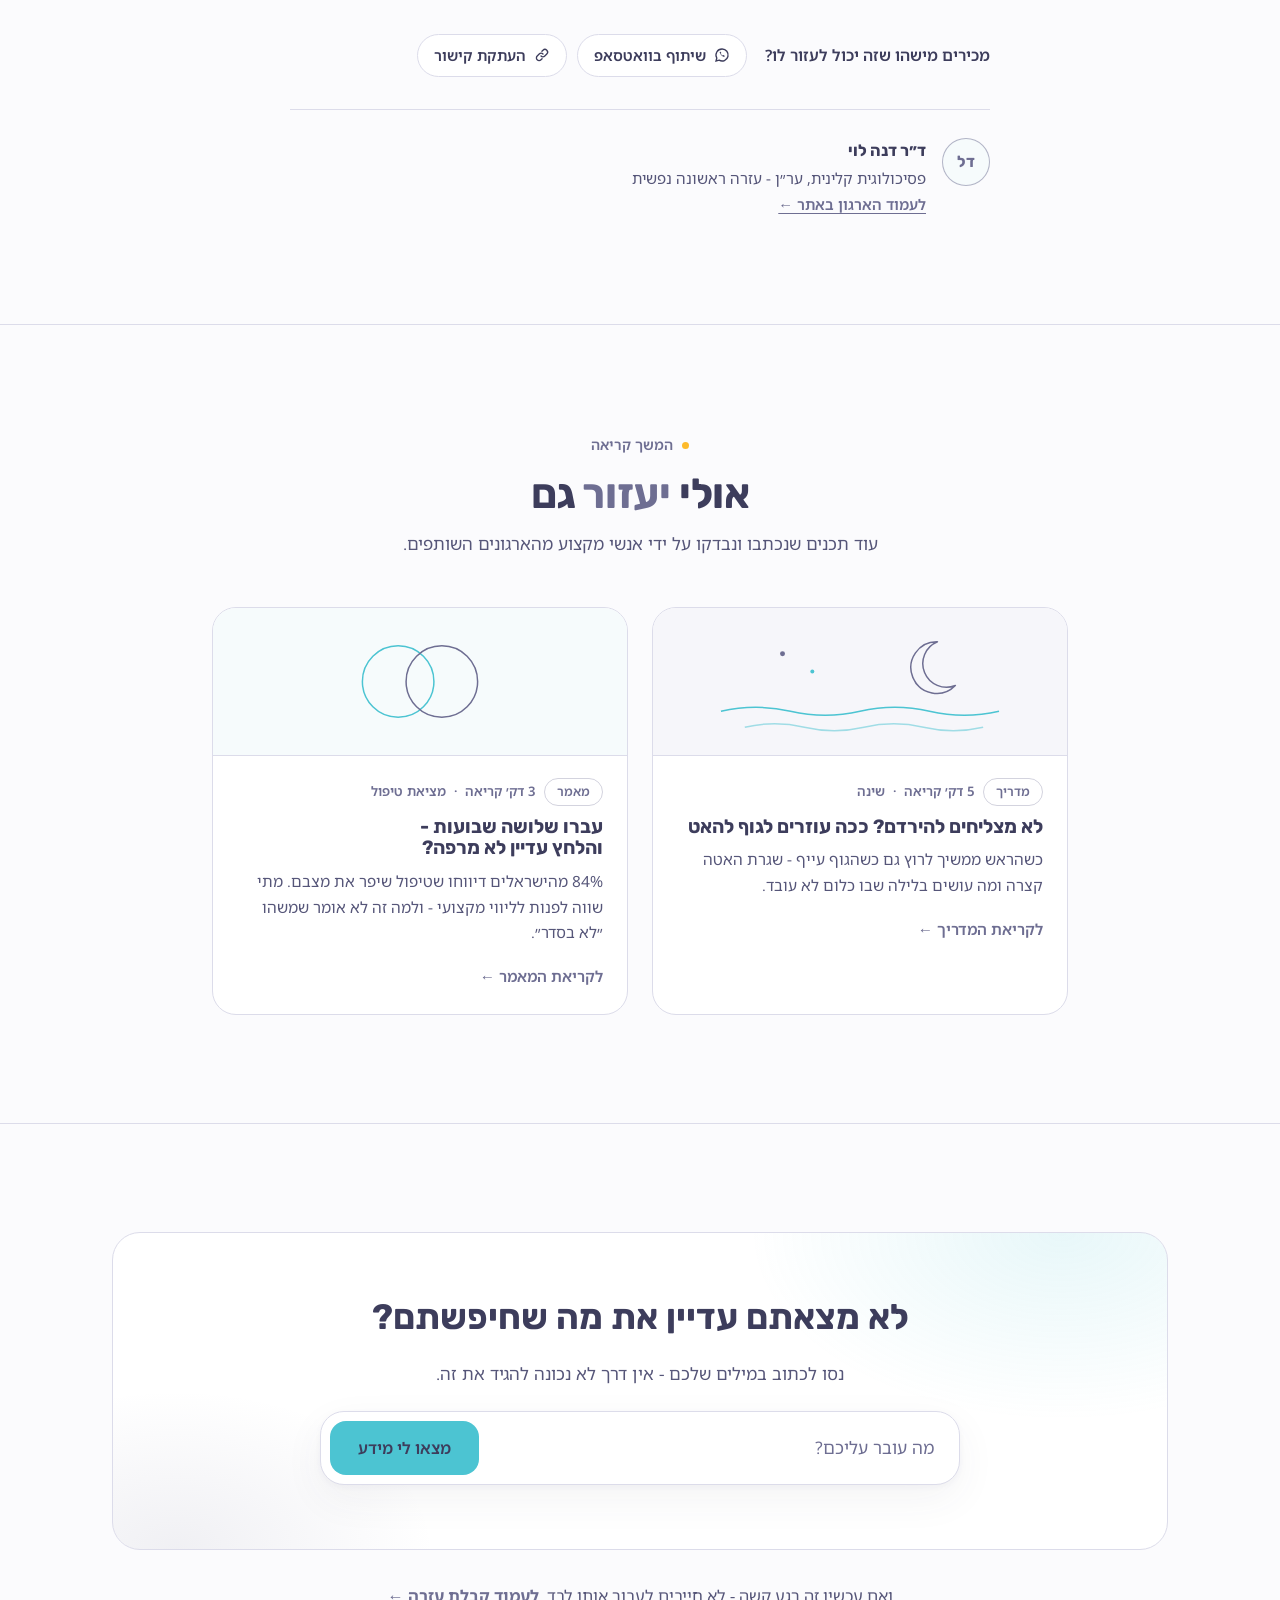
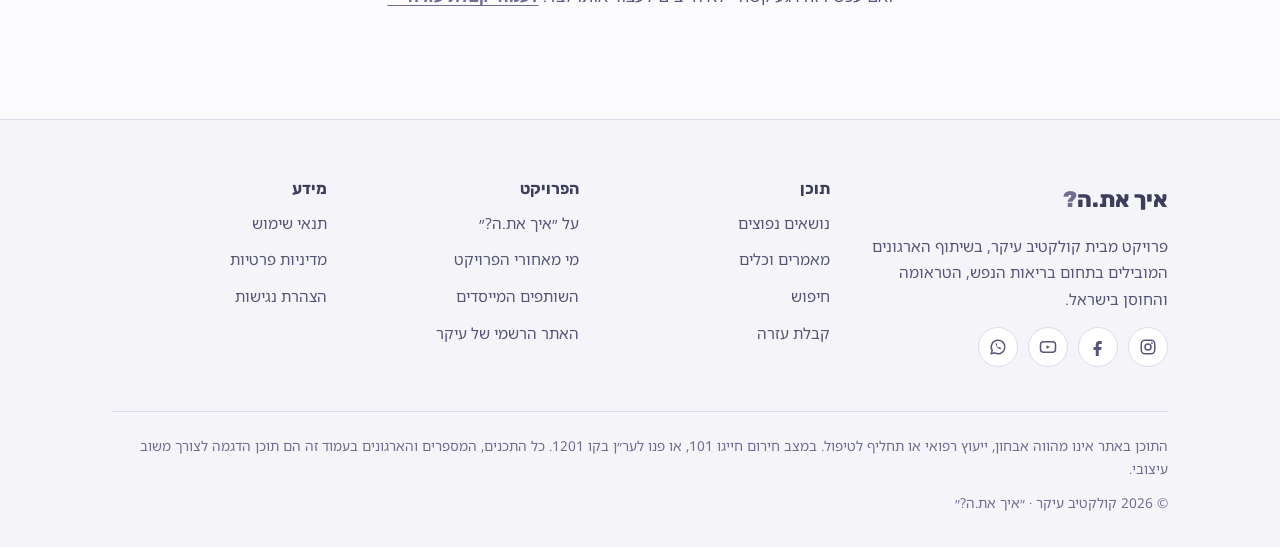
<file: v1/article.html>
<!doctype html>
<html lang="he" dir="rtl">
<head>
<meta charset="utf-8">
<meta name="viewport" content="width=device-width, initial-scale=1">
<meta name="robots" content="noindex">
<title>אז איך מחזירים מעט תחושת שליטה? - איך את.ה?</title>
<meta name="description" content="חמש פעולות קטנות שעוזרות לראש לנוח מהדאגה - מאמר מקצועי מאת ד״ר דנה לוי, ער״ן. פרויקט ״איך את.ה?״ מבית קולקטיב עיקר.">
<link rel="preconnect" href="https://fonts.googleapis.com">
<link rel="preconnect" href="https://fonts.gstatic.com" crossorigin>
<link rel="stylesheet" href="https://fonts.googleapis.com/css2?family=Rubik:wght@700;800&family=Noto+Sans+Hebrew:wght@400;600&display=swap">
<link rel="stylesheet" href="css/b.css">
<link rel="icon" type="image/svg+xml" href="data:image/svg+xml,%3Csvg xmlns=%22http://www.w3.org/2000/svg%22 viewBox=%220 0 32 32%22%3E%3Crect x=%224.5%22 y=%225.5%22 width=%2226%22 height=%2220%22 rx=%227%22 fill=%22%23c6c6d6%22/%3E%3Crect x=%221.5%22 y=%222.5%22 width=%2226%22 height=%2220%22 rx=%227%22 fill=%22%23fff%22 stroke=%22%234cc4d2%22 stroke-width=%222%22/%3E%3Cpath d=%22M13 21.5 C14 25 16 28 19.5 30.5 C17 26.5 16.5 24 16.5 21.5 Z%22 fill=%22%23fff%22 stroke=%22%234cc4d2%22 stroke-width=%221.5%22/%3E%3Ctext x=%2214.5%22 y=%2219%22 font-family=%22Arial,sans-serif%22 font-size=%2216%22 font-weight=%22bold%22 fill=%22%234cc4d2%22 text-anchor=%22middle%22%3E?%3C/text%3E%3C/svg%3E">
<style>
/* ---------- article page (page-specific) ---------- */
.article-hero {
  position: relative; overflow: hidden;
  padding-block: clamp(44px, 6vw, 76px) 0;
}
.article-air {
  position: absolute; inset: 0; pointer-events: none;
  background:
    radial-gradient(42rem 26rem at 85% -12%, rgba(76, 196, 210, 0.13), transparent 66%),
    radial-gradient(34rem 22rem at 4% 110%, rgba(110, 110, 146, 0.08), transparent 64%);
}
.article-hero .container { position: relative; }
.article-col { max-width: 700px; margin-inline: auto; }

.breadcrumb {
  display: flex; flex-wrap: wrap; gap: 6px 10px; align-items: center;
  font-size: 0.88rem; font-weight: 600; color: var(--lilac);
  margin-bottom: clamp(24px, 4vw, 38px);
}
.breadcrumb a { color: inherit; text-decoration: none; }
.breadcrumb a:hover { color: var(--plum); text-decoration: underline; }
.breadcrumb .sep { opacity: 0.55; }
.breadcrumb .here { color: var(--ink-soft); }

.article-tags { display: flex; flex-wrap: wrap; gap: 8px; }
.tag-topic { color: var(--lilac); border-color: rgba(110, 110, 146, 0.4); }
.article-head { display: grid; gap: 16px; }
.article-head h1 {
  font-size: clamp(2.1rem, 5.6vw, 3.35rem);
  font-weight: 800; letter-spacing: -0.015em; line-height: 1.12;
}
.article-head .sub { font-size: clamp(1.05rem, 2vw, 1.22rem); color: var(--ink-soft); }

.author-avatar {
  width: 48px; height: 48px; border-radius: 50%; flex-shrink: 0;
  border: 1.5px solid rgba(110, 110, 146, 0.5);
  background: #f6fbfc; color: var(--plum);
  font-family: var(--f-display); font-weight: 700; font-size: 1rem;
  display: grid; place-items: center;
}
.byline { display: flex; align-items: center; gap: 14px; margin-top: 4px; }
.byline .who { display: grid; gap: 2px; font-size: 0.95rem; line-height: 1.5; }
.byline .who .muted { font-weight: 400; }
.byline .meta-line { color: var(--lilac); font-weight: 600; font-size: 0.88rem; }
.article-head b, .byline b { font-weight: 600; }

.article-art {
  max-width: 880px;
  margin: clamp(32px, 4.5vw, 50px) auto 0;
  border: 1px solid var(--line); border-radius: var(--r);
  overflow: hidden; background: #f6fbfc;
}
.article-art svg { width: 100%; height: clamp(170px, 22vw, 250px); }

.article-body { padding-top: clamp(38px, 5vw, 62px); }
.prose { display: grid; gap: 22px; }
.prose p { color: var(--ink-soft); }
.prose strong, .prose b { color: var(--ink); font-weight: 600; }
.prose .opening {
  font-size: clamp(1.14rem, 2vw, 1.27rem); line-height: 1.75; color: var(--ink);
}
.prose h2 { font-size: clamp(1.5rem, 3vw, 1.9rem); letter-spacing: -0.01em; margin-top: 12px; }

.stat-callout {
  background: linear-gradient(160deg, rgba(76, 196, 210, 0.1), rgba(76, 196, 210, 0.03) 70%);
  border: 1px solid rgba(110, 110, 146, 0.22);
  border-radius: var(--r);
  padding: 24px 28px; display: grid; gap: 4px;
}
.stat-num {
  font-family: var(--f-display); font-weight: 800; color: var(--plum);
  font-size: clamp(1.7rem, 3.4vw, 2.1rem); line-height: 1.2;
}

.steps { list-style: none; padding: 0; margin: 4px 0 0; counter-reset: step; display: grid; gap: 20px; }
.steps li { counter-increment: step; position: relative; padding-inline-start: 58px; min-height: 40px; }
.steps li::before {
  content: counter(step);
  position: absolute; inset-inline-start: 0; top: 2px;
  width: 40px; height: 40px; border-radius: 50%;
  border: 1.5px solid rgba(110, 110, 146, 0.55);
  background: var(--card); color: var(--plum);
  font-family: var(--f-display); font-weight: 700; font-size: 1.05rem;
  display: grid; place-items: center;
}

.share-block {
  display: flex; flex-wrap: wrap; align-items: center; gap: 12px 18px;
  margin-top: 6px;
}
.share-label { font-weight: 600; color: var(--ink); font-size: 0.98rem; }
.share-btns { display: flex; flex-wrap: wrap; gap: 10px; }
.share-btns .chip { font-size: 0.92rem; padding: 8px 16px; }
.share-btns .chip svg { flex-shrink: 0; }

.author-sig {
  display: flex; gap: 16px; align-items: flex-start;
  border-top: 1px solid var(--line);
  padding-top: 28px; margin-top: 10px;
}
.author-sig .who { display: grid; gap: 3px; font-size: 0.95rem; line-height: 1.55; }
.author-sig .who b { font-family: var(--f-display); font-weight: 700; font-size: 1.02rem; color: var(--ink); }
.author-sig .who span { color: var(--ink-soft); }
.author-sig .who a { font-weight: 600; font-size: 0.92rem; }

.related-grid { max-width: 920px; }
.article-help { font-size: 1.02rem; color: var(--ink-soft); max-width: 42em; margin-inline: auto; }

@media (max-width: 560px) {
  .steps li { padding-inline-start: 50px; }
  .steps li::before { width: 36px; height: 36px; font-size: 1rem; }
}
</style>
</head>
<body>
<!-- SHELL:HEADER START -->
<a class="skip-link" href="#main">דילוג לתוכן</a>
<header class="topbar">
  <div class="container">
    <a class="brand" href="index.html"><span class="brand-bubble"><span class="brand-name">איך את.ה<span class="brand-q">?</span></span><svg class="tail" viewBox="0 0 22 18" aria-hidden="true"><path d="M5 0 H15 V2.6 C14.8 8 15.4 12 16.5 16.5 C11.5 12.5 8 8 5 2.6 Z" fill="#fff"/><path d="M5 2.4 C8 8 11.5 12.5 16.5 16.5 C15.4 12 14.8 8 15 2.4" fill="none" stroke="currentColor" stroke-width="2" stroke-linecap="round" stroke-linejoin="round"/></svg></span> <small>מבית קולקטיב עיקר</small></a>
    <nav class="topnav" aria-label="ניווט ראשי">
      <a href="index.html#topics">נושאים</a>
      <a href="index.html#featured">מאמרים וכלים</a>
      <a href="partners.html">הארגונים השותפים</a>
      <a href="about.html">על הפרויקט</a>
    </nav>
    <div class="topbar-side">
      <div class="lang-switch" role="group" aria-label="בחירת שפה (עברית, ערבית, אנגלית)" title="האתר יתמוך בעברית, ערבית ואנגלית; המעבר בין השפות ייבנה בשלב הפיתוח">
        <span aria-current="true">עב</span><span lang="ar">ع</span><span lang="en">EN</span>
      </div>
      <a class="btn btn-teal" href="help.html">קבלת עזרה</a>
      <button class="menu-toggle" data-menu-toggle aria-controls="mobileNav" aria-expanded="false" aria-label="פתיחת תפריט">
        <svg width="20" height="20" viewBox="0 0 20 20" aria-hidden="true"><path d="M2 5h16M2 10h16M2 15h16" stroke="currentColor" stroke-width="2" stroke-linecap="round"/></svg>
      </button>
    </div>
  </div>
  <nav class="mobile-nav" id="mobileNav" aria-label="ניווט ראשי - מובייל">
    <a href="index.html#topics">נושאים</a>
    <a href="index.html#featured">מאמרים וכלים</a>
    <a href="partners.html">הארגונים השותפים</a>
    <a href="about.html">על הפרויקט</a>
    <a href="help.html">קבלת עזרה</a>
  </nav>
</header>
<!-- SHELL:HEADER END -->

<main id="main" data-page="article">

  <article>
    <!-- ראש המאמר -->
    <header class="article-hero">
      <div class="article-air" aria-hidden="true"></div>
      <div class="container">
        <div class="article-col">
          <nav class="breadcrumb" aria-label="פירורי לחם">
            <a href="index.html">ראשי</a>
            <span class="sep" aria-hidden="true">‹</span>
            <a href="search.html?q=חרדה ולחץ">חרדה ולחץ</a>
            <span class="sep" aria-hidden="true">‹</span>
            <span class="here" aria-current="page">אז איך מחזירים מעט תחושת שליטה?</span>
          </nav>
          <div class="article-head">
            <div class="article-tags">
              <span class="tag">מאמר</span>
              <span class="tag tag-topic">חרדה ולחץ</span>
            </div>
            <h1>אז איך מחזירים מעט <span class="u-amber">תחושת שליטה</span>?</h1>
            <p class="sub">חמש פעולות קטנות שעוזרות לראש לנוח מהדאגה</p>
            <div class="byline">
              <span class="author-avatar" aria-hidden="true">דל</span>
              <div class="who">
                <span><b>מאת ד״ר דנה לוי</b> <span class="muted">· פסיכולוגית קלינית, ער״ן</span></span>
                <span class="meta-line">4 דק׳ קריאה · פורסם ב־25.8.2026</span>
              </div>
            </div>
          </div>
        </div>
        <figure class="article-art" aria-hidden="true">
          <svg viewBox="0 0 1200 260" preserveAspectRatio="xMidYMid slice" role="presentation" fill="none">
            <circle cx="712" cy="120" r="106" stroke="#4cc4d2" stroke-width="1.5" vector-effect="non-scaling-stroke"/>
            <circle cx="712" cy="120" r="72" stroke="#6e6e92" stroke-width="1.5" opacity=".6" vector-effect="non-scaling-stroke"/>
            <circle cx="712" cy="120" r="40" stroke="#6e6e92" stroke-width="1.5" vector-effect="non-scaling-stroke"/>
            <circle cx="712" cy="120" r="4" fill="#6e6e92"/>
            <circle cx="238" cy="90" r="26" stroke="#6e6e92" stroke-width="1.5" opacity=".5" vector-effect="non-scaling-stroke"/>
            <circle cx="1010" cy="72" r="17" stroke="#4cc4d2" stroke-width="1.5" opacity=".7" vector-effect="non-scaling-stroke"/>
            <path d="M20 196 Q85 184 150 196 T280 196 T410 196 T540 196 T670 196 T800 196 T930 196 T1060 196 T1190 196" stroke="#4cc4d2" stroke-width="1.5" vector-effect="non-scaling-stroke"/>
            <path d="M60 218 Q120 208 180 218 T300 218 T420 218 T540 218 T660 218 T780 218 T900 218 T1020 218 T1140 218" stroke="#6e6e92" stroke-width="1.5" opacity=".45" vector-effect="non-scaling-stroke"/>
            <circle cx="420" cy="56" r="3" fill="#6e6e92"/>
            <circle cx="472" cy="40" r="2.5" fill="#4cc4d2"/>
          </svg>
        </figure>
      </div>
    </header>

    <!-- גוף המאמר -->
    <div class="section article-body">
      <div class="container">
        <div class="prose article-col">
          <p class="opening">כשכל מחשבה מתחילה ב״ומה אם…״, הראש מנסה לייצר ודאות במקום שבו כרגע אין כזו. אבל ככל שמנסים לחשוב על כל תרחיש אפשרי, הדאגה לא תמיד נרגעת - לפעמים היא רק תופסת יותר מקום.</p>

          <div class="stat-callout">
            <span class="stat-num">1 מתוך 4</span>
            <p>ישראלים מרגישים מתוחים, מודאגים וחרדים. <strong>אתם לא לבד.</strong></p>
          </div>

          <h2>אז איך מחזירים מעט תחושת שליטה?</h2>

          <ol class="steps">
            <li><b>הפרידו בין מה שבשליטתכם לבין מה שלא</b> - ובחרו פעולה קטנה אחת שאפשר לעשות היום.</li>
            <li><b>קבעו גבולות לעדכונים</b> - בדיקה בשעות מסוימות במקום גלילה בלתי פוסקת.</li>
            <li><b>תנו לדאגה שם</b> - אמרו לעצמכם: ״אני שם לב שאני מודאג עכשיו״. עצם הזיהוי יוצר מעט מרחק מהמחשבה.</li>
            <li><b>החזירו את תשומת הלב למה שנמצא מולכם:</b> כוס מים, מקלחת, ארוחה או הליכה קצרה.</li>
            <li><b>שתפו אדם קרוב במה שעובר עליכם</b> - לא כדי שיפתור, אלא כדי שלא תישאו את הכול לבד.</li>
          </ol>

          <p>אי אפשר לשלוט בכל מה שיקרה. אפשר לבחור איך לשמור על עצמנו בתוך חוסר הוודאות - <strong>צעד קטן בכל פעם.</strong></p>

          <div class="share-block">
            <span class="share-label">מכירים מישהו שזה יכול לעזור לו?</span>
            <div class="share-btns">
              <a class="chip" href="#">
                <svg width="16" height="16" viewBox="0 0 24 24" fill="none" aria-hidden="true"><path d="M12 3a9 9 0 0 0-7.8 13.5L3 21l4.7-1.2A9 9 0 1 0 12 3Z" stroke="currentColor" stroke-width="2"/><path d="M9 8.5c.5 3 3.5 6 6.5 6.5l.5-2-2-1-1 .8c-1-.5-2.3-1.8-2.8-2.8l.8-1-1-2-2 .5Z" fill="currentColor"/></svg>
                שיתוף בוואטסאפ
              </a>
              <a class="chip" href="#">
                <svg width="16" height="16" viewBox="0 0 24 24" fill="none" aria-hidden="true"><path d="M10.5 13.5a4 4 0 0 0 5.7 0l3-3a4 4 0 0 0-5.7-5.7l-1.6 1.6" stroke="currentColor" stroke-width="2" stroke-linecap="round"/><path d="M13.5 10.5a4 4 0 0 0-5.7 0l-3 3a4 4 0 0 0 5.7 5.7l1.6-1.6" stroke="currentColor" stroke-width="2" stroke-linecap="round"/></svg>
                העתקת קישור
              </a>
            </div>
          </div>

          <div class="author-sig">
            <span class="author-avatar" aria-hidden="true">דל</span>
            <div class="who">
              <b>ד״ר דנה לוי</b>
              <span>פסיכולוגית קלינית, ער״ן - עזרה ראשונה נפשית</span>
              <a href="partner.html">לעמוד הארגון באתר ←</a>
            </div>
          </div>
        </div>
      </div>
    </div>
  </article>

  <!-- אולי יעזור גם -->
  <section class="section section-line" id="related" aria-labelledby="related-h">
    <div class="container related-grid">
      <div class="section-head center">
        <span class="eyebrow">המשך קריאה</span>
        <h2 id="related-h">אולי <em class="accent">יעזור</em> גם</h2>
        <p>עוד תכנים שנכתבו ונבדקו על ידי אנשי מקצוע מהארגונים השותפים.</p>
      </div>
      <div class="card-grid-2">
        <a class="card" href="search.html?q=שינה">
          <div class="card-art art-b" aria-hidden="true">
            <svg viewBox="0 0 400 148" fill="none">
              <path d="M278 34 a26 26 0 1 0 18 44 a22 22 0 0 1 -18 -44 Z" stroke="#6e6e92" stroke-width="1.5" stroke-linejoin="round" vector-effect="non-scaling-stroke"/>
              <path d="M60 104 Q95 96 130 104 T200 104 T270 104 T340 104" stroke="#4cc4d2" stroke-width="1.5" vector-effect="non-scaling-stroke"/>
              <path d="M84 120 Q114 113 144 120 T204 120 T264 120 T324 120" stroke="#4cc4d2" stroke-width="1.5" opacity=".5" vector-effect="non-scaling-stroke"/>
              <circle cx="122" cy="46" r="2.5" fill="#6e6e92"/>
              <circle cx="152" cy="64" r="2" fill="#4cc4d2"/>
            </svg>
          </div>
          <div class="card-body">
            <div class="card-meta"><span class="tag">מדריך</span><span>5 דק׳ קריאה</span><span>·</span><span>שינה</span></div>
            <h3>לא מצליחים להירדם? ככה עוזרים לגוף להאט</h3>
            <p class="excerpt">כשהראש ממשיך לרוץ גם כשהגוף עייף - שגרת האטה קצרה ומה עושים בלילה שבו כלום לא עובד.</p>
            <span class="card-cta">לקריאת המדריך ←</span>
          </div>
        </a>
        <a class="card" href="search.html?q=מתי לפנות לטיפול">
          <div class="card-art art-a" aria-hidden="true">
            <svg viewBox="0 0 400 148" fill="none">
              <circle cx="178" cy="74" r="36" stroke="#4cc4d2" stroke-width="1.5" vector-effect="non-scaling-stroke"/>
              <circle cx="222" cy="74" r="36" stroke="#6e6e92" stroke-width="1.5" vector-effect="non-scaling-stroke"/>
            </svg>
          </div>
          <div class="card-body">
            <div class="card-meta"><span class="tag">מאמר</span><span>3 דק׳ קריאה</span><span>·</span><span>מציאת טיפול</span></div>
            <h3>עברו שלושה שבועות - והלחץ עדיין לא מרפה?</h3>
            <p class="excerpt">84% מהישראלים דיווחו שטיפול שיפר את מצבם. מתי שווה לפנות לליווי מקצועי - ולמה זה לא אומר שמשהו ״לא בסדר״.</p>
            <span class="card-cta">לקריאת המאמר ←</span>
          </div>
        </a>
      </div>
    </div>
  </section>

  <!-- חיפוש חוזר -->
  <section class="section section-line" id="search-again">
    <div class="container">
      <div class="again-panel">
        <h2>לא מצאתם עדיין את מה שחיפשתם?</h2>
        <p>נסו לכתוב במילים שלכם - אין דרך לא נכונה להגיד את זה.</p>
        <form class="search-form" action="search.html" method="get" role="search">
          <div class="search-box">
            <input type="text" name="q" aria-label="מה עובר עליכם? כתבו בשפה חופשית" placeholder="מה עובר עליכם?">
            <button class="btn btn-teal" type="submit">מצאו לי מידע</button>
          </div>
        </form>
      </div>
      <p class="center mt-lg article-help">ואם עכשיו זה רגע קשה - לא חייבים לעבור אותו לבד. <a href="help.html"><strong>לעמוד קבלת עזרה ←</strong></a></p>
    </div>
  </section>

</main>

<!-- SHELL:FOOTER START -->
<footer class="footer">
  <div class="container">
    <div class="footer-grid">
      <div class="footer-about">
        <a class="brand" href="index.html"><span class="brand-name">איך את.ה<span class="brand-q">?</span></span></a>
        <p>פרויקט מבית קולקטיב עיקר, בשיתוף הארגונים המובילים בתחום בריאות הנפש, הטראומה והחוסן בישראל.</p>
        <div class="social-row" aria-label="רשתות חברתיות">
          <a href="#" aria-label="אינסטגרם"><svg width="18" height="18" viewBox="0 0 24 24" fill="none" aria-hidden="true"><rect x="3" y="3" width="18" height="18" rx="5" stroke="currentColor" stroke-width="2"/><circle cx="12" cy="12" r="4" stroke="currentColor" stroke-width="2"/><circle cx="17.2" cy="6.8" r="1.3" fill="currentColor"/></svg></a>
          <a href="#" aria-label="פייסבוק"><svg width="18" height="18" viewBox="0 0 24 24" fill="none" aria-hidden="true"><path d="M14 8h3V4h-3a5 5 0 0 0-5 5v3H6v4h3v8h4v-8h3l1-4h-4V9a1 1 0 0 1 1-1Z" fill="currentColor"/></svg></a>
          <a href="#" aria-label="יוטיוב"><svg width="18" height="18" viewBox="0 0 24 24" fill="none" aria-hidden="true"><rect x="2" y="5" width="20" height="14" rx="4" stroke="currentColor" stroke-width="2"/><path d="M10 9.5v5l4.5-2.5L10 9.5Z" fill="currentColor"/></svg></a>
          <a href="#" aria-label="וואטסאפ"><svg width="18" height="18" viewBox="0 0 24 24" fill="none" aria-hidden="true"><path d="M12 3a9 9 0 0 0-7.8 13.5L3 21l4.7-1.2A9 9 0 1 0 12 3Z" stroke="currentColor" stroke-width="2"/><path d="M9 8.5c.5 3 3.5 6 6.5 6.5l.5-2-2-1-1 .8c-1-.5-2.3-1.8-2.8-2.8l.8-1-1-2-2 .5Z" fill="currentColor"/></svg></a>
        </div>
      </div>
      <nav aria-label="ניווט - תוכן">
        <h3>תוכן</h3>
        <ul>
          <li><a href="index.html#topics">נושאים נפוצים</a></li>
          <li><a href="index.html#featured">מאמרים וכלים</a></li>
          <li><a href="search.html">חיפוש</a></li>
          <li><a href="help.html">קבלת עזרה</a></li>
        </ul>
      </nav>
      <nav aria-label="ניווט - הפרויקט">
        <h3>הפרויקט</h3>
        <ul>
          <li><a href="about.html">על ״איך את.ה?״</a></li>
          <li><a href="about.html#eiker">מי מאחורי הפרויקט</a></li>
          <li><a href="partners.html">השותפים המייסדים</a></li>
          <li><a href="https://www.icarcollective.org/he/" rel="external">האתר הרשמי של עיקר</a></li>
        </ul>
      </nav>
      <nav aria-label="ניווט - מידע">
        <h3>מידע</h3>
        <ul>
          <li><a href="#">תנאי שימוש</a></li>
          <li><a href="#">מדיניות פרטיות</a></li>
          <li><a href="#">הצהרת נגישות</a></li>
        </ul>
      </nav>
    </div>
    <div class="footer-note">
      <span>התוכן באתר אינו מהווה אבחון, ייעוץ רפואי או תחליף לטיפול. במצב חירום חייגו 101, או פנו לער״ן בקו 1201. כל התכנים, המספרים והארגונים בעמוד זה הם תוכן הדגמה לצורך משוב עיצובי.</span>
      <span>© 2026 קולקטיב עיקר · ״איך את.ה?״</span>
    </div>
  </div>
</footer>
<script src="js/b.js"></script>
<!-- SHELL:FOOTER END -->
</body>
</html>
</file>
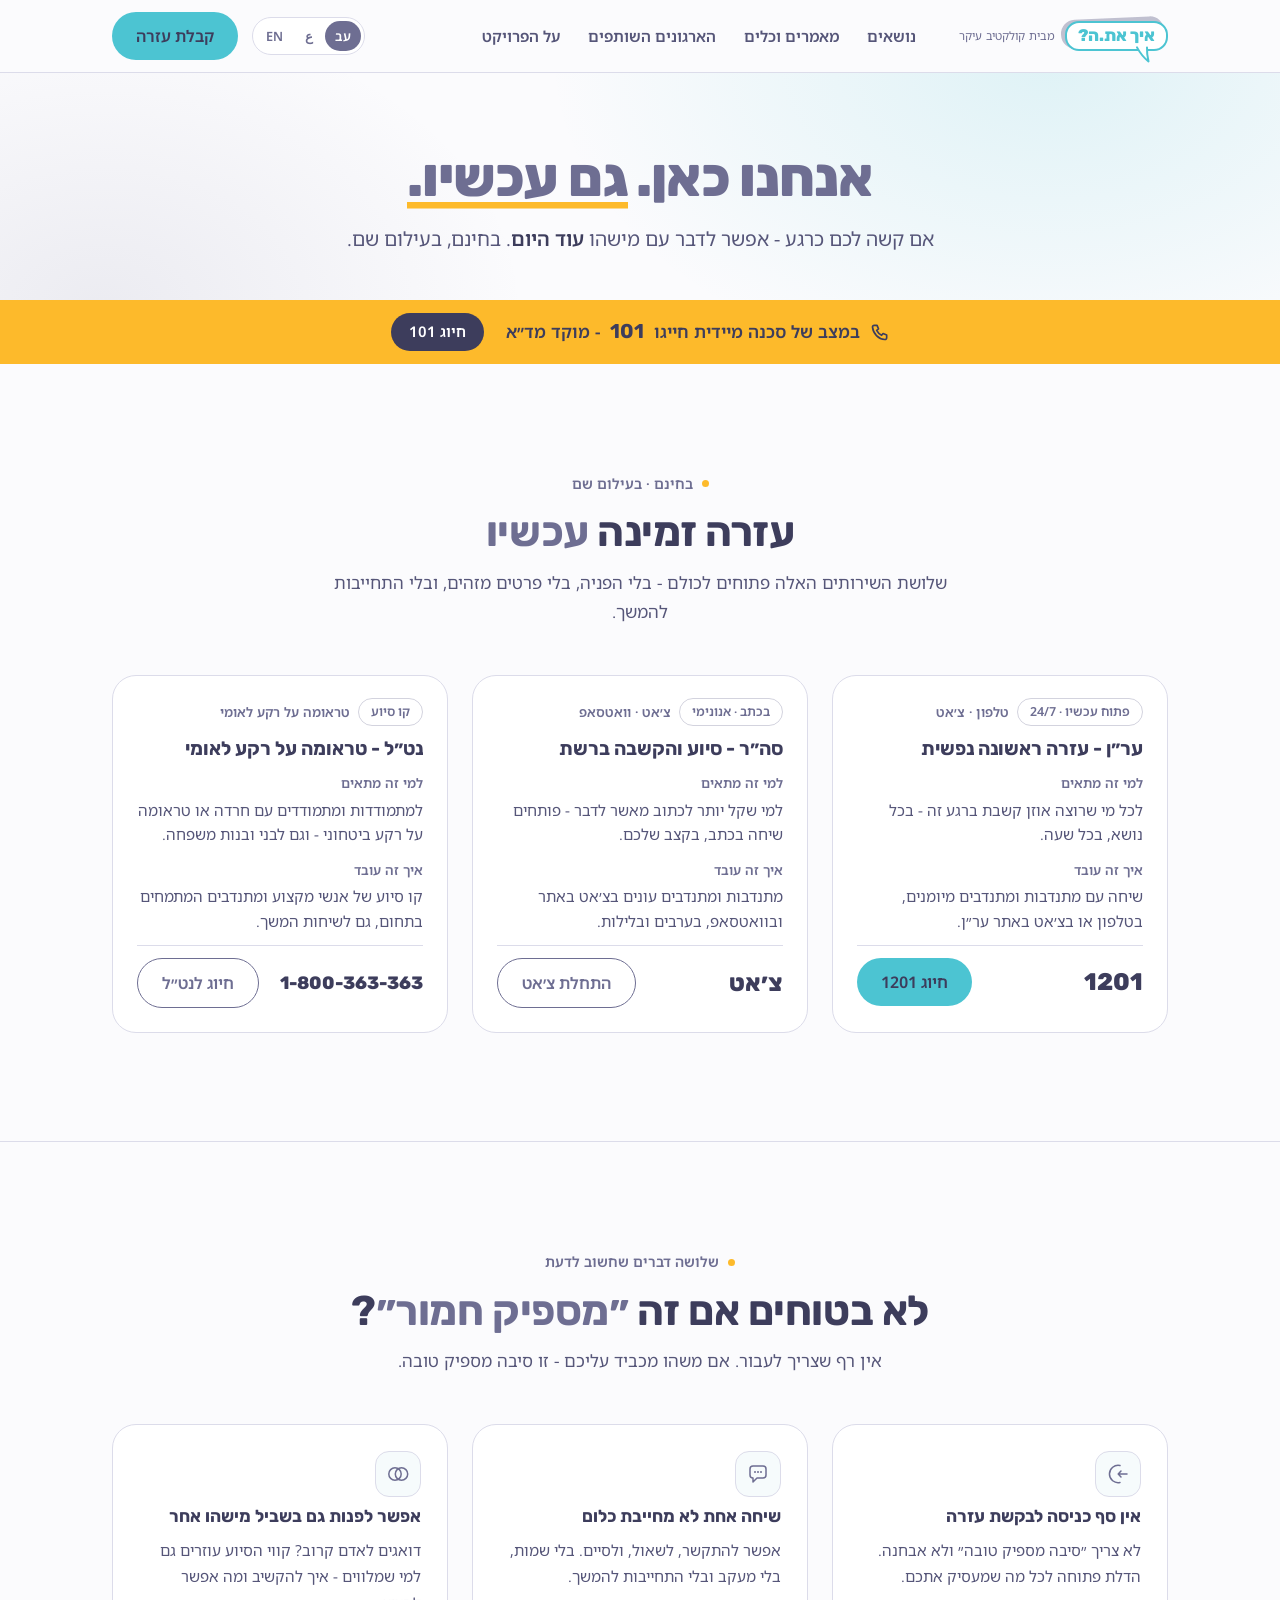
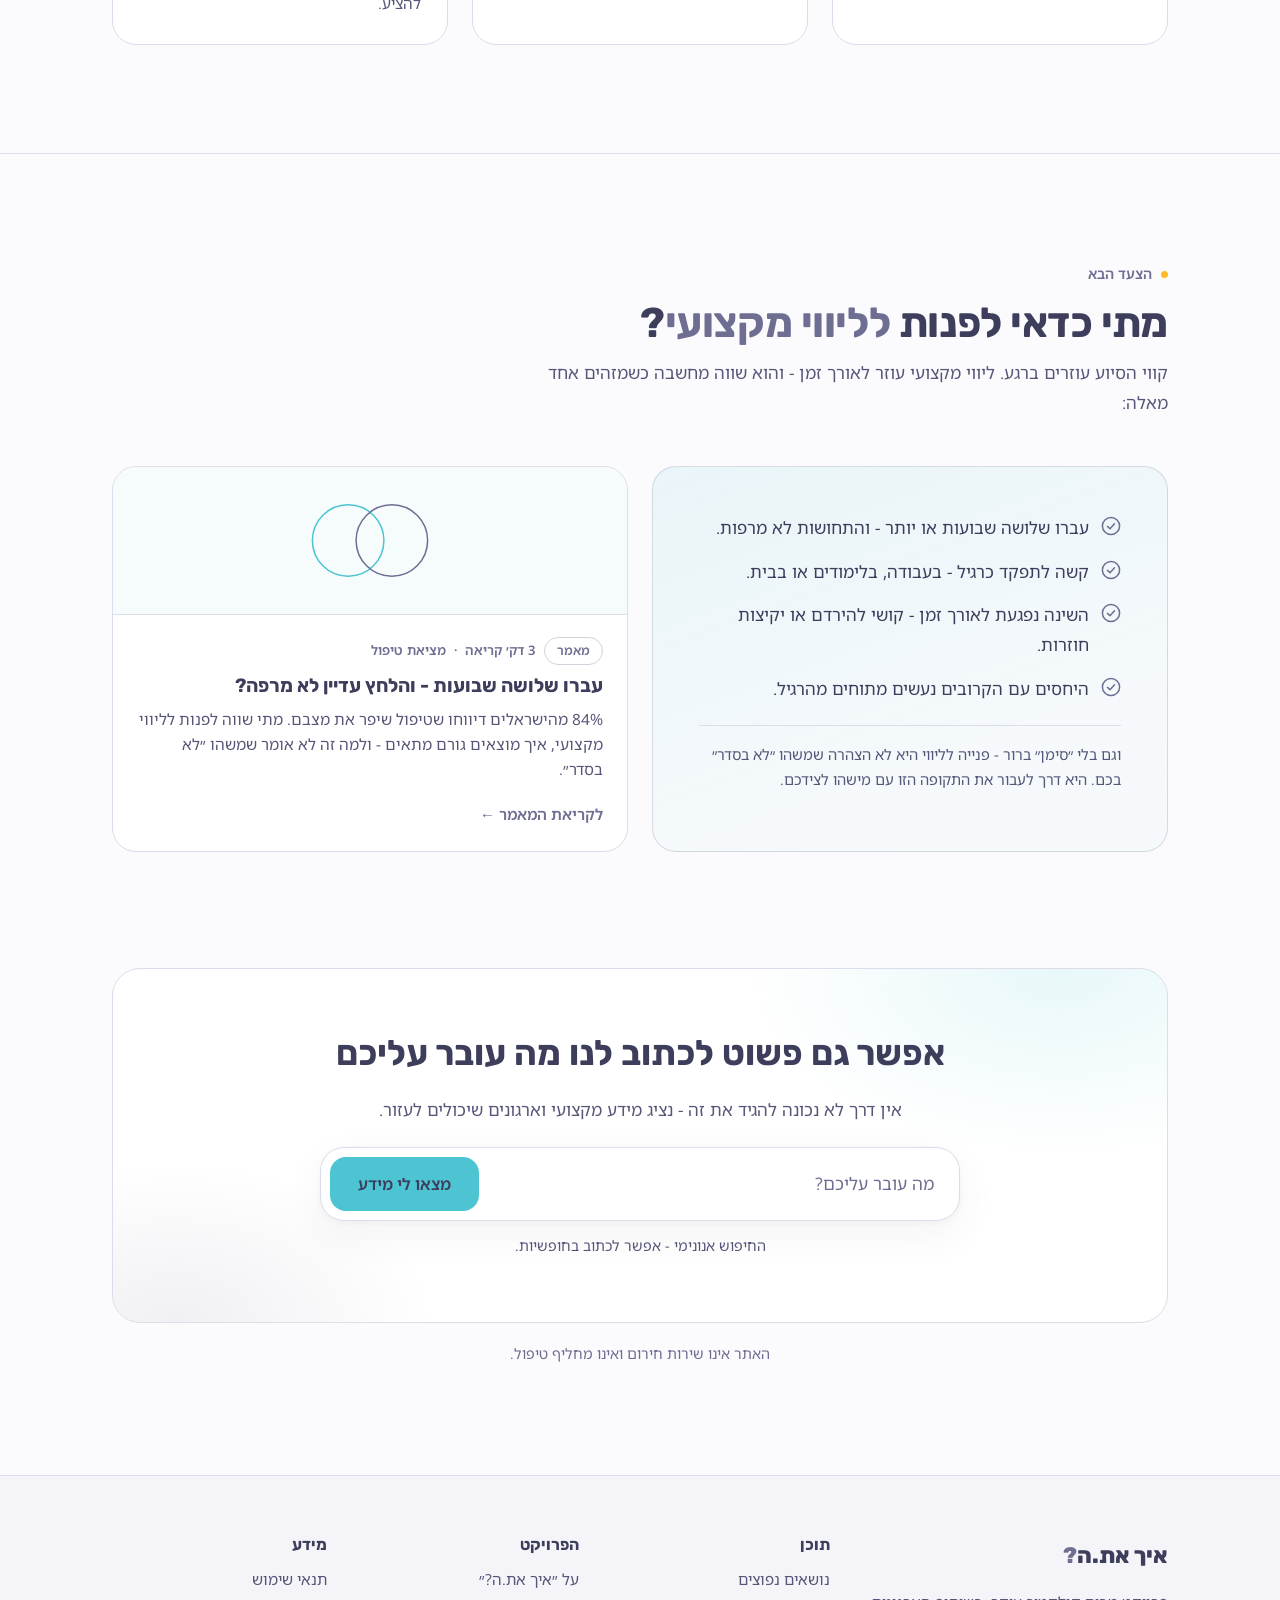
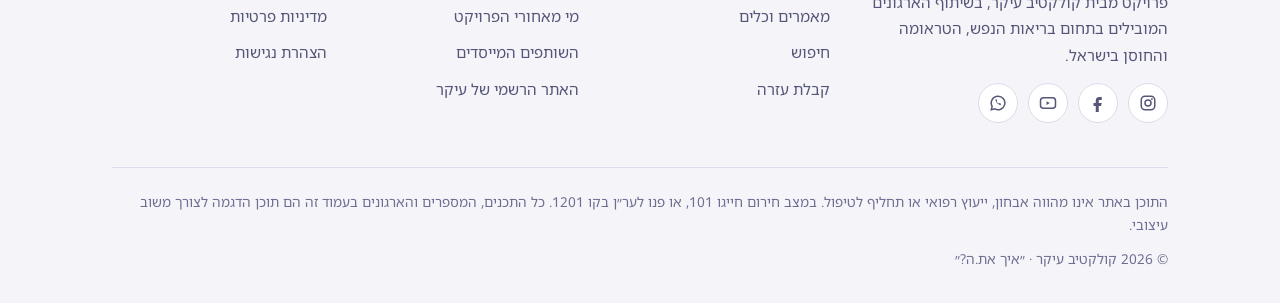
<file: v1/help.html>
<!doctype html>
<html lang="he" dir="rtl">
<head>
<meta charset="utf-8">
<meta name="viewport" content="width=device-width, initial-scale=1">
<meta name="robots" content="noindex">
<title>קבלת עזרה - איך את.ה?</title>
<meta name="description" content="קווי סיוע, צ׳אט ותמיכה מקצועית - בחינם, בעילום שם, עוד היום. איך את.ה? מבית קולקטיב עיקר.">
<link rel="preconnect" href="https://fonts.googleapis.com">
<link rel="preconnect" href="https://fonts.gstatic.com" crossorigin>
<link rel="stylesheet" href="https://fonts.googleapis.com/css2?family=Rubik:wght@700;800&family=Noto+Sans+Hebrew:wght@400;600&display=swap">
<link rel="stylesheet" href="css/b.css">
<link rel="icon" type="image/svg+xml" href="data:image/svg+xml,%3Csvg xmlns=%22http://www.w3.org/2000/svg%22 viewBox=%220 0 32 32%22%3E%3Crect x=%224.5%22 y=%225.5%22 width=%2226%22 height=%2220%22 rx=%227%22 fill=%22%23c6c6d6%22/%3E%3Crect x=%221.5%22 y=%222.5%22 width=%2226%22 height=%2220%22 rx=%227%22 fill=%22%23fff%22 stroke=%22%234cc4d2%22 stroke-width=%222%22/%3E%3Cpath d=%22M13 21.5 C14 25 16 28 19.5 30.5 C17 26.5 16.5 24 16.5 21.5 Z%22 fill=%22%23fff%22 stroke=%22%234cc4d2%22 stroke-width=%221.5%22/%3E%3Ctext x=%2214.5%22 y=%2219%22 font-family=%22Arial,sans-serif%22 font-size=%2216%22 font-weight=%22bold%22 fill=%22%234cc4d2%22 text-anchor=%22middle%22%3E?%3C/text%3E%3C/svg%3E">
<style>
  /* help page - B language */
  .help-hero { padding-block: clamp(48px, 7vw, 76px) clamp(30px, 4vw, 44px); position: relative; overflow: hidden; }
  .help-hero .container { display: grid; gap: 14px; max-width: 760px; text-align: center; position: relative; }
  .help-hero h1 { font-size: clamp(2.2rem, 5.4vw, 3.4rem); }
  .help-hero .lede { color: var(--ink-soft); font-size: clamp(1.05rem, 2vw, 1.22rem); }
  .help-hero .lede b { color: var(--ink); font-weight: 600; }

  .emergency { background: var(--amber); color: var(--ink); }
  .emergency .container { display: flex; align-items: center; justify-content: center; gap: 12px 22px; flex-wrap: wrap; padding-block: 13px; font-weight: 600; }
  .emergency p { display: inline-flex; align-items: center; gap: 10px; margin: 0; }
  .emergency .e-num { font-family: var(--f-display); font-size: 1.25rem; }
  .emergency .e-call {
    background: var(--ink); color: #fff; text-decoration: none; font-weight: 600;
    border-radius: 999px; padding: 6px 18px; font-size: 0.92rem; white-space: nowrap;
  }
  .emergency .e-call:focus-visible { outline-color: var(--ink); }

  .help-now { border: 1px solid var(--line); }
  .help-now .card-body { gap: 12px; }
  .kv { display: grid; gap: 3px; }
  .kv .k { color: var(--plum); font-size: 0.82rem; font-weight: 600; }
  .kv p { color: var(--ink-soft); font-size: 0.95rem; line-height: 1.6; }
  .help-line { display: flex; align-items: center; justify-content: space-between; gap: 14px; flex-wrap: wrap; margin-top: auto; padding-top: 12px; border-top: 1px solid var(--line); }
  .help-line .num { font-family: var(--f-display); font-weight: 800; font-size: 1.5rem; color: var(--ink); direction: ltr; }
  .help-line .num-he { direction: rtl; }
  .help-line .num-long { font-size: 1.12rem; }
  .btn-line { background: transparent; color: var(--plum); border: 1.5px solid var(--plum); }
  .btn-line:hover { background: rgba(76, 196, 210, 0.1); }

  .reassure-grid { display: grid; grid-template-columns: repeat(3, 1fr); gap: 24px; }
  .reassure {
    background: var(--card); border: 1px solid var(--line); border-radius: var(--r);
    padding: 26px 26px 28px; display: grid; gap: 10px; align-content: start;
  }
  .reassure-icon {
    width: 46px; height: 46px; border-radius: 14px; display: grid; place-items: center;
    border: 1px solid var(--line); background: #f6fbfc;
  }
  .reassure h3 { font-size: 1.08rem; }
  .reassure p { color: var(--ink-soft); font-size: 0.95rem; }

  .signs { list-style: none; margin: 0; padding: 0; display: grid; gap: 14px; }
  .signs li { display: flex; gap: 12px; align-items: flex-start; }
  .signs svg { flex-shrink: 0; margin-top: 3px; }
  .signs-note { color: var(--lilac); font-size: 0.92rem; border-top: 1px solid var(--line); padding-top: 16px; margin-top: 6px; }
  .after-note { margin-top: 18px; text-align: center; }

  @media (max-width: 900px) { .reassure-grid { grid-template-columns: 1fr; } }
</style>
</head>
<body>
<!-- SHELL:HEADER START -->
<a class="skip-link" href="#main">דילוג לתוכן</a>
<header class="topbar">
  <div class="container">
    <a class="brand" href="index.html"><span class="brand-bubble"><span class="brand-name">איך את.ה<span class="brand-q">?</span></span><svg class="tail" viewBox="0 0 22 18" aria-hidden="true"><path d="M5 0 H15 V2.6 C14.8 8 15.4 12 16.5 16.5 C11.5 12.5 8 8 5 2.6 Z" fill="#fff"/><path d="M5 2.4 C8 8 11.5 12.5 16.5 16.5 C15.4 12 14.8 8 15 2.4" fill="none" stroke="currentColor" stroke-width="2" stroke-linecap="round" stroke-linejoin="round"/></svg></span> <small>מבית קולקטיב עיקר</small></a>
    <nav class="topnav" aria-label="ניווט ראשי">
      <a href="index.html#topics">נושאים</a>
      <a href="index.html#featured">מאמרים וכלים</a>
      <a href="partners.html">הארגונים השותפים</a>
      <a href="about.html">על הפרויקט</a>
    </nav>
    <div class="topbar-side">
      <div class="lang-switch" role="group" aria-label="בחירת שפה (עברית, ערבית, אנגלית)" title="האתר יתמוך בעברית, ערבית ואנגלית; המעבר בין השפות ייבנה בשלב הפיתוח">
        <span aria-current="true">עב</span><span lang="ar">ع</span><span lang="en">EN</span>
      </div>
      <a class="btn btn-teal" href="help.html" aria-current="page">קבלת עזרה</a>
      <button class="menu-toggle" data-menu-toggle aria-controls="mobileNav" aria-expanded="false" aria-label="פתיחת תפריט">
        <svg width="20" height="20" viewBox="0 0 20 20" aria-hidden="true"><path d="M2 5h16M2 10h16M2 15h16" stroke="currentColor" stroke-width="2" stroke-linecap="round"/></svg>
      </button>
    </div>
  </div>
  <nav class="mobile-nav" id="mobileNav" aria-label="ניווט ראשי - מובייל">
    <a href="index.html#topics">נושאים</a>
    <a href="index.html#featured">מאמרים וכלים</a>
    <a href="partners.html">הארגונים השותפים</a>
    <a href="about.html">על הפרויקט</a>
    <a href="help.html" aria-current="page">קבלת עזרה</a>
  </nav>
</header>
<!-- SHELL:HEADER END -->

<main id="main" data-page="help">

  <section class="hero help-hero">
    <div class="hero-air" aria-hidden="true"></div>
    <div class="container">
      <h1>אנחנו כאן. <span class="u-amber">גם עכשיו.</span></h1>
      <p class="lede">אם קשה לכם כרגע - אפשר לדבר עם&nbsp;מישהו <b>עוד היום</b>. בחינם, בעילום שם.</p>
    </div>
  </section>

  <section class="emergency" aria-label="הנחיה למצב חירום">
    <div class="container">
      <p><svg width="20" height="20" viewBox="0 0 24 24" fill="none" aria-hidden="true"><path d="M5 4h3.5l1.7 4.3-2.2 1.8a13.5 13.5 0 0 0 5.9 5.9l1.8-2.2L20 15.5V19a2 2 0 0 1-2.2 2A16.5 16.5 0 0 1 3 6.2 2 2 0 0 1 5 4Z" stroke="currentColor" stroke-width="2" stroke-linejoin="round"/></svg>במצב של סכנה מיידית חייגו <b class="e-num">101</b> - מוקד מד״א</p>
      <a class="e-call" href="tel:101">חיוג 101</a>
    </div>
  </section>

  <section class="section" id="now">
    <div class="container">
      <div class="section-head center">
        <span class="eyebrow">בחינם · בעילום שם</span>
        <h2>עזרה זמינה <em class="accent">עכשיו</em></h2>
        <p>שלושת השירותים האלה פתוחים לכולם - בלי הפניה, בלי פרטים מזהים, ובלי התחייבות להמשך.</p>
      </div>
      <div class="card-grid">

        <article class="card help-now">
          <div class="card-body">
            <div class="card-meta"><span class="tag">פתוח עכשיו · 24/7</span><span>טלפון · צ׳אט</span></div>
            <h3>ער״ן - עזרה ראשונה נפשית</h3>
            <div class="kv">
              <span class="k">למי זה מתאים</span>
              <p>לכל מי שרוצה אוזן קשבת ברגע זה - בכל נושא, בכל שעה.</p>
            </div>
            <div class="kv">
              <span class="k">איך זה עובד</span>
              <p>שיחה עם מתנדבות ומתנדבים מיומנים, בטלפון או בצ׳אט באתר ער״ן.</p>
            </div>
            <div class="help-line">
              <span class="num">1201</span>
              <a class="btn btn-teal" href="tel:1201">חיוג 1201</a>
            </div>
          </div>
        </article>

        <article class="card help-now">
          <div class="card-body">
            <div class="card-meta"><span class="tag">בכתב · אנונימי</span><span>צ׳אט · וואטסאפ</span></div>
            <h3>סה״ר - סיוע והקשבה ברשת</h3>
            <div class="kv">
              <span class="k">למי זה מתאים</span>
              <p>למי שקל יותר לכתוב מאשר לדבר - פותחים שיחה בכתב, בקצב שלכם.</p>
            </div>
            <div class="kv">
              <span class="k">איך זה עובד</span>
              <p>מתנדבות ומתנדבים עונים בצ׳אט באתר ובוואטסאפ, בערבים ובלילות.</p>
            </div>
            <div class="help-line">
              <span class="num num-he">צ׳אט</span>
              <a class="btn btn-line" href="#">התחלת צ׳אט</a>
            </div>
          </div>
        </article>

        <article class="card help-now">
          <div class="card-body">
            <div class="card-meta"><span class="tag">קו סיוע</span><span>טראומה על רקע לאומי</span></div>
            <h3>נט״ל - טראומה על רקע לאומי</h3>
            <div class="kv">
              <span class="k">למי זה מתאים</span>
              <p>למתמודדות ומתמודדים עם חרדה או טראומה על רקע ביטחוני - וגם לבני ובנות משפחה.</p>
            </div>
            <div class="kv">
              <span class="k">איך זה עובד</span>
              <p>קו סיוע של אנשי מקצוע ומתנדבים המתמחים בתחום, גם לשיחות המשך.</p>
            </div>
            <div class="help-line">
              <span class="num num-long">1-800-363-363</span>
              <a class="btn btn-line" href="tel:1800363363">חיוג לנט״ל</a>
            </div>
          </div>
        </article>

      </div>
    </div>
  </section>

  <section class="section section-line" id="doubt">
    <div class="container">
      <div class="section-head center">
        <span class="eyebrow">שלושה דברים שחשוב לדעת</span>
        <h2>לא בטוחים אם זה <em class="accent">״מספיק חמור״</em>?</h2>
        <p>אין רף שצריך לעבור. אם משהו מכביד עליכם - זו סיבה מספיק טובה.</p>
      </div>
      <div class="reassure-grid">
        <div class="reassure">
          <span class="reassure-icon" aria-hidden="true">
            <svg width="24" height="24" viewBox="0 0 24 24" fill="none"><path d="M14 3.5a8.7 8.7 0 1 0 0 17" stroke="#6e6e92" stroke-width="1.5" stroke-linecap="round"/><path d="M21 12h-8.5M15 9l-2.8 3L15 15" stroke="#6e6e92" stroke-width="1.5" stroke-linecap="round" stroke-linejoin="round"/></svg>
          </span>
          <h3>אין סף כניסה לבקשת עזרה</h3>
          <p>לא צריך ״סיבה מספיק טובה״ ולא אבחנה. הדלת פתוחה לכל מה שמעסיק אתכם.</p>
        </div>
        <div class="reassure">
          <span class="reassure-icon" aria-hidden="true">
            <svg width="24" height="24" viewBox="0 0 24 24" fill="none"><path d="M4 7a3 3 0 0 1 3-3h10a3 3 0 0 1 3 3v6a3 3 0 0 1-3 3h-6l-4 4v-4H7a3 3 0 0 1-3-3Z" stroke="#6e6e92" stroke-width="1.5" stroke-linejoin="round"/><circle cx="9" cy="10" r="1" fill="#6e6e92"/><circle cx="12" cy="10" r="1" fill="#6e6e92"/><circle cx="15" cy="10" r="1" fill="#6e6e92"/></svg>
          </span>
          <h3>שיחה אחת לא מחייבת כלום</h3>
          <p>אפשר להתקשר, לשאול, ולסיים. בלי שמות, בלי מעקב ובלי התחייבות להמשך.</p>
        </div>
        <div class="reassure">
          <span class="reassure-icon" aria-hidden="true">
            <svg width="24" height="24" viewBox="0 0 24 24" fill="none"><circle cx="9" cy="12" r="6.2" stroke="#6e6e92" stroke-width="1.5"/><circle cx="15.5" cy="12" r="6.2" stroke="#6e6e92" stroke-width="1.5"/></svg>
          </span>
          <h3>אפשר לפנות גם בשביל מישהו אחר</h3>
          <p>דואגים לאדם קרוב? קווי הסיוע עוזרים גם למי שמלווים - איך להקשיב ומה אפשר להציע.</p>
        </div>
      </div>
    </div>
  </section>

  <section class="section section-line" id="ongoing">
    <div class="container">
      <div class="section-head">
        <span class="eyebrow">הצעד הבא</span>
        <h2>מתי כדאי לפנות <em class="accent">לליווי מקצועי</em>?</h2>
        <p>קווי הסיוע עוזרים ברגע. ליווי מקצועי עוזר לאורך זמן - והוא שווה מחשבה כשמזהים אחד מאלה:</p>
      </div>
      <div class="card-grid-2">
        <div class="panel panel-teal">
          <ul class="signs">
            <li>
              <svg width="20" height="20" viewBox="0 0 20 20" fill="none" aria-hidden="true"><circle cx="10" cy="10" r="8.6" stroke="#6e6e92" stroke-width="1.5"/><path d="M6.5 10.4 9 12.8l4.5-5" stroke="#6e6e92" stroke-width="1.5" stroke-linecap="round" stroke-linejoin="round"/></svg>
              <span>עברו שלושה שבועות או יותר - והתחושות לא מרפות.</span>
            </li>
            <li>
              <svg width="20" height="20" viewBox="0 0 20 20" fill="none" aria-hidden="true"><circle cx="10" cy="10" r="8.6" stroke="#6e6e92" stroke-width="1.5"/><path d="M6.5 10.4 9 12.8l4.5-5" stroke="#6e6e92" stroke-width="1.5" stroke-linecap="round" stroke-linejoin="round"/></svg>
              <span>קשה לתפקד כרגיל - בעבודה, בלימודים או בבית.</span>
            </li>
            <li>
              <svg width="20" height="20" viewBox="0 0 20 20" fill="none" aria-hidden="true"><circle cx="10" cy="10" r="8.6" stroke="#6e6e92" stroke-width="1.5"/><path d="M6.5 10.4 9 12.8l4.5-5" stroke="#6e6e92" stroke-width="1.5" stroke-linecap="round" stroke-linejoin="round"/></svg>
              <span>השינה נפגעת לאורך זמן - קושי להירדם או יקיצות חוזרות.</span>
            </li>
            <li>
              <svg width="20" height="20" viewBox="0 0 20 20" fill="none" aria-hidden="true"><circle cx="10" cy="10" r="8.6" stroke="#6e6e92" stroke-width="1.5"/><path d="M6.5 10.4 9 12.8l4.5-5" stroke="#6e6e92" stroke-width="1.5" stroke-linecap="round" stroke-linejoin="round"/></svg>
              <span>היחסים עם הקרובים נעשים מתוחים מהרגיל.</span>
            </li>
          </ul>
          <p class="signs-note">וגם בלי ״סימן״ ברור - פנייה לליווי היא לא הצהרה שמשהו ״לא בסדר״ בכם. היא דרך לעבור את התקופה הזו עם מישהו לצידכם.</p>
        </div>
        <a class="card" href="article.html">
          <div class="card-art art-a" aria-hidden="true">
            <svg viewBox="0 0 400 148" fill="none">
              <circle cx="178" cy="74" r="36" stroke="#4cc4d2" stroke-width="1.5" vector-effect="non-scaling-stroke"/>
              <circle cx="222" cy="74" r="36" stroke="#6e6e92" stroke-width="1.5" vector-effect="non-scaling-stroke"/>
            </svg>
          </div>
          <div class="card-body">
            <div class="card-meta"><span class="tag">מאמר</span><span>3 דק׳ קריאה</span><span>·</span><span>מציאת טיפול</span></div>
            <h3>עברו שלושה שבועות - והלחץ עדיין לא מרפה?</h3>
            <p class="excerpt">84% מהישראלים דיווחו שטיפול שיפר את מצבם. מתי שווה לפנות לליווי מקצועי, איך מוצאים גורם מתאים - ולמה זה לא אומר שמשהו ״לא בסדר״.</p>
            <span class="card-cta">לקריאת המאמר ←</span>
          </div>
        </a>
      </div>
    </div>
  </section>

  <section class="section" id="search-again" style="padding-top: 8px;">
    <div class="container">
      <div class="again-panel">
        <h2>אפשר גם פשוט לכתוב לנו מה עובר עליכם</h2>
        <p>אין דרך לא נכונה להגיד את זה - נציג מידע מקצועי וארגונים שיכולים לעזור.</p>
        <form class="search-form" action="search.html" method="get" role="search">
          <div class="search-box">
            <input type="text" name="q" aria-label="מה עובר עליכם? כתבו בשפה חופשית" placeholder="מה עובר עליכם?">
            <button class="btn btn-teal" type="submit">מצאו לי מידע</button>
          </div>
          <p class="search-hint">החיפוש אנונימי - אפשר לכתוב בחופשיות.</p>
        </form>
      </div>
      <p class="muted small after-note">האתר אינו שירות חירום ואינו מחליף טיפול.</p>
    </div>
  </section>

</main>

<!-- SHELL:FOOTER START -->
<footer class="footer">
  <div class="container">
    <div class="footer-grid">
      <div class="footer-about">
        <a class="brand" href="index.html"><span class="brand-name">איך את.ה<span class="brand-q">?</span></span></a>
        <p>פרויקט מבית קולקטיב עיקר, בשיתוף הארגונים המובילים בתחום בריאות הנפש, הטראומה והחוסן בישראל.</p>
        <div class="social-row" aria-label="רשתות חברתיות">
          <a href="#" aria-label="אינסטגרם"><svg width="18" height="18" viewBox="0 0 24 24" fill="none" aria-hidden="true"><rect x="3" y="3" width="18" height="18" rx="5" stroke="currentColor" stroke-width="2"/><circle cx="12" cy="12" r="4" stroke="currentColor" stroke-width="2"/><circle cx="17.2" cy="6.8" r="1.3" fill="currentColor"/></svg></a>
          <a href="#" aria-label="פייסבוק"><svg width="18" height="18" viewBox="0 0 24 24" fill="none" aria-hidden="true"><path d="M14 8h3V4h-3a5 5 0 0 0-5 5v3H6v4h3v8h4v-8h3l1-4h-4V9a1 1 0 0 1 1-1Z" fill="currentColor"/></svg></a>
          <a href="#" aria-label="יוטיוב"><svg width="18" height="18" viewBox="0 0 24 24" fill="none" aria-hidden="true"><rect x="2" y="5" width="20" height="14" rx="4" stroke="currentColor" stroke-width="2"/><path d="M10 9.5v5l4.5-2.5L10 9.5Z" fill="currentColor"/></svg></a>
          <a href="#" aria-label="וואטסאפ"><svg width="18" height="18" viewBox="0 0 24 24" fill="none" aria-hidden="true"><path d="M12 3a9 9 0 0 0-7.8 13.5L3 21l4.7-1.2A9 9 0 1 0 12 3Z" stroke="currentColor" stroke-width="2"/><path d="M9 8.5c.5 3 3.5 6 6.5 6.5l.5-2-2-1-1 .8c-1-.5-2.3-1.8-2.8-2.8l.8-1-1-2-2 .5Z" fill="currentColor"/></svg></a>
        </div>
      </div>
      <nav aria-label="ניווט - תוכן">
        <h3>תוכן</h3>
        <ul>
          <li><a href="index.html#topics">נושאים נפוצים</a></li>
          <li><a href="index.html#featured">מאמרים וכלים</a></li>
          <li><a href="search.html">חיפוש</a></li>
          <li><a href="help.html">קבלת עזרה</a></li>
        </ul>
      </nav>
      <nav aria-label="ניווט - הפרויקט">
        <h3>הפרויקט</h3>
        <ul>
          <li><a href="about.html">על ״איך את.ה?״</a></li>
          <li><a href="about.html#eiker">מי מאחורי הפרויקט</a></li>
          <li><a href="partners.html">השותפים המייסדים</a></li>
          <li><a href="https://www.icarcollective.org/he/" rel="external">האתר הרשמי של עיקר</a></li>
        </ul>
      </nav>
      <nav aria-label="ניווט - מידע">
        <h3>מידע</h3>
        <ul>
          <li><a href="#">תנאי שימוש</a></li>
          <li><a href="#">מדיניות פרטיות</a></li>
          <li><a href="#">הצהרת נגישות</a></li>
        </ul>
      </nav>
    </div>
    <div class="footer-note">
      <span>התוכן באתר אינו מהווה אבחון, ייעוץ רפואי או תחליף לטיפול. במצב חירום חייגו 101, או פנו לער״ן בקו 1201. כל התכנים, המספרים והארגונים בעמוד זה הם תוכן הדגמה לצורך משוב עיצובי.</span>
      <span>© 2026 קולקטיב עיקר · ״איך את.ה?״</span>
    </div>
  </div>
</footer>
<script src="js/b.js"></script>
<!-- SHELL:FOOTER END -->
</body>
</html>
</file>
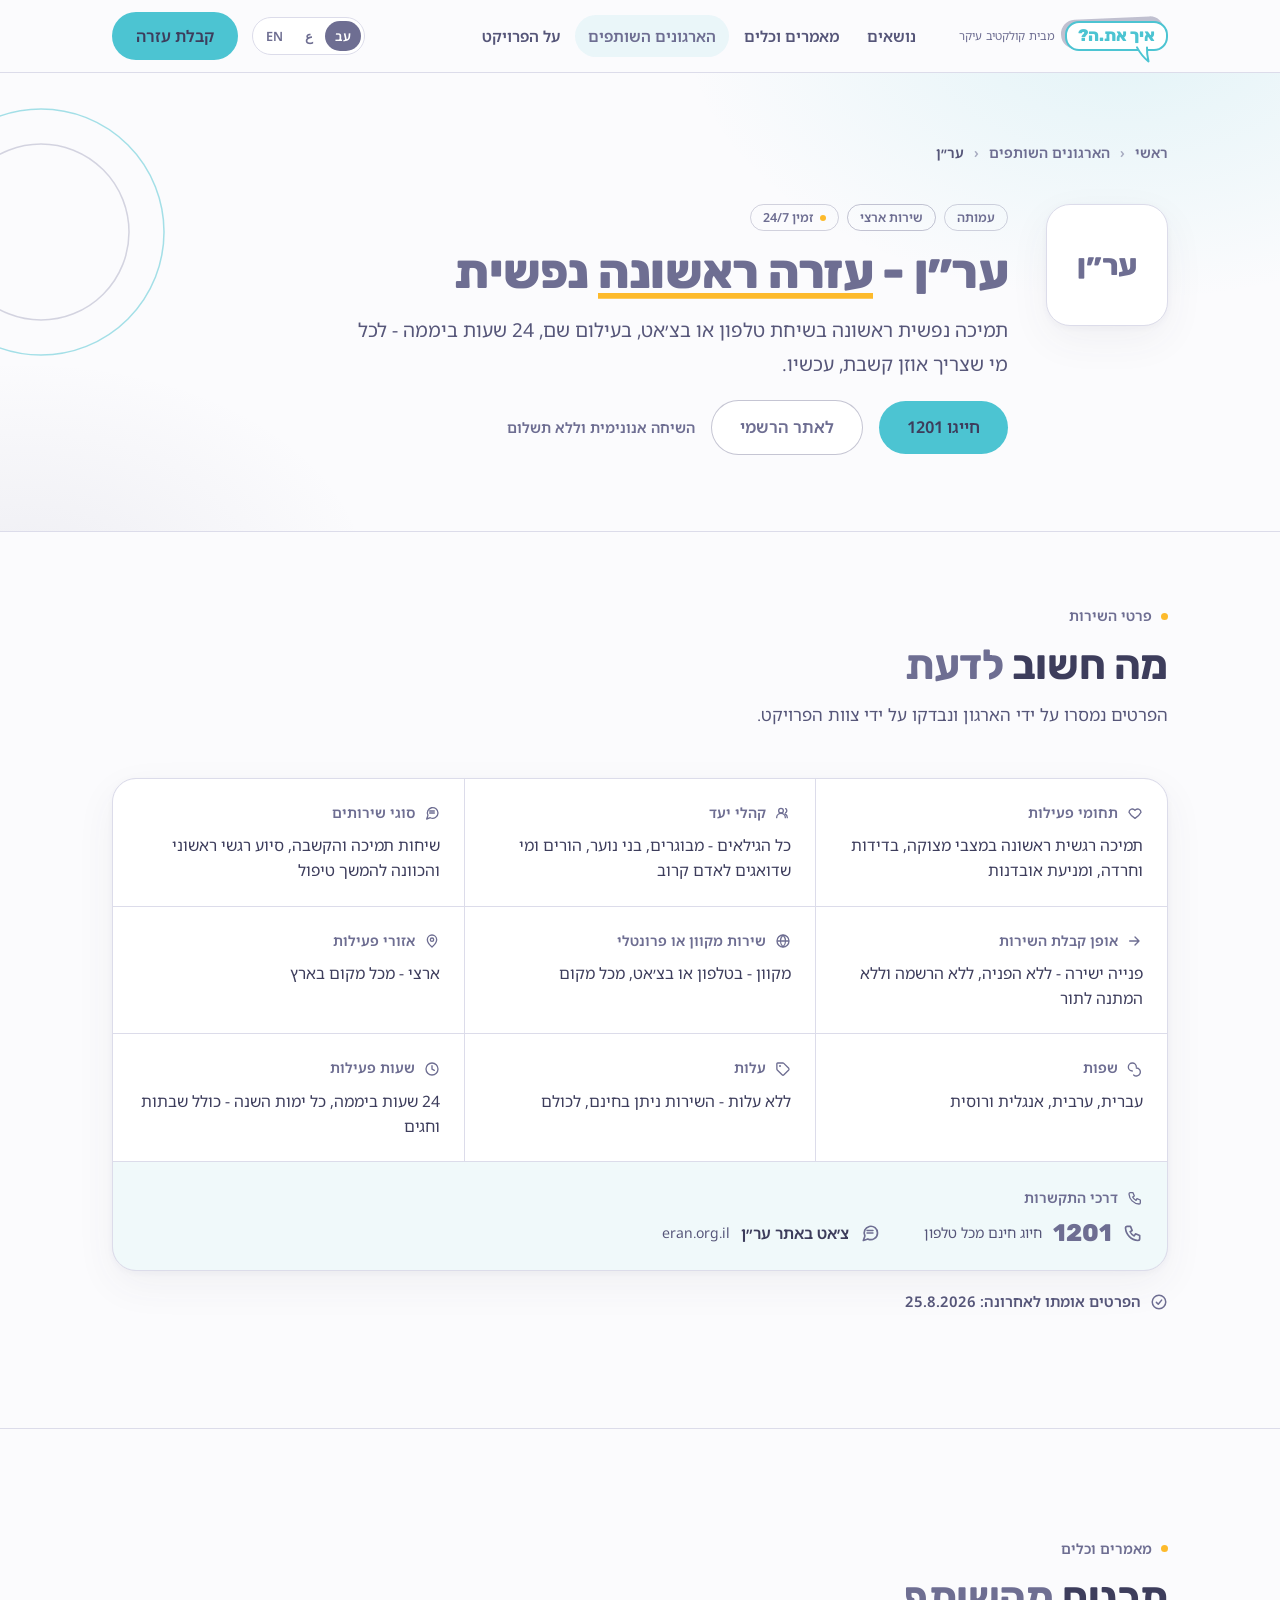
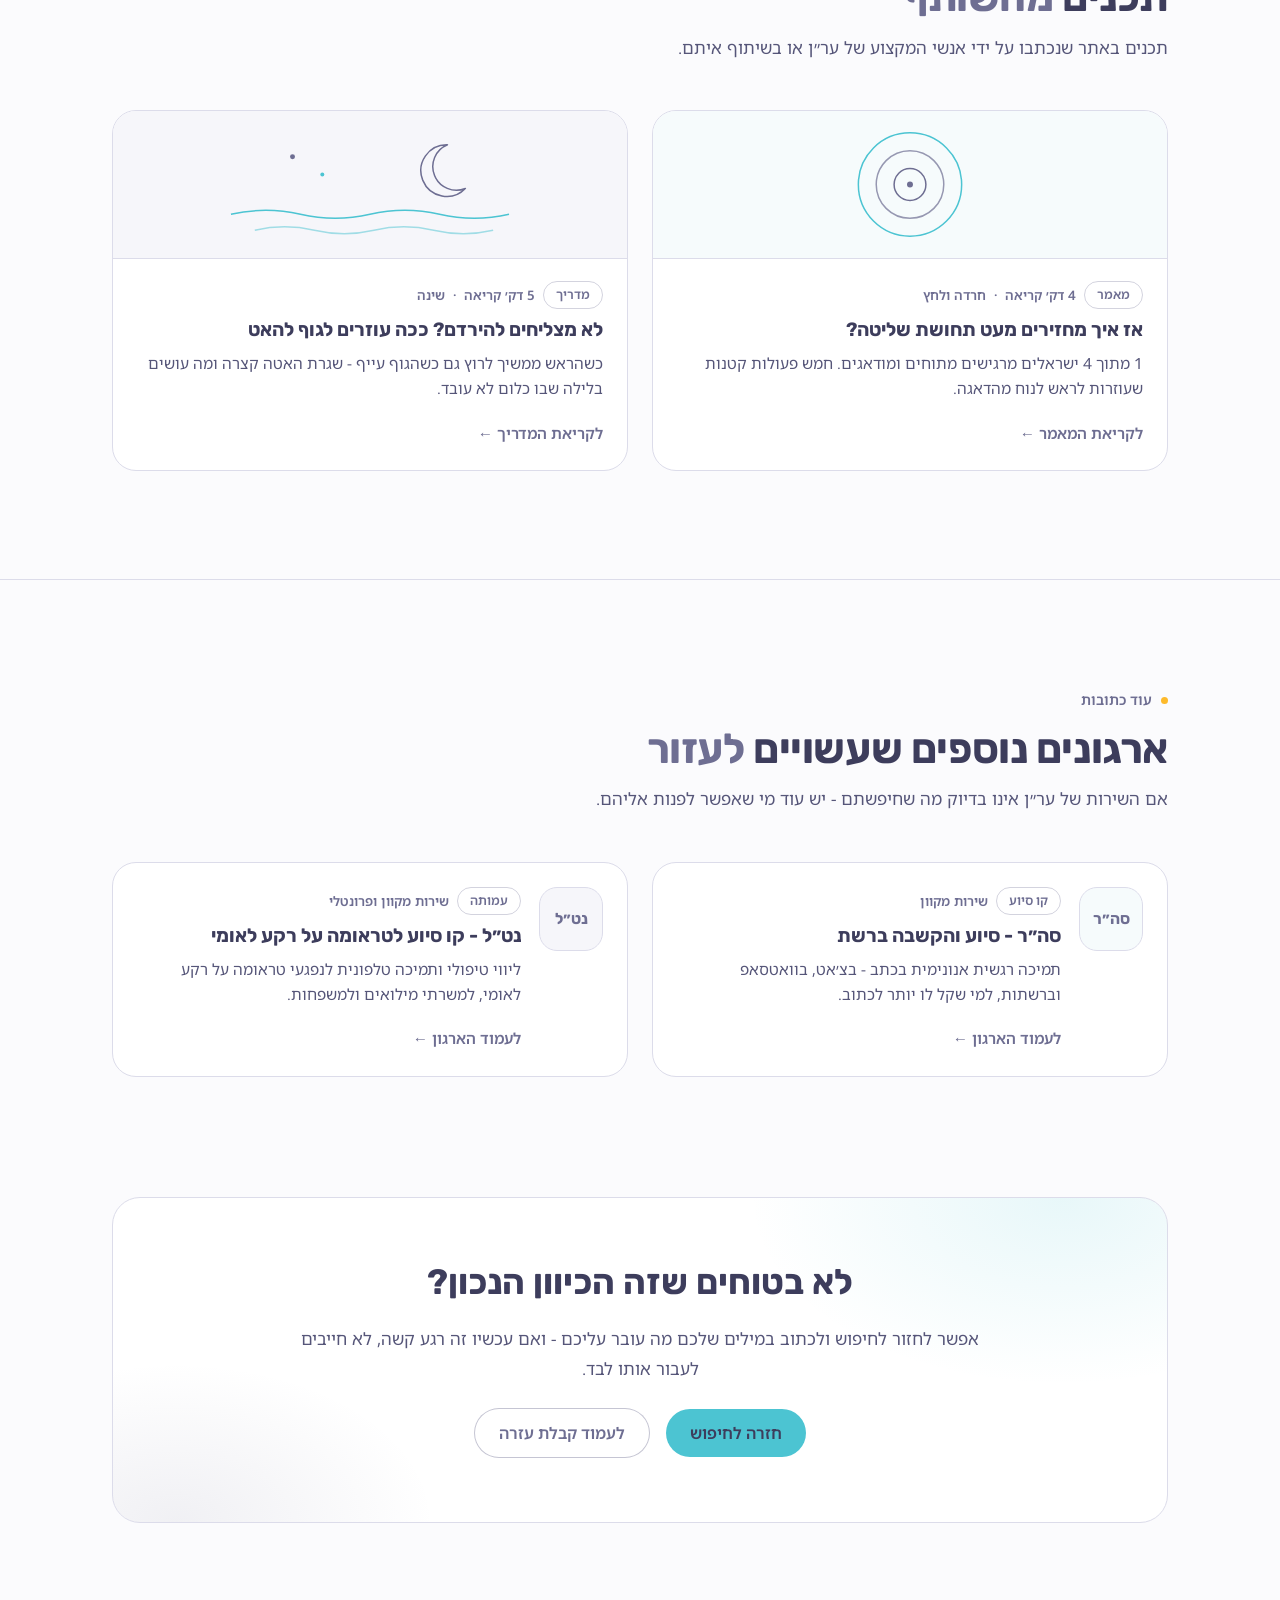
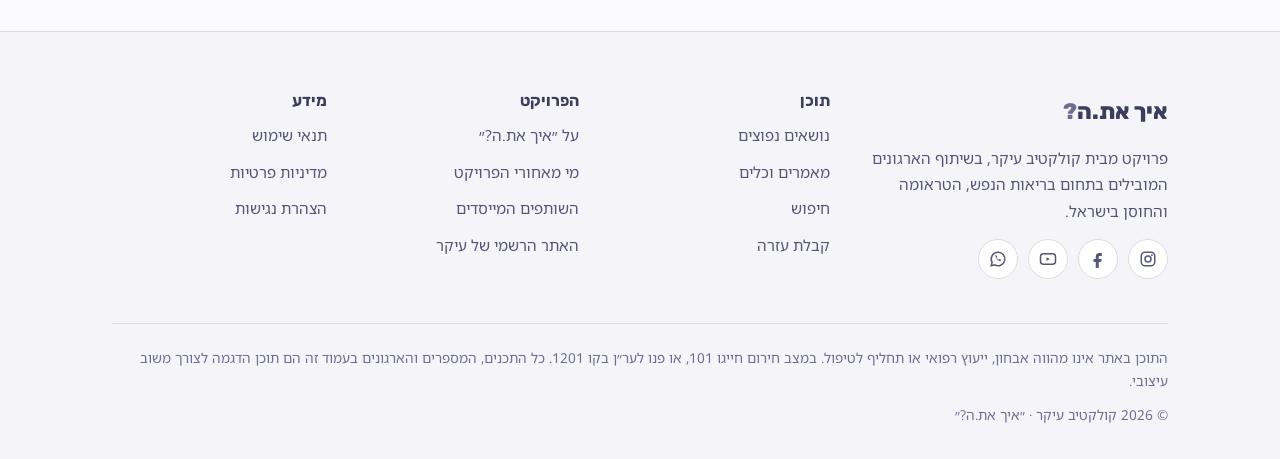
<file: v1/partner.html>
<!doctype html>
<html lang="he" dir="rtl">
<head>
<meta charset="utf-8">
<meta name="viewport" content="width=device-width, initial-scale=1">
<meta name="robots" content="noindex">
<title>ער״ן - עזרה ראשונה נפשית - איך את.ה?</title>
<meta name="description" content="ער״ן - עזרה ראשונה נפשית: תמיכה בטלפון 1201 או בצ׳אט, בעילום שם, 24 שעות ביממה. עמוד שותף בפרויקט ״איך את.ה?״ מבית קולקטיב עיקר.">
<link rel="preconnect" href="https://fonts.googleapis.com">
<link rel="preconnect" href="https://fonts.gstatic.com" crossorigin>
<link rel="stylesheet" href="https://fonts.googleapis.com/css2?family=Rubik:wght@700;800&family=Noto+Sans+Hebrew:wght@400;600&display=swap">
<link rel="stylesheet" href="css/b.css">
<link rel="icon" type="image/svg+xml" href="data:image/svg+xml,%3Csvg xmlns=%22http://www.w3.org/2000/svg%22 viewBox=%220 0 32 32%22%3E%3Crect x=%224.5%22 y=%225.5%22 width=%2226%22 height=%2220%22 rx=%227%22 fill=%22%23c6c6d6%22/%3E%3Crect x=%221.5%22 y=%222.5%22 width=%2226%22 height=%2220%22 rx=%227%22 fill=%22%23fff%22 stroke=%22%234cc4d2%22 stroke-width=%222%22/%3E%3Cpath d=%22M13 21.5 C14 25 16 28 19.5 30.5 C17 26.5 16.5 24 16.5 21.5 Z%22 fill=%22%23fff%22 stroke=%22%234cc4d2%22 stroke-width=%221.5%22/%3E%3Ctext x=%2214.5%22 y=%2219%22 font-family=%22Arial,sans-serif%22 font-size=%2216%22 font-weight=%22bold%22 fill=%22%234cc4d2%22 text-anchor=%22middle%22%3E?%3C/text%3E%3C/svg%3E">
<style>
/* ---------- partner page (page-specific) ---------- */
.partner-hero {
  position: relative; overflow: hidden;
  padding-block: clamp(40px, 6vw, 68px) clamp(48px, 6vw, 76px);
}
.partner-air {
  position: absolute; inset: 0; pointer-events: none;
  background:
    radial-gradient(42rem 26rem at 88% -10%, rgba(76, 196, 210, 0.14), transparent 66%),
    radial-gradient(34rem 22rem at 2% 112%, rgba(110, 110, 146, 0.09), transparent 64%);
}
.partner-rings { position: absolute; inset: 0; pointer-events: none; }
.partner-rings svg { position: absolute; }
.partner-hero .container { position: relative; }

.breadcrumb {
  display: flex; flex-wrap: wrap; gap: 6px 10px; align-items: center;
  font-size: 0.88rem; font-weight: 600; color: var(--lilac);
  margin-bottom: clamp(24px, 4vw, 38px);
}
.breadcrumb a { color: inherit; text-decoration: none; }
.breadcrumb a:hover { color: var(--plum); text-decoration: underline; }
.breadcrumb .sep { opacity: 0.55; }
.breadcrumb .here { color: var(--ink-soft); }

.partner-head { display: flex; flex-wrap: wrap; align-items: flex-start; gap: clamp(22px, 3.5vw, 38px); }
.partner-logo-lg {
  width: clamp(96px, 12vw, 122px); aspect-ratio: 1; flex-shrink: 0;
  border: 1px solid var(--line); border-radius: var(--r);
  background: var(--card); box-shadow: var(--shadow-soft);
  display: grid; place-items: center;
  font-family: var(--f-display); font-weight: 800;
  font-size: clamp(1.5rem, 2.6vw, 1.85rem); color: var(--plum);
}
.partner-intro { display: grid; gap: 14px; flex: 1; min-width: min(100%, 340px); }
.partner-tags { display: flex; flex-wrap: wrap; gap: 8px; }
.tag-topic { color: var(--lilac); border-color: rgba(110, 110, 146, 0.4); }
.tag-247 { display: inline-flex; align-items: center; gap: 7px; }
.tag-247::before { content: ""; width: 6px; height: 6px; border-radius: 50%; background: var(--amber); flex-shrink: 0; }
.partner-intro h1 {
  font-size: clamp(2rem, 4.6vw, 3rem);
  font-weight: 800; letter-spacing: -0.015em; line-height: 1.12;
}
.partner-desc { font-size: clamp(1.05rem, 2vw, 1.2rem); color: var(--ink-soft); max-width: 34em; }
.partner-actions { display: flex; flex-wrap: wrap; gap: 12px 16px; align-items: center; margin-top: 6px; }
.partner-actions .note { font-size: 0.9rem; color: var(--lilac); font-weight: 600; }
.partner-hero .partner-actions .btn { padding: 12px 28px; font-size: 1.02rem; }
.btn-line { background: var(--card); color: var(--plum); border: 1.5px solid rgba(110, 110, 146, 0.4); }
.btn-line:hover { border-color: var(--plum); background: rgba(76, 196, 210, 0.08); }

/* facts - one clean hairline grid */
.facts-section { padding-top: clamp(44px, 6vw, 72px); }
.fact-grid {
  display: grid; grid-template-columns: repeat(3, 1fr);
  gap: 1px; background: var(--line);
  border: 1px solid var(--line); border-radius: var(--r);
  overflow: hidden; box-shadow: var(--shadow-soft);
  margin: 0;
}
.fact { background: var(--card); padding: 22px 24px; display: grid; gap: 8px; align-content: start; }
.fact dt { display: flex; align-items: center; gap: 9px; font-size: 0.88rem; font-weight: 600; color: var(--plum); }
.fact dt svg { flex-shrink: 0; }
.fact dd { margin: 0; color: var(--ink); font-size: 0.98rem; line-height: 1.6; }
.fact-contact { grid-column: 1 / -1; background: #f0f9fa; padding-block: 24px; }
.fact-contact dd { display: flex; flex-wrap: wrap; gap: 14px 44px; align-items: center; padding-top: 2px; }
.contact-line { display: inline-flex; align-items: center; gap: 11px; color: var(--ink); text-decoration: none; font-weight: 600; }
.contact-line:hover b { text-decoration: underline; text-underline-offset: 3px; }
.contact-line svg { color: var(--plum); flex-shrink: 0; }
.contact-line b { font-weight: 600; }
.contact-line .num {
  font-family: var(--f-display); font-weight: 800; font-size: 1.5rem;
  color: var(--plum); direction: ltr; line-height: 1;
}
.contact-line .sub { color: var(--ink-soft); font-weight: 400; font-size: 0.88rem; }
.verified {
  display: inline-flex; align-items: center; gap: 9px; margin-top: 18px;
  color: var(--ink-soft); font-weight: 600; font-size: 0.92rem;
}
.verified svg { color: var(--plum); flex-shrink: 0; }
/* the joined grid appears as one calm block - no per-cell reveal */
.anim .fact-grid .rv { opacity: 1; transform: none; }

/* related orgs */
.org-card { flex-direction: row; align-items: flex-start; gap: 18px; padding: 24px; }
.org-card .org-logo {
  width: 64px; height: 64px; flex-shrink: 0;
  border: 1px solid var(--line); border-radius: 18px;
  display: grid; place-items: center;
  font-family: var(--f-display); font-weight: 700; font-size: 0.98rem;
  color: var(--plum);
}
.org-card .card-body { padding: 0; }

/* route back */
.route-back p { max-width: 40em; }
.route-back .partner-actions { justify-content: center; margin-top: 2px; }

@media (max-width: 1020px) {
  .fact-grid { grid-template-columns: repeat(2, 1fr); }
}
@media (max-width: 760px) {
  .partner-rings { display: none; }
}
@media (max-width: 640px) {
  .fact-grid { grid-template-columns: 1fr; }
  .fact-contact dd { flex-direction: column; align-items: flex-start; }
  .partner-actions .btn { flex: 1 1 auto; }
}
</style>
</head>
<body>
<!-- SHELL:HEADER START -->
<a class="skip-link" href="#main">דילוג לתוכן</a>
<header class="topbar">
  <div class="container">
    <a class="brand" href="index.html"><span class="brand-bubble"><span class="brand-name">איך את.ה<span class="brand-q">?</span></span><svg class="tail" viewBox="0 0 22 18" aria-hidden="true"><path d="M5 0 H15 V2.6 C14.8 8 15.4 12 16.5 16.5 C11.5 12.5 8 8 5 2.6 Z" fill="#fff"/><path d="M5 2.4 C8 8 11.5 12.5 16.5 16.5 C15.4 12 14.8 8 15 2.4" fill="none" stroke="currentColor" stroke-width="2" stroke-linecap="round" stroke-linejoin="round"/></svg></span> <small>מבית קולקטיב עיקר</small></a>
    <nav class="topnav" aria-label="ניווט ראשי">
      <a href="index.html#topics">נושאים</a>
      <a href="index.html#featured">מאמרים וכלים</a>
      <a href="partners.html" aria-current="page">הארגונים השותפים</a>
      <a href="about.html">על הפרויקט</a>
    </nav>
    <div class="topbar-side">
      <div class="lang-switch" role="group" aria-label="בחירת שפה (עברית, ערבית, אנגלית)" title="האתר יתמוך בעברית, ערבית ואנגלית; המעבר בין השפות ייבנה בשלב הפיתוח">
        <span aria-current="true">עב</span><span lang="ar">ع</span><span lang="en">EN</span>
      </div>
      <a class="btn btn-teal" href="help.html">קבלת עזרה</a>
      <button class="menu-toggle" data-menu-toggle aria-controls="mobileNav" aria-expanded="false" aria-label="פתיחת תפריט">
        <svg width="20" height="20" viewBox="0 0 20 20" aria-hidden="true"><path d="M2 5h16M2 10h16M2 15h16" stroke="currentColor" stroke-width="2" stroke-linecap="round"/></svg>
      </button>
    </div>
  </div>
  <nav class="mobile-nav" id="mobileNav" aria-label="ניווט ראשי - מובייל">
    <a href="index.html#topics">נושאים</a>
    <a href="index.html#featured">מאמרים וכלים</a>
    <a href="partners.html" aria-current="page">הארגונים השותפים</a>
    <a href="about.html">על הפרויקט</a>
    <a href="help.html">קבלת עזרה</a>
  </nav>
</header>
<!-- SHELL:HEADER END -->

<main id="main" data-page="partner">

  <!-- ראש עמוד השותף -->
  <header class="partner-hero">
    <div class="partner-air" aria-hidden="true"></div>
    <div class="partner-rings" aria-hidden="true">
      <svg style="inset-inline-end:-84px; top:34px;" width="250" height="250" viewBox="0 0 250 250" fill="none">
        <circle cx="125" cy="125" r="123" stroke="#4cc4d2" stroke-width="1.5" opacity=".5"/>
        <circle cx="125" cy="125" r="88" stroke="#6e6e92" stroke-width="1.5" opacity=".28"/>
      </svg>
    </div>
    <div class="container">
      <nav class="breadcrumb" aria-label="פירורי לחם">
        <a href="index.html">ראשי</a>
        <span class="sep" aria-hidden="true">‹</span>
        <a href="partners.html">הארגונים השותפים</a>
        <span class="sep" aria-hidden="true">‹</span>
        <span class="here" aria-current="page">ער״ן</span>
      </nav>
      <div class="partner-head">
        <span class="partner-logo-lg" aria-hidden="true">ער״ן</span>
        <div class="partner-intro">
          <div class="partner-tags">
            <span class="tag">עמותה</span>
            <span class="tag tag-topic">שירות ארצי</span>
            <span class="tag tag-247">זמין 24/7</span>
          </div>
          <h1>ער״ן - <span class="u-amber">עזרה ראשונה</span> נפשית</h1>
          <p class="partner-desc">תמיכה נפשית ראשונה בשיחת טלפון או בצ׳אט, בעילום שם, 24 שעות ביממה - לכל מי שצריך אוזן קשבת, עכשיו.</p>
          <div class="partner-actions">
            <a class="btn btn-teal" href="tel:1201">חייגו 1201</a>
            <a class="btn btn-line" href="#" rel="external">לאתר הרשמי</a>
            <span class="note">השיחה אנונימית וללא תשלום</span>
          </div>
        </div>
      </div>
    </div>
  </header>

  <!-- פרטי השירות -->
  <section class="section section-line facts-section" id="facts" aria-labelledby="facts-h">
    <div class="container">
      <div class="section-head">
        <span class="eyebrow">פרטי השירות</span>
        <h2 id="facts-h">מה חשוב <em class="accent">לדעת</em></h2>
        <p>הפרטים נמסרו על ידי הארגון ונבדקו על ידי צוות הפרויקט.</p>
      </div>
      <dl class="fact-grid">
        <div class="fact">
          <dt><svg width="16" height="16" viewBox="0 0 24 24" fill="none" aria-hidden="true"><path d="M12 20s-7-4.5-9-9a5 5 0 0 1 9-3 5 5 0 0 1 9 3c-2 4.5-9 9-9 9Z" stroke="currentColor" stroke-width="2" stroke-linejoin="round"/></svg>תחומי פעילות</dt>
          <dd>תמיכה רגשית ראשונה במצבי מצוקה, בדידות וחרדה, ומניעת אובדנות</dd>
        </div>
        <div class="fact">
          <dt><svg width="16" height="16" viewBox="0 0 24 24" fill="none" aria-hidden="true"><circle cx="9" cy="8.5" r="3.5" stroke="currentColor" stroke-width="2"/><path d="M2.5 19a6.5 6.5 0 0 1 13 0" stroke="currentColor" stroke-width="2" stroke-linecap="round"/><path d="M16 5.5a3.5 3.5 0 0 1 0 6M18.5 19a6.5 6.5 0 0 0-3.5-5.7" stroke="currentColor" stroke-width="2" stroke-linecap="round"/></svg>קהלי יעד</dt>
          <dd>כל הגילאים - מבוגרים, בני נוער, הורים ומי שדואגים לאדם קרוב</dd>
        </div>
        <div class="fact">
          <dt><svg width="16" height="16" viewBox="0 0 24 24" fill="none" aria-hidden="true"><path d="M21 12a8 8 0 0 1-11.6 7.1L4 21l1.9-5.4A8 8 0 1 1 21 12Z" stroke="currentColor" stroke-width="2" stroke-linejoin="round"/><path d="M8.5 12h7M8.5 9h7" stroke="currentColor" stroke-width="2" stroke-linecap="round"/></svg>סוגי שירותים</dt>
          <dd>שיחות תמיכה והקשבה, סיוע רגשי ראשוני והכוונה להמשך טיפול</dd>
        </div>
        <div class="fact">
          <dt><svg width="16" height="16" viewBox="0 0 24 24" fill="none" aria-hidden="true"><path d="M4 12h12M12 6l6 6-6 6" stroke="currentColor" stroke-width="2" stroke-linecap="round" stroke-linejoin="round"/></svg>אופן קבלת השירות</dt>
          <dd>פנייה ישירה - ללא הפניה, ללא הרשמה וללא המתנה לתור</dd>
        </div>
        <div class="fact">
          <dt><svg width="16" height="16" viewBox="0 0 24 24" fill="none" aria-hidden="true"><circle cx="12" cy="12" r="9" stroke="currentColor" stroke-width="2"/><path d="M3 12h18M12 3c-5 5.5-5 12.5 0 18M12 3c5 5.5 5 12.5 0 18" stroke="currentColor" stroke-width="2"/></svg>שירות מקוון או פרונטלי</dt>
          <dd>מקוון - בטלפון או בצ׳אט, מכל מקום</dd>
        </div>
        <div class="fact">
          <dt><svg width="16" height="16" viewBox="0 0 24 24" fill="none" aria-hidden="true"><path d="M12 21s-7-6.2-7-11a7 7 0 0 1 14 0c0 4.8-7 11-7 11Z" stroke="currentColor" stroke-width="2" stroke-linejoin="round"/><circle cx="12" cy="10" r="2.5" stroke="currentColor" stroke-width="2"/></svg>אזורי פעילות</dt>
          <dd>ארצי - מכל מקום בארץ</dd>
        </div>
        <div class="fact">
          <dt><svg width="16" height="16" viewBox="0 0 24 24" fill="none" aria-hidden="true"><path d="M8 15a6 6 0 1 1 6-6" stroke="currentColor" stroke-width="2" stroke-linecap="round"/><path d="M10 21a6 6 0 1 0 4-10.5" stroke="currentColor" stroke-width="2" stroke-linecap="round"/></svg>שפות</dt>
          <dd>עברית, ערבית, אנגלית ורוסית</dd>
        </div>
        <div class="fact">
          <dt><svg width="16" height="16" viewBox="0 0 24 24" fill="none" aria-hidden="true"><path d="M20.6 13.4 13.4 20.6a2 2 0 0 1-2.8 0L3.4 13.4A2 2 0 0 1 2.8 12V4a1 1 0 0 1 1-1h8a2 2 0 0 1 1.4.6l7.4 7.4a2 2 0 0 1 0 2.4Z" stroke="currentColor" stroke-width="2" stroke-linejoin="round"/><circle cx="7.5" cy="7.5" r="1.5" fill="currentColor"/></svg>עלות</dt>
          <dd>ללא עלות - השירות ניתן בחינם, לכולם</dd>
        </div>
        <div class="fact">
          <dt><svg width="16" height="16" viewBox="0 0 24 24" fill="none" aria-hidden="true"><circle cx="12" cy="12" r="9" stroke="currentColor" stroke-width="2"/><path d="M12 7v5l3.5 2" stroke="currentColor" stroke-width="2" stroke-linecap="round"/></svg>שעות פעילות</dt>
          <dd>24 שעות ביממה, כל ימות השנה - כולל שבתות וחגים</dd>
        </div>
        <div class="fact fact-contact">
          <dt><svg width="16" height="16" viewBox="0 0 24 24" fill="none" aria-hidden="true"><path d="M5 4h4l2 5-2.5 1.5a11 11 0 0 0 5 5L15 13l5 2v4a2 2 0 0 1-2 2A16 16 0 0 1 3 6a2 2 0 0 1 2-2Z" stroke="currentColor" stroke-width="2" stroke-linejoin="round"/></svg>דרכי התקשרות</dt>
          <dd>
            <a class="contact-line" href="tel:1201">
              <svg width="20" height="20" viewBox="0 0 24 24" fill="none" aria-hidden="true"><path d="M5 4h4l2 5-2.5 1.5a11 11 0 0 0 5 5L15 13l5 2v4a2 2 0 0 1-2 2A16 16 0 0 1 3 6a2 2 0 0 1 2-2Z" stroke="currentColor" stroke-width="2" stroke-linejoin="round"/></svg>
              <b class="num">1201</b>
              <span class="sub">חיוג חינם מכל טלפון</span>
            </a>
            <a class="contact-line" href="#" rel="external">
              <svg width="20" height="20" viewBox="0 0 24 24" fill="none" aria-hidden="true"><path d="M21 12a8 8 0 0 1-11.6 7.1L4 21l1.9-5.4A8 8 0 1 1 21 12Z" stroke="currentColor" stroke-width="2" stroke-linejoin="round"/><path d="M8.5 12h7M8.5 9h7" stroke="currentColor" stroke-width="2" stroke-linecap="round"/></svg>
              <b>צ׳אט באתר ער״ן</b>
              <span class="sub" dir="ltr">eran.org.il</span>
            </a>
          </dd>
        </div>
      </dl>
      <p class="verified">
        <svg width="18" height="18" viewBox="0 0 24 24" fill="none" aria-hidden="true"><circle cx="12" cy="12" r="9" stroke="currentColor" stroke-width="2"/><path d="M8.5 12.5 11 15l4.5-5.5" stroke="currentColor" stroke-width="2" stroke-linecap="round" stroke-linejoin="round"/></svg>
        הפרטים אומתו לאחרונה: 25.8.2026
      </p>
    </div>
  </section>

  <!-- תכנים מהשותף -->
  <section class="section section-line" id="partner-content" aria-labelledby="partner-content-h">
    <div class="container">
      <div class="section-head">
        <span class="eyebrow">מאמרים וכלים</span>
        <h2 id="partner-content-h">תכנים <em class="accent">מהשותף</em></h2>
        <p>תכנים באתר שנכתבו על ידי אנשי המקצוע של ער״ן או בשיתוף איתם.</p>
      </div>
      <div class="card-grid-2">
        <a class="card" href="article.html">
          <div class="card-art art-a" aria-hidden="true">
            <svg viewBox="0 0 400 148" fill="none">
              <circle cx="200" cy="74" r="52" stroke="#4cc4d2" stroke-width="1.5" vector-effect="non-scaling-stroke"/>
              <circle cx="200" cy="74" r="34" stroke="#6e6e92" stroke-width="1.5" opacity=".7" vector-effect="non-scaling-stroke"/>
              <circle cx="200" cy="74" r="16" stroke="#6e6e92" stroke-width="1.5" vector-effect="non-scaling-stroke"/>
              <circle cx="200" cy="74" r="3" fill="#6e6e92"/>
            </svg>
          </div>
          <div class="card-body">
            <div class="card-meta"><span class="tag">מאמר</span><span>4 דק׳ קריאה</span><span>·</span><span>חרדה ולחץ</span></div>
            <h3>אז איך מחזירים מעט תחושת שליטה?</h3>
            <p class="excerpt">1 מתוך 4 ישראלים מרגישים מתוחים ומודאגים. חמש פעולות קטנות שעוזרות לראש לנוח מהדאגה.</p>
            <span class="card-cta">לקריאת המאמר ←</span>
          </div>
        </a>
        <a class="card" href="search.html?q=שינה">
          <div class="card-art art-b" aria-hidden="true">
            <svg viewBox="0 0 400 148" fill="none">
              <path d="M278 34 a26 26 0 1 0 18 44 a22 22 0 0 1 -18 -44 Z" stroke="#6e6e92" stroke-width="1.5" stroke-linejoin="round" vector-effect="non-scaling-stroke"/>
              <path d="M60 104 Q95 96 130 104 T200 104 T270 104 T340 104" stroke="#4cc4d2" stroke-width="1.5" vector-effect="non-scaling-stroke"/>
              <path d="M84 120 Q114 113 144 120 T204 120 T264 120 T324 120" stroke="#4cc4d2" stroke-width="1.5" opacity=".5" vector-effect="non-scaling-stroke"/>
              <circle cx="122" cy="46" r="2.5" fill="#6e6e92"/>
              <circle cx="152" cy="64" r="2" fill="#4cc4d2"/>
            </svg>
          </div>
          <div class="card-body">
            <div class="card-meta"><span class="tag">מדריך</span><span>5 דק׳ קריאה</span><span>·</span><span>שינה</span></div>
            <h3>לא מצליחים להירדם? ככה עוזרים לגוף להאט</h3>
            <p class="excerpt">כשהראש ממשיך לרוץ גם כשהגוף עייף - שגרת האטה קצרה ומה עושים בלילה שבו כלום לא עובד.</p>
            <span class="card-cta">לקריאת המדריך ←</span>
          </div>
        </a>
      </div>
    </div>
  </section>

  <!-- ארגונים נוספים -->
  <section class="section section-line" id="more-orgs" aria-labelledby="more-orgs-h">
    <div class="container">
      <div class="section-head">
        <span class="eyebrow">עוד כתובות</span>
        <h2 id="more-orgs-h">ארגונים נוספים שעשויים <em class="accent">לעזור</em></h2>
        <p>אם השירות של ער״ן אינו בדיוק מה שחיפשתם - יש עוד מי שאפשר לפנות אליהם.</p>
      </div>
      <div class="card-grid-2">
        <a class="card org-card" href="partners.html">
          <span class="org-logo" aria-hidden="true" style="background:#f6fbfc">סה״ר</span>
          <div class="card-body">
            <div class="card-meta"><span class="tag">קו סיוע</span><span>שירות מקוון</span></div>
            <h3>סה״ר - סיוע והקשבה ברשת</h3>
            <p class="excerpt">תמיכה רגשית אנונימית בכתב - בצ׳אט, בוואטסאפ וברשתות, למי שקל לו יותר לכתוב.</p>
            <span class="card-cta">לעמוד הארגון ←</span>
          </div>
        </a>
        <a class="card org-card" href="partners.html">
          <span class="org-logo" aria-hidden="true" style="background:#f6f6fa">נט״ל</span>
          <div class="card-body">
            <div class="card-meta"><span class="tag">עמותה</span><span>שירות מקוון ופרונטלי</span></div>
            <h3>נט״ל - קו סיוע לטראומה על רקע לאומי</h3>
            <p class="excerpt">ליווי טיפולי ותמיכה טלפונית לנפגעי טראומה על רקע לאומי, למשרתי מילואים ולמשפחות.</p>
            <span class="card-cta">לעמוד הארגון ←</span>
          </div>
        </a>
      </div>
    </div>
  </section>

  <!-- חזרה רגועה -->
  <section class="section" id="route-back" style="padding-top: 12px;">
    <div class="container">
      <div class="again-panel route-back">
        <h2>לא בטוחים שזה הכיוון הנכון?</h2>
        <p>אפשר לחזור לחיפוש ולכתוב במילים שלכם מה עובר עליכם - ואם עכשיו זה רגע קשה, לא חייבים לעבור אותו לבד.</p>
        <div class="partner-actions">
          <a class="btn btn-teal" href="search.html">חזרה לחיפוש</a>
          <a class="btn btn-line" href="help.html">לעמוד קבלת עזרה</a>
        </div>
      </div>
    </div>
  </section>

</main>

<!-- SHELL:FOOTER START -->
<footer class="footer">
  <div class="container">
    <div class="footer-grid">
      <div class="footer-about">
        <a class="brand" href="index.html"><span class="brand-name">איך את.ה<span class="brand-q">?</span></span></a>
        <p>פרויקט מבית קולקטיב עיקר, בשיתוף הארגונים המובילים בתחום בריאות הנפש, הטראומה והחוסן בישראל.</p>
        <div class="social-row" aria-label="רשתות חברתיות">
          <a href="#" aria-label="אינסטגרם"><svg width="18" height="18" viewBox="0 0 24 24" fill="none" aria-hidden="true"><rect x="3" y="3" width="18" height="18" rx="5" stroke="currentColor" stroke-width="2"/><circle cx="12" cy="12" r="4" stroke="currentColor" stroke-width="2"/><circle cx="17.2" cy="6.8" r="1.3" fill="currentColor"/></svg></a>
          <a href="#" aria-label="פייסבוק"><svg width="18" height="18" viewBox="0 0 24 24" fill="none" aria-hidden="true"><path d="M14 8h3V4h-3a5 5 0 0 0-5 5v3H6v4h3v8h4v-8h3l1-4h-4V9a1 1 0 0 1 1-1Z" fill="currentColor"/></svg></a>
          <a href="#" aria-label="יוטיוב"><svg width="18" height="18" viewBox="0 0 24 24" fill="none" aria-hidden="true"><rect x="2" y="5" width="20" height="14" rx="4" stroke="currentColor" stroke-width="2"/><path d="M10 9.5v5l4.5-2.5L10 9.5Z" fill="currentColor"/></svg></a>
          <a href="#" aria-label="וואטסאפ"><svg width="18" height="18" viewBox="0 0 24 24" fill="none" aria-hidden="true"><path d="M12 3a9 9 0 0 0-7.8 13.5L3 21l4.7-1.2A9 9 0 1 0 12 3Z" stroke="currentColor" stroke-width="2"/><path d="M9 8.5c.5 3 3.5 6 6.5 6.5l.5-2-2-1-1 .8c-1-.5-2.3-1.8-2.8-2.8l.8-1-1-2-2 .5Z" fill="currentColor"/></svg></a>
        </div>
      </div>
      <nav aria-label="ניווט - תוכן">
        <h3>תוכן</h3>
        <ul>
          <li><a href="index.html#topics">נושאים נפוצים</a></li>
          <li><a href="index.html#featured">מאמרים וכלים</a></li>
          <li><a href="search.html">חיפוש</a></li>
          <li><a href="help.html">קבלת עזרה</a></li>
        </ul>
      </nav>
      <nav aria-label="ניווט - הפרויקט">
        <h3>הפרויקט</h3>
        <ul>
          <li><a href="about.html">על ״איך את.ה?״</a></li>
          <li><a href="about.html#eiker">מי מאחורי הפרויקט</a></li>
          <li><a href="partners.html">השותפים המייסדים</a></li>
          <li><a href="https://www.icarcollective.org/he/" rel="external">האתר הרשמי של עיקר</a></li>
        </ul>
      </nav>
      <nav aria-label="ניווט - מידע">
        <h3>מידע</h3>
        <ul>
          <li><a href="#">תנאי שימוש</a></li>
          <li><a href="#">מדיניות פרטיות</a></li>
          <li><a href="#">הצהרת נגישות</a></li>
        </ul>
      </nav>
    </div>
    <div class="footer-note">
      <span>התוכן באתר אינו מהווה אבחון, ייעוץ רפואי או תחליף לטיפול. במצב חירום חייגו 101, או פנו לער״ן בקו 1201. כל התכנים, המספרים והארגונים בעמוד זה הם תוכן הדגמה לצורך משוב עיצובי.</span>
      <span>© 2026 קולקטיב עיקר · ״איך את.ה?״</span>
    </div>
  </div>
</footer>
<script src="js/b.js"></script>
<!-- SHELL:FOOTER END -->
</body>
</html>
</file>
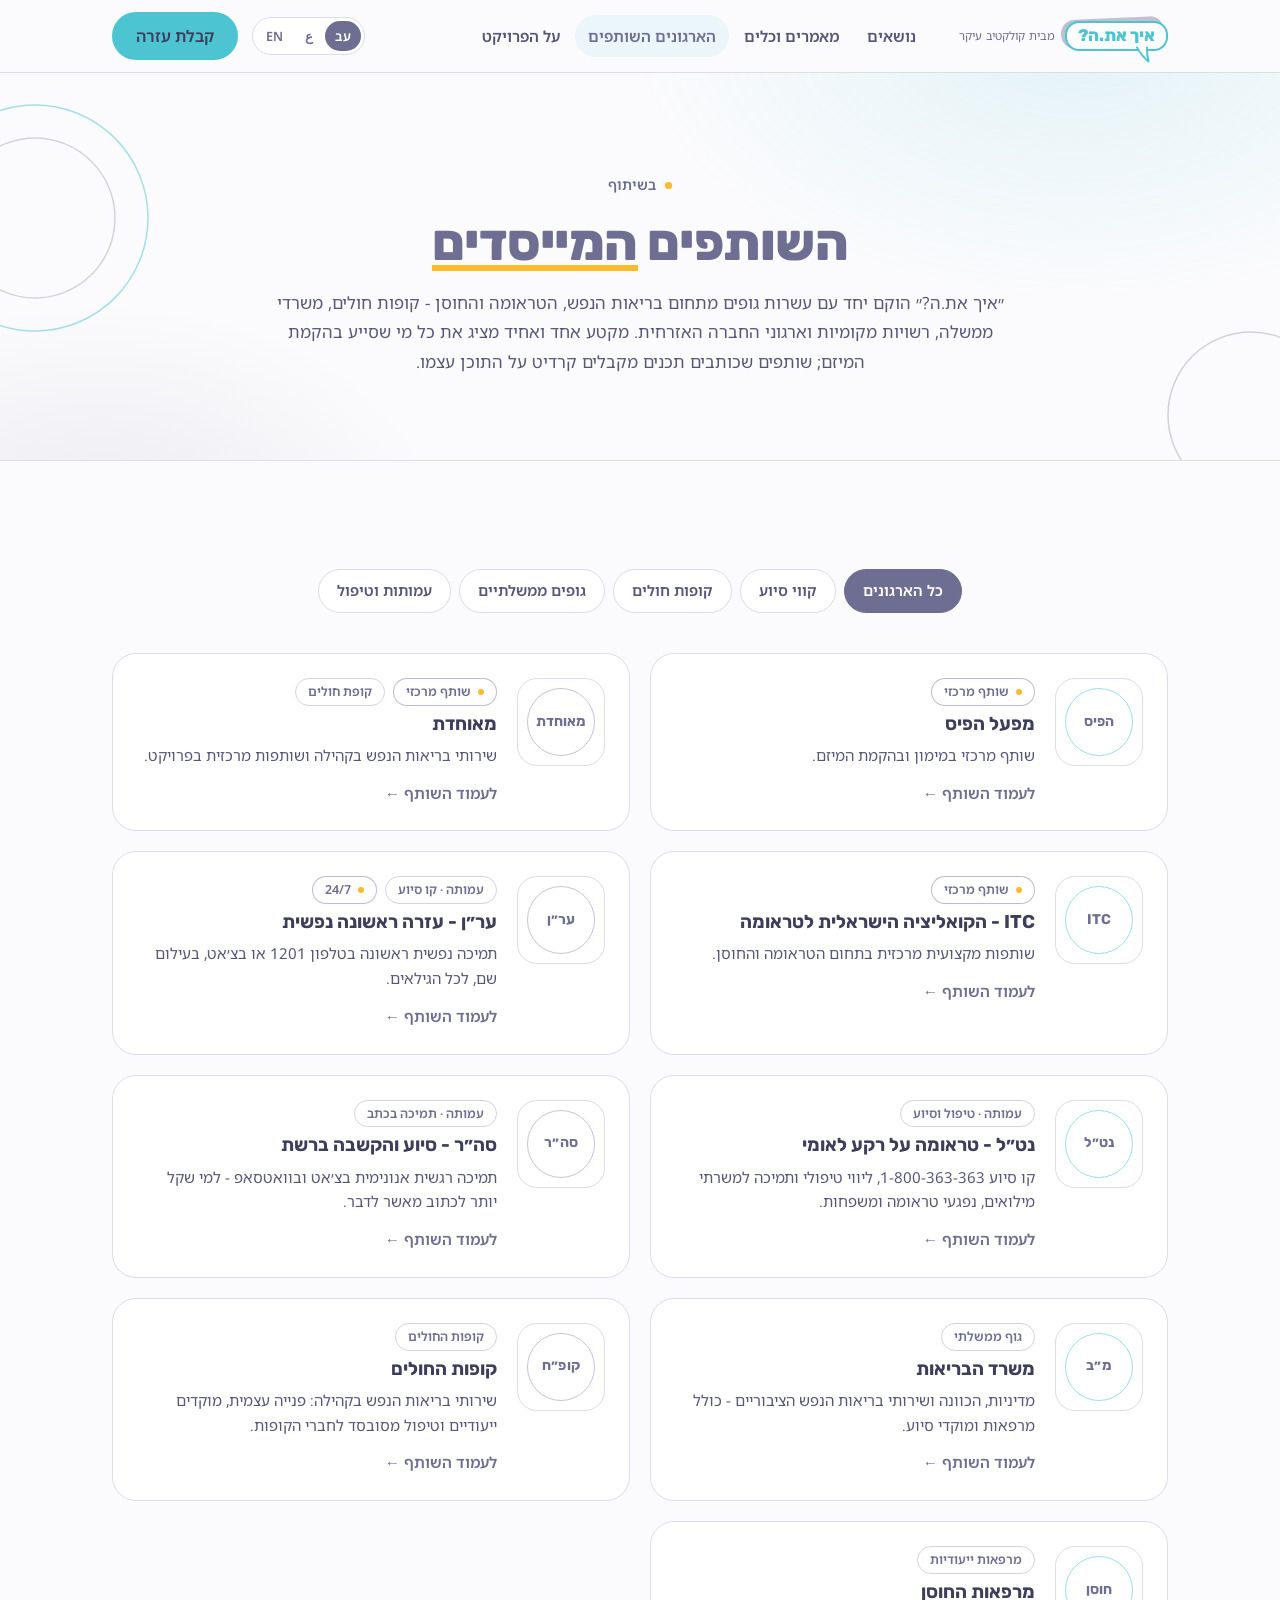
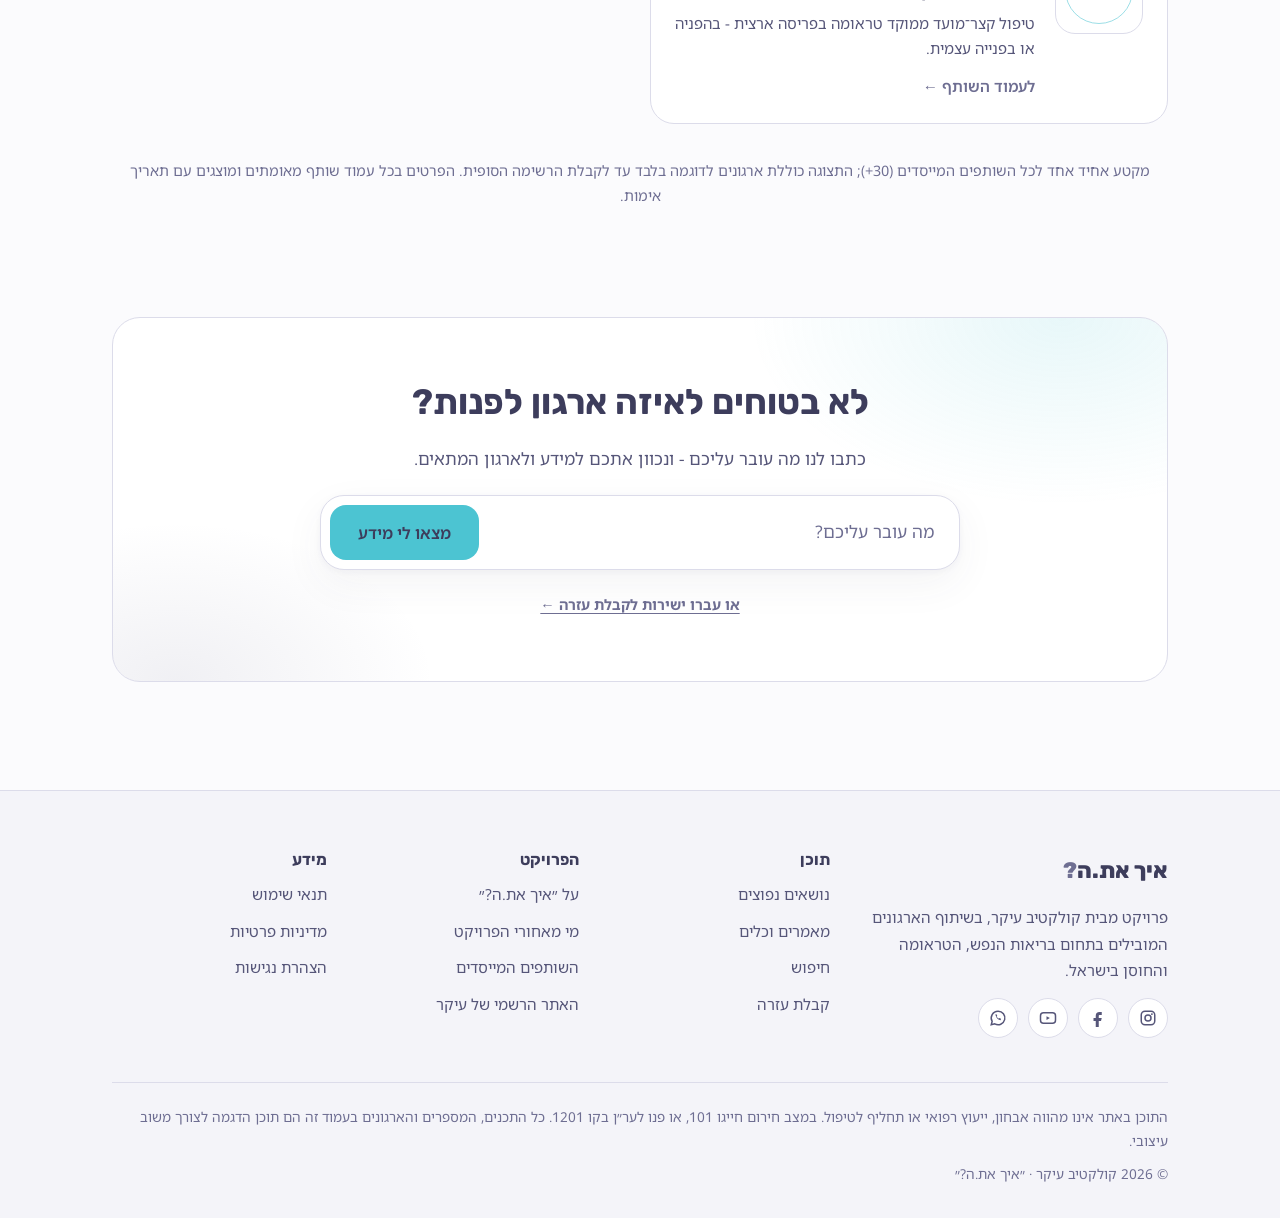
<file: v1/partners.html>
<!doctype html>
<html lang="he" dir="rtl">
<head>
<meta charset="utf-8">
<meta name="viewport" content="width=device-width, initial-scale=1">
<meta name="robots" content="noindex">
<title>השותפים המייסדים - איך את.ה?</title>
<meta name="description" content="הגופים המובילים בתחום בריאות הנפש, הטראומה והחוסן - השותפים בפרויקט איך את.ה?">
<link rel="preconnect" href="https://fonts.googleapis.com">
<link rel="preconnect" href="https://fonts.gstatic.com" crossorigin>
<link rel="stylesheet" href="https://fonts.googleapis.com/css2?family=Rubik:wght@700;800&family=Noto+Sans+Hebrew:wght@400;600&display=swap">
<link rel="stylesheet" href="css/b.css">
<link rel="icon" type="image/svg+xml" href="data:image/svg+xml,%3Csvg xmlns=%22http://www.w3.org/2000/svg%22 viewBox=%220 0 32 32%22%3E%3Crect x=%224.5%22 y=%225.5%22 width=%2226%22 height=%2220%22 rx=%227%22 fill=%22%23c6c6d6%22/%3E%3Crect x=%221.5%22 y=%222.5%22 width=%2226%22 height=%2220%22 rx=%227%22 fill=%22%23fff%22 stroke=%22%234cc4d2%22 stroke-width=%222%22/%3E%3Cpath d=%22M13 21.5 C14 25 16 28 19.5 30.5 C17 26.5 16.5 24 16.5 21.5 Z%22 fill=%22%23fff%22 stroke=%22%234cc4d2%22 stroke-width=%221.5%22/%3E%3Ctext x=%2214.5%22 y=%2219%22 font-family=%22Arial,sans-serif%22 font-size=%2216%22 font-weight=%22bold%22 fill=%22%234cc4d2%22 text-anchor=%22middle%22%3E?%3C/text%3E%3C/svg%3E">
<style>
/* ---------- partners.html page styles ---------- */

/* hero - light airy band */
.partners-hero {
  position: relative; overflow: hidden;
  border-bottom: 1px solid var(--line);
  padding-block: clamp(56px, 8vw, 100px) clamp(50px, 7vw, 84px);
}
.partners-air {
  position: absolute; inset: 0; pointer-events: none;
  background:
    radial-gradient(42rem 26rem at 84% -12%, rgba(76, 196, 210, 0.14), transparent 66%),
    radial-gradient(34rem 22rem at 8% 116%, rgba(110, 110, 146, 0.1), transparent 62%);
}
.partners-hero .container {
  position: relative; display: grid; gap: 16px;
  max-width: 800px; text-align: center; justify-items: center;
}
.partners-hero h1 {
  font-size: clamp(2.1rem, 5.6vw, 3.2rem);
  font-weight: 800; letter-spacing: -0.01em;
}
.partners-hero .lede {
  color: var(--ink-soft); font-size: 1.05rem; max-width: 46em;
}

/* type filter pills (static mockup) */
.type-row {
  display: flex; flex-wrap: wrap; gap: 8px;
  justify-content: center;
  margin-bottom: clamp(28px, 4.5vw, 40px);
}
.filter-opt {
  background: var(--card); color: var(--ink-soft);
  border: 1px solid var(--line); border-radius: 999px;
  padding: 8px 18px; font-size: 0.92rem; font-weight: 600;
  transition: border-color .12s ease, background .12s ease, color .12s ease;
}
.filter-opt:hover { border-color: var(--plum); color: var(--plum); }
.filter-opt[aria-pressed="true"] { background: var(--plum); border-color: var(--plum); color: #fff; }

/* org cards - thin outline rows with a monogram tile */
.partner-grid { display: grid; grid-template-columns: repeat(2, minmax(0, 1fr)); gap: 20px; }
.org-card {
  flex-direction: row; align-items: flex-start; gap: 20px;
  padding: 24px; overflow: visible;
}
.org-card .card-body { padding: 0; gap: 8px; }
.org-card h3 { font-size: 1.16rem; }
.org-card .excerpt { font-size: 0.94rem; }
.org-card .card-cta { padding-top: 4px; }
.org-logo {
  position: relative; flex: 0 0 88px; width: 88px; height: 88px;
  border: 1px solid var(--line); border-radius: 20px;
  display: grid; place-items: center; text-align: center;
  font-family: var(--f-display); font-weight: 700;
  color: var(--plum); font-size: 0.88rem; letter-spacing: 0.01em;
}
.org-logo::before {
  content: ""; position: absolute; inset: 9px;
  border-radius: 50%; border: 1px solid rgba(76, 196, 210, 0.55);
}
.org-logo.ring-lilac::before { border-color: rgba(110, 110, 146, 0.4); }
.org-logo span { position: relative; }

/* the "central partner" flag - white pill, tiny amber dot */
.tag-flag {
  display: inline-flex; align-items: center; gap: 7px;
  background: var(--card); color: var(--plum);
  border: 1px solid rgba(110, 110, 146, 0.45); border-radius: 999px;
  padding: 2px 12px; font-size: 0.78rem; font-weight: 600;
}
.tag-flag::before {
  content: ""; width: 6px; height: 6px; border-radius: 50%;
  background: var(--amber); flex-shrink: 0;
}

.update-note { margin-top: clamp(26px, 4vw, 34px); text-align: center; }

/* screen-reader-only heading for the list section */
.sr-only {
  position: absolute; width: 1px; height: 1px;
  padding: 0; margin: -1px; overflow: hidden;
  clip: rect(0 0 0 0); white-space: nowrap; border: 0;
}

@media (max-width: 900px) {
  .partner-grid { grid-template-columns: 1fr; }
}
@media (max-width: 560px) {
  .org-card { padding: 18px; gap: 16px; }
  .org-logo { flex-basis: 72px; width: 72px; height: 72px; border-radius: 16px; font-size: 0.76rem; }
  .org-logo::before { inset: 6px; }
}
</style>
</head>
<body>
<!-- SHELL:HEADER START -->
<a class="skip-link" href="#main">דילוג לתוכן</a>
<header class="topbar">
  <div class="container">
    <a class="brand" href="index.html"><span class="brand-bubble"><span class="brand-name">איך את.ה<span class="brand-q">?</span></span><svg class="tail" viewBox="0 0 22 18" aria-hidden="true"><path d="M5 0 H15 V2.6 C14.8 8 15.4 12 16.5 16.5 C11.5 12.5 8 8 5 2.6 Z" fill="#fff"/><path d="M5 2.4 C8 8 11.5 12.5 16.5 16.5 C15.4 12 14.8 8 15 2.4" fill="none" stroke="currentColor" stroke-width="2" stroke-linecap="round" stroke-linejoin="round"/></svg></span> <small>מבית קולקטיב עיקר</small></a>
    <nav class="topnav" aria-label="ניווט ראשי">
      <a href="index.html#topics">נושאים</a>
      <a href="index.html#featured">מאמרים וכלים</a>
      <a href="partners.html" aria-current="page">הארגונים השותפים</a>
      <a href="about.html">על הפרויקט</a>
    </nav>
    <div class="topbar-side">
      <div class="lang-switch" role="group" aria-label="בחירת שפה (עברית, ערבית, אנגלית)" title="האתר יתמוך בעברית, ערבית ואנגלית; המעבר בין השפות ייבנה בשלב הפיתוח">
        <span aria-current="true">עב</span><span lang="ar">ع</span><span lang="en">EN</span>
      </div>
      <a class="btn btn-teal" href="help.html">קבלת עזרה</a>
      <button class="menu-toggle" data-menu-toggle aria-controls="mobileNav" aria-expanded="false" aria-label="פתיחת תפריט">
        <svg width="20" height="20" viewBox="0 0 20 20" aria-hidden="true"><path d="M2 5h16M2 10h16M2 15h16" stroke="currentColor" stroke-width="2" stroke-linecap="round"/></svg>
      </button>
    </div>
  </div>
  <nav class="mobile-nav" id="mobileNav" aria-label="ניווט ראשי - מובייל">
    <a href="index.html#topics">נושאים</a>
    <a href="index.html#featured">מאמרים וכלים</a>
    <a href="partners.html" aria-current="page">הארגונים השותפים</a>
    <a href="about.html">על הפרויקט</a>
    <a href="help.html">קבלת עזרה</a>
  </nav>
</header>
<!-- SHELL:HEADER END -->

<main id="main" data-page="partners">

  <!-- hero -->
  <section class="partners-hero">
    <div class="partners-air" aria-hidden="true"></div>
    <div class="hero-rings" aria-hidden="true">
      <svg style="inset-inline-end:-80px; top:30px;" width="230" height="230" viewBox="0 0 230 230" fill="none">
        <circle cx="115" cy="115" r="113" stroke="#4cc4d2" stroke-width="1.5" opacity=".5"/>
        <circle cx="115" cy="115" r="80" stroke="#6e6e92" stroke-width="1.5" opacity=".28"/>
      </svg>
      <svg style="inset-inline-start:-56px; bottom:-40px;" width="170" height="170" viewBox="0 0 170 170" fill="none">
        <circle cx="85" cy="85" r="83" stroke="#6e6e92" stroke-width="1.5" opacity=".3"/>
      </svg>
    </div>
    <div class="container">
      <span class="eyebrow">בשיתוף</span>
      <h1>השותפים <span class="u-amber">המייסדים</span></h1>
      <p class="lede">״איך את.ה?״ הוקם יחד עם עשרות גופים מתחום בריאות הנפש, הטראומה והחוסן - קופות חולים, משרדי ממשלה, רשויות מקומיות וארגוני החברה האזרחית. מקטע אחד ואחיד מציג את כל מי שסייע בהקמת המיזם; שותפים שכותבים תכנים מקבלים קרדיט על התוכן עצמו.</p>
    </div>
  </section>

  <!-- org list -->
  <section class="section">
    <div class="container">
      <h2 class="sr-only">רשימת הארגונים השותפים</h2>
      <div class="type-row" aria-label="סינון לפי סוג ארגון (תצוגה בלבד)">
        <button class="filter-opt" aria-pressed="true" type="button">כל הארגונים</button>
        <button class="filter-opt" aria-pressed="false" type="button">קווי סיוע</button>
        <button class="filter-opt" aria-pressed="false" type="button">קופות חולים</button>
        <button class="filter-opt" aria-pressed="false" type="button">גופים ממשלתיים</button>
        <button class="filter-opt" aria-pressed="false" type="button">עמותות וטיפול</button>
      </div>

      <div class="partner-grid">
        <a class="card org-card" href="partner.html">
          <div class="org-logo" aria-hidden="true"><span>הפיס</span></div>
          <div class="card-body">
            <div class="card-meta"><span class="tag-flag">שותף מרכזי</span></div>
            <h3>מפעל הפיס</h3>
            <p class="excerpt">שותף מרכזי במימון ובהקמת המיזם.</p>
            <span class="card-cta">לעמוד השותף ←</span>
          </div>
        </a>
        <a class="card org-card" href="partner.html">
          <div class="org-logo ring-lilac" aria-hidden="true"><span>מאוחדת</span></div>
          <div class="card-body">
            <div class="card-meta"><span class="tag-flag">שותף מרכזי</span><span class="tag">קופת חולים</span></div>
            <h3>מאוחדת</h3>
            <p class="excerpt">שירותי בריאות הנפש בקהילה ושותפות מרכזית בפרויקט.</p>
            <span class="card-cta">לעמוד השותף ←</span>
          </div>
        </a>
        <a class="card org-card" href="partner.html">
          <div class="org-logo" aria-hidden="true"><span>ITC</span></div>
          <div class="card-body">
            <div class="card-meta"><span class="tag-flag">שותף מרכזי</span></div>
            <h3>ITC - הקואליציה הישראלית לטראומה</h3>
            <p class="excerpt">שותפות מקצועית מרכזית בתחום הטראומה והחוסן.</p>
            <span class="card-cta">לעמוד השותף ←</span>
          </div>
        </a>
        <a class="card org-card" href="partner.html">
          <div class="org-logo ring-lilac" aria-hidden="true"><span>ער״ן</span></div>
          <div class="card-body">
            <div class="card-meta"><span class="tag">עמותה · קו סיוע</span><span class="tag-flag">24/7</span></div>
            <h3>ער״ן - עזרה ראשונה נפשית</h3>
            <p class="excerpt">תמיכה נפשית ראשונה בטלפון 1201 או בצ׳אט, בעילום שם, לכל הגילאים.</p>
            <span class="card-cta">לעמוד השותף ←</span>
          </div>
        </a>
        <a class="card org-card" href="partner.html">
          <div class="org-logo" aria-hidden="true"><span>נט״ל</span></div>
          <div class="card-body">
            <div class="card-meta"><span class="tag">עמותה · טיפול וסיוע</span></div>
            <h3>נט״ל - טראומה על רקע לאומי</h3>
            <p class="excerpt">קו סיוע 1-800-363-363, ליווי טיפולי ותמיכה למשרתי מילואים, נפגעי טראומה ומשפחות.</p>
            <span class="card-cta">לעמוד השותף ←</span>
          </div>
        </a>
        <a class="card org-card" href="partner.html">
          <div class="org-logo ring-lilac" aria-hidden="true"><span>סה״ר</span></div>
          <div class="card-body">
            <div class="card-meta"><span class="tag">עמותה · תמיכה בכתב</span></div>
            <h3>סה״ר - סיוע והקשבה ברשת</h3>
            <p class="excerpt">תמיכה רגשית אנונימית בצ׳אט ובוואטסאפ - למי שקל יותר לכתוב מאשר לדבר.</p>
            <span class="card-cta">לעמוד השותף ←</span>
          </div>
        </a>
        <a class="card org-card" href="partner.html">
          <div class="org-logo" aria-hidden="true"><span>מ״ב</span></div>
          <div class="card-body">
            <div class="card-meta"><span class="tag">גוף ממשלתי</span></div>
            <h3>משרד הבריאות</h3>
            <p class="excerpt">מדיניות, הכוונה ושירותי בריאות הנפש הציבוריים - כולל מרפאות ומוקדי סיוע.</p>
            <span class="card-cta">לעמוד השותף ←</span>
          </div>
        </a>
        <a class="card org-card" href="partner.html">
          <div class="org-logo ring-lilac" aria-hidden="true"><span>קופ״ח</span></div>
          <div class="card-body">
            <div class="card-meta"><span class="tag">קופות החולים</span></div>
            <h3>קופות החולים</h3>
            <p class="excerpt">שירותי בריאות הנפש בקהילה: פנייה עצמית, מוקדים ייעודיים וטיפול מסובסד לחברי הקופות.</p>
            <span class="card-cta">לעמוד השותף ←</span>
          </div>
        </a>
        <a class="card org-card" href="partner.html">
          <div class="org-logo" aria-hidden="true"><span>חוסן</span></div>
          <div class="card-body">
            <div class="card-meta"><span class="tag">מרפאות ייעודיות</span></div>
            <h3>מרפאות החוסן</h3>
            <p class="excerpt">טיפול קצר־מועד ממוקד טראומה בפריסה ארצית - בהפניה או בפנייה עצמית.</p>
            <span class="card-cta">לעמוד השותף ←</span>
          </div>
        </a>
      </div>

      <p class="muted small update-note">מקטע אחיד אחד לכל השותפים המייסדים (30+); התצוגה כוללת ארגונים לדוגמה בלבד עד לקבלת הרשימה הסופית. הפרטים בכל עמוד שותף מאומתים ומוצגים עם תאריך אימות.</p>
    </div>
  </section>

  <!-- closing search -->
  <section class="section" style="padding-top: 0;">
    <div class="container">
      <div class="again-panel">
        <h2>לא בטוחים לאיזה ארגון לפנות?</h2>
        <p>כתבו לנו מה עובר עליכם - ונכוון אתכם למידע ולארגון המתאים.</p>
        <form class="search-form" action="search.html" method="get" role="search" style="width:100%; max-width:640px;">
          <div class="search-box">
            <input type="text" name="q" aria-label="מה עובר עליכם? כתבו בשפה חופשית" placeholder="מה עובר עליכם?">
            <button class="btn btn-teal" type="submit">מצאו לי מידע</button>
          </div>
        </form>
        <p class="small" style="margin:0"><a href="help.html"><strong>או עברו ישירות לקבלת עזרה ←</strong></a></p>
      </div>
    </div>
  </section>

</main>

<!-- SHELL:FOOTER START -->
<footer class="footer">
  <div class="container">
    <div class="footer-grid">
      <div class="footer-about">
        <a class="brand" href="index.html"><span class="brand-name">איך את.ה<span class="brand-q">?</span></span></a>
        <p>פרויקט מבית קולקטיב עיקר, בשיתוף הארגונים המובילים בתחום בריאות הנפש, הטראומה והחוסן בישראל.</p>
        <div class="social-row" aria-label="רשתות חברתיות">
          <a href="#" aria-label="אינסטגרם"><svg width="18" height="18" viewBox="0 0 24 24" fill="none" aria-hidden="true"><rect x="3" y="3" width="18" height="18" rx="5" stroke="currentColor" stroke-width="2"/><circle cx="12" cy="12" r="4" stroke="currentColor" stroke-width="2"/><circle cx="17.2" cy="6.8" r="1.3" fill="currentColor"/></svg></a>
          <a href="#" aria-label="פייסבוק"><svg width="18" height="18" viewBox="0 0 24 24" fill="none" aria-hidden="true"><path d="M14 8h3V4h-3a5 5 0 0 0-5 5v3H6v4h3v8h4v-8h3l1-4h-4V9a1 1 0 0 1 1-1Z" fill="currentColor"/></svg></a>
          <a href="#" aria-label="יוטיוב"><svg width="18" height="18" viewBox="0 0 24 24" fill="none" aria-hidden="true"><rect x="2" y="5" width="20" height="14" rx="4" stroke="currentColor" stroke-width="2"/><path d="M10 9.5v5l4.5-2.5L10 9.5Z" fill="currentColor"/></svg></a>
          <a href="#" aria-label="וואטסאפ"><svg width="18" height="18" viewBox="0 0 24 24" fill="none" aria-hidden="true"><path d="M12 3a9 9 0 0 0-7.8 13.5L3 21l4.7-1.2A9 9 0 1 0 12 3Z" stroke="currentColor" stroke-width="2"/><path d="M9 8.5c.5 3 3.5 6 6.5 6.5l.5-2-2-1-1 .8c-1-.5-2.3-1.8-2.8-2.8l.8-1-1-2-2 .5Z" fill="currentColor"/></svg></a>
        </div>
      </div>
      <nav aria-label="ניווט - תוכן">
        <h3>תוכן</h3>
        <ul>
          <li><a href="index.html#topics">נושאים נפוצים</a></li>
          <li><a href="index.html#featured">מאמרים וכלים</a></li>
          <li><a href="search.html">חיפוש</a></li>
          <li><a href="help.html">קבלת עזרה</a></li>
        </ul>
      </nav>
      <nav aria-label="ניווט - הפרויקט">
        <h3>הפרויקט</h3>
        <ul>
          <li><a href="about.html">על ״איך את.ה?״</a></li>
          <li><a href="about.html#eiker">מי מאחורי הפרויקט</a></li>
          <li><a href="partners.html">השותפים המייסדים</a></li>
          <li><a href="https://www.icarcollective.org/he/" rel="external">האתר הרשמי של עיקר</a></li>
        </ul>
      </nav>
      <nav aria-label="ניווט - מידע">
        <h3>מידע</h3>
        <ul>
          <li><a href="#">תנאי שימוש</a></li>
          <li><a href="#">מדיניות פרטיות</a></li>
          <li><a href="#">הצהרת נגישות</a></li>
        </ul>
      </nav>
    </div>
    <div class="footer-note">
      <span>התוכן באתר אינו מהווה אבחון, ייעוץ רפואי או תחליף לטיפול. במצב חירום חייגו 101, או פנו לער״ן בקו 1201. כל התכנים, המספרים והארגונים בעמוד זה הם תוכן הדגמה לצורך משוב עיצובי.</span>
      <span>© 2026 קולקטיב עיקר · ״איך את.ה?״</span>
    </div>
  </div>
</footer>
<script src="js/b.js"></script>
<!-- SHELL:FOOTER END -->
</body>
</html>
</file>
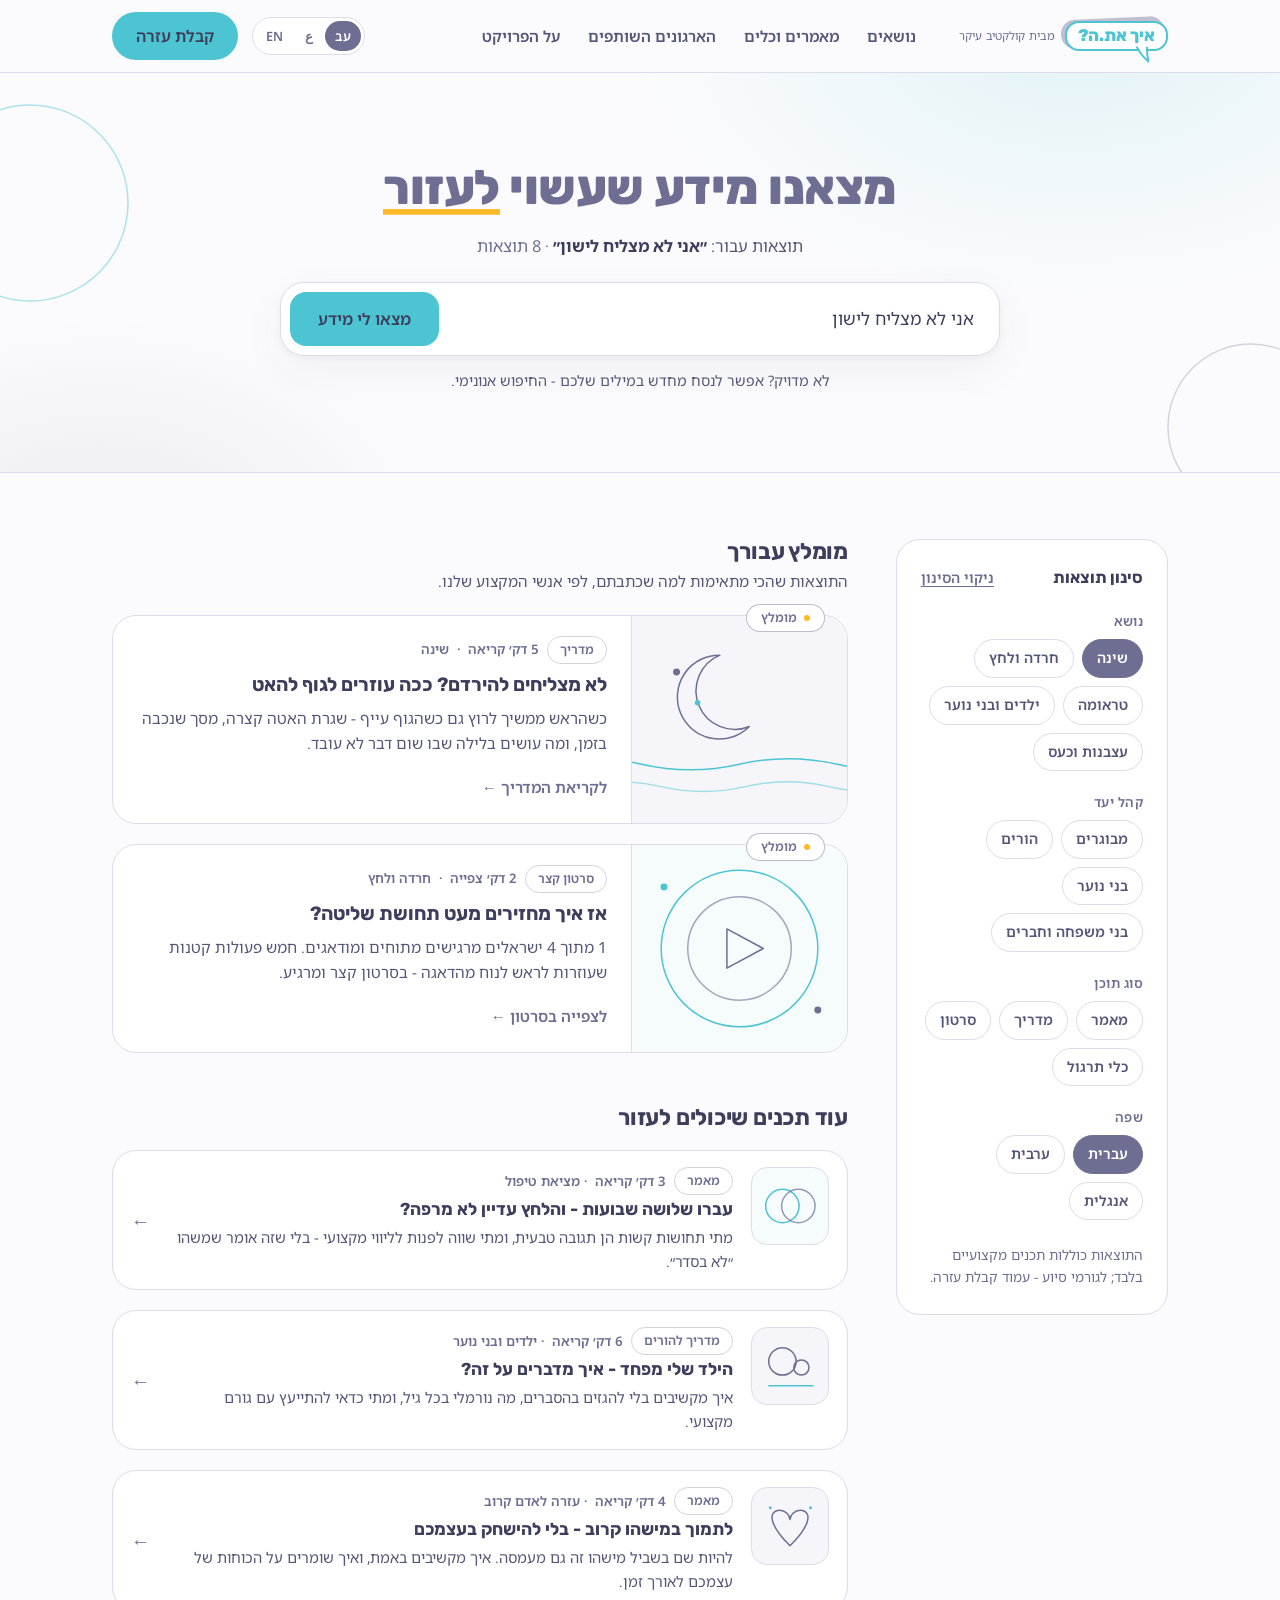
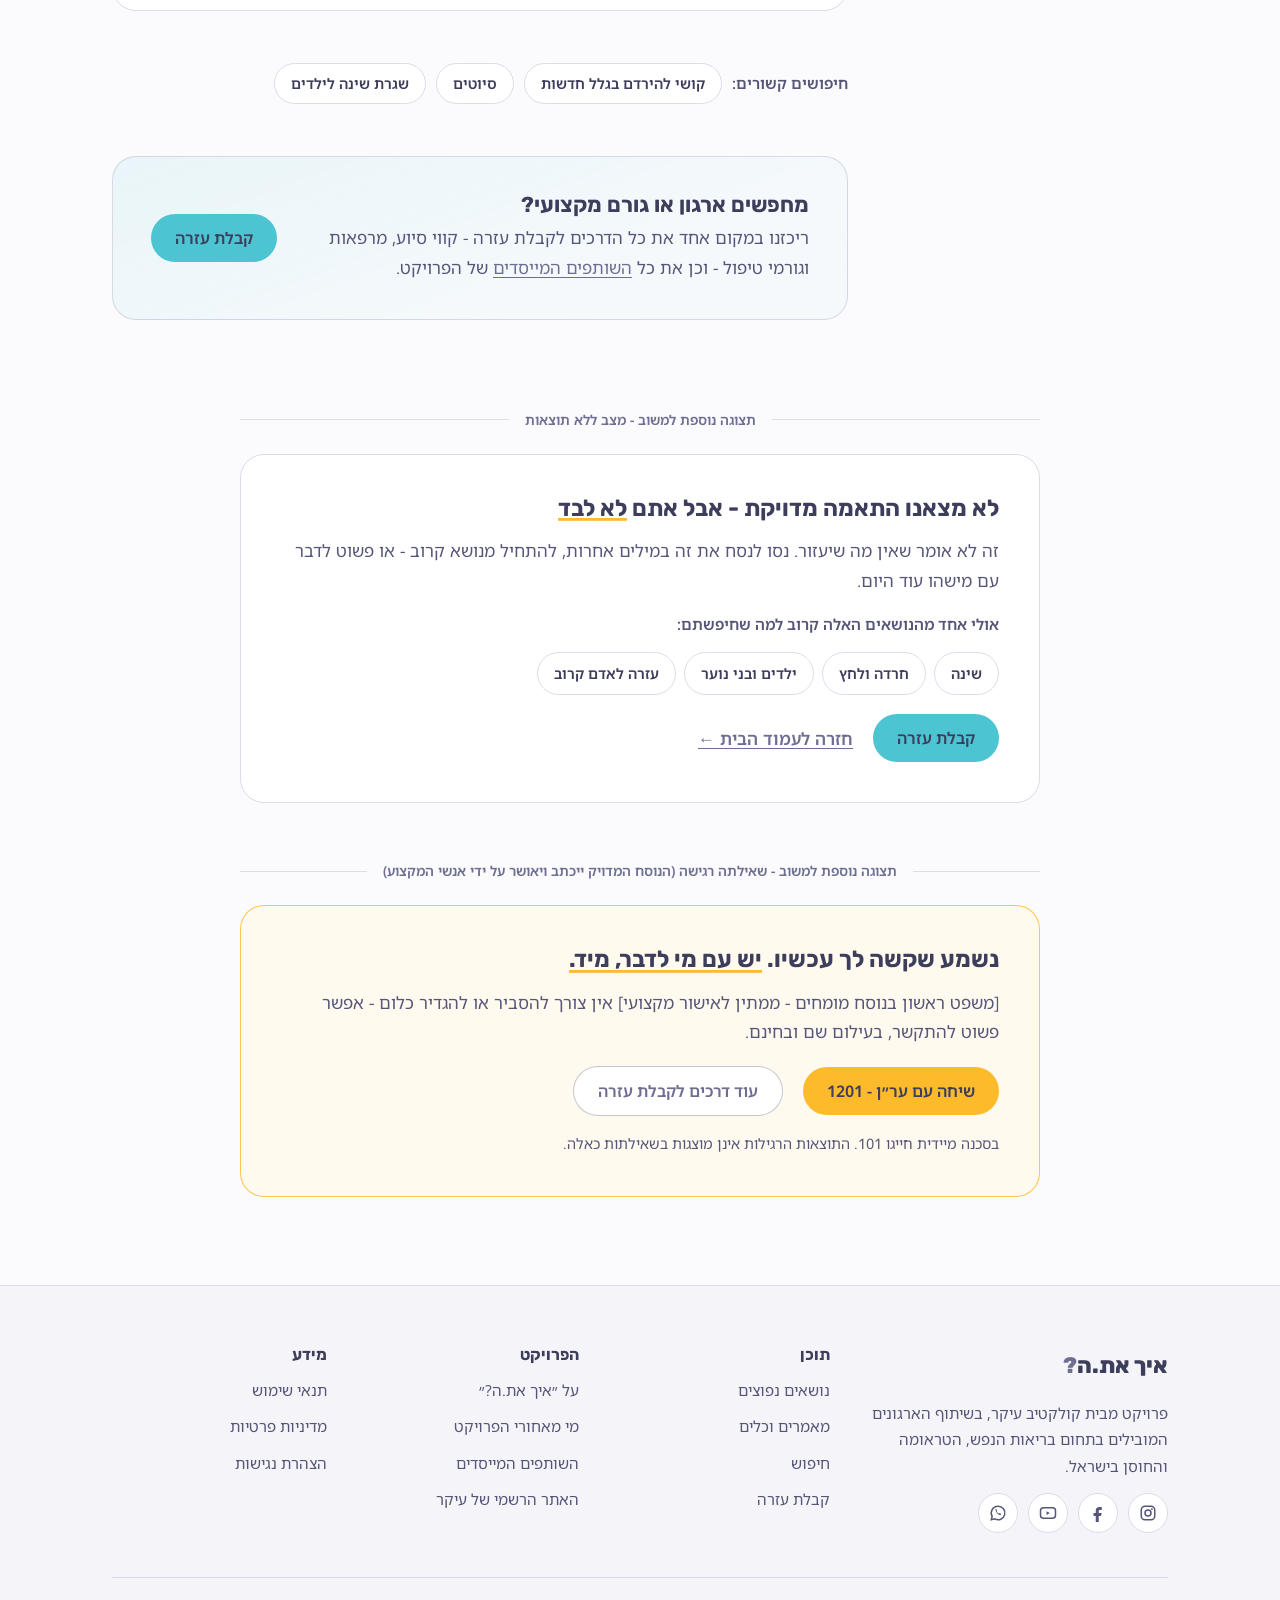
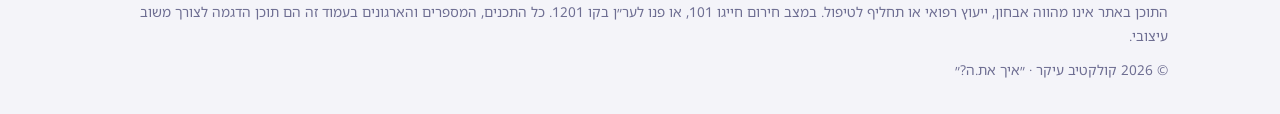
<file: v1/search.html>
<!doctype html>
<html lang="he" dir="rtl">
<head>
<meta charset="utf-8">
<meta name="viewport" content="width=device-width, initial-scale=1">
<meta name="robots" content="noindex">
<title>תוצאות חיפוש - איך את.ה?</title>
<meta name="description" content="תוצאות חיפוש: מידע מקצועי, מדריכים וכלים שיכולים לעזור - לפי מה שכתבתם. פרויקט מבית קולקטיב עיקר.">
<link rel="preconnect" href="https://fonts.googleapis.com">
<link rel="preconnect" href="https://fonts.gstatic.com" crossorigin>
<link rel="stylesheet" href="https://fonts.googleapis.com/css2?family=Rubik:wght@700;800&family=Noto+Sans+Hebrew:wght@400;600&display=swap">
<link rel="stylesheet" href="css/b.css">
<link rel="icon" type="image/svg+xml" href="data:image/svg+xml,%3Csvg xmlns=%22http://www.w3.org/2000/svg%22 viewBox=%220 0 32 32%22%3E%3Crect x=%224.5%22 y=%225.5%22 width=%2226%22 height=%2220%22 rx=%227%22 fill=%22%23c6c6d6%22/%3E%3Crect x=%221.5%22 y=%222.5%22 width=%2226%22 height=%2220%22 rx=%227%22 fill=%22%23fff%22 stroke=%22%234cc4d2%22 stroke-width=%222%22/%3E%3Cpath d=%22M13 21.5 C14 25 16 28 19.5 30.5 C17 26.5 16.5 24 16.5 21.5 Z%22 fill=%22%23fff%22 stroke=%22%234cc4d2%22 stroke-width=%221.5%22/%3E%3Ctext x=%2214.5%22 y=%2219%22 font-family=%22Arial,sans-serif%22 font-size=%2216%22 font-weight=%22bold%22 fill=%22%234cc4d2%22 text-anchor=%22middle%22%3E?%3C/text%3E%3C/svg%3E">
<style>
/* ---------- search.html page styles ---------- */

/* results hero - light tinted band, the search stays on top */
.results-hero {
  position: relative; overflow: hidden;
  border-bottom: 1px solid var(--line);
  padding-block: clamp(52px, 7vw, 88px) clamp(48px, 6.5vw, 78px);
}
.results-air {
  position: absolute; inset: 0; pointer-events: none;
  background:
    radial-gradient(42rem 26rem at 84% -12%, rgba(76, 196, 210, 0.14), transparent 66%),
    radial-gradient(34rem 22rem at 8% 116%, rgba(110, 110, 146, 0.1), transparent 62%);
}
.results-hero .container {
  position: relative; display: grid; gap: 16px;
  max-width: 860px; text-align: center; justify-items: center;
}
.results-hero h1 {
  font-size: clamp(1.9rem, 5.2vw, 3rem);
  font-weight: 800; letter-spacing: -0.01em;
}
.results-query { color: var(--ink-soft); font-size: 1.02rem; }
.results-query b { color: var(--ink); }
.results-query .count { color: var(--lilac); }
.results-hero .search-form { width: 100%; max-width: 720px; margin-top: 6px; }

/* layout: filters beside the results */
.results-section { padding-block: clamp(40px, 5.5vw, 66px) clamp(52px, 7vw, 88px); }
.results-layout {
  display: grid; grid-template-columns: 272px minmax(0, 1fr);
  gap: clamp(28px, 4vw, 48px); align-items: start;
}
.results-list { display: grid; gap: clamp(36px, 5vw, 52px); min-width: 0; }
.result-block { display: grid; gap: 20px; }
.result-block header { display: grid; gap: 4px; }
.result-block h2 { font-size: 1.4rem; letter-spacing: -0.01em; }
.block-sub { color: var(--ink-soft); font-size: 0.95rem; }

/* filters */
.filters-fold summary { display: none; }
.filter-panel {
  display: grid; gap: 24px;
  background: var(--card); border: 1px solid var(--line);
  border-radius: var(--r); padding: 26px 24px;
}
.filters-head { display: flex; align-items: baseline; justify-content: space-between; gap: 12px; }
.filters-head h2 { font-size: 1.02rem; }
.link-btn {
  background: none; border: 0; padding: 0;
  color: var(--plum); font-weight: 600; font-size: 0.88rem;
  text-decoration: underline; text-underline-offset: 3px;
}
.filter-group { display: grid; gap: 10px; }
.filter-group h3 {
  font-family: var(--f-body); font-weight: 600;
  font-size: 0.82rem; color: var(--lilac); letter-spacing: 0.02em;
}
.filter-opts { display: flex; flex-wrap: wrap; gap: 8px; }
.filter-opt {
  background: var(--card); color: var(--ink-soft);
  border: 1px solid var(--line); border-radius: 999px;
  padding: 6px 14px; font-size: 0.88rem; font-weight: 600;
  transition: border-color .12s ease, background .12s ease, color .12s ease;
}
.filter-opt:hover { border-color: var(--plum); color: var(--plum); }
.filter-opt[aria-pressed="true"] { background: var(--plum); border-color: var(--plum); color: #fff; }
.filter-note { color: var(--lilac); font-size: 0.85rem; line-height: 1.6; }
.sum-note { color: var(--lilac); font-weight: 600; font-size: 0.85rem; margin-inline-start: auto; }

/* recommended - horizontal result rows */
.rec-card { position: relative; flex-direction: row; align-items: stretch; overflow: visible; }
.rec-card .card-art {
  flex: 0 0 216px; height: auto; min-height: 172px;
  border-bottom: 0; border-inline-end: 1px solid var(--line);
  border-start-start-radius: var(--r); border-end-start-radius: var(--r);
  overflow: hidden;
}
.rec-card .card-art svg { position: absolute; inset: 0; width: 100%; height: 100%; }
.rec-card .card-body { padding: 20px 24px 22px; }
.rec-flag {
  position: absolute; top: -12px; inset-inline-start: 22px; z-index: 1;
  display: inline-flex; align-items: center; gap: 7px;
  background: var(--card); color: var(--plum);
  border: 1px solid rgba(110, 110, 146, 0.45); border-radius: 999px;
  padding: 2px 14px; font-size: 0.78rem; font-weight: 600;
}
.rec-flag::before {
  content: ""; width: 6px; height: 6px; border-radius: 50%;
  background: var(--amber); flex-shrink: 0;
}

/* compact secondary result rows */
.mini-card { flex-direction: row; align-items: center; gap: 18px; padding: 16px 18px; }
.mini-art {
  width: 78px; height: 78px; flex: 0 0 78px; align-self: flex-start;
  border-radius: 16px; overflow: hidden; border: 1px solid var(--line);
  display: grid;
}
.mini-art svg { width: 100%; height: 100%; }
.mini-card .card-body { padding: 0; gap: 5px; }
.mini-card h3 { font-size: 1.08rem; }
.mini-card .excerpt { font-size: 0.92rem; }
.mini-cta {
  color: var(--plum); font-weight: 600; font-size: 1.2rem;
  padding-inline-start: 4px; flex-shrink: 0;
}

/* related searches */
.related-row {
  display: flex; flex-wrap: wrap; align-items: center; gap: 10px;
  color: var(--ink-soft); font-size: 0.95rem; font-weight: 600;
}
.related-row .chip { padding: 7px 16px; font-size: 0.9rem; }

/* routing strip to help + partners */
.help-strip {
  display: flex; align-items: center; justify-content: space-between;
  gap: 18px 28px; flex-wrap: wrap;
  padding: clamp(24px, 3.4vw, 36px) clamp(24px, 3.6vw, 38px);
}
.help-strip h2 { font-size: 1.35rem; }
.help-strip .txt { display: grid; gap: 6px; flex: 1 1 22em; max-width: 36em; }
.help-strip .btn { flex-shrink: 0; }

/* design-state demos: empty state + sensitive query */
.demo-section { padding-block: 0 clamp(52px, 7vw, 88px); }
.demo-wrap { max-width: 800px; margin-inline: auto; display: grid; gap: 22px; }
.demo-divider {
  display: flex; align-items: center; gap: 16px; text-align: center;
  color: var(--lilac); font-weight: 600; font-size: 0.85rem;
}
.demo-divider::before, .demo-divider::after {
  content: ""; flex: 1; height: 1px; background: var(--line);
}
.noresults { padding: clamp(28px, 4vw, 40px) clamp(24px, 4vw, 40px); }
.noresults h2 { font-size: 1.45rem; }
.noresults > p { max-width: 42em; }
.noresults .chip-row { justify-content: flex-start; gap: 8px; }
.noresults .chip { padding: 8px 16px; font-size: 0.9rem; }
.nr-lead { font-weight: 600; color: var(--ink); font-size: 0.95rem; }
.nr-actions { display: flex; align-items: center; gap: 20px; flex-wrap: wrap; margin-top: 4px; }
.nr-actions a { font-weight: 600; }

/* sensitive query state - safety beats style purity: amber, with ink text */
.sensitive {
  border-color: rgba(253, 186, 43, 0.8);
  background: linear-gradient(0deg, rgba(253, 186, 43, 0.08), rgba(253, 186, 43, 0.08)), var(--card);
}
.btn-amber { background: var(--amber); color: var(--ink); }
.btn-amber:hover { background: #f3ad14; box-shadow: 0 8px 22px rgba(253, 186, 43, 0.35); }
.btn-outline {
  background: var(--card); color: var(--plum);
  border: 1px solid rgba(110, 110, 146, 0.4);
}
.btn-outline:hover { border-color: var(--plum); background: rgba(76, 196, 210, 0.08); }

/* responsive */
@media (max-width: 960px) {
  .results-layout { grid-template-columns: 1fr; }
  .filters-fold {
    background: var(--card); border: 1px solid var(--line);
    border-radius: 20px;
  }
  .filters-fold summary {
    display: flex; align-items: center; gap: 12px;
    padding: 15px 20px; font-weight: 600; cursor: pointer; list-style: none;
  }
  .filters-fold summary::-webkit-details-marker { display: none; }
  .filters-fold .chev { color: var(--ink-soft); flex-shrink: 0; transition: transform .15s ease; }
  .filters-fold[open] .chev { transform: rotate(180deg); }
  .filter-panel { background: transparent; border: 0; border-radius: 0; padding: 2px 20px 20px; gap: 20px; }
  .filters-head { justify-content: flex-end; }
  .filters-head h2 { display: none; }
}
@media (max-width: 720px) {
  .rec-card { flex-direction: column; }
  .rec-card .card-art {
    flex: initial; height: 128px; min-height: 0;
    border-inline-end: 0; border-bottom: 1px solid var(--line);
    border-radius: var(--r) var(--r) 0 0;
  }
  .mini-art { width: 62px; height: 62px; flex-basis: 62px; }
  .mini-cta { display: none; }
}
</style>
</head>
<body>
<!-- SHELL:HEADER START -->
<a class="skip-link" href="#main">דילוג לתוכן</a>
<header class="topbar">
  <div class="container">
    <a class="brand" href="index.html"><span class="brand-bubble"><span class="brand-name">איך את.ה<span class="brand-q">?</span></span><svg class="tail" viewBox="0 0 22 18" aria-hidden="true"><path d="M5 0 H15 V2.6 C14.8 8 15.4 12 16.5 16.5 C11.5 12.5 8 8 5 2.6 Z" fill="#fff"/><path d="M5 2.4 C8 8 11.5 12.5 16.5 16.5 C15.4 12 14.8 8 15 2.4" fill="none" stroke="currentColor" stroke-width="2" stroke-linecap="round" stroke-linejoin="round"/></svg></span> <small>מבית קולקטיב עיקר</small></a>
    <nav class="topnav" aria-label="ניווט ראשי">
      <a href="index.html#topics">נושאים</a>
      <a href="index.html#featured">מאמרים וכלים</a>
      <a href="partners.html">הארגונים השותפים</a>
      <a href="about.html">על הפרויקט</a>
    </nav>
    <div class="topbar-side">
      <div class="lang-switch" role="group" aria-label="בחירת שפה (עברית, ערבית, אנגלית)" title="האתר יתמוך בעברית, ערבית ואנגלית; המעבר בין השפות ייבנה בשלב הפיתוח">
        <span aria-current="true">עב</span><span lang="ar">ع</span><span lang="en">EN</span>
      </div>
      <a class="btn btn-teal" href="help.html">קבלת עזרה</a>
      <button class="menu-toggle" data-menu-toggle aria-controls="mobileNav" aria-expanded="false" aria-label="פתיחת תפריט">
        <svg width="20" height="20" viewBox="0 0 20 20" aria-hidden="true"><path d="M2 5h16M2 10h16M2 15h16" stroke="currentColor" stroke-width="2" stroke-linecap="round"/></svg>
      </button>
    </div>
  </div>
  <nav class="mobile-nav" id="mobileNav" aria-label="ניווט ראשי - מובייל">
    <a href="index.html#topics">נושאים</a>
    <a href="index.html#featured">מאמרים וכלים</a>
    <a href="partners.html">הארגונים השותפים</a>
    <a href="about.html">על הפרויקט</a>
    <a href="help.html">קבלת עזרה</a>
  </nav>
</header>
<!-- SHELL:HEADER END -->

<main id="main" data-page="search">

  <!-- results hero: the search stays on top, with the query preserved -->
  <section class="results-hero">
    <div class="results-air" aria-hidden="true"></div>
    <div class="hero-rings" aria-hidden="true">
      <svg style="inset-inline-end:-70px; top:30px;" width="200" height="200" viewBox="0 0 200 200" fill="none">
        <circle cx="100" cy="100" r="98" stroke="#4cc4d2" stroke-width="1.5" opacity=".45"/>
      </svg>
      <svg style="inset-inline-start:-56px; bottom:-40px;" width="170" height="170" viewBox="0 0 170 170" fill="none">
        <circle cx="85" cy="85" r="83" stroke="#6e6e92" stroke-width="1.5" opacity=".28"/>
      </svg>
    </div>
    <div class="container">
      <h1>מצאנו מידע שעשוי <span class="u-amber">לעזור</span></h1>
      <p class="results-query">תוצאות עבור: <b>״אני לא מצליח לישון״</b> <span class="count">· 8 תוצאות</span></p>
      <form class="search-form" action="search.html" method="get" role="search">
        <div class="search-box">
          <input type="text" name="q" value="אני לא מצליח לישון"
                 aria-label="מה עובר עליכם? אפשר לשנות את הניסוח ולחפש שוב">
          <button class="btn btn-teal" type="submit">מצאו לי מידע</button>
        </div>
        <p class="search-hint">לא מדויק? אפשר לנסח מחדש במילים שלכם - החיפוש אנונימי.</p>
      </form>
    </div>
  </section>

  <section class="section results-section">
    <div class="container">
      <div class="results-layout">

        <!-- filters -->
        <aside class="filters" aria-label="סינון תוצאות">
          <details class="filters-fold" open>
            <summary>
              <span>סינון תוצאות</span>
              <span class="sum-note">פעילים: שינה · עברית</span>
              <svg class="chev" width="16" height="16" viewBox="0 0 16 16" aria-hidden="true"><path d="M3 6l5 5 5-5" fill="none" stroke="currentColor" stroke-width="2" stroke-linecap="round" stroke-linejoin="round"/></svg>
            </summary>
            <div class="filter-panel">
              <div class="filters-head">
                <h2>סינון תוצאות</h2>
                <button class="link-btn" type="button">ניקוי הסינון</button>
              </div>
              <div class="filter-group">
                <h3>נושא</h3>
                <div class="filter-opts">
                  <button class="filter-opt" type="button" aria-pressed="true">שינה</button>
                  <button class="filter-opt" type="button" aria-pressed="false">חרדה ולחץ</button>
                  <button class="filter-opt" type="button" aria-pressed="false">טראומה</button>
                  <button class="filter-opt" type="button" aria-pressed="false">ילדים ובני נוער</button>
                  <button class="filter-opt" type="button" aria-pressed="false">עצבנות וכעס</button>
                </div>
              </div>
              <div class="filter-group">
                <h3>קהל יעד</h3>
                <div class="filter-opts">
                  <button class="filter-opt" type="button" aria-pressed="false">מבוגרים</button>
                  <button class="filter-opt" type="button" aria-pressed="false">הורים</button>
                  <button class="filter-opt" type="button" aria-pressed="false">בני נוער</button>
                  <button class="filter-opt" type="button" aria-pressed="false">בני משפחה וחברים</button>
                </div>
              </div>
              <div class="filter-group">
                <h3>סוג תוכן</h3>
                <div class="filter-opts">
                  <button class="filter-opt" type="button" aria-pressed="false">מאמר</button>
                  <button class="filter-opt" type="button" aria-pressed="false">מדריך</button>
                  <button class="filter-opt" type="button" aria-pressed="false">סרטון</button>
                  <button class="filter-opt" type="button" aria-pressed="false">כלי תרגול</button>
                </div>
              </div>
              <div class="filter-group">
                <h3>שפה</h3>
                <div class="filter-opts">
                  <button class="filter-opt" type="button" aria-pressed="true">עברית</button>
                  <button class="filter-opt" type="button" aria-pressed="false">ערבית</button>
                  <button class="filter-opt" type="button" aria-pressed="false">אנגלית</button>
                </div>
              </div>
              <p class="filter-note">התוצאות כוללות תכנים מקצועיים בלבד; לגורמי סיוע - עמוד קבלת עזרה.</p>
            </div>
          </details>
        </aside>

        <!-- results -->
        <div class="results-list">

          <!-- recommended -->
          <section class="result-block" aria-labelledby="rec-title">
            <header>
              <h2 id="rec-title">מומלץ עבורך</h2>
              <p class="block-sub">התוצאות שהכי מתאימות למה שכתבתם, לפי אנשי המקצוע שלנו.</p>
            </header>

            <a class="card rec-card" href="article.html">
              <span class="rec-flag">מומלץ</span>
              <div class="card-art art-b" aria-hidden="true">
                <svg viewBox="0 0 400 148" fill="none" preserveAspectRatio="xMidYMid slice">
                  <path d="M186 28 a30 30 0 1 0 21 51 a25 25 0 0 1 -21 -51 Z" stroke="#6e6e92" stroke-width="1.5" stroke-linejoin="round" vector-effect="non-scaling-stroke"/>
                  <path d="M60 106 Q95 98 130 106 T200 106 T270 106 T340 106" stroke="#4cc4d2" stroke-width="1.5" vector-effect="non-scaling-stroke"/>
                  <path d="M84 122 Q114 115 144 122 T204 122 T264 122 T324 122" stroke="#4cc4d2" stroke-width="1.5" opacity=".5" vector-effect="non-scaling-stroke"/>
                  <circle cx="155" cy="40" r="2.5" fill="#6e6e92"/>
                  <circle cx="170" cy="62" r="2" fill="#4cc4d2"/>
                </svg>
              </div>
              <div class="card-body">
                <div class="card-meta"><span class="tag">מדריך</span><span>5 דק׳ קריאה</span><span>·</span><span>שינה</span></div>
                <h3>לא מצליחים להירדם? ככה עוזרים לגוף להאט</h3>
                <p class="excerpt">כשהראש ממשיך לרוץ גם כשהגוף עייף - שגרת האטה קצרה, מסך שנכבה בזמן, ומה עושים בלילה שבו שום דבר לא עובד.</p>
                <span class="card-cta">לקריאת המדריך ←</span>
              </div>
            </a>

            <a class="card rec-card" href="article.html">
              <span class="rec-flag">מומלץ</span>
              <div class="card-art art-a" aria-hidden="true">
                <svg viewBox="0 0 400 148" fill="none" preserveAspectRatio="xMidYMid slice">
                  <circle cx="200" cy="74" r="56" stroke="#4cc4d2" stroke-width="1.5" vector-effect="non-scaling-stroke"/>
                  <circle cx="200" cy="74" r="37" stroke="#6e6e92" stroke-width="1.5" opacity=".6" vector-effect="non-scaling-stroke"/>
                  <path d="M191 60 L217 74 L191 88 Z" stroke="#6e6e92" stroke-width="1.5" stroke-linejoin="round" vector-effect="non-scaling-stroke"/>
                  <circle cx="146" cy="30" r="2.5" fill="#4cc4d2"/>
                  <circle cx="256" cy="118" r="2.5" fill="#6e6e92"/>
                </svg>
              </div>
              <div class="card-body">
                <div class="card-meta"><span class="tag">סרטון קצר</span><span>2 דק׳ צפייה</span><span>·</span><span>חרדה ולחץ</span></div>
                <h3>אז איך מחזירים מעט תחושת שליטה?</h3>
                <p class="excerpt">1 מתוך 4 ישראלים מרגישים מתוחים ומודאגים. חמש פעולות קטנות שעוזרות לראש לנוח מהדאגה - בסרטון קצר ומרגיע.</p>
                <span class="card-cta">לצפייה בסרטון ←</span>
              </div>
            </a>

          </section>

          <!-- more content -->
          <section class="result-block" aria-labelledby="more-title">
            <header>
              <h2 id="more-title">עוד תכנים שיכולים לעזור</h2>
            </header>

            <a class="card mini-card" href="article.html">
              <span class="mini-art art-a" aria-hidden="true">
                <svg viewBox="0 0 100 100" fill="none" preserveAspectRatio="xMidYMid slice">
                  <circle cx="40" cy="50" r="22" stroke="#4cc4d2" stroke-width="1.5" vector-effect="non-scaling-stroke"/>
                  <circle cx="61" cy="50" r="22" stroke="#6e6e92" stroke-width="1.5" opacity=".7" vector-effect="non-scaling-stroke"/>
                </svg>
              </span>
              <span class="card-body">
                <span class="card-meta"><span class="tag">מאמר</span><span>3 דק׳ קריאה</span><span>· מציאת טיפול</span></span>
                <h3>עברו שלושה שבועות - והלחץ עדיין לא מרפה?</h3>
                <span class="excerpt">מתי תחושות קשות הן תגובה טבעית, ומתי שווה לפנות לליווי מקצועי - בלי שזה אומר שמשהו ״לא בסדר״.</span>
              </span>
              <span class="mini-cta" aria-hidden="true">←</span>
            </a>

            <a class="card mini-card" href="article.html">
              <span class="mini-art art-b" aria-hidden="true">
                <svg viewBox="0 0 100 100" fill="none" preserveAspectRatio="xMidYMid slice">
                  <circle cx="40" cy="44" r="18" stroke="#6e6e92" stroke-width="1.5" vector-effect="non-scaling-stroke"/>
                  <circle cx="65" cy="52" r="10" stroke="#6e6e92" stroke-width="1.5" vector-effect="non-scaling-stroke"/>
                  <path d="M22 76 H80" stroke="#4cc4d2" stroke-width="1.5" stroke-linecap="round" vector-effect="non-scaling-stroke"/>
                </svg>
              </span>
              <span class="card-body">
                <span class="card-meta"><span class="tag">מדריך להורים</span><span>6 דק׳ קריאה</span><span>· ילדים ובני נוער</span></span>
                <h3>הילד שלי מפחד - איך מדברים על זה?</h3>
                <span class="excerpt">איך מקשיבים בלי להגזים בהסברים, מה נורמלי בכל גיל, ומתי כדאי להתייעץ עם גורם מקצועי.</span>
              </span>
              <span class="mini-cta" aria-hidden="true">←</span>
            </a>

            <a class="card mini-card" href="article.html">
              <span class="mini-art art-b" aria-hidden="true">
                <svg viewBox="0 0 100 100" fill="none" preserveAspectRatio="xMidYMid slice">
                  <path d="M50 76 C28.5 55 18.5 34 33.5 29.5 C44 27.3 50 37 50 41.5 C50 37 56 27.3 66.5 29.5 C81.5 34 71.5 55 50 76 Z" stroke="#6e6e92" stroke-width="1.5" stroke-linejoin="round" vector-effect="non-scaling-stroke"/>
                  <circle cx="24" cy="26" r="2" fill="#4cc4d2"/>
                  <circle cx="77" cy="26" r="2" fill="#4cc4d2"/>
                </svg>
              </span>
              <span class="card-body">
                <span class="card-meta"><span class="tag">מאמר</span><span>4 דק׳ קריאה</span><span>· עזרה לאדם קרוב</span></span>
                <h3>לתמוך במישהו קרוב - בלי להישחק בעצמכם</h3>
                <span class="excerpt">להיות שם בשביל מישהו זה גם מעמסה. איך מקשיבים באמת, ואיך שומרים על הכוחות של עצמכם לאורך זמן.</span>
              </span>
              <span class="mini-cta" aria-hidden="true">←</span>
            </a>
          </section>

          <!-- related searches -->
          <div class="related-row">
            <span>חיפושים קשורים:</span>
            <a class="chip" href="search.html?q=קושי להירדם בגלל חדשות">קושי להירדם בגלל חדשות</a>
            <a class="chip" href="search.html?q=סיוטים">סיוטים</a>
            <a class="chip" href="search.html?q=שגרת שינה לילדים">שגרת שינה לילדים</a>
          </div>

          <!-- routing to help + founding partners -->
          <div class="panel panel-teal help-strip">
            <div class="txt">
              <h2>מחפשים ארגון או גורם מקצועי?</h2>
              <p>ריכזנו במקום אחד את כל הדרכים לקבלת עזרה - קווי סיוע, מרפאות וגורמי טיפול - וכן את כל <a href="partners.html">השותפים המייסדים</a> של הפרויקט.</p>
            </div>
            <a class="btn btn-teal" href="help.html">קבלת עזרה</a>
          </div>

        </div>
      </div>
    </div>
  </section>

  <!-- design-state demo: the empty state (never a blank page) -->
  <section class="section demo-section" aria-label="תצוגת עיצוב - מצב ללא תוצאות">
    <div class="container">
      <div class="demo-wrap">
        <p class="demo-divider">תצוגה נוספת למשוב - מצב ללא תוצאות</p>
        <div class="panel noresults">
          <h2>לא מצאנו התאמה מדויקת - אבל אתם <span class="u-amber">לא לבד</span></h2>
          <p>זה לא אומר שאין מה שיעזור. נסו לנסח את זה במילים אחרות, להתחיל מנושא קרוב - או פשוט לדבר עם מישהו עוד היום.</p>
          <p class="nr-lead">אולי אחד מהנושאים האלה קרוב למה שחיפשתם:</p>
          <div class="chip-row">
            <a class="chip" href="search.html?q=שינה">שינה</a>
            <a class="chip" href="search.html?q=חרדה ולחץ">חרדה ולחץ</a>
            <a class="chip" href="search.html?q=ילדים ובני נוער">ילדים ובני נוער</a>
            <a class="chip" href="search.html?q=עזרה לאדם קרוב">עזרה לאדם קרוב</a>
          </div>
          <div class="nr-actions">
            <a class="btn btn-teal" href="help.html">קבלת עזרה</a>
            <a href="index.html">חזרה לעמוד הבית ←</a>
          </div>
        </div>

        <p class="demo-divider" style="margin-top:34px">תצוגה נוספת למשוב - שאילתה רגישה (הנוסח המדויק ייכתב ויאושר על ידי אנשי המקצוע)</p>
        <div class="panel noresults sensitive">
          <h2>נשמע שקשה לך עכשיו. <span class="u-amber">יש עם מי לדבר, מיד.</span></h2>
          <p>[משפט ראשון בנוסח מומחים - ממתין לאישור מקצועי] אין צורך להסביר או להגדיר כלום - אפשר פשוט להתקשר, בעילום שם ובחינם.</p>
          <div class="nr-actions">
            <a class="btn btn-amber" href="tel:1201">שיחה עם ער״ן - 1201</a>
            <a class="btn btn-outline" href="help.html">עוד דרכים לקבלת עזרה</a>
          </div>
          <p class="muted small" style="margin:0">בסכנה מיידית חייגו 101. התוצאות הרגילות אינן מוצגות בשאילתות כאלה.</p>
        </div>
      </div>
    </div>
  </section>

</main>

<script>
  /* mockup-only: start with the filter panel folded on small screens */
  if (window.matchMedia && window.matchMedia("(max-width: 960px)").matches) {
    var f = document.querySelector(".filters-fold");
    if (f) f.removeAttribute("open");
  }
</script>

<!-- SHELL:FOOTER START -->
<footer class="footer">
  <div class="container">
    <div class="footer-grid">
      <div class="footer-about">
        <a class="brand" href="index.html"><span class="brand-name">איך את.ה<span class="brand-q">?</span></span></a>
        <p>פרויקט מבית קולקטיב עיקר, בשיתוף הארגונים המובילים בתחום בריאות הנפש, הטראומה והחוסן בישראל.</p>
        <div class="social-row" aria-label="רשתות חברתיות">
          <a href="#" aria-label="אינסטגרם"><svg width="18" height="18" viewBox="0 0 24 24" fill="none" aria-hidden="true"><rect x="3" y="3" width="18" height="18" rx="5" stroke="currentColor" stroke-width="2"/><circle cx="12" cy="12" r="4" stroke="currentColor" stroke-width="2"/><circle cx="17.2" cy="6.8" r="1.3" fill="currentColor"/></svg></a>
          <a href="#" aria-label="פייסבוק"><svg width="18" height="18" viewBox="0 0 24 24" fill="none" aria-hidden="true"><path d="M14 8h3V4h-3a5 5 0 0 0-5 5v3H6v4h3v8h4v-8h3l1-4h-4V9a1 1 0 0 1 1-1Z" fill="currentColor"/></svg></a>
          <a href="#" aria-label="יוטיוב"><svg width="18" height="18" viewBox="0 0 24 24" fill="none" aria-hidden="true"><rect x="2" y="5" width="20" height="14" rx="4" stroke="currentColor" stroke-width="2"/><path d="M10 9.5v5l4.5-2.5L10 9.5Z" fill="currentColor"/></svg></a>
          <a href="#" aria-label="וואטסאפ"><svg width="18" height="18" viewBox="0 0 24 24" fill="none" aria-hidden="true"><path d="M12 3a9 9 0 0 0-7.8 13.5L3 21l4.7-1.2A9 9 0 1 0 12 3Z" stroke="currentColor" stroke-width="2"/><path d="M9 8.5c.5 3 3.5 6 6.5 6.5l.5-2-2-1-1 .8c-1-.5-2.3-1.8-2.8-2.8l.8-1-1-2-2 .5Z" fill="currentColor"/></svg></a>
        </div>
      </div>
      <nav aria-label="ניווט - תוכן">
        <h3>תוכן</h3>
        <ul>
          <li><a href="index.html#topics">נושאים נפוצים</a></li>
          <li><a href="index.html#featured">מאמרים וכלים</a></li>
          <li><a href="search.html">חיפוש</a></li>
          <li><a href="help.html">קבלת עזרה</a></li>
        </ul>
      </nav>
      <nav aria-label="ניווט - הפרויקט">
        <h3>הפרויקט</h3>
        <ul>
          <li><a href="about.html">על ״איך את.ה?״</a></li>
          <li><a href="about.html#eiker">מי מאחורי הפרויקט</a></li>
          <li><a href="partners.html">השותפים המייסדים</a></li>
          <li><a href="https://www.icarcollective.org/he/" rel="external">האתר הרשמי של עיקר</a></li>
        </ul>
      </nav>
      <nav aria-label="ניווט - מידע">
        <h3>מידע</h3>
        <ul>
          <li><a href="#">תנאי שימוש</a></li>
          <li><a href="#">מדיניות פרטיות</a></li>
          <li><a href="#">הצהרת נגישות</a></li>
        </ul>
      </nav>
    </div>
    <div class="footer-note">
      <span>התוכן באתר אינו מהווה אבחון, ייעוץ רפואי או תחליף לטיפול. במצב חירום חייגו 101, או פנו לער״ן בקו 1201. כל התכנים, המספרים והארגונים בעמוד זה הם תוכן הדגמה לצורך משוב עיצובי.</span>
      <span>© 2026 קולקטיב עיקר · ״איך את.ה?״</span>
    </div>
  </div>
</footer>
<script src="js/b.js"></script>
<!-- SHELL:FOOTER END -->
</body>
</html>
</file>
<file: css/b.css>
/* =========================================================
   איך את.ה? - Direction B: "אוויר"
   All-light, clinic-grade Scandinavian calm.
   Near-white cool paper, typography in the brand purple family
   (headings in the swatch purple itself), turquoise fills, amber punctuation.
   ========================================================= */
:root {
  --ink: #3d3d5c;        /* deep cut of the brand purple - body text (10.8:1 on paper, 5.2:1 on turquoise fills) */
  --ink-soft: #6e6e92;    /* ONE secondary tone = the swatch purple; no in-between steps */
  --lilac: #6e6e92;
  --line: #dcdcea;
  --paper: #fbfbfd;
  --card: #ffffff;
  --tint: #f4f4f9;
  --teal: #4cc4d2;        /* brand turquoise - fills with ink text, decorative lines; never text on light */
  --teal-deep: #35aebd;   /* pressed/hover state of a turquoise fill */
  --plum: #6e6e92;        /* brand purple - the interactive/accent color on light (AA 4.8:1) */
  --amber: #fdba2b;       /* punctuation + the high-significance CTA (קבלת עזרה) */
  --focus: #6e6e92;

  --f-display: "Rubik", "Arial Hebrew", Arial, sans-serif;
  --f-body: "Noto Sans Hebrew", "Arial Hebrew", Arial, sans-serif;

  --r: 24px;
  --shadow-soft: 0 2px 6px rgba(61, 61, 92, 0.04), 0 14px 40px rgba(61, 61, 92, 0.06);
  --container: 1120px;
}

* { box-sizing: border-box; }
html { scroll-behavior: smooth; }
@media (prefers-reduced-motion: reduce) {
  html { scroll-behavior: auto; }
  *, *::before, *::after { animation: none !important; transition: none !important; }
}

body {
  margin: 0;
  background: var(--paper);
  color: var(--ink);
  font-family: var(--f-body);
  font-size: 1.0625rem;
  line-height: 1.75;
  font-weight: 400;
  -webkit-font-smoothing: antialiased;
  text-rendering: optimizeLegibility;
}

h1 { color: var(--plum); }
h1, h2, h3, h4 {
  font-family: var(--f-display);
  font-weight: 700;
  line-height: 1.14;
  margin: 0;
  text-wrap: balance;
}
p { margin: 0; }
a { color: var(--plum); text-decoration-thickness: 1px; text-underline-offset: 3px; }
a:hover { text-decoration-thickness: 2px; }
img, svg { max-width: 100%; display: block; }
button { font: inherit; cursor: pointer; }

:focus-visible {
  outline: 3px solid var(--focus);
  outline-offset: 3px;
  border-radius: 8px;
}

.container { max-width: var(--container); margin-inline: auto; padding-inline: clamp(18px, 4vw, 32px); }

.skip-link {
  position: absolute; inset-inline-start: 12px; top: -60px;
  background: var(--amber); color: var(--ink); font-weight: 600;
  padding: 10px 18px; border-radius: 12px; z-index: 100; transition: top .15s ease;
}
.skip-link:focus { top: 12px; }

/* the single amber "marked word" - a thin marker line under the word */
.u-amber {
  background: linear-gradient(0deg, var(--amber), var(--amber)) no-repeat;
  background-size: 100% 0.12em;
  background-position: 0 97%;
}
/* the lighter swatch purple as the accent word inside headings */
.accent { color: var(--plum); font-style: normal; }

/* ---------- header ---------- */
.topbar {
  position: sticky; top: 0; z-index: 50;
  background: rgba(251, 251, 253, 0.88);
  backdrop-filter: blur(10px);
  -webkit-backdrop-filter: blur(10px);
  border-bottom: 1px solid var(--line);
}
.topbar .container { display: flex; align-items: center; gap: 24px; min-height: 72px; }
.brand {
  display: flex; align-items: baseline; gap: 10px;
  font-family: var(--f-display); font-weight: 800; font-size: 1.3rem;
  color: var(--ink); text-decoration: none; white-space: nowrap;
}
.brand .brand-name { display: inline; }
.brand .brand-q { color: var(--plum); }
.brand small {
  font-family: var(--f-body); font-weight: 400; font-size: 0.72rem;
  color: var(--lilac); letter-spacing: 0.01em;
}

/* the campaign logo (תמוז identity): white speech bubble, teal outline and
   text, a soft lilac shape offset behind it, tail at the bottom-left.
   rebuilt in CSS until the client's vector file arrives - swap then. */
.topbar .brand { align-items: center; }
.brand-bubble {
  position: relative; display: inline-flex; align-items: center;
  padding: 5px 13px 6px; font-size: 1.05rem; line-height: 1.1;
}
.brand-bubble::before {
  content: ""; position: absolute; inset: 0; z-index: -2;
  background: rgba(110, 110, 146, 0.42); border-radius: 14px;
  transform: translate(-4px, -3px) rotate(-2.5deg);
}
.brand-bubble::after {
  content: ""; position: absolute; inset: 0; z-index: -1;
  background: #fff; border: 2px solid var(--teal); border-radius: 14px;
}
.brand-bubble .brand-name,
.brand-bubble .brand-q { color: var(--teal); }
.brand-bubble .tail {
  position: absolute; right: 14px; bottom: -12.5px;
  width: 22px; height: 18px; color: var(--teal); display: block;
}
.topnav { display: flex; align-items: center; gap: 2px; margin-inline-start: 6px; }
.topnav a {
  color: var(--ink-soft); text-decoration: none; font-weight: 600;
  padding: 8px 13px; border-radius: 999px; font-size: 0.95rem;
}
.topnav a:hover, .topnav a[aria-current="page"] { color: var(--plum); background: rgba(76, 196, 210, 0.1); }
.topbar-side { margin-inline-start: auto; display: flex; align-items: center; gap: 14px; }
.lang-switch {
  display: flex; gap: 2px; padding: 3px;
  border: 1px solid var(--line); border-radius: 999px; background: var(--card);
}
.lang-switch a, .lang-switch span {
  color: var(--ink-soft); text-decoration: none; font-size: 0.8rem; font-weight: 600;
  padding: 4px 10px; border-radius: 999px;
}
.lang-switch [aria-current="true"] { background: var(--plum); color: #fff; }
.lang-switch a:hover:not([aria-current="true"]) { color: var(--plum); }
/* mockup stage: only Hebrew is built, so the other languages are shown but inert */
.lang-switch span:not([aria-current="true"]) { color: var(--lilac); cursor: default; }

.btn {
  display: inline-flex; align-items: center; justify-content: center; gap: 8px;
  border: 0; border-radius: 999px; text-decoration: none;
  font-weight: 600; font-family: var(--f-body);
  padding: 10px 24px; font-size: 1rem;
  transition: transform .12s ease, box-shadow .12s ease, background .12s ease;
}
.btn:active { transform: translateY(1px); }
.btn-teal { background: var(--teal); color: var(--ink); }
.btn-teal:hover { background: var(--teal-deep); box-shadow: 0 8px 22px rgba(76, 196, 210, 0.35); }
.btn-amber { background: var(--amber); color: var(--ink); }
.btn-amber:hover { background: #f3ad14; box-shadow: 0 8px 22px rgba(253, 186, 43, 0.4); }

.menu-toggle { display: none; }

/* mobile drawer */
.mobile-nav {
  display: none;
  background: var(--paper);
  border-bottom: 1px solid var(--line);
  padding: 12px clamp(18px, 4vw, 32px) 20px;
}
.mobile-nav.open { display: grid; gap: 2px; }
.mobile-nav a {
  color: var(--ink-soft); text-decoration: none; font-weight: 600;
  padding: 11px 6px; border-radius: 10px;
}
.mobile-nav a:hover { color: var(--plum); }

/* ---------- hero ---------- */
.hero {
  position: relative; overflow: hidden;
  padding-block: clamp(52px, 8vw, 96px) clamp(36px, 4.5vw, 54px);
}
.hero-air {
  position: absolute; inset: 0; pointer-events: none;
  background:
    radial-gradient(46rem 30rem at 82% -6%, rgba(76, 196, 210, 0.16), transparent 68%),
    radial-gradient(40rem 28rem at 8% 104%, rgba(110, 110, 146, 0.11), transparent 66%);
  animation: air 12s ease-in-out infinite;
}
@keyframes air {
  0%, 100% { opacity: 0.75; }
  50% { opacity: 1; }
}
.hero-rings { position: absolute; inset: 0; pointer-events: none; }
.hero-rings svg { position: absolute; }
.hero .container { position: relative; display: grid; grid-template-columns: minmax(0, 1fr); gap: clamp(22px, 3vw, 30px); max-width: 880px; text-align: center; }
.hero h1 {
  font-size: clamp(3.1rem, 9.5vw, 5.6rem);
  font-weight: 800; letter-spacing: -0.02em; line-height: 1.08;
}
.hero h1 .brand-q { color: var(--plum); }
.hero .lede {
  font-size: clamp(1.08rem, 2.1vw, 1.3rem);
  color: var(--ink-soft); max-width: 33em; margin-inline: auto;
}
.hero .lede strong { color: var(--ink); font-weight: 600; }

/* the search - the product */
.search-form { display: grid; gap: 12px; }
.search-box {
  display: flex; align-items: stretch; gap: 8px;
  background: var(--card);
  border: 1px solid var(--line);
  border-radius: var(--r);
  padding: 9px;
  box-shadow: var(--shadow-soft);
  transition: border-color .15s ease;
}
.search-box:focus-within { border-color: var(--plum); outline: 3px solid rgba(110, 110, 146, 0.25); outline-offset: 2px; }
.search-box input {
  flex: 1; min-width: 0; border: 0; background: transparent;
  font: inherit; font-size: 1.08rem; color: var(--ink);
  padding: 12px 16px; border-radius: 14px;
  text-overflow: ellipsis;
}
.search-box input::placeholder { color: var(--lilac); }
.search-box input:focus { outline: none; }
.search-box .btn { border-radius: 16px; padding-inline: 28px; flex-shrink: 0; }
.search-hint { font-size: 0.9rem; color: var(--ink-soft); }

.chip-row { display: flex; flex-wrap: wrap; gap: 10px; justify-content: center; }
.chip {
  display: inline-flex; align-items: center; gap: 8px;
  background: var(--card); color: var(--ink);
  border: 1px solid var(--line);
  border-radius: 999px; padding: 9px 19px;
  font-size: 0.95rem; font-weight: 600; text-decoration: none;
  transition: border-color .12s ease, background .12s ease;
}
.chip:hover { border-color: var(--plum); background: rgba(76, 196, 210, 0.08); }
.hero-help { font-size: 1rem; color: var(--ink-soft); }
.hero-help a { font-weight: 600; }

/* ---------- sections ---------- */
.section { padding-block: clamp(44px, 6vw, 76px); }
.section-tint { background: var(--tint); }
.section-line { border-top: 1px solid var(--line); }
.section-head { display: grid; gap: 10px; max-width: 660px; margin-bottom: clamp(22px, 3.5vw, 36px); }
.section-head.center { margin-inline: auto; text-align: center; }
.eyebrow {
  color: var(--plum); font-weight: 600; font-size: 0.88rem;
  display: inline-flex; align-items: center; gap: 9px;
}
.eyebrow::before {
  content: ""; width: 7px; height: 7px; border-radius: 50%;
  background: var(--amber); flex-shrink: 0;
}
.section-head.center .eyebrow { justify-content: center; }
.section-head h2 { font-size: clamp(1.85rem, 4vw, 2.6rem); letter-spacing: -0.01em; }
.section-head p { color: var(--ink-soft); }

/* topic pills */
.chip-lg {
  background: var(--card); color: var(--ink);
  border: 1px solid var(--line);
  border-radius: 999px; padding: 12px 24px;
  font-weight: 600; text-decoration: none; font-size: 1rem;
  display: inline-flex; align-items: center; gap: 8px;
  transition: border-color .12s ease, background .12s ease, transform .12s ease;
}
.chip-lg:hover { border-color: var(--plum); background: rgba(76, 196, 210, 0.08); transform: translateY(-1px); }

/* ---------- cards ---------- */
.card-grid { display: grid; gap: 24px; grid-template-columns: repeat(3, 1fr); }
.card-grid-2 { display: grid; gap: 24px; grid-template-columns: repeat(2, 1fr); }

.card {
  background: var(--card); border: 1px solid var(--line);
  border-radius: var(--r);
  display: flex; flex-direction: column; overflow: hidden;
  transition: transform .14s ease, box-shadow .14s ease, border-color .14s ease;
}
a.card { text-decoration: none; color: inherit; }
a.card:hover { transform: translateY(-3px); border-color: rgba(110, 110, 146, 0.45); box-shadow: var(--shadow-soft); }
a.card:hover .card-cta { text-decoration: underline; text-underline-offset: 3px; }

.card-art {
  height: 148px; position: relative; overflow: hidden;
  border-bottom: 1px solid var(--line);
  display: grid; place-items: center;
}
.art-a { background: #f6fbfc; }
.art-b { background: #f6f6fa; }
.card-art svg { width: 100%; height: 100%; }
.card-body { padding: 22px 24px 24px; display: grid; gap: 10px; align-content: start; flex: 1; }
.card-meta { display: flex; flex-wrap: wrap; gap: 8px; align-items: center; font-size: 0.82rem; color: var(--lilac); font-weight: 600; }
.tag {
  background: transparent; color: var(--plum);
  border: 1px solid rgba(110, 110, 146, 0.3);
  border-radius: 999px; padding: 2px 12px; font-size: 0.78rem; font-weight: 600;
}
.card h3 { font-size: 1.2rem; }
.card .excerpt { color: var(--ink-soft); font-size: 0.96rem; line-height: 1.65; }
.card-cta { margin-top: auto; padding-top: 8px; color: var(--plum); font-weight: 600; font-size: 0.95rem; display: inline-flex; align-items: center; gap: 6px; }

/* partners strip */
.logo-strip { display: flex; flex-wrap: wrap; gap: 14px; justify-content: center; }
.logo-pill {
  display: inline-flex; align-items: center; gap: 11px;
  background: var(--card); border: 1px solid var(--line); border-radius: 18px;
  padding: 14px 26px; text-decoration: none; color: var(--ink-soft); font-weight: 600;
  transition: border-color .12s ease, color .12s ease;
}
.logo-pill:hover { border-color: var(--plum); color: var(--ink); }
.logo-ring {
  width: 13px; height: 13px; border-radius: 50%;
  border: 1.5px solid var(--plum); flex-shrink: 0;
}
.logo-ring.alt { border-color: var(--lilac); }

/* info panels */
.panel {
  background: var(--card); border: 1px solid var(--line);
  border-radius: var(--r); padding: clamp(28px, 4.5vw, 46px);
  display: grid; gap: 15px; align-content: start;
}
.panel h2 { font-size: 1.5rem; }
.panel p { color: var(--ink-soft); }
.panel-teal {
  background: linear-gradient(160deg, rgba(76, 196, 210, 0.1), rgba(76, 196, 210, 0.03) 70%);
  border-color: rgba(110, 110, 146, 0.22);
}

/* search again */
.again-panel {
  position: relative; overflow: hidden;
  background: var(--card); border: 1px solid var(--line); border-radius: 28px;
  padding: clamp(36px, 6vw, 64px);
  display: grid; gap: 22px; text-align: center; justify-items: center;
}
.again-panel::before {
  content: ""; position: absolute; inset: 0; pointer-events: none;
  background:
    radial-gradient(30rem 18rem at 90% 0%, rgba(76, 196, 210, 0.13), transparent 65%),
    radial-gradient(26rem 16rem at 6% 100%, rgba(110, 110, 146, 0.1), transparent 62%);
}
.again-panel > * { position: relative; }
.again-panel h2 { font-size: clamp(1.6rem, 3.4vw, 2.2rem); }
.again-panel p { color: var(--ink-soft); }
.again-panel .search-form { width: 100%; max-width: 640px; }

/* ---------- footer ---------- */
.footer {
  background: var(--tint);
  border-top: 1px solid var(--line);
  color: var(--ink-soft);
  padding-block: 60px 32px;
}
.footer a { color: var(--ink-soft); text-decoration: none; }
.footer a:hover { color: var(--plum); text-decoration: underline; }
.footer-grid { display: grid; grid-template-columns: 1.4fr 1fr 1fr 1fr; gap: 36px; }
.footer h3 { color: var(--ink); font-size: 1rem; margin-bottom: 12px; font-weight: 700; }
.footer ul { list-style: none; margin: 0; padding: 0; display: grid; gap: 10px; font-size: 0.95rem; }
.footer .brand { font-size: 1.4rem; color: var(--ink); }
.footer-about { display: grid; gap: 14px; align-content: start; font-size: 0.95rem; }
.footer-disclaimer {
  border-top: 1px solid var(--line); margin-top: 40px; padding-top: 22px;
  color: var(--ink-soft); font-size: 0.92rem; max-width: 62em;
}
.footer-note {
  padding-top: 14px;
  display: flex; flex-wrap: wrap; gap: 10px 28px; justify-content: space-between;
  font-size: 0.85rem; color: var(--lilac);
}
.social-row { display: flex; gap: 10px; }
.social-row a {
  width: 40px; height: 40px; border-radius: 50%; display: grid; place-items: center;
  background: var(--card); border: 1px solid var(--line); color: var(--ink-soft);
}
.social-row a:hover { border-color: var(--plum); color: var(--plum); text-decoration: none; }

/* utilities */
.center { text-align: center; }
.mt-lg { margin-top: 32px; }

/* ---------- responsive ---------- */
@media (max-width: 1020px) {
  .card-grid { grid-template-columns: repeat(2, 1fr); }
  .footer-grid { grid-template-columns: 1fr 1fr; }
}
@media (max-width: 900px) {
  .topnav { display: none; }
  .menu-toggle {
    display: inline-grid; place-items: center;
    background: var(--card); border: 1px solid var(--line); color: var(--ink);
    width: 42px; height: 42px; border-radius: 14px;
  }
}
@media (max-width: 760px) {
  .lang-switch { display: none; }
  .topbar .btn { padding: 8px 16px; font-size: 0.9rem; white-space: nowrap; }
  .search-box { flex-direction: column; }
  .search-box .btn { width: 100%; padding-block: 14px; }
  .card-grid, .card-grid-2 { grid-template-columns: 1fr; }
  .footer-grid { grid-template-columns: 1fr; }
  .hero-rings { display: none; }
}
@media (max-width: 560px) {
  .topbar .brand small { display: none; }
}

/* ---------- motion (gated by body.anim, set by JS only when motion is allowed) ---------- */
@media (prefers-reduced-motion: no-preference) {
  .anim .rv { opacity: 0; transform: translateY(18px); transition: opacity .6s ease, transform .6s cubic-bezier(.2,.7,.2,1); transition-delay: var(--rd, 0s); }
  .anim .rv.in { opacity: 1; transform: none; }
  .anim .hero-enter { opacity: 0; transform: translateY(16px); animation: vrise .65s cubic-bezier(.2,.7,.2,1) forwards; animation-delay: var(--hd, 0s); }
  @keyframes vrise { to { opacity: 1; transform: none; } }
  .anim .hero-rings, .anim .breathe { animation: bbreathe 16s ease-in-out infinite; transform-origin: center; }
  @keyframes bbreathe {
    0%, 100% { transform: scale(1); opacity: .82; }
    25%, 50% { transform: scale(1.03); opacity: 1; }
    75% { transform: scale(1); opacity: .82; }
  }
}

/* the parallel path: "או ספרו לנו מי אתם" */
.who-row { display: flex; flex-wrap: wrap; gap: 8px 12px; align-items: center; justify-content: center; margin-top: 30px; }
.who-chips { display: flex; flex-wrap: wrap; gap: 8px 10px; align-items: center; justify-content: center; }
.who-label { color: var(--ink-soft); font-size: 0.92rem; font-weight: 600; }
.chip.who { border-style: dashed; border-color: rgba(110, 110, 146, 0.45); font-size: 0.88rem; padding: 7px 15px; }
.chip.who:hover { border-color: var(--plum); background: rgba(76, 196, 210, 0.1); }

/* muted + small utilities used across screens */
.muted { color: var(--lilac); }
.small { font-size: 0.9rem; }


/* anchor links must not land under the sticky header */
section[id] { scroll-margin-top: 88px; }

/* ---------- mobile home: fewer ragged pills, more calm ---------- */
.topics-row { gap: 12px; }

@media (max-width: 720px) {
  /* the fold should be: name, one line, the search box - nothing competing */
  .hero { padding-block: 34px 40px; }
  .hero .container { gap: 20px; }
  .hero h1 { font-size: clamp(2.7rem, 14vw, 3.4rem); }
  .hero .lede { font-size: 1.05rem; }

  /* chip clouds become single-line swipeable strips that bleed to the edge */
  .who-row { display: block; text-align: start; margin-top: 22px; }
  .who-label { display: block; margin-bottom: 9px; }
  .who-chips,
  .hero .chip-row {
    flex-wrap: nowrap;
    justify-content: flex-start;
    overflow-x: auto;
    -webkit-overflow-scrolling: touch;
    scroll-snap-type: x proximity;
    scrollbar-width: none; -ms-overflow-style: none;
    margin-inline: calc(clamp(18px, 4vw, 32px) * -1);
    padding-inline: clamp(18px, 4vw, 32px);
    padding-block: 2px;
  }
  .who-chips::-webkit-scrollbar,
  .hero .chip-row::-webkit-scrollbar { display: none; }
  .who-chips, .hero .chip-row {
    -webkit-mask-image: linear-gradient(to left, #000 82%, transparent 100%);
    mask-image: linear-gradient(to left, #000 82%, transparent 100%);
  }
  .who-chips > .chip,
  .hero .chip-row > .chip { flex: 0 0 auto; scroll-snap-align: start; }

  /* topics: an even two-column grid reads calmer than a ragged pill cloud */
  .topics-row {
    display: grid; grid-template-columns: 1fr 1fr; gap: 10px;
  }
  .topics-row .chip-lg {
    justify-content: center; text-align: center;
    padding: 14px 8px; font-size: 0.92rem; line-height: 1.25;
  }
}

/* quiet crisis line: always one tap from the suicide-support path */
.crisis-strip {
  display: flex; flex-wrap: wrap; gap: 6px 14px; justify-content: center; align-items: center;
  padding: 12px clamp(18px, 4vw, 32px); font-size: 0.95rem;
  background: var(--tint); border-block: 1px solid var(--line); color: var(--ink);
}
.crisis-strip a { font-weight: 700; color: var(--ink); }
</file>
<file: v1/css/b.css>
/* =========================================================
   איך את.ה? - Direction B: "אוויר"
   All-light, clinic-grade Scandinavian calm.
   Near-white cool paper, typography in the brand purple family
   (headings in the swatch purple itself), turquoise fills, amber punctuation.
   ========================================================= */
:root {
  --ink: #3d3d5c;        /* deep cut of the brand purple - body text (10.8:1 on paper, 5.2:1 on turquoise fills) */
  --ink-soft: #565679;    /* softer step of the same purple */
  --lilac: #6e6e92;
  --line: #dcdcea;
  --paper: #fbfbfd;
  --card: #ffffff;
  --tint: #f4f4f9;
  --teal: #4cc4d2;        /* brand turquoise - fills with ink text, decorative lines; never text on light */
  --teal-deep: #35aebd;   /* pressed/hover state of a turquoise fill */
  --plum: #6e6e92;        /* brand purple - the interactive/accent color on light (AA 4.8:1) */
  --amber: #fdba2b;       /* tiny punctuation only */
  --focus: #6e6e92;

  --f-display: "Rubik", "Arial Hebrew", Arial, sans-serif;
  --f-body: "Noto Sans Hebrew", "Arial Hebrew", Arial, sans-serif;

  --r: 24px;
  --shadow-soft: 0 2px 6px rgba(61, 61, 92, 0.04), 0 14px 40px rgba(61, 61, 92, 0.06);
  --container: 1120px;
}

* { box-sizing: border-box; }
html { scroll-behavior: smooth; }
@media (prefers-reduced-motion: reduce) {
  html { scroll-behavior: auto; }
  *, *::before, *::after { animation: none !important; transition: none !important; }
}

body {
  margin: 0;
  background: var(--paper);
  color: var(--ink);
  font-family: var(--f-body);
  font-size: 1.0625rem;
  line-height: 1.75;
  font-weight: 400;
  -webkit-font-smoothing: antialiased;
  text-rendering: optimizeLegibility;
}

h1 { color: var(--plum); }
h1, h2, h3, h4 {
  font-family: var(--f-display);
  font-weight: 700;
  line-height: 1.14;
  margin: 0;
  text-wrap: balance;
}
p { margin: 0; }
a { color: var(--plum); text-decoration-thickness: 1px; text-underline-offset: 3px; }
a:hover { text-decoration-thickness: 2px; }
img, svg { max-width: 100%; display: block; }
button { font: inherit; cursor: pointer; }

:focus-visible {
  outline: 3px solid var(--focus);
  outline-offset: 3px;
  border-radius: 8px;
}

.container { max-width: var(--container); margin-inline: auto; padding-inline: clamp(18px, 4vw, 32px); }

.skip-link {
  position: absolute; inset-inline-start: 12px; top: -60px;
  background: var(--amber); color: var(--ink); font-weight: 600;
  padding: 10px 18px; border-radius: 12px; z-index: 100; transition: top .15s ease;
}
.skip-link:focus { top: 12px; }

/* the single amber "marked word" - a thin marker line under the word */
.u-amber {
  background: linear-gradient(0deg, var(--amber), var(--amber)) no-repeat;
  background-size: 100% 0.12em;
  background-position: 0 97%;
}
/* the lighter swatch purple as the accent word inside headings */
.accent { color: var(--plum); font-style: normal; }

/* ---------- header ---------- */
.topbar {
  position: sticky; top: 0; z-index: 50;
  background: rgba(251, 251, 253, 0.88);
  backdrop-filter: blur(10px);
  -webkit-backdrop-filter: blur(10px);
  border-bottom: 1px solid var(--line);
}
.topbar .container { display: flex; align-items: center; gap: 24px; min-height: 72px; }
.brand {
  display: flex; align-items: baseline; gap: 10px;
  font-family: var(--f-display); font-weight: 800; font-size: 1.3rem;
  color: var(--ink); text-decoration: none; white-space: nowrap;
}
.brand .brand-name { display: inline; }
.brand .brand-q { color: var(--plum); }
.brand small {
  font-family: var(--f-body); font-weight: 400; font-size: 0.72rem;
  color: var(--lilac); letter-spacing: 0.01em;
}

/* the campaign logo (תמוז identity): white speech bubble, teal outline and
   text, a soft lilac shape offset behind it, tail at the bottom-left.
   rebuilt in CSS until the client's vector file arrives - swap then. */
.topbar .brand { align-items: center; }
.brand-bubble {
  position: relative; display: inline-flex; align-items: center;
  padding: 5px 13px 6px; font-size: 1.05rem; line-height: 1.1;
}
.brand-bubble::before {
  content: ""; position: absolute; inset: 0; z-index: -2;
  background: rgba(110, 110, 146, 0.42); border-radius: 14px;
  transform: translate(-4px, -3px) rotate(-2.5deg);
}
.brand-bubble::after {
  content: ""; position: absolute; inset: 0; z-index: -1;
  background: #fff; border: 2px solid var(--teal); border-radius: 14px;
}
.brand-bubble .brand-name,
.brand-bubble .brand-q { color: var(--teal); }
.brand-bubble .tail {
  position: absolute; right: 14px; bottom: -12.5px;
  width: 22px; height: 18px; color: var(--teal); display: block;
}
.topnav { display: flex; align-items: center; gap: 2px; margin-inline-start: 6px; }
.topnav a {
  color: var(--ink-soft); text-decoration: none; font-weight: 600;
  padding: 8px 13px; border-radius: 999px; font-size: 0.95rem;
}
.topnav a:hover, .topnav a[aria-current="page"] { color: var(--plum); background: rgba(76, 196, 210, 0.1); }
.topbar-side { margin-inline-start: auto; display: flex; align-items: center; gap: 14px; }
.lang-switch {
  display: flex; gap: 2px; padding: 3px;
  border: 1px solid var(--line); border-radius: 999px; background: var(--card);
}
.lang-switch a, .lang-switch span {
  color: var(--ink-soft); text-decoration: none; font-size: 0.8rem; font-weight: 600;
  padding: 4px 10px; border-radius: 999px;
}
.lang-switch [aria-current="true"] { background: var(--plum); color: #fff; }
.lang-switch a:hover:not([aria-current="true"]) { color: var(--plum); }
/* mockup stage: only Hebrew is built, so the other languages are shown but inert */
.lang-switch span:not([aria-current="true"]) { color: var(--lilac); cursor: default; }

.btn {
  display: inline-flex; align-items: center; justify-content: center; gap: 8px;
  border: 0; border-radius: 999px; text-decoration: none;
  font-weight: 600; font-family: var(--f-body);
  padding: 10px 24px; font-size: 1rem;
  transition: transform .12s ease, box-shadow .12s ease, background .12s ease;
}
.btn:active { transform: translateY(1px); }
.btn-teal { background: var(--teal); color: var(--ink); }
.btn-teal:hover { background: var(--teal-deep); box-shadow: 0 8px 22px rgba(76, 196, 210, 0.35); }

.menu-toggle { display: none; }

/* mobile drawer */
.mobile-nav {
  display: none;
  background: var(--paper);
  border-bottom: 1px solid var(--line);
  padding: 12px clamp(18px, 4vw, 32px) 20px;
}
.mobile-nav.open { display: grid; gap: 2px; }
.mobile-nav a {
  color: var(--ink-soft); text-decoration: none; font-weight: 600;
  padding: 11px 6px; border-radius: 10px;
}
.mobile-nav a:hover { color: var(--plum); }

/* ---------- hero ---------- */
.hero {
  position: relative; overflow: hidden;
  padding-block: clamp(72px, 11vw, 138px) clamp(76px, 10vw, 122px);
}
.hero-air {
  position: absolute; inset: 0; pointer-events: none;
  background:
    radial-gradient(46rem 30rem at 82% -6%, rgba(76, 196, 210, 0.16), transparent 68%),
    radial-gradient(40rem 28rem at 8% 104%, rgba(110, 110, 146, 0.11), transparent 66%);
  animation: air 12s ease-in-out infinite;
}
@keyframes air {
  0%, 100% { opacity: 0.75; }
  50% { opacity: 1; }
}
.hero-rings { position: absolute; inset: 0; pointer-events: none; }
.hero-rings svg { position: absolute; }
.hero .container { position: relative; display: grid; grid-template-columns: minmax(0, 1fr); gap: clamp(22px, 3vw, 30px); max-width: 880px; text-align: center; }
.hero h1 {
  font-size: clamp(3.1rem, 9.5vw, 5.6rem);
  font-weight: 800; letter-spacing: -0.02em; line-height: 1.08;
}
.hero h1 .brand-q { color: var(--plum); }
.hero .lede {
  font-size: clamp(1.08rem, 2.1vw, 1.3rem);
  color: var(--ink-soft); max-width: 33em; margin-inline: auto;
}
.hero .lede strong { color: var(--ink); font-weight: 600; }

/* the search - the product */
.search-form { display: grid; gap: 12px; }
.search-box {
  display: flex; align-items: stretch; gap: 8px;
  background: var(--card);
  border: 1px solid var(--line);
  border-radius: var(--r);
  padding: 9px;
  box-shadow: var(--shadow-soft);
  transition: border-color .15s ease;
}
.search-box:focus-within { border-color: var(--plum); outline: 3px solid rgba(110, 110, 146, 0.25); outline-offset: 2px; }
.search-box input {
  flex: 1; min-width: 0; border: 0; background: transparent;
  font: inherit; font-size: 1.08rem; color: var(--ink);
  padding: 12px 16px; border-radius: 14px;
  text-overflow: ellipsis;
}
.search-box input::placeholder { color: var(--lilac); }
.search-box input:focus { outline: none; }
.search-box .btn { border-radius: 16px; padding-inline: 28px; flex-shrink: 0; }
.search-hint { font-size: 0.9rem; color: var(--ink-soft); }

.chip-row { display: flex; flex-wrap: wrap; gap: 10px; justify-content: center; }
.chip {
  display: inline-flex; align-items: center; gap: 8px;
  background: var(--card); color: var(--ink);
  border: 1px solid var(--line);
  border-radius: 999px; padding: 9px 19px;
  font-size: 0.95rem; font-weight: 600; text-decoration: none;
  transition: border-color .12s ease, background .12s ease;
}
.chip:hover { border-color: var(--plum); background: rgba(76, 196, 210, 0.08); }
.hero-help { font-size: 1rem; color: var(--ink-soft); }
.hero-help a { font-weight: 600; }

/* ---------- sections ---------- */
.section { padding-block: clamp(60px, 8.5vw, 108px); }
.section-line { border-top: 1px solid var(--line); }
.section-head { display: grid; gap: 12px; max-width: 660px; margin-bottom: clamp(30px, 4.5vw, 48px); }
.section-head.center { margin-inline: auto; text-align: center; }
.eyebrow {
  color: var(--plum); font-weight: 600; font-size: 0.88rem;
  display: inline-flex; align-items: center; gap: 9px;
}
.eyebrow::before {
  content: ""; width: 7px; height: 7px; border-radius: 50%;
  background: var(--amber); flex-shrink: 0;
}
.section-head.center .eyebrow { justify-content: center; }
.section-head h2 { font-size: clamp(1.85rem, 4vw, 2.6rem); letter-spacing: -0.01em; }
.section-head p { color: var(--ink-soft); }

/* topic pills */
.chip-lg {
  background: var(--card); color: var(--ink);
  border: 1px solid var(--line);
  border-radius: 999px; padding: 12px 24px;
  font-weight: 600; text-decoration: none; font-size: 1rem;
  display: inline-flex; align-items: center; gap: 8px;
  transition: border-color .12s ease, background .12s ease, transform .12s ease;
}
.chip-lg:hover { border-color: var(--plum); background: rgba(76, 196, 210, 0.08); transform: translateY(-1px); }

/* ---------- cards ---------- */
.card-grid { display: grid; gap: 24px; grid-template-columns: repeat(3, 1fr); }
.card-grid-2 { display: grid; gap: 24px; grid-template-columns: repeat(2, 1fr); }

.card {
  background: var(--card); border: 1px solid var(--line);
  border-radius: var(--r);
  display: flex; flex-direction: column; overflow: hidden;
  transition: transform .14s ease, box-shadow .14s ease, border-color .14s ease;
}
a.card { text-decoration: none; color: inherit; }
a.card:hover { transform: translateY(-3px); border-color: rgba(110, 110, 146, 0.45); box-shadow: var(--shadow-soft); }
a.card:hover .card-cta { text-decoration: underline; text-underline-offset: 3px; }

.card-art {
  height: 148px; position: relative; overflow: hidden;
  border-bottom: 1px solid var(--line);
  display: grid; place-items: center;
}
.art-a { background: #f6fbfc; }
.art-b { background: #f6f6fa; }
.card-art svg { width: 100%; height: 100%; }
.card-body { padding: 22px 24px 24px; display: grid; gap: 10px; align-content: start; flex: 1; }
.card-meta { display: flex; flex-wrap: wrap; gap: 8px; align-items: center; font-size: 0.82rem; color: var(--lilac); font-weight: 600; }
.tag {
  background: transparent; color: var(--plum);
  border: 1px solid rgba(110, 110, 146, 0.3);
  border-radius: 999px; padding: 2px 12px; font-size: 0.78rem; font-weight: 600;
}
.card h3 { font-size: 1.2rem; }
.card .excerpt { color: var(--ink-soft); font-size: 0.96rem; line-height: 1.65; }
.card-cta { margin-top: auto; padding-top: 8px; color: var(--plum); font-weight: 600; font-size: 0.95rem; display: inline-flex; align-items: center; gap: 6px; }

/* partners strip */
.logo-strip { display: flex; flex-wrap: wrap; gap: 14px; justify-content: center; }
.logo-pill {
  display: inline-flex; align-items: center; gap: 11px;
  background: var(--card); border: 1px solid var(--line); border-radius: 18px;
  padding: 14px 26px; text-decoration: none; color: var(--ink-soft); font-weight: 600;
  transition: border-color .12s ease, color .12s ease;
}
.logo-pill:hover { border-color: var(--plum); color: var(--ink); }
.logo-ring {
  width: 13px; height: 13px; border-radius: 50%;
  border: 1.5px solid var(--plum); flex-shrink: 0;
}
.logo-ring.alt { border-color: var(--lilac); }

/* info panels */
.panel {
  background: var(--card); border: 1px solid var(--line);
  border-radius: var(--r); padding: clamp(28px, 4.5vw, 46px);
  display: grid; gap: 15px; align-content: start;
}
.panel h2 { font-size: 1.5rem; }
.panel p { color: var(--ink-soft); }
.panel-teal {
  background: linear-gradient(160deg, rgba(76, 196, 210, 0.1), rgba(76, 196, 210, 0.03) 70%);
  border-color: rgba(110, 110, 146, 0.22);
}

/* search again */
.again-panel {
  position: relative; overflow: hidden;
  background: var(--card); border: 1px solid var(--line); border-radius: 28px;
  padding: clamp(36px, 6vw, 64px);
  display: grid; gap: 22px; text-align: center; justify-items: center;
}
.again-panel::before {
  content: ""; position: absolute; inset: 0; pointer-events: none;
  background:
    radial-gradient(30rem 18rem at 90% 0%, rgba(76, 196, 210, 0.13), transparent 65%),
    radial-gradient(26rem 16rem at 6% 100%, rgba(110, 110, 146, 0.1), transparent 62%);
}
.again-panel > * { position: relative; }
.again-panel h2 { font-size: clamp(1.6rem, 3.4vw, 2.2rem); }
.again-panel p { color: var(--ink-soft); }
.again-panel .search-form { width: 100%; max-width: 640px; }

/* ---------- footer ---------- */
.footer {
  background: var(--tint);
  border-top: 1px solid var(--line);
  color: var(--ink-soft);
  padding-block: 60px 32px;
}
.footer a { color: var(--ink-soft); text-decoration: none; }
.footer a:hover { color: var(--plum); text-decoration: underline; }
.footer-grid { display: grid; grid-template-columns: 1.4fr 1fr 1fr 1fr; gap: 36px; }
.footer h3 { color: var(--ink); font-size: 1rem; margin-bottom: 12px; font-weight: 700; }
.footer ul { list-style: none; margin: 0; padding: 0; display: grid; gap: 10px; font-size: 0.95rem; }
.footer .brand { font-size: 1.4rem; color: var(--ink); }
.footer-about { display: grid; gap: 14px; align-content: start; font-size: 0.95rem; }
.footer-note {
  border-top: 1px solid var(--line); margin-top: 44px; padding-top: 22px;
  display: flex; flex-wrap: wrap; gap: 10px 28px; justify-content: space-between;
  font-size: 0.85rem; color: var(--lilac);
}
.social-row { display: flex; gap: 10px; }
.social-row a {
  width: 40px; height: 40px; border-radius: 50%; display: grid; place-items: center;
  background: var(--card); border: 1px solid var(--line); color: var(--ink-soft);
}
.social-row a:hover { border-color: var(--plum); color: var(--plum); text-decoration: none; }

/* utilities */
.center { text-align: center; }
.mt-lg { margin-top: 32px; }

/* ---------- responsive ---------- */
@media (max-width: 1020px) {
  .card-grid { grid-template-columns: repeat(2, 1fr); }
  .footer-grid { grid-template-columns: 1fr 1fr; }
}
@media (max-width: 900px) {
  .topnav { display: none; }
  .menu-toggle {
    display: inline-grid; place-items: center;
    background: var(--card); border: 1px solid var(--line); color: var(--ink);
    width: 42px; height: 42px; border-radius: 14px;
  }
}
@media (max-width: 760px) {
  .lang-switch { display: none; }
  .topbar .btn { padding: 8px 16px; font-size: 0.9rem; white-space: nowrap; }
  .search-box { flex-direction: column; }
  .search-box .btn { width: 100%; padding-block: 14px; }
  .card-grid, .card-grid-2 { grid-template-columns: 1fr; }
  .footer-grid { grid-template-columns: 1fr; }
  .hero-rings { display: none; }
}
@media (max-width: 560px) {
  .topbar .brand small { display: none; }
}

/* ---------- motion (gated by body.anim, set by JS only when motion is allowed) ---------- */
@media (prefers-reduced-motion: no-preference) {
  .anim .rv { opacity: 0; transform: translateY(18px); transition: opacity .6s ease, transform .6s cubic-bezier(.2,.7,.2,1); transition-delay: var(--rd, 0s); }
  .anim .rv.in { opacity: 1; transform: none; }
  .anim .hero-enter { opacity: 0; transform: translateY(16px); animation: vrise .65s cubic-bezier(.2,.7,.2,1) forwards; animation-delay: var(--hd, 0s); }
  @keyframes vrise { to { opacity: 1; transform: none; } }
  .anim .hero-rings { animation: bbreathe 9s ease-in-out infinite alternate; transform-origin: center; }
  @keyframes bbreathe { from { transform: scale(1); opacity: .85; } to { transform: scale(1.05); opacity: 1; } }
}

/* the parallel path: "או ספרו לנו מי אתם" */
.who-row { display: flex; flex-wrap: wrap; gap: 8px 12px; align-items: center; justify-content: center; margin-top: 30px; }
.who-chips { display: flex; flex-wrap: wrap; gap: 8px 10px; align-items: center; justify-content: center; }
.who-label { color: var(--ink-soft); font-size: 0.92rem; font-weight: 600; }
.chip.who { border-style: dashed; border-color: rgba(110, 110, 146, 0.45); font-size: 0.88rem; padding: 7px 15px; }
.chip.who:hover { border-color: var(--plum); background: rgba(76, 196, 210, 0.1); }

/* muted + small utilities used across screens */
.muted { color: var(--lilac); }
.small { font-size: 0.9rem; }


/* anchor links must not land under the sticky header */
section[id] { scroll-margin-top: 88px; }

/* ---------- mobile home: fewer ragged pills, more calm ---------- */
.topics-row { gap: 12px; }

@media (max-width: 720px) {
  /* the fold should be: name, one line, the search box - nothing competing */
  .hero { padding-block: 34px 40px; }
  .hero .container { gap: 20px; }
  .hero h1 { font-size: clamp(2.7rem, 14vw, 3.4rem); }
  .hero .lede { font-size: 1.05rem; }

  /* chip clouds become single-line swipeable strips that bleed to the edge */
  .who-row { display: block; text-align: start; margin-top: 22px; }
  .who-label { display: block; margin-bottom: 9px; }
  .who-chips,
  .hero .chip-row {
    flex-wrap: nowrap;
    justify-content: flex-start;
    overflow-x: auto;
    -webkit-overflow-scrolling: touch;
    scroll-snap-type: x proximity;
    scrollbar-width: none; -ms-overflow-style: none;
    margin-inline: calc(clamp(18px, 4vw, 32px) * -1);
    padding-inline: clamp(18px, 4vw, 32px);
    padding-block: 2px;
  }
  .who-chips::-webkit-scrollbar,
  .hero .chip-row::-webkit-scrollbar { display: none; }
  .who-chips, .hero .chip-row {
    -webkit-mask-image: linear-gradient(to left, #000 82%, transparent 100%);
    mask-image: linear-gradient(to left, #000 82%, transparent 100%);
  }
  .who-chips > .chip,
  .hero .chip-row > .chip { flex: 0 0 auto; scroll-snap-align: start; }

  /* topics: an even two-column grid reads calmer than a ragged pill cloud */
  .topics-row {
    display: grid; grid-template-columns: 1fr 1fr; gap: 10px;
  }
  .topics-row .chip-lg {
    justify-content: center; text-align: center;
    padding: 14px 8px; font-size: 0.92rem; line-height: 1.25;
  }
}
</file>
